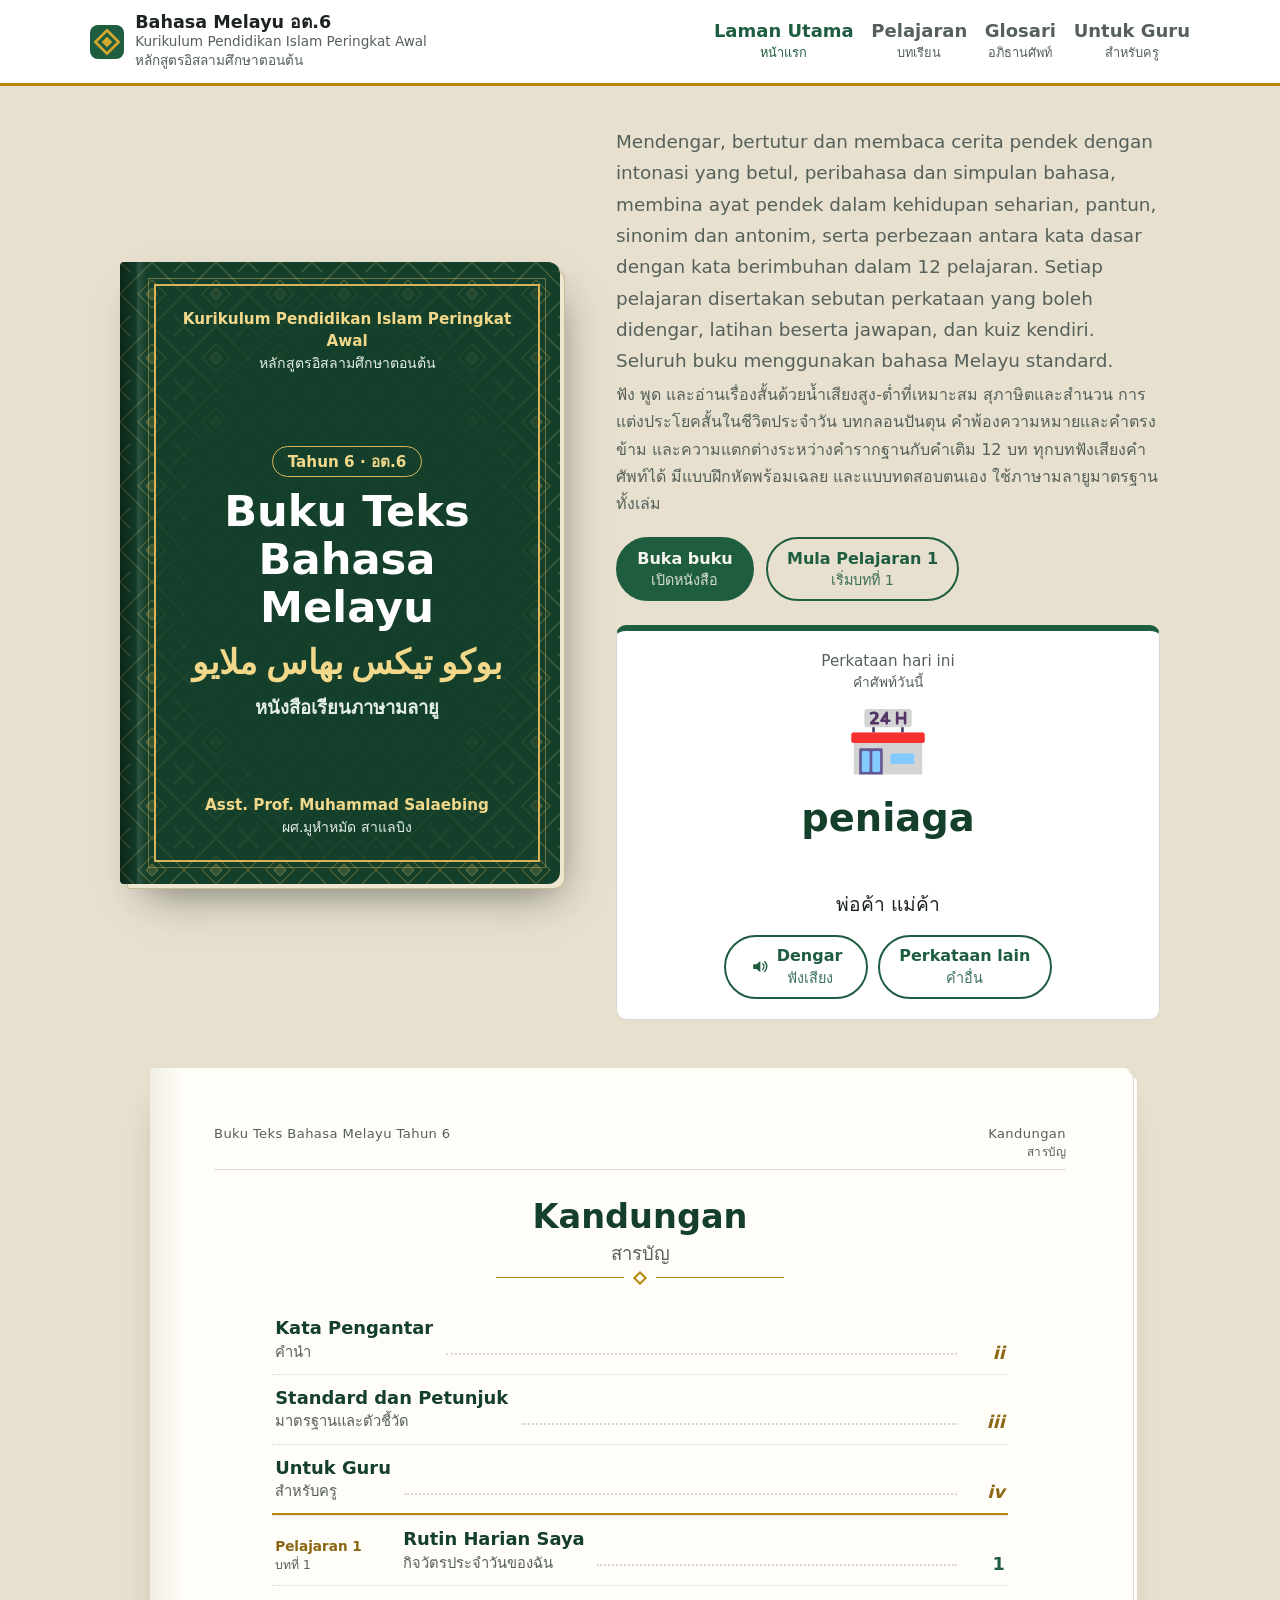
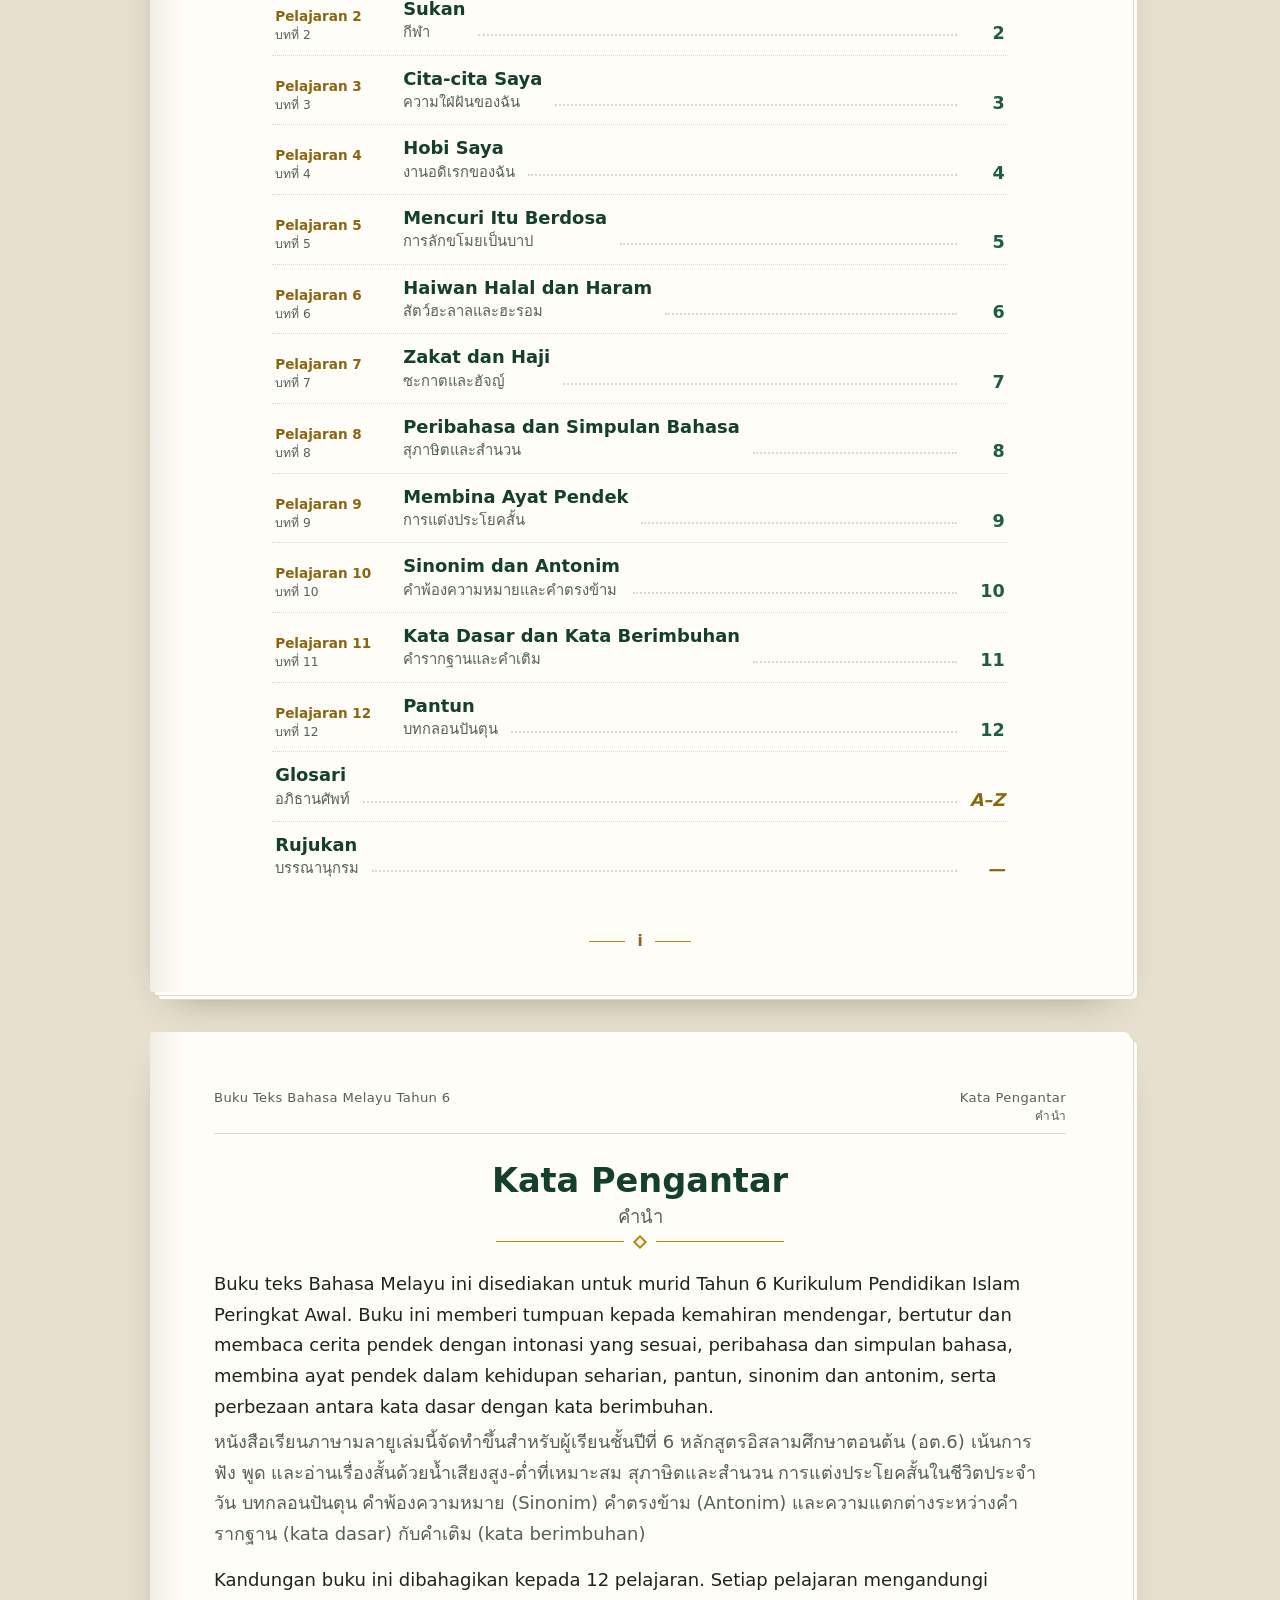
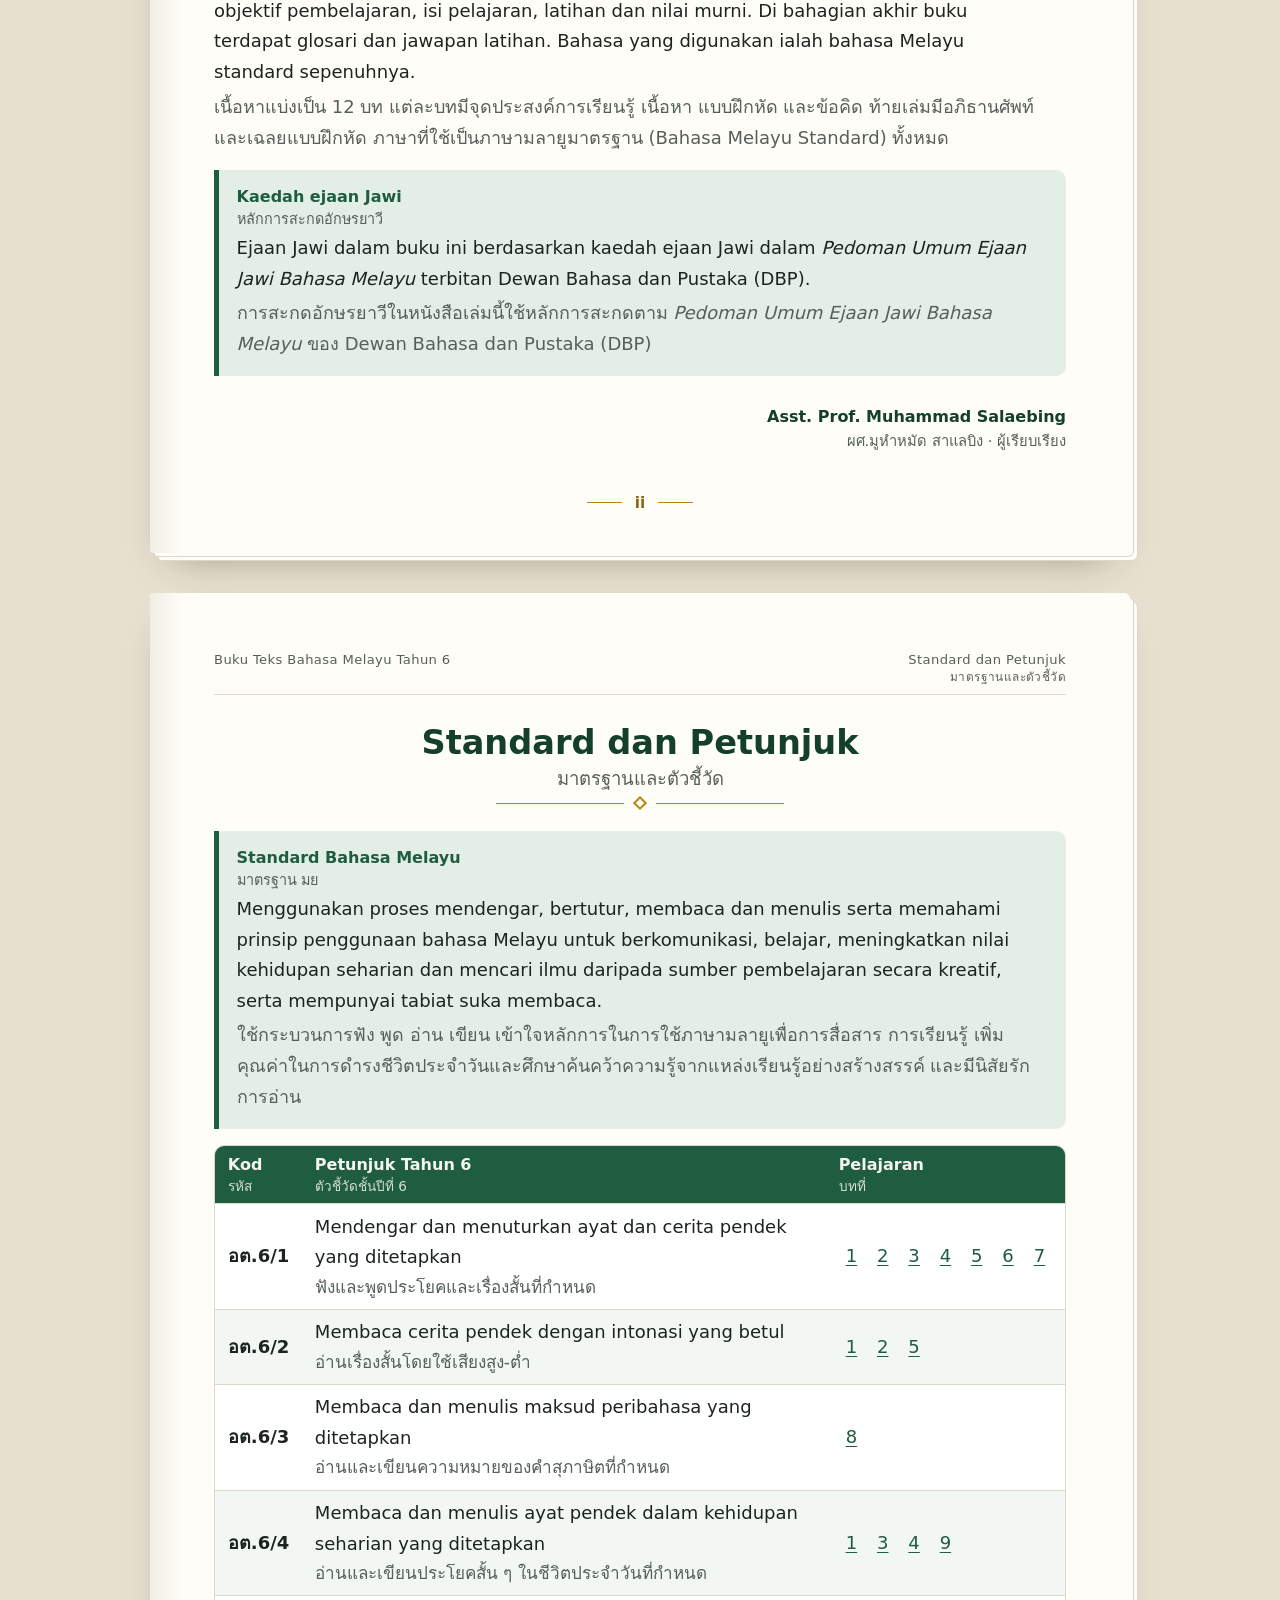
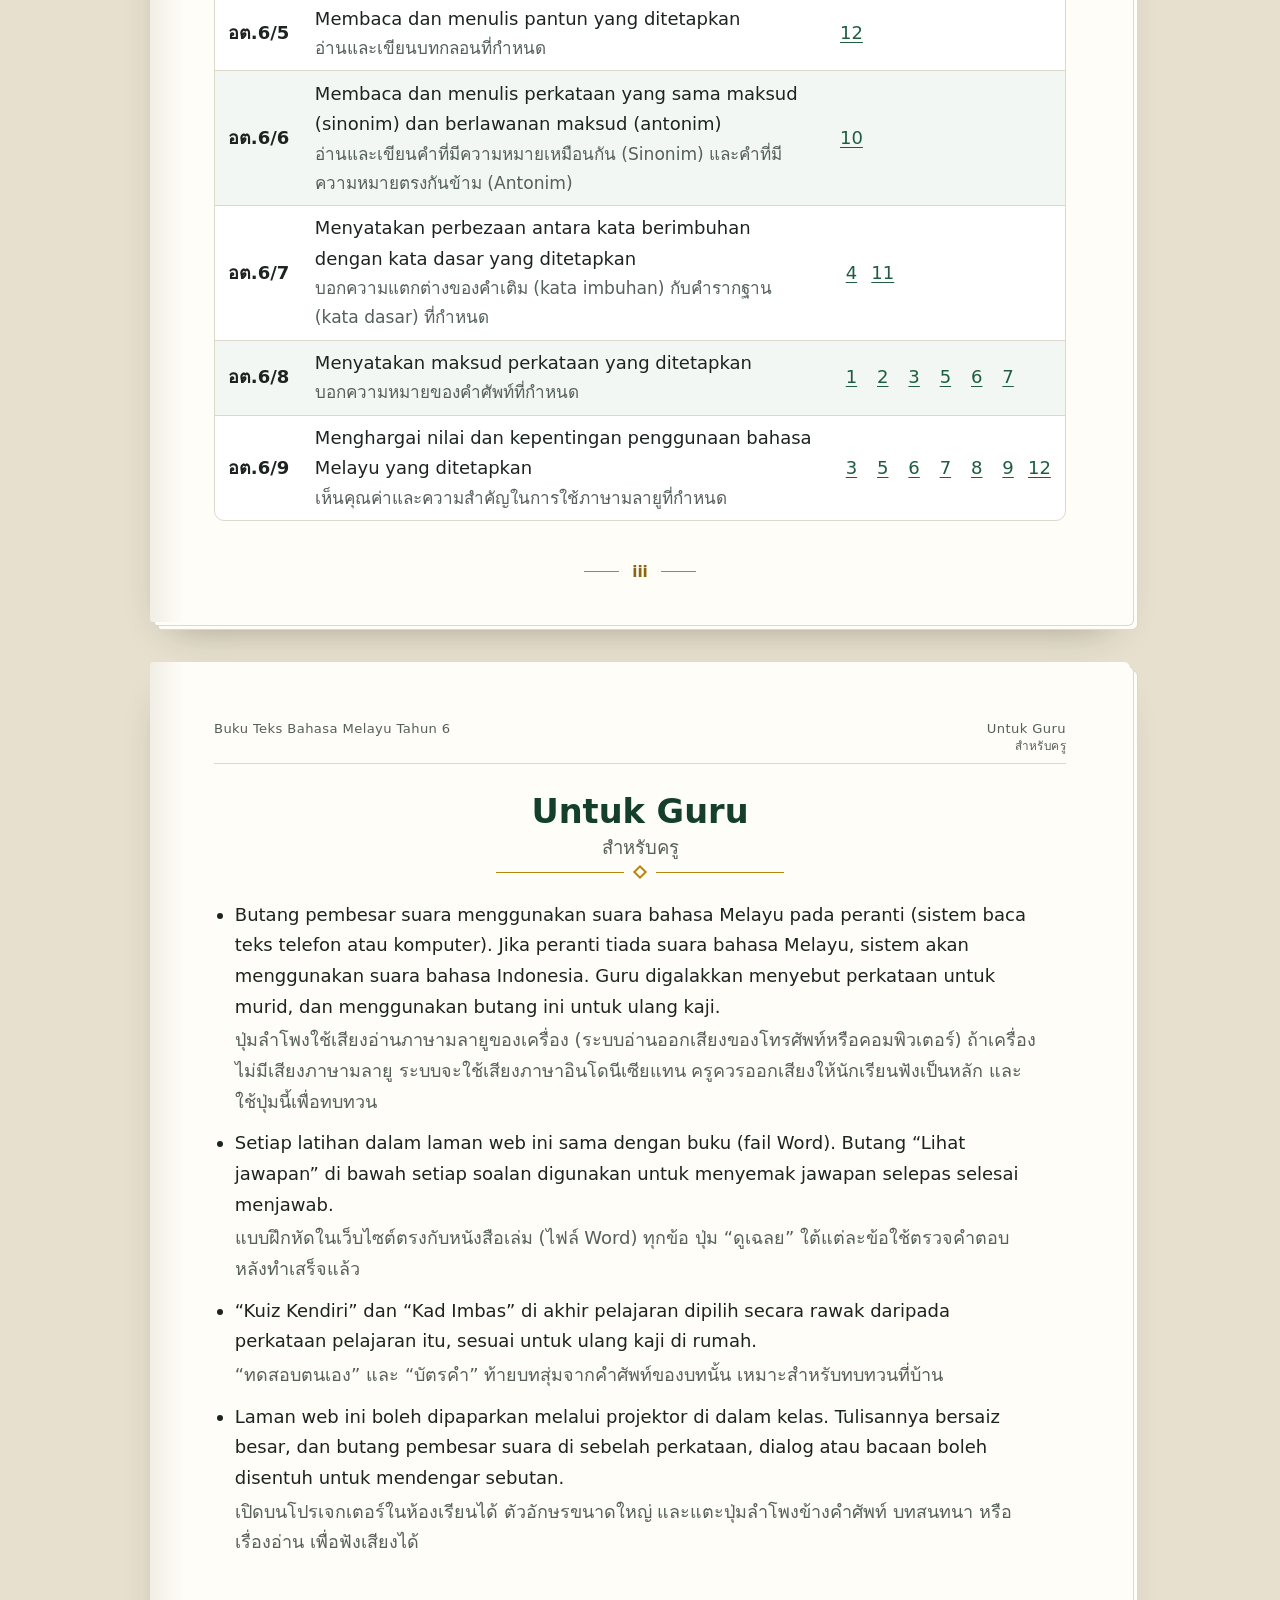
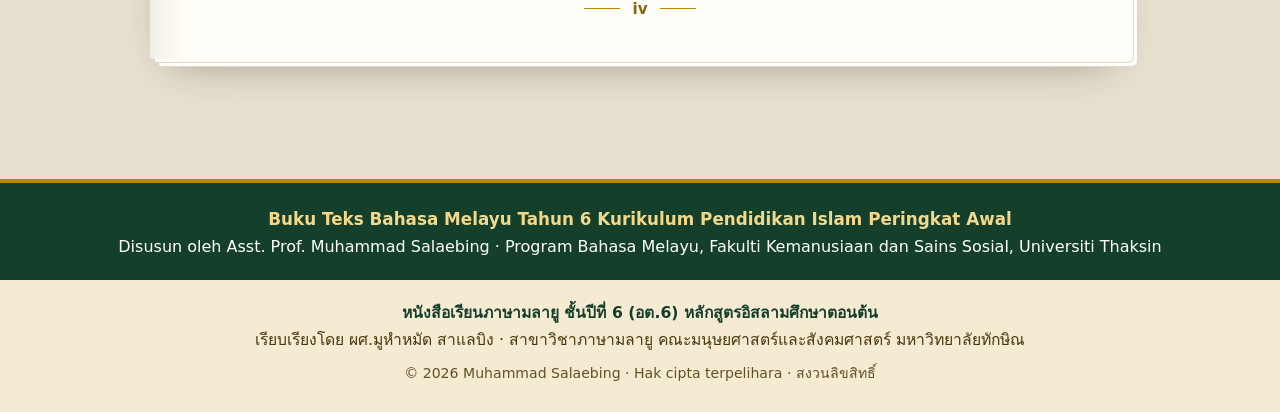
<file: index.html>
<!doctype html>
<html lang="th">
<head>
<meta charset="utf-8">
<meta name="viewport" content="width=device-width, initial-scale=1">
<meta http-equiv="Content-Security-Policy" content="default-src 'self'; script-src 'self' https://gc.zgo.at; style-src 'self' 'unsafe-inline' https://fonts.googleapis.com; font-src 'self' https://fonts.gstatic.com; img-src 'self' data: https://buku-bm-at6.goatcounter.com; connect-src 'self' https://buku-bm-at6.goatcounter.com; media-src 'self'; object-src 'none'; base-uri 'self'; form-action 'none'; upgrade-insecure-requests">
<meta name="referrer" content="strict-origin-when-cross-origin">
<title>Buku Teks Bahasa Melayu Tahun 6 · หนังสือเรียนภาษามลายู อต.6 — Kurikulum Pendidikan Islam Peringkat Awal · หลักสูตรอิสลามศึกษาตอนต้น</title>
<meta name="description" content="Buku teks Bahasa Melayu Tahun 6 dalam tulisan Rumi dan Jawi: 12 pelajaran, sebutan audio, latihan, kuiz dan PDF. หนังสือเรียนภาษามลายู ชั้นปีที่ 6 (อต.6) หลักสูตรอิสลามศึกษาตอนต้น 12 บท พร้อมเสียงอ่าน แบบฝึกหัด แบบทดสอบ และ PDF">
<link rel="canonical" href="https://salaebing-bahasa.github.io/buku-bm-at6/">
<meta name="author" content="Muhammad Salaebing (ผศ.มูหำหมัด สาแลบิง)">
<meta property="og:type" content="website">
<meta property="og:site_name" content="Buku Teks Bahasa Melayu Tahun 6 · หนังสือเรียนภาษามลายู อต.6">
<meta property="og:title" content="Buku Teks Bahasa Melayu Tahun 6 · หนังสือเรียนภาษามลายู อต.6 — Kurikulum Pendidikan Islam Peringkat Awal · หลักสูตรอิสลามศึกษาตอนต้น">
<meta property="og:description" content="Buku teks Bahasa Melayu Tahun 6 dalam tulisan Rumi dan Jawi: 12 pelajaran, sebutan audio, latihan, kuiz dan PDF. หนังสือเรียนภาษามลายู ชั้นปีที่ 6 (อต.6) หลักสูตรอิสลามศึกษาตอนต้น 12 บท พร้อมเสียงอ่าน แบบฝึกหัด แบบทดสอบ และ PDF">
<meta property="og:url" content="https://salaebing-bahasa.github.io/buku-bm-at6/">
<meta property="og:image" content="https://salaebing-bahasa.github.io/buku-bm-at6/assets/share.png">
<meta property="og:image:width" content="1200">
<meta property="og:image:height" content="630">
<meta property="og:locale" content="th_TH">
<meta property="og:locale:alternate" content="ms_MY">
<meta name="twitter:card" content="summary_large_image">
<script type="application/ld+json">{"@context":"https://schema.org","@type":"Book","name":"Buku Teks Bahasa Melayu Tahun 6","alternateName":"หนังสือเรียนภาษามลายู อต.6","url":"https://salaebing-bahasa.github.io/buku-bm-at6/","inLanguage":["ms","th"],"author":{"@type":"Person","name":"Muhammad Salaebing","alternateName":"ผศ.มูหำหมัด สาแลบิง","jobTitle":"Assistant Professor","affiliation":{"@type":"CollegeOrUniversity","name":"Thaksin University","alternateName":"มหาวิทยาลัยทักษิณ"}},"educationalLevel":"Tahun 6 (อต.6)","audience":{"@type":"EducationalAudience","educationalRole":"student"},"isAccessibleForFree":true,"description":"Buku teks Bahasa Melayu Tahun 6, Kurikulum Pendidikan Islam Peringkat Awal · หนังสือเรียนภาษามลายู ชั้นปีที่ 6 หลักสูตรอิสลามศึกษาตอนต้น","hasPart":[{"@type":"LearningResource","position":1,"name":"Rutin Harian Saya (กิจวัตรประจำวันของฉัน)","url":"https://salaebing-bahasa.github.io/buku-bm-at6/pelajaran/01.html"},{"@type":"LearningResource","position":2,"name":"Sukan (กีฬา)","url":"https://salaebing-bahasa.github.io/buku-bm-at6/pelajaran/02.html"},{"@type":"LearningResource","position":3,"name":"Cita-cita Saya (ความใฝ่ฝันของฉัน)","url":"https://salaebing-bahasa.github.io/buku-bm-at6/pelajaran/03.html"},{"@type":"LearningResource","position":4,"name":"Hobi Saya (งานอดิเรกของฉัน)","url":"https://salaebing-bahasa.github.io/buku-bm-at6/pelajaran/04.html"},{"@type":"LearningResource","position":5,"name":"Mencuri Itu Berdosa (การลักขโมยเป็นบาป)","url":"https://salaebing-bahasa.github.io/buku-bm-at6/pelajaran/05.html"},{"@type":"LearningResource","position":6,"name":"Haiwan Halal dan Haram (สัตว์ฮะลาลและฮะรอม)","url":"https://salaebing-bahasa.github.io/buku-bm-at6/pelajaran/06.html"},{"@type":"LearningResource","position":7,"name":"Zakat dan Haji (ซะกาตและฮัจญ์)","url":"https://salaebing-bahasa.github.io/buku-bm-at6/pelajaran/07.html"},{"@type":"LearningResource","position":8,"name":"Peribahasa dan Simpulan Bahasa (สุภาษิตและสำนวน)","url":"https://salaebing-bahasa.github.io/buku-bm-at6/pelajaran/08.html"},{"@type":"LearningResource","position":9,"name":"Membina Ayat Pendek (การแต่งประโยคสั้น)","url":"https://salaebing-bahasa.github.io/buku-bm-at6/pelajaran/09.html"},{"@type":"LearningResource","position":10,"name":"Sinonim dan Antonim (คำพ้องความหมายและคำตรงข้าม)","url":"https://salaebing-bahasa.github.io/buku-bm-at6/pelajaran/10.html"},{"@type":"LearningResource","position":11,"name":"Kata Dasar dan Kata Berimbuhan (คำรากฐานและคำเติม)","url":"https://salaebing-bahasa.github.io/buku-bm-at6/pelajaran/11.html"},{"@type":"LearningResource","position":12,"name":"Pantun (บทกลอนปันตุน)","url":"https://salaebing-bahasa.github.io/buku-bm-at6/pelajaran/12.html"}]}</script>
<link rel="preconnect" href="https://fonts.googleapis.com"><link rel="preconnect" href="https://fonts.gstatic.com" crossorigin><link href="https://fonts.googleapis.com/css2?family=Bai+Jamjuree:wght@500;600;700&family=Noto+Naskh+Arabic:wght@400;600&family=Sarabun:ital,wght@0,400;0,600;1,400&display=swap" rel="stylesheet">
<link rel="stylesheet" href="assets/style.css">
<link rel="icon" href="assets/favicon.svg" type="image/svg+xml">
</head>
<body>
<a class="skip" href="#isi"><span class="bi"><span lang="ms">Langkau ke kandungan</span><span class="tr">ข้ามไปยังเนื้อหา</span></span></a>
<header class="site-head">
  <a class="brand" href="index.html"><span class="mark" aria-hidden="true"></span><span>Bahasa Melayu อต.6<small lang="ms">Kurikulum Pendidikan Islam Peringkat Awal</small><small>หลักสูตรอิสลามศึกษาตอนต้น</small></span></a>
  <nav aria-label="Menu utama · เมนูหลัก"><a href="index.html" aria-current="page"><span lang="ms">Laman Utama</span><small>หน้าแรก</small></a><a href="index.html#pelajaran"><span lang="ms">Pelajaran</span><small>บทเรียน</small></a><a href="glosari.html"><span lang="ms">Glosari</span><small>อภิธานศัพท์</small></a><a href="index.html#guru"><span lang="ms">Untuk Guru</span><small>สำหรับครู</small></a></nav>
</header>
<main id="isi">

<section class="cover-wrap">
  <div class="cover">
    <div class="cv-frame">
      <p class="cv-top"><span lang="ms">Kurikulum Pendidikan Islam Peringkat Awal</span><span class="cv-th">หลักสูตรอิสลามศึกษาตอนต้น</span></p>
      <div class="cv-mid">
        <p class="cv-year"><span lang="ms">Tahun 6</span> · อต.6</p>
        <h1><span lang="ms">Buku Teks<br>Bahasa Melayu</span></h1>
        <p class="cv-jw" lang="ms-Arab" dir="rtl">بوکو تيکس بهاس ملايو</p>
        <p class="cv-th-title">หนังสือเรียนภาษามลายู</p>
      </div>
      <p class="cv-author"><span lang="ms">Asst. Prof. Muhammad Salaebing</span><span class="cv-th">ผศ.มูหำหมัด สาแลบิง</span></p>
    </div>
  </div>
  <div class="cover-side">
    <div class="dw lede"><p lang="ms">Mendengar, bertutur dan membaca cerita pendek dengan intonasi yang betul, peribahasa dan simpulan bahasa, membina ayat pendek dalam kehidupan seharian, pantun, sinonim dan antonim, serta perbezaan antara kata dasar dengan kata berimbuhan dalam 12 pelajaran. Setiap pelajaran disertakan sebutan perkataan yang boleh didengar, latihan beserta jawapan, dan kuiz kendiri. Seluruh buku menggunakan bahasa Melayu standard.</p><p class="tr">ฟัง พูด และอ่านเรื่องสั้นด้วยน้ำเสียงสูง-ต่ำที่เหมาะสม สุภาษิตและสำนวน การแต่งประโยคสั้นในชีวิตประจำวัน บทกลอนปันตุน คำพ้องความหมายและคำตรงข้าม และความแตกต่างระหว่างคำรากฐานกับคำเติม 12 บท ทุกบทฟังเสียงคำศัพท์ได้ มีแบบฝึกหัดพร้อมเฉลย และแบบทดสอบตนเอง ใช้ภาษามลายูมาตรฐานทั้งเล่ม</p></div>
    <div class="actions"><a class="btn" href="#pelajaran"><span class="bi"><span lang="ms">Buka buku</span><span class="tr">เปิดหนังสือ</span></span></a><a class="btn-ghost" href="pelajaran/01.html"><span class="bi"><span lang="ms">Mula Pelajaran 1</span><span class="tr">เริ่มบทที่ 1</span></span></a></div>
    <figure class="word" aria-live="polite">
      <p class="word-label"><span class="bi"><span lang="ms">Perkataan hari ini</span><span class="tr">คำศัพท์วันนี้</span></span></p>
      <img class="w-pic" id="w-pic" src="" alt="" width="84" height="84" hidden>
      <p class="w-ms" id="w-ms">—</p>
      <p class="w-jw jw" id="w-jw" lang="ms-Arab" dir="rtl"></p>
      <p class="w-th" id="w-th"></p>
      <div class="word-foot"><button type="button" class="btn-ghost" id="w-say"><svg viewBox="0 0 24 24" aria-hidden="true"><path d="M4 9h4l5-4v14l-5-4H4z" fill="currentColor"/><path d="M16 8.5a5 5 0 0 1 0 7M18.5 6a8.5 8.5 0 0 1 0 12" fill="none" stroke="currentColor" stroke-width="1.8" stroke-linecap="round"/></svg><span><span class="bi"><span lang="ms">Dengar</span><span class="tr">ฟังเสียง</span></span></span></button><button type="button" class="btn-ghost" id="w-next"><span class="bi"><span lang="ms">Perkataan lain</span><span class="tr">คำอื่น</span></span></button></div>
    </figure>
  </div>
  <script type="application/json" id="words">[{"ms":"badminton","th":"แบดมินตัน","img":"badminton","unit":2},{"ms":"bangun","th":"ตื่นนอน","img":"bangun","unit":1},{"ms":"berat","th":"หนัก","unit":8},{"ms":"berdosa","th":"เป็นบาป","unit":5},{"ms":"berenang","th":"ว่ายน้ำ","img":"berenang","unit":2},{"ms":"berjumpa","th":"พบกัน","img":"berjumpa","unit":12},{"ms":"berkebun","th":"ทำสวน","img":"berkebun","unit":4},{"ms":"berkhat","th":"เขียนอักษรวิจิตร (คัต)","unit":4},{"ms":"berkuku tajam","th":"มีกรงเล็บแหลมคม","unit":6},{"ms":"berlari","th":"วิ่ง","img":"berlari","unit":2},{"ms":"bersaie","th":"เดินสะแอ","unit":7},{"ms":"bersalah","th":"รู้สึกผิด","unit":5},{"ms":"bersarapan","th":"รับประทานอาหารเช้า","img":"bersarapan","unit":1},{"ms":"bertaring","th":"มีเขี้ยว","unit":6},{"ms":"bertawaf","th":"เดินเวียนรอบกะอ์บะฮ์ (เฏาะวาฟ)","unit":7},{"ms":"berwukuf","th":"พักที่อะเราะฟะฮ์ (วุกูฟ)","unit":7},{"ms":"binatang ternakan","th":"สัตว์เลี้ยงในฟาร์ม ปศุสัตว์","img":"binatang-ternakan","unit":7},{"ms":"bola sepak","th":"ฟุตบอล","img":"bola-sepak","unit":2},{"ms":"budi","th":"ความดี คุณธรรม","unit":12},{"ms":"cita-cita","th":"ความใฝ่ฝัน","unit":3},{"ms":"dijinjing","th":"ถูกหิ้ว (ด้วยมือ)","unit":8},{"ms":"dikenang","th":"ถูกจดจำ ระลึกถึง","unit":12},{"ms":"dipikul","th":"ถูกแบก (ด้วยไหล่)","unit":8},{"ms":"disembelih","th":"ถูกเชือด","unit":6},{"ms":"doktor","th":"แพทย์","img":"doktor","unit":3},{"ms":"emas","th":"ทองคำ","img":"emas","unit":7},{"ms":"fakir miskin","th":"คนยากจนขัดสน","unit":7},{"ms":"guru / ustaz","th":"ครู / ครูสอนศาสนา","img":"guru","unit":3},{"ms":"haiwan","th":"สัตว์","unit":6},{"ms":"hobi","th":"งานอดิเรก","unit":4},{"ms":"imam","th":"อิหม่าม","unit":3},{"ms":"jemaah haji","th":"ผู้แสวงบุญ (ฮุจญาจ)","unit":7},{"ms":"jururawat","th":"พยาบาล","img":"jururawat","unit":3},{"ms":"jurutera","th":"วิศวกร","img":"jurutera","unit":3},{"ms":"kalah","th":"แพ้","img":"kalah","unit":2},{"ms":"kerja rumah","th":"การบ้าน","img":"kerja-rumah","unit":1},{"ms":"mampu","th":"มีความสามารถ","unit":7},{"ms":"melukis","th":"วาดภาพ","img":"melukis","unit":4},{"ms":"memaafkan","th":"ให้อภัย","unit":5},{"ms":"memanah","th":"ยิงธนู","img":"memanah","unit":2},{"ms":"memancing","th":"ตกปลา","img":"memancing","unit":4},{"ms":"memasak","th":"ทำอาหาร","img":"memasak","unit":4},{"ms":"membaca","th":"อ่านหนังสือ","img":"membaca","unit":4},{"ms":"meminta maaf","th":"ขอโทษ","unit":5},{"ms":"memulangkan","th":"ส่งคืน","unit":5},{"ms":"menang","th":"ชนะ","img":"menang","unit":2},{"ms":"mencuri","th":"ขโมย","unit":5},{"ms":"mengaji","th":"อ่านอัลกุรอาน","unit":1},{"ms":"mengambil wuduk","th":"อาบน้ำละหมาด","unit":1},{"ms":"menulis","th":"เขียน","img":"menulis","unit":4},{"ms":"menumpang","th":"อาศัย ขอใช้","unit":12},{"ms":"menunaikan haji","th":"ประกอบพิธีฮัจญ์","unit":7},{"ms":"menunggang kuda","th":"ขี่ม้า","img":"menunggang-kuda","unit":2},{"ms":"nelayan","th":"ชาวประมง","img":"nelayan","unit":3},{"ms":"padi","th":"ข้าวเปลือก","img":"padi","unit":7},{"ms":"pakaian ihram","th":"ชุดเอียะห์รอม","unit":7},{"ms":"pasukan","th":"ทีม","unit":2},{"ms":"peliharaan","th":"สัตว์เลี้ยง","unit":6},{"ms":"pencuri","th":"ขโมย (ผู้ขโมย)","unit":5},{"ms":"peniaga","th":"พ่อค้า แม่ค้า","img":"peniaga","unit":3},{"ms":"perak","th":"เงิน (โลหะ)","unit":7},{"ms":"petani","th":"ชาวนา เกษตรกร","img":"petani","unit":3},{"ms":"polis","th":"ตำรวจ","img":"polis","unit":3},{"ms":"ringan","th":"เบา","img":"ringan","unit":8},{"ms":"rutin harian","th":"กิจวัตรประจำวัน","unit":1},{"ms":"sepak takraw","th":"ตะกร้อ","img":"sepak-takraw","unit":2},{"ms":"sumur","th":"บ่อน้ำ","unit":12},{"ms":"tanpa izin","th":"โดยไม่ได้รับอนุญาต","unit":5},{"ms":"tekun","th":"ขยัน ตั้งใจ","unit":1},{"ms":"zakat fitrah","th":"ซะกาตฟิฏเราะฮ์","unit":7},{"ms":"zakat harta","th":"ซะกาตทรัพย์สิน","unit":7}]</script>
</section>

<article class="sheet" id="pelajaran">
  <p class="running" aria-hidden="true"><span lang="ms">Buku Teks Bahasa Melayu Tahun 6</span><span><span class="bi"><span lang="ms">Kandungan</span><span class="tr">สารบัญ</span></span></span></p>
  <h2 class="sheet-title"><span lang="ms">Kandungan</span><span class="h-th">สารบัญ</span></h2>
  <p class="orn" aria-hidden="true"><span></span></p>
  <ol class="toc"><li class="toc-front"><a href="#pengenalan"><span class="toc-t"><span lang="ms">Kata Pengantar</span><small>คำนำ</small></span><span class="toc-dots"></span><span class="toc-pg">ii</span></a></li><li class="toc-front"><a href="#standard"><span class="toc-t"><span lang="ms">Standard dan Petunjuk</span><small>มาตรฐานและตัวชี้วัด</small></span><span class="toc-dots"></span><span class="toc-pg">iii</span></a></li><li class="toc-front"><a href="#guru"><span class="toc-t"><span lang="ms">Untuk Guru</span><small>สำหรับครู</small></span><span class="toc-dots"></span><span class="toc-pg">iv</span></a></li><li><a href="pelajaran/01.html"><span class="toc-k"><span class="bi"><span lang="ms">Pelajaran 1</span><span class="tr">บทที่ 1</span></span></span><span class="toc-t">Rutin Harian Saya<small>กิจวัตรประจำวันของฉัน</small></span><span class="toc-dots"></span><span class="toc-pg">1</span></a></li><li><a href="pelajaran/02.html"><span class="toc-k"><span class="bi"><span lang="ms">Pelajaran 2</span><span class="tr">บทที่ 2</span></span></span><span class="toc-t">Sukan<small>กีฬา</small></span><span class="toc-dots"></span><span class="toc-pg">2</span></a></li><li><a href="pelajaran/03.html"><span class="toc-k"><span class="bi"><span lang="ms">Pelajaran 3</span><span class="tr">บทที่ 3</span></span></span><span class="toc-t">Cita-cita Saya<small>ความใฝ่ฝันของฉัน</small></span><span class="toc-dots"></span><span class="toc-pg">3</span></a></li><li><a href="pelajaran/04.html"><span class="toc-k"><span class="bi"><span lang="ms">Pelajaran 4</span><span class="tr">บทที่ 4</span></span></span><span class="toc-t">Hobi Saya<small>งานอดิเรกของฉัน</small></span><span class="toc-dots"></span><span class="toc-pg">4</span></a></li><li><a href="pelajaran/05.html"><span class="toc-k"><span class="bi"><span lang="ms">Pelajaran 5</span><span class="tr">บทที่ 5</span></span></span><span class="toc-t">Mencuri Itu Berdosa<small>การลักขโมยเป็นบาป</small></span><span class="toc-dots"></span><span class="toc-pg">5</span></a></li><li><a href="pelajaran/06.html"><span class="toc-k"><span class="bi"><span lang="ms">Pelajaran 6</span><span class="tr">บทที่ 6</span></span></span><span class="toc-t">Haiwan Halal dan Haram<small>สัตว์ฮะลาลและฮะรอม</small></span><span class="toc-dots"></span><span class="toc-pg">6</span></a></li><li><a href="pelajaran/07.html"><span class="toc-k"><span class="bi"><span lang="ms">Pelajaran 7</span><span class="tr">บทที่ 7</span></span></span><span class="toc-t">Zakat dan Haji<small>ซะกาตและฮัจญ์</small></span><span class="toc-dots"></span><span class="toc-pg">7</span></a></li><li><a href="pelajaran/08.html"><span class="toc-k"><span class="bi"><span lang="ms">Pelajaran 8</span><span class="tr">บทที่ 8</span></span></span><span class="toc-t">Peribahasa dan Simpulan Bahasa<small>สุภาษิตและสำนวน</small></span><span class="toc-dots"></span><span class="toc-pg">8</span></a></li><li><a href="pelajaran/09.html"><span class="toc-k"><span class="bi"><span lang="ms">Pelajaran 9</span><span class="tr">บทที่ 9</span></span></span><span class="toc-t">Membina Ayat Pendek<small>การแต่งประโยคสั้น</small></span><span class="toc-dots"></span><span class="toc-pg">9</span></a></li><li><a href="pelajaran/10.html"><span class="toc-k"><span class="bi"><span lang="ms">Pelajaran 10</span><span class="tr">บทที่ 10</span></span></span><span class="toc-t">Sinonim dan Antonim<small>คำพ้องความหมายและคำตรงข้าม</small></span><span class="toc-dots"></span><span class="toc-pg">10</span></a></li><li><a href="pelajaran/11.html"><span class="toc-k"><span class="bi"><span lang="ms">Pelajaran 11</span><span class="tr">บทที่ 11</span></span></span><span class="toc-t">Kata Dasar dan Kata Berimbuhan<small>คำรากฐานและคำเติม</small></span><span class="toc-dots"></span><span class="toc-pg">11</span></a></li><li><a href="pelajaran/12.html"><span class="toc-k"><span class="bi"><span lang="ms">Pelajaran 12</span><span class="tr">บทที่ 12</span></span></span><span class="toc-t">Pantun<small>บทกลอนปันตุน</small></span><span class="toc-dots"></span><span class="toc-pg">12</span></a></li><li class="toc-front"><a href="glosari.html"><span class="toc-t"><span lang="ms">Glosari</span><small>อภิธานศัพท์</small></span><span class="toc-dots"></span><span class="toc-pg">A–Z</span></a></li><li class="toc-front"><a href="rujukan.html"><span class="toc-t"><span lang="ms">Rujukan</span><small>บรรณานุกรม</small></span><span class="toc-dots"></span><span class="toc-pg">—</span></a></li></ol>
  <p class="folio" aria-hidden="true"><span>i</span></p>
</article>

<article class="sheet" id="pengenalan">
  <p class="running" aria-hidden="true"><span lang="ms">Buku Teks Bahasa Melayu Tahun 6</span><span><span class="bi"><span lang="ms">Kata Pengantar</span><span class="tr">คำนำ</span></span></span></p>
  <h2 class="sheet-title"><span lang="ms">Kata Pengantar</span><span class="h-th">คำนำ</span></h2>
  <p class="orn" aria-hidden="true"><span></span></p>
  <div class="dw prose"><p lang="ms">Buku teks Bahasa Melayu ini disediakan untuk murid Tahun 6 Kurikulum Pendidikan Islam Peringkat Awal. Buku ini memberi tumpuan kepada kemahiran mendengar, bertutur dan membaca cerita pendek dengan intonasi yang sesuai, peribahasa dan simpulan bahasa, membina ayat pendek dalam kehidupan seharian, pantun, sinonim dan antonim, serta perbezaan antara kata dasar dengan kata berimbuhan.</p><p class="tr">หนังสือเรียนภาษามลายูเล่มนี้จัดทำขึ้นสำหรับผู้เรียนชั้นปีที่ 6 หลักสูตรอิสลามศึกษาตอนต้น (อต.6) เน้นการฟัง พูด และอ่านเรื่องสั้นด้วยน้ำเสียงสูง-ต่ำที่เหมาะสม สุภาษิตและสำนวน การแต่งประโยคสั้นในชีวิตประจำวัน บทกลอนปันตุน คำพ้องความหมาย (Sinonim) คำตรงข้าม (Antonim) และความแตกต่างระหว่างคำรากฐาน (kata dasar) กับคำเติม (kata berimbuhan)</p></div><div class="dw prose"><p lang="ms">Kandungan buku ini dibahagikan kepada 12 pelajaran. Setiap pelajaran mengandungi objektif pembelajaran, isi pelajaran, latihan dan nilai murni. Di bahagian akhir buku terdapat glosari dan jawapan latihan. Bahasa yang digunakan ialah bahasa Melayu standard sepenuhnya.</p><p class="tr">เนื้อหาแบ่งเป็น 12 บท แต่ละบทมีจุดประสงค์การเรียนรู้ เนื้อหา แบบฝึกหัด และข้อคิด ท้ายเล่มมีอภิธานศัพท์และเฉลยแบบฝึกหัด ภาษาที่ใช้เป็นภาษามลายูมาตรฐาน (Bahasa Melayu Standard) ทั้งหมด</p></div>
  <aside class="box ejaan"><p class="box-t"><span class="bi"><span lang="ms">Kaedah ejaan Jawi</span><span class="tr">หลักการสะกดอักษรยาวี</span></span></p><p lang="ms">Ejaan Jawi dalam buku ini berdasarkan kaedah ejaan Jawi dalam <em>Pedoman Umum Ejaan Jawi Bahasa Melayu</em> terbitan Dewan Bahasa dan Pustaka (DBP).</p><p class="tr">การสะกดอักษรยาวีในหนังสือเล่มนี้ใช้หลักการสะกดตาม <em>Pedoman Umum Ejaan Jawi Bahasa Melayu</em> ของ Dewan Bahasa dan Pustaka (DBP)</p></aside>
  <p class="sign"><span lang="ms">Asst. Prof. Muhammad Salaebing</span><span class="tr">ผศ.มูหำหมัด สาแลบิง · ผู้เรียบเรียง</span></p>
  <p class="folio" aria-hidden="true"><span>ii</span></p>
</article>

<article class="sheet" id="standard">
  <p class="running" aria-hidden="true"><span lang="ms">Buku Teks Bahasa Melayu Tahun 6</span><span><span class="bi"><span lang="ms">Standard dan Petunjuk</span><span class="tr">มาตรฐานและตัวชี้วัด</span></span></span></p>
  <h2 class="sheet-title"><span lang="ms">Standard dan Petunjuk</span><span class="h-th">มาตรฐานและตัวชี้วัด</span></h2>
  <p class="orn" aria-hidden="true"><span></span></p>
  <aside class="box"><p class="box-t"><span class="bi"><span lang="ms">Standard Bahasa Melayu</span><span class="tr">มาตรฐาน มย</span></span></p><p lang="ms">Menggunakan proses mendengar, bertutur, membaca dan menulis serta memahami prinsip penggunaan bahasa Melayu untuk berkomunikasi, belajar, meningkatkan nilai kehidupan seharian dan mencari ilmu daripada sumber pembelajaran secara kreatif, serta mempunyai tabiat suka membaca.</p><p class="tr">ใช้กระบวนการฟัง พูด อ่าน เขียน เข้าใจหลักการในการใช้ภาษามลายูเพื่อการสื่อสาร การเรียนรู้ เพิ่มคุณค่าในการดำรงชีวิตประจำวันและศึกษาค้นคว้าความรู้จากแหล่งเรียนรู้อย่างสร้างสรรค์ และมีนิสัยรักการอ่าน</p></aside>
  <div class="tbl"><table class="map"><thead><tr><th><span class="bi"><span lang="ms">Kod</span><span class="tr">รหัส</span></span></th><th><span class="bi"><span lang="ms">Petunjuk Tahun 6</span><span class="tr">ตัวชี้วัดชั้นปีที่ 6</span></span></th><th><span class="bi"><span lang="ms">Pelajaran</span><span class="tr">บทที่</span></span></th></tr></thead><tbody><tr><td class="code">อต.6/1</td><td><span lang="ms">Mendengar dan menuturkan ayat dan cerita pendek yang ditetapkan</span><span class="td-th">ฟังและพูดประโยคและเรื่องสั้นที่กำหนด</span></td><td><a href="pelajaran/01.html">1</a> <a href="pelajaran/02.html">2</a> <a href="pelajaran/03.html">3</a> <a href="pelajaran/04.html">4</a> <a href="pelajaran/05.html">5</a> <a href="pelajaran/06.html">6</a> <a href="pelajaran/07.html">7</a></td></tr><tr><td class="code">อต.6/2</td><td><span lang="ms">Membaca cerita pendek dengan intonasi yang betul</span><span class="td-th">อ่านเรื่องสั้นโดยใช้เสียงสูง-ต่ำ</span></td><td><a href="pelajaran/01.html">1</a> <a href="pelajaran/02.html">2</a> <a href="pelajaran/05.html">5</a></td></tr><tr><td class="code">อต.6/3</td><td><span lang="ms">Membaca dan menulis maksud peribahasa yang ditetapkan</span><span class="td-th">อ่านและเขียนความหมายของคำสุภาษิตที่กำหนด</span></td><td><a href="pelajaran/08.html">8</a></td></tr><tr><td class="code">อต.6/4</td><td><span lang="ms">Membaca dan menulis ayat pendek dalam kehidupan seharian yang ditetapkan</span><span class="td-th">อ่านและเขียนประโยคสั้น ๆ ในชีวิตประจำวันที่กำหนด</span></td><td><a href="pelajaran/01.html">1</a> <a href="pelajaran/03.html">3</a> <a href="pelajaran/04.html">4</a> <a href="pelajaran/09.html">9</a></td></tr><tr><td class="code">อต.6/5</td><td><span lang="ms">Membaca dan menulis pantun yang ditetapkan</span><span class="td-th">อ่านและเขียนบทกลอนที่กำหนด</span></td><td><a href="pelajaran/12.html">12</a></td></tr><tr><td class="code">อต.6/6</td><td><span lang="ms">Membaca dan menulis perkataan yang sama maksud (sinonim) dan berlawanan maksud (antonim)</span><span class="td-th">อ่านและเขียนคำที่มีความหมายเหมือนกัน (Sinonim) และคำที่มีความหมายตรงกันข้าม (Antonim)</span></td><td><a href="pelajaran/10.html">10</a></td></tr><tr><td class="code">อต.6/7</td><td><span lang="ms">Menyatakan perbezaan antara kata berimbuhan dengan kata dasar yang ditetapkan</span><span class="td-th">บอกความแตกต่างของคำเติม (kata imbuhan) กับคำรากฐาน (kata dasar) ที่กำหนด</span></td><td><a href="pelajaran/04.html">4</a> <a href="pelajaran/11.html">11</a></td></tr><tr><td class="code">อต.6/8</td><td><span lang="ms">Menyatakan maksud perkataan yang ditetapkan</span><span class="td-th">บอกความหมายของคำศัพท์ที่กำหนด</span></td><td><a href="pelajaran/01.html">1</a> <a href="pelajaran/02.html">2</a> <a href="pelajaran/03.html">3</a> <a href="pelajaran/05.html">5</a> <a href="pelajaran/06.html">6</a> <a href="pelajaran/07.html">7</a></td></tr><tr><td class="code">อต.6/9</td><td><span lang="ms">Menghargai nilai dan kepentingan penggunaan bahasa Melayu yang ditetapkan</span><span class="td-th">เห็นคุณค่าและความสำคัญในการใช้ภาษามลายูที่กำหนด</span></td><td><a href="pelajaran/03.html">3</a> <a href="pelajaran/05.html">5</a> <a href="pelajaran/06.html">6</a> <a href="pelajaran/07.html">7</a> <a href="pelajaran/08.html">8</a> <a href="pelajaran/09.html">9</a> <a href="pelajaran/12.html">12</a></td></tr></tbody></table></div>
  <p class="folio" aria-hidden="true"><span>iii</span></p>
</article>

<article class="sheet" id="guru">
  <p class="running" aria-hidden="true"><span lang="ms">Buku Teks Bahasa Melayu Tahun 6</span><span><span class="bi"><span lang="ms">Untuk Guru</span><span class="tr">สำหรับครู</span></span></span></p>
  <h2 class="sheet-title"><span lang="ms">Untuk Guru</span><span class="h-th">สำหรับครู</span></h2>
  <p class="orn" aria-hidden="true"><span></span></p>
  <ul class="bul prose guru">
    <li><p lang="ms">Butang pembesar suara menggunakan suara bahasa Melayu pada peranti (sistem baca teks telefon atau komputer). Jika peranti tiada suara bahasa Melayu, sistem akan menggunakan suara bahasa Indonesia. Guru digalakkan menyebut perkataan untuk murid, dan menggunakan butang ini untuk ulang kaji.</p><p class="tr">ปุ่มลำโพงใช้เสียงอ่านภาษามลายูของเครื่อง (ระบบอ่านออกเสียงของโทรศัพท์หรือคอมพิวเตอร์) ถ้าเครื่องไม่มีเสียงภาษามลายู ระบบจะใช้เสียงภาษาอินโดนีเซียแทน ครูควรออกเสียงให้นักเรียนฟังเป็นหลัก และใช้ปุ่มนี้เพื่อทบทวน</p></li>
    <li><p lang="ms">Setiap latihan dalam laman web ini sama dengan buku (fail Word). Butang “Lihat jawapan” di bawah setiap soalan digunakan untuk menyemak jawapan selepas selesai menjawab.</p><p class="tr">แบบฝึกหัดในเว็บไซต์ตรงกับหนังสือเล่ม (ไฟล์ Word) ทุกข้อ ปุ่ม “ดูเฉลย” ใต้แต่ละข้อใช้ตรวจคำตอบหลังทำเสร็จแล้ว</p></li>
    <li><p lang="ms">“Kuiz Kendiri” dan “Kad Imbas” di akhir pelajaran dipilih secara rawak daripada perkataan pelajaran itu, sesuai untuk ulang kaji di rumah.</p><p class="tr">“ทดสอบตนเอง” และ “บัตรคำ” ท้ายบทสุ่มจากคำศัพท์ของบทนั้น เหมาะสำหรับทบทวนที่บ้าน</p></li>
    <li><p lang="ms">Laman web ini boleh dipaparkan melalui projektor di dalam kelas. Tulisannya bersaiz besar, dan butang pembesar suara di sebelah perkataan, dialog atau bacaan boleh disentuh untuk mendengar sebutan.</p><p class="tr">เปิดบนโปรเจกเตอร์ในห้องเรียนได้ ตัวอักษรขนาดใหญ่ และแตะปุ่มลำโพงข้างคำศัพท์ บทสนทนา หรือเรื่องอ่าน เพื่อฟังเสียงได้</p></li>
  </ul>
  <p class="folio" aria-hidden="true"><span>iv</span></p>
</article>
</main>
<footer class="site-foot">
  <div class="foot-ms" lang="ms">
    <p>Buku Teks Bahasa Melayu Tahun 6 Kurikulum Pendidikan Islam Peringkat Awal</p>
    <p>Disusun oleh Asst. Prof. Muhammad Salaebing · Program Bahasa Melayu, Fakulti Kemanusiaan dan Sains Sosial, Universiti Thaksin</p>
  </div>
  <div class="foot-th">
    <p>หนังสือเรียนภาษามลายู ชั้นปีที่ 6 (อต.6) หลักสูตรอิสลามศึกษาตอนต้น</p>
    <p>เรียบเรียงโดย ผศ.มูหำหมัด สาแลบิง · สาขาวิชาภาษามลายู คณะมนุษยศาสตร์และสังคมศาสตร์ มหาวิทยาลัยทักษิณ</p>
    <p class="copy">© 2026 Muhammad Salaebing · <span lang="ms">Hak cipta terpelihara</span> · สงวนลิขสิทธิ์</p>
  </div>
</footer>
<script src="assets/app.js"></script>
<script data-goatcounter="https://buku-bm-at6.goatcounter.com/count" async src="https://gc.zgo.at/count.js"></script>
</body>
</html>
</file>
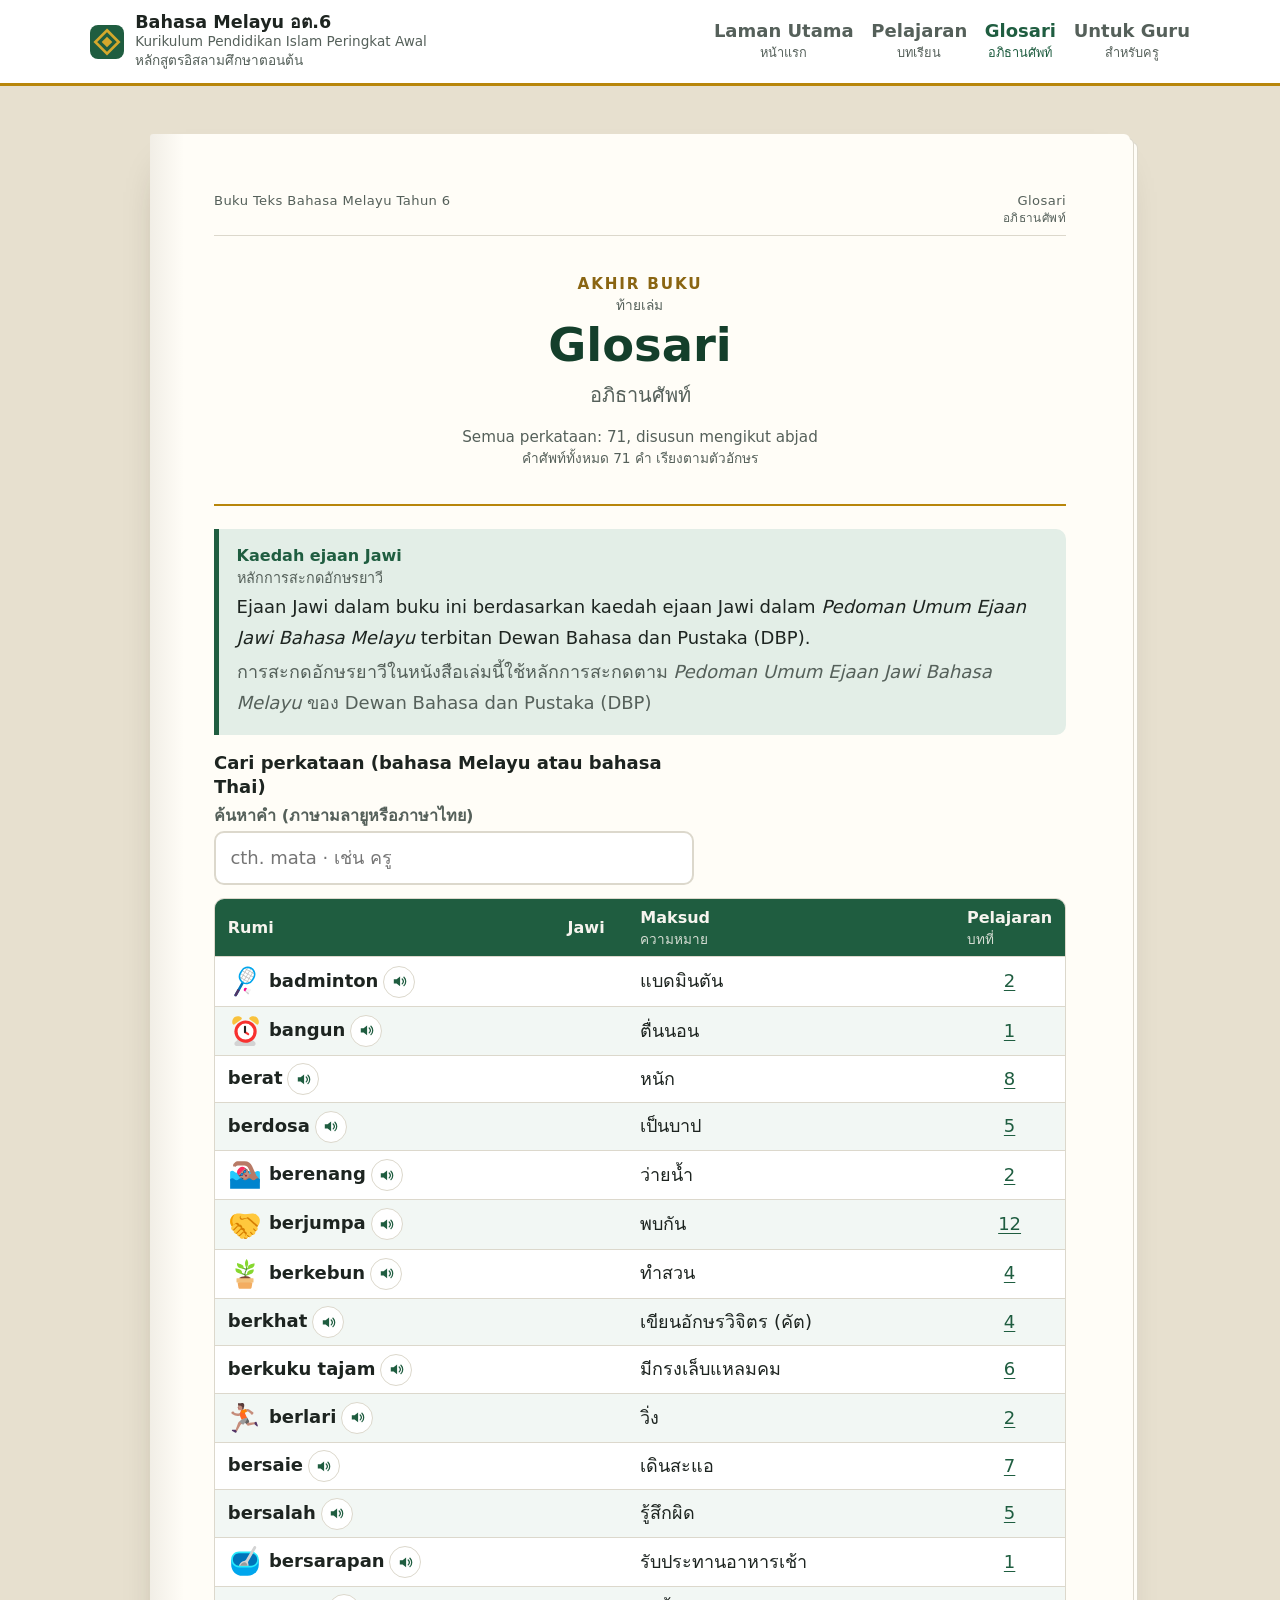
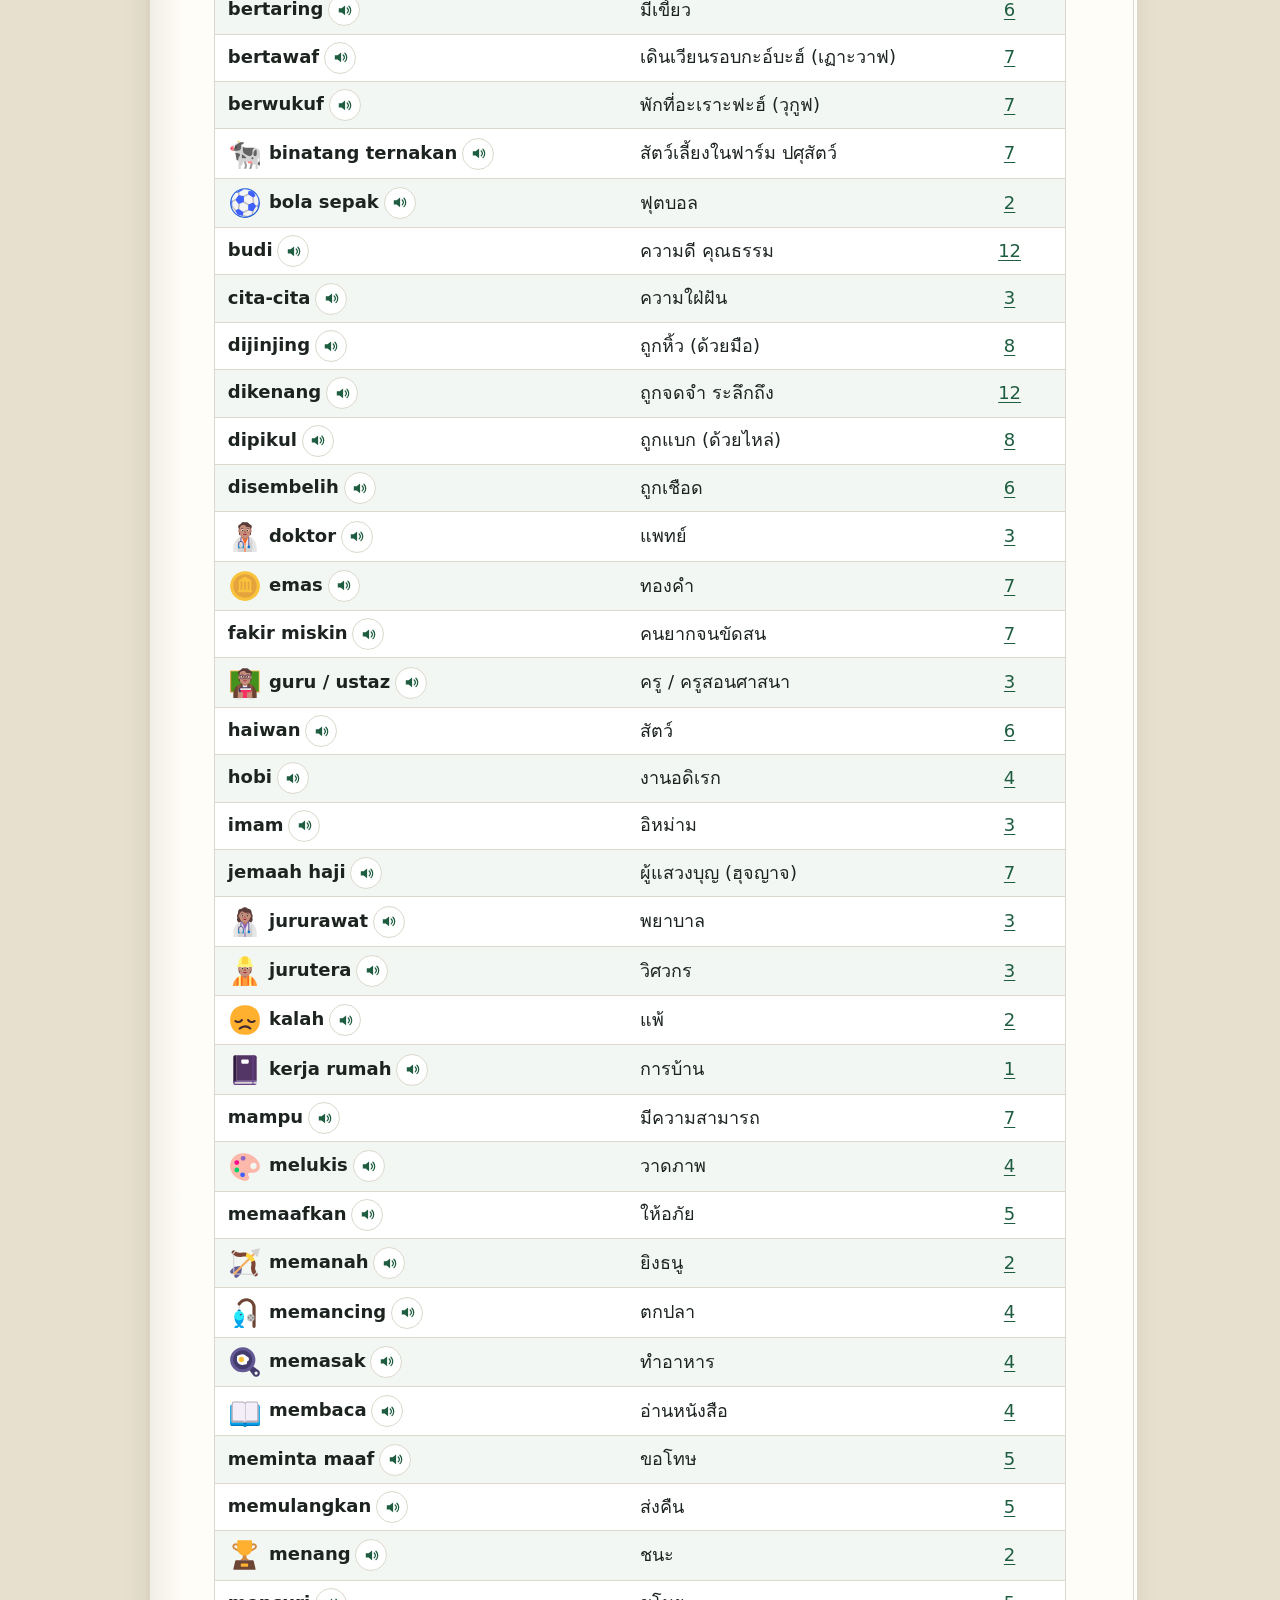
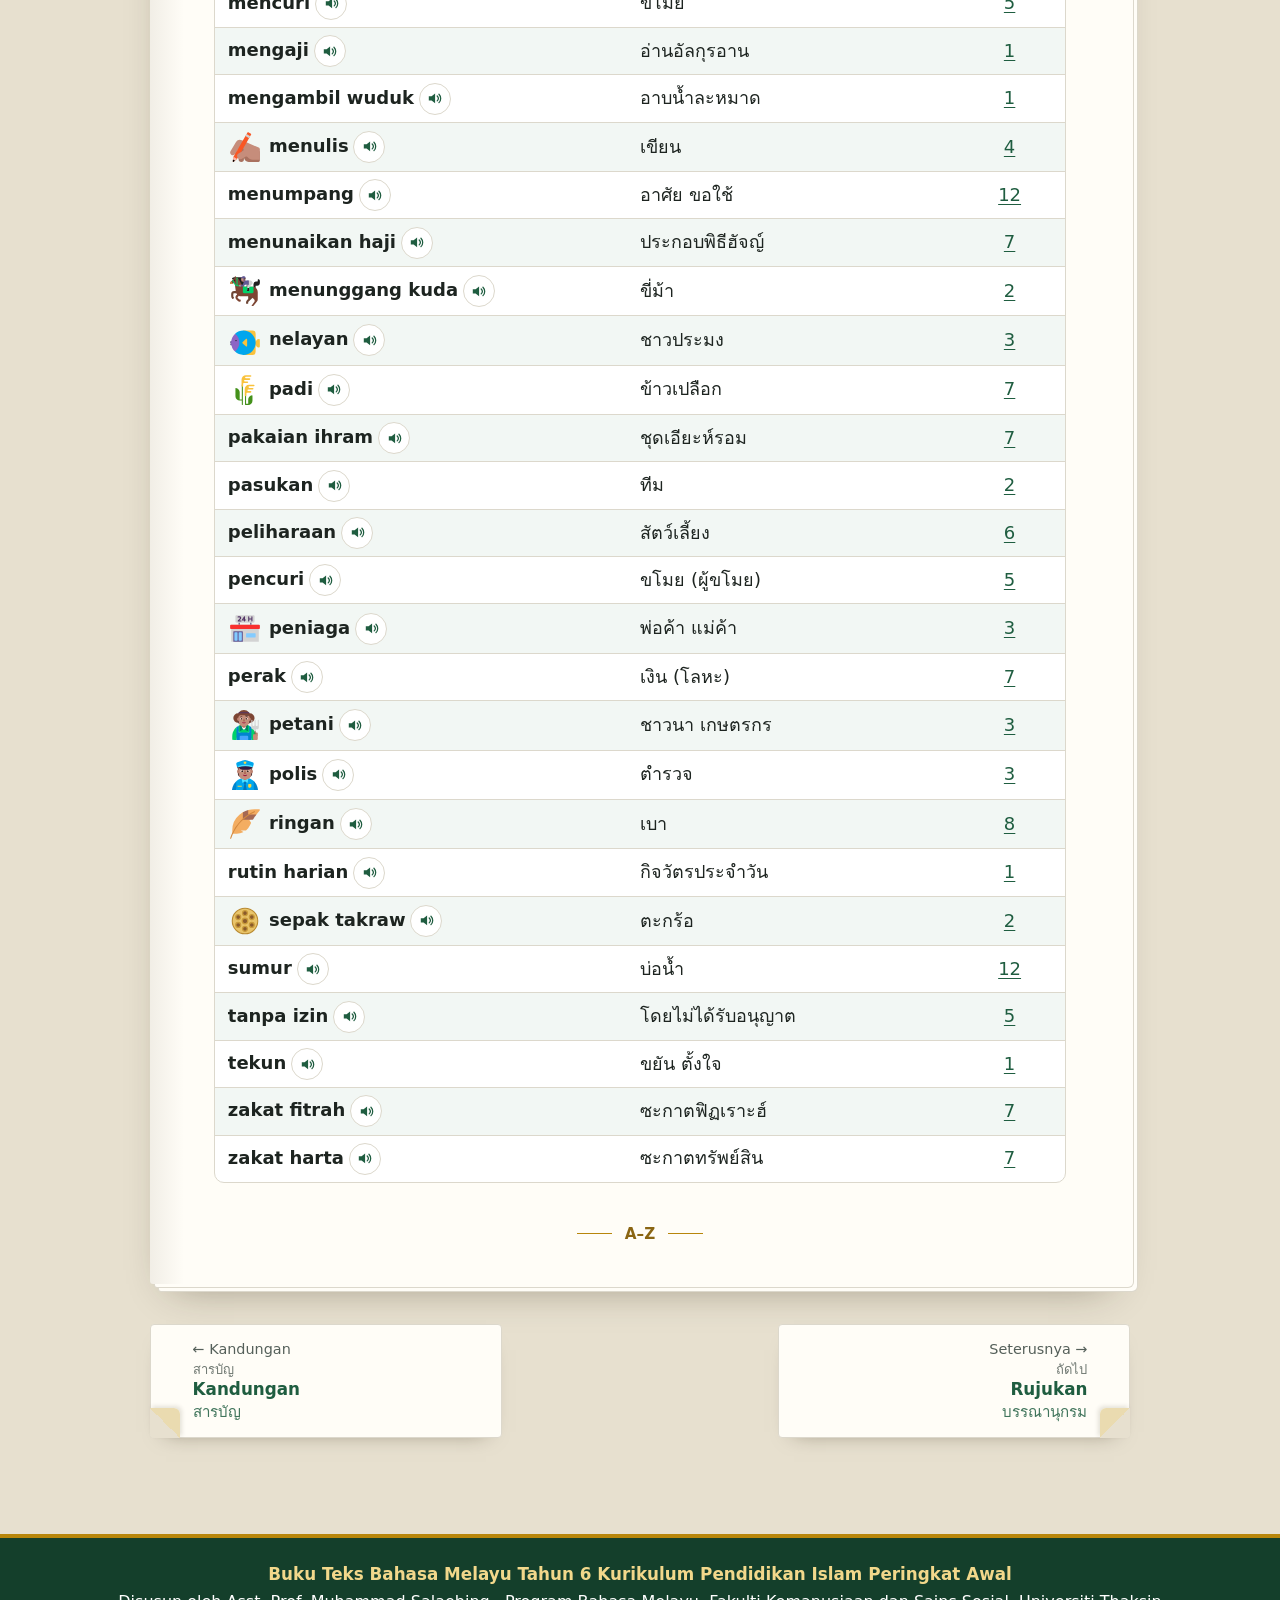
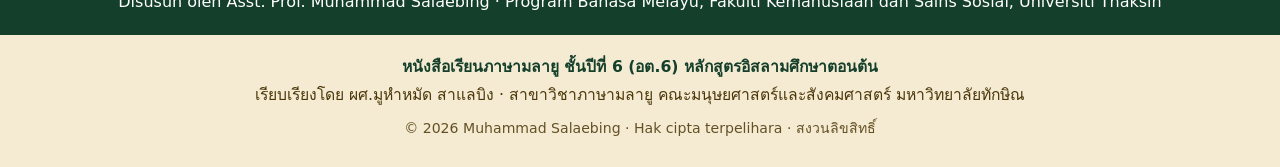
<file: glosari.html>
<!doctype html>
<html lang="th">
<head>
<meta charset="utf-8">
<meta name="viewport" content="width=device-width, initial-scale=1">
<meta http-equiv="Content-Security-Policy" content="default-src 'self'; script-src 'self' https://gc.zgo.at; style-src 'self' 'unsafe-inline' https://fonts.googleapis.com; font-src 'self' https://fonts.gstatic.com; img-src 'self' data: https://buku-bm-at6.goatcounter.com; connect-src 'self' https://buku-bm-at6.goatcounter.com; media-src 'self'; object-src 'none'; base-uri 'self'; form-action 'none'; upgrade-insecure-requests">
<meta name="referrer" content="strict-origin-when-cross-origin">
<title>Glosari · อภิธานศัพท์ภาษามลายู–ไทย — Buku Teks Bahasa Melayu Tahun 6 · หนังสือเรียนภาษามลายู อต.6</title>
<meta name="description" content="Glosari bahasa Melayu–Thai: 71 perkataan dalam tulisan Rumi dan Jawi beserta sebutan. อภิธานศัพท์ภาษามลายู–ไทย 71 คำ อักษรรูมีและยาวี พร้อมเสียงอ่าน">
<link rel="canonical" href="https://salaebing-bahasa.github.io/buku-bm-at6/glosari.html">
<meta name="author" content="Muhammad Salaebing (ผศ.มูหำหมัด สาแลบิง)">
<meta property="og:type" content="website">
<meta property="og:site_name" content="Buku Teks Bahasa Melayu Tahun 6 · หนังสือเรียนภาษามลายู อต.6">
<meta property="og:title" content="Glosari · อภิธานศัพท์ภาษามลายู–ไทย — Buku Teks Bahasa Melayu Tahun 6 · หนังสือเรียนภาษามลายู อต.6">
<meta property="og:description" content="Glosari bahasa Melayu–Thai: 71 perkataan dalam tulisan Rumi dan Jawi beserta sebutan. อภิธานศัพท์ภาษามลายู–ไทย 71 คำ อักษรรูมีและยาวี พร้อมเสียงอ่าน">
<meta property="og:url" content="https://salaebing-bahasa.github.io/buku-bm-at6/glosari.html">
<meta property="og:image" content="https://salaebing-bahasa.github.io/buku-bm-at6/assets/share.png">
<meta property="og:image:width" content="1200">
<meta property="og:image:height" content="630">
<meta property="og:locale" content="th_TH">
<meta property="og:locale:alternate" content="ms_MY">
<meta name="twitter:card" content="summary_large_image">
<script type="application/ld+json">{"@context":"https://schema.org","@type":"DefinedTermSet","name":"Glosari Bahasa Melayu Tahun 6 · อภิธานศัพท์ อต.6","inLanguage":["ms","th"],"url":"https://salaebing-bahasa.github.io/buku-bm-at6/glosari.html","hasDefinedTerm":[{"@type":"DefinedTerm","name":"badminton","description":"แบดมินตัน"},{"@type":"DefinedTerm","name":"bangun","description":"ตื่นนอน"},{"@type":"DefinedTerm","name":"berat","description":"หนัก"},{"@type":"DefinedTerm","name":"berdosa","description":"เป็นบาป"},{"@type":"DefinedTerm","name":"berenang","description":"ว่ายน้ำ"},{"@type":"DefinedTerm","name":"berjumpa","description":"พบกัน"},{"@type":"DefinedTerm","name":"berkebun","description":"ทำสวน"},{"@type":"DefinedTerm","name":"berkhat","description":"เขียนอักษรวิจิตร (คัต)"},{"@type":"DefinedTerm","name":"berkuku tajam","description":"มีกรงเล็บแหลมคม"},{"@type":"DefinedTerm","name":"berlari","description":"วิ่ง"},{"@type":"DefinedTerm","name":"bersaie","description":"เดินสะแอ"},{"@type":"DefinedTerm","name":"bersalah","description":"รู้สึกผิด"},{"@type":"DefinedTerm","name":"bersarapan","description":"รับประทานอาหารเช้า"},{"@type":"DefinedTerm","name":"bertaring","description":"มีเขี้ยว"},{"@type":"DefinedTerm","name":"bertawaf","description":"เดินเวียนรอบกะอ์บะฮ์ (เฏาะวาฟ)"},{"@type":"DefinedTerm","name":"berwukuf","description":"พักที่อะเราะฟะฮ์ (วุกูฟ)"},{"@type":"DefinedTerm","name":"binatang ternakan","description":"สัตว์เลี้ยงในฟาร์ม ปศุสัตว์"},{"@type":"DefinedTerm","name":"bola sepak","description":"ฟุตบอล"},{"@type":"DefinedTerm","name":"budi","description":"ความดี คุณธรรม"},{"@type":"DefinedTerm","name":"cita-cita","description":"ความใฝ่ฝัน"},{"@type":"DefinedTerm","name":"dijinjing","description":"ถูกหิ้ว (ด้วยมือ)"},{"@type":"DefinedTerm","name":"dikenang","description":"ถูกจดจำ ระลึกถึง"},{"@type":"DefinedTerm","name":"dipikul","description":"ถูกแบก (ด้วยไหล่)"},{"@type":"DefinedTerm","name":"disembelih","description":"ถูกเชือด"},{"@type":"DefinedTerm","name":"doktor","description":"แพทย์"},{"@type":"DefinedTerm","name":"emas","description":"ทองคำ"},{"@type":"DefinedTerm","name":"fakir miskin","description":"คนยากจนขัดสน"},{"@type":"DefinedTerm","name":"guru / ustaz","description":"ครู / ครูสอนศาสนา"},{"@type":"DefinedTerm","name":"haiwan","description":"สัตว์"},{"@type":"DefinedTerm","name":"hobi","description":"งานอดิเรก"},{"@type":"DefinedTerm","name":"imam","description":"อิหม่าม"},{"@type":"DefinedTerm","name":"jemaah haji","description":"ผู้แสวงบุญ (ฮุจญาจ)"},{"@type":"DefinedTerm","name":"jururawat","description":"พยาบาล"},{"@type":"DefinedTerm","name":"jurutera","description":"วิศวกร"},{"@type":"DefinedTerm","name":"kalah","description":"แพ้"},{"@type":"DefinedTerm","name":"kerja rumah","description":"การบ้าน"},{"@type":"DefinedTerm","name":"mampu","description":"มีความสามารถ"},{"@type":"DefinedTerm","name":"melukis","description":"วาดภาพ"},{"@type":"DefinedTerm","name":"memaafkan","description":"ให้อภัย"},{"@type":"DefinedTerm","name":"memanah","description":"ยิงธนู"},{"@type":"DefinedTerm","name":"memancing","description":"ตกปลา"},{"@type":"DefinedTerm","name":"memasak","description":"ทำอาหาร"},{"@type":"DefinedTerm","name":"membaca","description":"อ่านหนังสือ"},{"@type":"DefinedTerm","name":"meminta maaf","description":"ขอโทษ"},{"@type":"DefinedTerm","name":"memulangkan","description":"ส่งคืน"},{"@type":"DefinedTerm","name":"menang","description":"ชนะ"},{"@type":"DefinedTerm","name":"mencuri","description":"ขโมย"},{"@type":"DefinedTerm","name":"mengaji","description":"อ่านอัลกุรอาน"},{"@type":"DefinedTerm","name":"mengambil wuduk","description":"อาบน้ำละหมาด"},{"@type":"DefinedTerm","name":"menulis","description":"เขียน"},{"@type":"DefinedTerm","name":"menumpang","description":"อาศัย ขอใช้"},{"@type":"DefinedTerm","name":"menunaikan haji","description":"ประกอบพิธีฮัจญ์"},{"@type":"DefinedTerm","name":"menunggang kuda","description":"ขี่ม้า"},{"@type":"DefinedTerm","name":"nelayan","description":"ชาวประมง"},{"@type":"DefinedTerm","name":"padi","description":"ข้าวเปลือก"},{"@type":"DefinedTerm","name":"pakaian ihram","description":"ชุดเอียะห์รอม"},{"@type":"DefinedTerm","name":"pasukan","description":"ทีม"},{"@type":"DefinedTerm","name":"peliharaan","description":"สัตว์เลี้ยง"},{"@type":"DefinedTerm","name":"pencuri","description":"ขโมย (ผู้ขโมย)"},{"@type":"DefinedTerm","name":"peniaga","description":"พ่อค้า แม่ค้า"},{"@type":"DefinedTerm","name":"perak","description":"เงิน (โลหะ)"},{"@type":"DefinedTerm","name":"petani","description":"ชาวนา เกษตรกร"},{"@type":"DefinedTerm","name":"polis","description":"ตำรวจ"},{"@type":"DefinedTerm","name":"ringan","description":"เบา"},{"@type":"DefinedTerm","name":"rutin harian","description":"กิจวัตรประจำวัน"},{"@type":"DefinedTerm","name":"sepak takraw","description":"ตะกร้อ"},{"@type":"DefinedTerm","name":"sumur","description":"บ่อน้ำ"},{"@type":"DefinedTerm","name":"tanpa izin","description":"โดยไม่ได้รับอนุญาต"},{"@type":"DefinedTerm","name":"tekun","description":"ขยัน ตั้งใจ"},{"@type":"DefinedTerm","name":"zakat fitrah","description":"ซะกาตฟิฏเราะฮ์"},{"@type":"DefinedTerm","name":"zakat harta","description":"ซะกาตทรัพย์สิน"}]}</script>
<link rel="preconnect" href="https://fonts.googleapis.com"><link rel="preconnect" href="https://fonts.gstatic.com" crossorigin><link href="https://fonts.googleapis.com/css2?family=Bai+Jamjuree:wght@500;600;700&family=Noto+Naskh+Arabic:wght@400;600&family=Sarabun:ital,wght@0,400;0,600;1,400&display=swap" rel="stylesheet">
<link rel="stylesheet" href="assets/style.css">
<link rel="icon" href="assets/favicon.svg" type="image/svg+xml">
</head>
<body>
<a class="skip" href="#isi"><span class="bi"><span lang="ms">Langkau ke kandungan</span><span class="tr">ข้ามไปยังเนื้อหา</span></span></a>
<header class="site-head">
  <a class="brand" href="index.html"><span class="mark" aria-hidden="true"></span><span>Bahasa Melayu อต.6<small lang="ms">Kurikulum Pendidikan Islam Peringkat Awal</small><small>หลักสูตรอิสลามศึกษาตอนต้น</small></span></a>
  <nav aria-label="Menu utama · เมนูหลัก"><a href="index.html"><span lang="ms">Laman Utama</span><small>หน้าแรก</small></a><a href="index.html#pelajaran"><span lang="ms">Pelajaran</span><small>บทเรียน</small></a><a href="glosari.html" aria-current="page"><span lang="ms">Glosari</span><small>อภิธานศัพท์</small></a><a href="index.html#guru"><span lang="ms">Untuk Guru</span><small>สำหรับครู</small></a></nav>
</header>
<main id="isi">

<article class="sheet">
<p class="running" aria-hidden="true"><span lang="ms">Buku Teks Bahasa Melayu Tahun 6</span><span><span class="bi"><span lang="ms">Glosari</span><span class="tr">อภิธานศัพท์</span></span></span></p>
<header class="unit-head opener"><p class="op-k"><span class="bi"><span lang="ms">Akhir buku</span><span class="tr">ท้ายเล่ม</span></span></p><h1>Glosari</h1><p class="th-title">อภิธานศัพท์</p><p class="hint"><span class="bi"><span lang="ms">Semua perkataan: 71, disusun mengikut abjad</span><span class="tr">คำศัพท์ทั้งหมด 71 คำ เรียงตามตัวอักษร</span></span></p></header>
<aside class="box ejaan"><p class="box-t"><span class="bi"><span lang="ms">Kaedah ejaan Jawi</span><span class="tr">หลักการสะกดอักษรยาวี</span></span></p><p lang="ms">Ejaan Jawi dalam buku ini berdasarkan kaedah ejaan Jawi dalam <em>Pedoman Umum Ejaan Jawi Bahasa Melayu</em> terbitan Dewan Bahasa dan Pustaka (DBP).</p><p class="tr">การสะกดอักษรยาวีในหนังสือเล่มนี้ใช้หลักการสะกดตาม <em>Pedoman Umum Ejaan Jawi Bahasa Melayu</em> ของ Dewan Bahasa dan Pustaka (DBP)</p></aside>
<label class="search"><span><span class="bi"><span lang="ms">Cari perkataan (bahasa Melayu atau bahasa Thai)</span><span class="tr">ค้นหาคำ (ภาษามลายูหรือภาษาไทย)</span></span></span><input type="search" id="g-q" placeholder="cth. mata · เช่น ครู" autocomplete="off"></label>
<p class="hint" id="g-count" aria-live="polite"></p>
<div class="tbl"><table class="vocab" id="g-table"><thead><tr><th>Rumi</th><th>Jawi</th><th><span class="bi"><span lang="ms">Maksud</span><span class="tr">ความหมาย</span></span></th><th><span class="bi"><span lang="ms">Pelajaran</span><span class="tr">บทที่</span></span></th></tr></thead><tbody><tr data-q="badminton แบดมินตัน"><td class="ms"><img class="pic" src="assets/gambar/badminton.svg" alt="" width="34" height="34" loading="lazy" decoding="async"><span>badminton</span><button type="button" class="say" data-say="badminton" aria-label="ฟังเสียง badminton" title="ฟังเสียง"><svg viewBox="0 0 24 24" aria-hidden="true"><path d="M4 9h4l5-4v14l-5-4H4z" fill="currentColor"/><path d="M16 8.5a5 5 0 0 1 0 7M18.5 6a8.5 8.5 0 0 1 0 12" fill="none" stroke="currentColor" stroke-width="1.8" stroke-linecap="round"/></svg></button></td><td class="jw-cell"></td><td>แบดมินตัน</td><td class="n"><a href="pelajaran/02.html">2</a></td></tr><tr data-q="bangun ตื่นนอน"><td class="ms"><img class="pic" src="assets/gambar/bangun.svg" alt="" width="34" height="34" loading="lazy" decoding="async"><span>bangun</span><button type="button" class="say" data-say="bangun" aria-label="ฟังเสียง bangun" title="ฟังเสียง"><svg viewBox="0 0 24 24" aria-hidden="true"><path d="M4 9h4l5-4v14l-5-4H4z" fill="currentColor"/><path d="M16 8.5a5 5 0 0 1 0 7M18.5 6a8.5 8.5 0 0 1 0 12" fill="none" stroke="currentColor" stroke-width="1.8" stroke-linecap="round"/></svg></button></td><td class="jw-cell"></td><td>ตื่นนอน</td><td class="n"><a href="pelajaran/01.html">1</a></td></tr><tr data-q="berat หนัก"><td class="ms"><span>berat</span><button type="button" class="say" data-say="berat" aria-label="ฟังเสียง berat" title="ฟังเสียง"><svg viewBox="0 0 24 24" aria-hidden="true"><path d="M4 9h4l5-4v14l-5-4H4z" fill="currentColor"/><path d="M16 8.5a5 5 0 0 1 0 7M18.5 6a8.5 8.5 0 0 1 0 12" fill="none" stroke="currentColor" stroke-width="1.8" stroke-linecap="round"/></svg></button></td><td class="jw-cell"></td><td>หนัก</td><td class="n"><a href="pelajaran/08.html">8</a></td></tr><tr data-q="berdosa เป็นบาป"><td class="ms"><span>berdosa</span><button type="button" class="say" data-say="berdosa" aria-label="ฟังเสียง berdosa" title="ฟังเสียง"><svg viewBox="0 0 24 24" aria-hidden="true"><path d="M4 9h4l5-4v14l-5-4H4z" fill="currentColor"/><path d="M16 8.5a5 5 0 0 1 0 7M18.5 6a8.5 8.5 0 0 1 0 12" fill="none" stroke="currentColor" stroke-width="1.8" stroke-linecap="round"/></svg></button></td><td class="jw-cell"></td><td>เป็นบาป</td><td class="n"><a href="pelajaran/05.html">5</a></td></tr><tr data-q="berenang ว่ายน้ำ"><td class="ms"><img class="pic" src="assets/gambar/berenang.svg" alt="" width="34" height="34" loading="lazy" decoding="async"><span>berenang</span><button type="button" class="say" data-say="berenang" aria-label="ฟังเสียง berenang" title="ฟังเสียง"><svg viewBox="0 0 24 24" aria-hidden="true"><path d="M4 9h4l5-4v14l-5-4H4z" fill="currentColor"/><path d="M16 8.5a5 5 0 0 1 0 7M18.5 6a8.5 8.5 0 0 1 0 12" fill="none" stroke="currentColor" stroke-width="1.8" stroke-linecap="round"/></svg></button></td><td class="jw-cell"></td><td>ว่ายน้ำ</td><td class="n"><a href="pelajaran/02.html">2</a></td></tr><tr data-q="berjumpa พบกัน"><td class="ms"><img class="pic" src="assets/gambar/berjumpa.svg" alt="" width="34" height="34" loading="lazy" decoding="async"><span>berjumpa</span><button type="button" class="say" data-say="berjumpa" aria-label="ฟังเสียง berjumpa" title="ฟังเสียง"><svg viewBox="0 0 24 24" aria-hidden="true"><path d="M4 9h4l5-4v14l-5-4H4z" fill="currentColor"/><path d="M16 8.5a5 5 0 0 1 0 7M18.5 6a8.5 8.5 0 0 1 0 12" fill="none" stroke="currentColor" stroke-width="1.8" stroke-linecap="round"/></svg></button></td><td class="jw-cell"></td><td>พบกัน</td><td class="n"><a href="pelajaran/12.html">12</a></td></tr><tr data-q="berkebun ทำสวน"><td class="ms"><img class="pic" src="assets/gambar/berkebun.svg" alt="" width="34" height="34" loading="lazy" decoding="async"><span>berkebun</span><button type="button" class="say" data-say="berkebun" aria-label="ฟังเสียง berkebun" title="ฟังเสียง"><svg viewBox="0 0 24 24" aria-hidden="true"><path d="M4 9h4l5-4v14l-5-4H4z" fill="currentColor"/><path d="M16 8.5a5 5 0 0 1 0 7M18.5 6a8.5 8.5 0 0 1 0 12" fill="none" stroke="currentColor" stroke-width="1.8" stroke-linecap="round"/></svg></button></td><td class="jw-cell"></td><td>ทำสวน</td><td class="n"><a href="pelajaran/04.html">4</a></td></tr><tr data-q="berkhat เขียนอักษรวิจิตร (คัต)"><td class="ms"><span>berkhat</span><button type="button" class="say" data-say="berkhat" aria-label="ฟังเสียง berkhat" title="ฟังเสียง"><svg viewBox="0 0 24 24" aria-hidden="true"><path d="M4 9h4l5-4v14l-5-4H4z" fill="currentColor"/><path d="M16 8.5a5 5 0 0 1 0 7M18.5 6a8.5 8.5 0 0 1 0 12" fill="none" stroke="currentColor" stroke-width="1.8" stroke-linecap="round"/></svg></button></td><td class="jw-cell"></td><td>เขียนอักษรวิจิตร (คัต)</td><td class="n"><a href="pelajaran/04.html">4</a></td></tr><tr data-q="berkuku tajam มีกรงเล็บแหลมคม"><td class="ms"><span>berkuku tajam</span><button type="button" class="say" data-say="berkuku tajam" aria-label="ฟังเสียง berkuku tajam" title="ฟังเสียง"><svg viewBox="0 0 24 24" aria-hidden="true"><path d="M4 9h4l5-4v14l-5-4H4z" fill="currentColor"/><path d="M16 8.5a5 5 0 0 1 0 7M18.5 6a8.5 8.5 0 0 1 0 12" fill="none" stroke="currentColor" stroke-width="1.8" stroke-linecap="round"/></svg></button></td><td class="jw-cell"></td><td>มีกรงเล็บแหลมคม</td><td class="n"><a href="pelajaran/06.html">6</a></td></tr><tr data-q="berlari วิ่ง"><td class="ms"><img class="pic" src="assets/gambar/berlari.svg" alt="" width="34" height="34" loading="lazy" decoding="async"><span>berlari</span><button type="button" class="say" data-say="berlari" aria-label="ฟังเสียง berlari" title="ฟังเสียง"><svg viewBox="0 0 24 24" aria-hidden="true"><path d="M4 9h4l5-4v14l-5-4H4z" fill="currentColor"/><path d="M16 8.5a5 5 0 0 1 0 7M18.5 6a8.5 8.5 0 0 1 0 12" fill="none" stroke="currentColor" stroke-width="1.8" stroke-linecap="round"/></svg></button></td><td class="jw-cell"></td><td>วิ่ง</td><td class="n"><a href="pelajaran/02.html">2</a></td></tr><tr data-q="bersaie เดินสะแอ"><td class="ms"><span>bersaie</span><button type="button" class="say" data-say="bersaie" aria-label="ฟังเสียง bersaie" title="ฟังเสียง"><svg viewBox="0 0 24 24" aria-hidden="true"><path d="M4 9h4l5-4v14l-5-4H4z" fill="currentColor"/><path d="M16 8.5a5 5 0 0 1 0 7M18.5 6a8.5 8.5 0 0 1 0 12" fill="none" stroke="currentColor" stroke-width="1.8" stroke-linecap="round"/></svg></button></td><td class="jw-cell"></td><td>เดินสะแอ</td><td class="n"><a href="pelajaran/07.html">7</a></td></tr><tr data-q="bersalah รู้สึกผิด"><td class="ms"><span>bersalah</span><button type="button" class="say" data-say="bersalah" aria-label="ฟังเสียง bersalah" title="ฟังเสียง"><svg viewBox="0 0 24 24" aria-hidden="true"><path d="M4 9h4l5-4v14l-5-4H4z" fill="currentColor"/><path d="M16 8.5a5 5 0 0 1 0 7M18.5 6a8.5 8.5 0 0 1 0 12" fill="none" stroke="currentColor" stroke-width="1.8" stroke-linecap="round"/></svg></button></td><td class="jw-cell"></td><td>รู้สึกผิด</td><td class="n"><a href="pelajaran/05.html">5</a></td></tr><tr data-q="bersarapan รับประทานอาหารเช้า"><td class="ms"><img class="pic" src="assets/gambar/bersarapan.svg" alt="" width="34" height="34" loading="lazy" decoding="async"><span>bersarapan</span><button type="button" class="say" data-say="bersarapan" aria-label="ฟังเสียง bersarapan" title="ฟังเสียง"><svg viewBox="0 0 24 24" aria-hidden="true"><path d="M4 9h4l5-4v14l-5-4H4z" fill="currentColor"/><path d="M16 8.5a5 5 0 0 1 0 7M18.5 6a8.5 8.5 0 0 1 0 12" fill="none" stroke="currentColor" stroke-width="1.8" stroke-linecap="round"/></svg></button></td><td class="jw-cell"></td><td>รับประทานอาหารเช้า</td><td class="n"><a href="pelajaran/01.html">1</a></td></tr><tr data-q="bertaring มีเขี้ยว"><td class="ms"><span>bertaring</span><button type="button" class="say" data-say="bertaring" aria-label="ฟังเสียง bertaring" title="ฟังเสียง"><svg viewBox="0 0 24 24" aria-hidden="true"><path d="M4 9h4l5-4v14l-5-4H4z" fill="currentColor"/><path d="M16 8.5a5 5 0 0 1 0 7M18.5 6a8.5 8.5 0 0 1 0 12" fill="none" stroke="currentColor" stroke-width="1.8" stroke-linecap="round"/></svg></button></td><td class="jw-cell"></td><td>มีเขี้ยว</td><td class="n"><a href="pelajaran/06.html">6</a></td></tr><tr data-q="bertawaf เดินเวียนรอบกะอ์บะฮ์ (เฏาะวาฟ)"><td class="ms"><span>bertawaf</span><button type="button" class="say" data-say="bertawaf" aria-label="ฟังเสียง bertawaf" title="ฟังเสียง"><svg viewBox="0 0 24 24" aria-hidden="true"><path d="M4 9h4l5-4v14l-5-4H4z" fill="currentColor"/><path d="M16 8.5a5 5 0 0 1 0 7M18.5 6a8.5 8.5 0 0 1 0 12" fill="none" stroke="currentColor" stroke-width="1.8" stroke-linecap="round"/></svg></button></td><td class="jw-cell"></td><td>เดินเวียนรอบกะอ์บะฮ์ (เฏาะวาฟ)</td><td class="n"><a href="pelajaran/07.html">7</a></td></tr><tr data-q="berwukuf พักที่อะเราะฟะฮ์ (วุกูฟ)"><td class="ms"><span>berwukuf</span><button type="button" class="say" data-say="berwukuf" aria-label="ฟังเสียง berwukuf" title="ฟังเสียง"><svg viewBox="0 0 24 24" aria-hidden="true"><path d="M4 9h4l5-4v14l-5-4H4z" fill="currentColor"/><path d="M16 8.5a5 5 0 0 1 0 7M18.5 6a8.5 8.5 0 0 1 0 12" fill="none" stroke="currentColor" stroke-width="1.8" stroke-linecap="round"/></svg></button></td><td class="jw-cell"></td><td>พักที่อะเราะฟะฮ์ (วุกูฟ)</td><td class="n"><a href="pelajaran/07.html">7</a></td></tr><tr data-q="binatang ternakan สัตว์เลี้ยงในฟาร์ม ปศุสัตว์"><td class="ms"><img class="pic" src="assets/gambar/binatang-ternakan.svg" alt="" width="34" height="34" loading="lazy" decoding="async"><span>binatang ternakan</span><button type="button" class="say" data-say="binatang ternakan" aria-label="ฟังเสียง binatang ternakan" title="ฟังเสียง"><svg viewBox="0 0 24 24" aria-hidden="true"><path d="M4 9h4l5-4v14l-5-4H4z" fill="currentColor"/><path d="M16 8.5a5 5 0 0 1 0 7M18.5 6a8.5 8.5 0 0 1 0 12" fill="none" stroke="currentColor" stroke-width="1.8" stroke-linecap="round"/></svg></button></td><td class="jw-cell"></td><td>สัตว์เลี้ยงในฟาร์ม ปศุสัตว์</td><td class="n"><a href="pelajaran/07.html">7</a></td></tr><tr data-q="bola sepak ฟุตบอล"><td class="ms"><img class="pic" src="assets/gambar/bola-sepak.svg" alt="" width="34" height="34" loading="lazy" decoding="async"><span>bola sepak</span><button type="button" class="say" data-say="bola sepak" aria-label="ฟังเสียง bola sepak" title="ฟังเสียง"><svg viewBox="0 0 24 24" aria-hidden="true"><path d="M4 9h4l5-4v14l-5-4H4z" fill="currentColor"/><path d="M16 8.5a5 5 0 0 1 0 7M18.5 6a8.5 8.5 0 0 1 0 12" fill="none" stroke="currentColor" stroke-width="1.8" stroke-linecap="round"/></svg></button></td><td class="jw-cell"></td><td>ฟุตบอล</td><td class="n"><a href="pelajaran/02.html">2</a></td></tr><tr data-q="budi ความดี คุณธรรม"><td class="ms"><span>budi</span><button type="button" class="say" data-say="budi" aria-label="ฟังเสียง budi" title="ฟังเสียง"><svg viewBox="0 0 24 24" aria-hidden="true"><path d="M4 9h4l5-4v14l-5-4H4z" fill="currentColor"/><path d="M16 8.5a5 5 0 0 1 0 7M18.5 6a8.5 8.5 0 0 1 0 12" fill="none" stroke="currentColor" stroke-width="1.8" stroke-linecap="round"/></svg></button></td><td class="jw-cell"></td><td>ความดี คุณธรรม</td><td class="n"><a href="pelajaran/12.html">12</a></td></tr><tr data-q="cita-cita ความใฝ่ฝัน"><td class="ms"><span>cita-cita</span><button type="button" class="say" data-say="cita-cita" aria-label="ฟังเสียง cita-cita" title="ฟังเสียง"><svg viewBox="0 0 24 24" aria-hidden="true"><path d="M4 9h4l5-4v14l-5-4H4z" fill="currentColor"/><path d="M16 8.5a5 5 0 0 1 0 7M18.5 6a8.5 8.5 0 0 1 0 12" fill="none" stroke="currentColor" stroke-width="1.8" stroke-linecap="round"/></svg></button></td><td class="jw-cell"></td><td>ความใฝ่ฝัน</td><td class="n"><a href="pelajaran/03.html">3</a></td></tr><tr data-q="dijinjing ถูกหิ้ว (ด้วยมือ)"><td class="ms"><span>dijinjing</span><button type="button" class="say" data-say="dijinjing" aria-label="ฟังเสียง dijinjing" title="ฟังเสียง"><svg viewBox="0 0 24 24" aria-hidden="true"><path d="M4 9h4l5-4v14l-5-4H4z" fill="currentColor"/><path d="M16 8.5a5 5 0 0 1 0 7M18.5 6a8.5 8.5 0 0 1 0 12" fill="none" stroke="currentColor" stroke-width="1.8" stroke-linecap="round"/></svg></button></td><td class="jw-cell"></td><td>ถูกหิ้ว (ด้วยมือ)</td><td class="n"><a href="pelajaran/08.html">8</a></td></tr><tr data-q="dikenang ถูกจดจำ ระลึกถึง"><td class="ms"><span>dikenang</span><button type="button" class="say" data-say="dikenang" aria-label="ฟังเสียง dikenang" title="ฟังเสียง"><svg viewBox="0 0 24 24" aria-hidden="true"><path d="M4 9h4l5-4v14l-5-4H4z" fill="currentColor"/><path d="M16 8.5a5 5 0 0 1 0 7M18.5 6a8.5 8.5 0 0 1 0 12" fill="none" stroke="currentColor" stroke-width="1.8" stroke-linecap="round"/></svg></button></td><td class="jw-cell"></td><td>ถูกจดจำ ระลึกถึง</td><td class="n"><a href="pelajaran/12.html">12</a></td></tr><tr data-q="dipikul ถูกแบก (ด้วยไหล่)"><td class="ms"><span>dipikul</span><button type="button" class="say" data-say="dipikul" aria-label="ฟังเสียง dipikul" title="ฟังเสียง"><svg viewBox="0 0 24 24" aria-hidden="true"><path d="M4 9h4l5-4v14l-5-4H4z" fill="currentColor"/><path d="M16 8.5a5 5 0 0 1 0 7M18.5 6a8.5 8.5 0 0 1 0 12" fill="none" stroke="currentColor" stroke-width="1.8" stroke-linecap="round"/></svg></button></td><td class="jw-cell"></td><td>ถูกแบก (ด้วยไหล่)</td><td class="n"><a href="pelajaran/08.html">8</a></td></tr><tr data-q="disembelih ถูกเชือด"><td class="ms"><span>disembelih</span><button type="button" class="say" data-say="disembelih" aria-label="ฟังเสียง disembelih" title="ฟังเสียง"><svg viewBox="0 0 24 24" aria-hidden="true"><path d="M4 9h4l5-4v14l-5-4H4z" fill="currentColor"/><path d="M16 8.5a5 5 0 0 1 0 7M18.5 6a8.5 8.5 0 0 1 0 12" fill="none" stroke="currentColor" stroke-width="1.8" stroke-linecap="round"/></svg></button></td><td class="jw-cell"></td><td>ถูกเชือด</td><td class="n"><a href="pelajaran/06.html">6</a></td></tr><tr data-q="doktor แพทย์"><td class="ms"><img class="pic" src="assets/gambar/doktor.svg" alt="" width="34" height="34" loading="lazy" decoding="async"><span>doktor</span><button type="button" class="say" data-say="doktor" aria-label="ฟังเสียง doktor" title="ฟังเสียง"><svg viewBox="0 0 24 24" aria-hidden="true"><path d="M4 9h4l5-4v14l-5-4H4z" fill="currentColor"/><path d="M16 8.5a5 5 0 0 1 0 7M18.5 6a8.5 8.5 0 0 1 0 12" fill="none" stroke="currentColor" stroke-width="1.8" stroke-linecap="round"/></svg></button></td><td class="jw-cell"></td><td>แพทย์</td><td class="n"><a href="pelajaran/03.html">3</a></td></tr><tr data-q="emas ทองคำ"><td class="ms"><img class="pic" src="assets/gambar/emas.svg" alt="" width="34" height="34" loading="lazy" decoding="async"><span>emas</span><button type="button" class="say" data-say="emas" aria-label="ฟังเสียง emas" title="ฟังเสียง"><svg viewBox="0 0 24 24" aria-hidden="true"><path d="M4 9h4l5-4v14l-5-4H4z" fill="currentColor"/><path d="M16 8.5a5 5 0 0 1 0 7M18.5 6a8.5 8.5 0 0 1 0 12" fill="none" stroke="currentColor" stroke-width="1.8" stroke-linecap="round"/></svg></button></td><td class="jw-cell"></td><td>ทองคำ</td><td class="n"><a href="pelajaran/07.html">7</a></td></tr><tr data-q="fakir miskin คนยากจนขัดสน"><td class="ms"><span>fakir miskin</span><button type="button" class="say" data-say="fakir miskin" aria-label="ฟังเสียง fakir miskin" title="ฟังเสียง"><svg viewBox="0 0 24 24" aria-hidden="true"><path d="M4 9h4l5-4v14l-5-4H4z" fill="currentColor"/><path d="M16 8.5a5 5 0 0 1 0 7M18.5 6a8.5 8.5 0 0 1 0 12" fill="none" stroke="currentColor" stroke-width="1.8" stroke-linecap="round"/></svg></button></td><td class="jw-cell"></td><td>คนยากจนขัดสน</td><td class="n"><a href="pelajaran/07.html">7</a></td></tr><tr data-q="guru / ustaz ครู / ครูสอนศาสนา"><td class="ms"><img class="pic" src="assets/gambar/guru.svg" alt="" width="34" height="34" loading="lazy" decoding="async"><span>guru / ustaz</span><button type="button" class="say" data-say="guru / ustaz" aria-label="ฟังเสียง guru / ustaz" title="ฟังเสียง"><svg viewBox="0 0 24 24" aria-hidden="true"><path d="M4 9h4l5-4v14l-5-4H4z" fill="currentColor"/><path d="M16 8.5a5 5 0 0 1 0 7M18.5 6a8.5 8.5 0 0 1 0 12" fill="none" stroke="currentColor" stroke-width="1.8" stroke-linecap="round"/></svg></button></td><td class="jw-cell"></td><td>ครู / ครูสอนศาสนา</td><td class="n"><a href="pelajaran/03.html">3</a></td></tr><tr data-q="haiwan สัตว์"><td class="ms"><span>haiwan</span><button type="button" class="say" data-say="haiwan" aria-label="ฟังเสียง haiwan" title="ฟังเสียง"><svg viewBox="0 0 24 24" aria-hidden="true"><path d="M4 9h4l5-4v14l-5-4H4z" fill="currentColor"/><path d="M16 8.5a5 5 0 0 1 0 7M18.5 6a8.5 8.5 0 0 1 0 12" fill="none" stroke="currentColor" stroke-width="1.8" stroke-linecap="round"/></svg></button></td><td class="jw-cell"></td><td>สัตว์</td><td class="n"><a href="pelajaran/06.html">6</a></td></tr><tr data-q="hobi งานอดิเรก"><td class="ms"><span>hobi</span><button type="button" class="say" data-say="hobi" aria-label="ฟังเสียง hobi" title="ฟังเสียง"><svg viewBox="0 0 24 24" aria-hidden="true"><path d="M4 9h4l5-4v14l-5-4H4z" fill="currentColor"/><path d="M16 8.5a5 5 0 0 1 0 7M18.5 6a8.5 8.5 0 0 1 0 12" fill="none" stroke="currentColor" stroke-width="1.8" stroke-linecap="round"/></svg></button></td><td class="jw-cell"></td><td>งานอดิเรก</td><td class="n"><a href="pelajaran/04.html">4</a></td></tr><tr data-q="imam อิหม่าม"><td class="ms"><span>imam</span><button type="button" class="say" data-say="imam" aria-label="ฟังเสียง imam" title="ฟังเสียง"><svg viewBox="0 0 24 24" aria-hidden="true"><path d="M4 9h4l5-4v14l-5-4H4z" fill="currentColor"/><path d="M16 8.5a5 5 0 0 1 0 7M18.5 6a8.5 8.5 0 0 1 0 12" fill="none" stroke="currentColor" stroke-width="1.8" stroke-linecap="round"/></svg></button></td><td class="jw-cell"></td><td>อิหม่าม</td><td class="n"><a href="pelajaran/03.html">3</a></td></tr><tr data-q="jemaah haji ผู้แสวงบุญ (ฮุจญาจ)"><td class="ms"><span>jemaah haji</span><button type="button" class="say" data-say="jemaah haji" aria-label="ฟังเสียง jemaah haji" title="ฟังเสียง"><svg viewBox="0 0 24 24" aria-hidden="true"><path d="M4 9h4l5-4v14l-5-4H4z" fill="currentColor"/><path d="M16 8.5a5 5 0 0 1 0 7M18.5 6a8.5 8.5 0 0 1 0 12" fill="none" stroke="currentColor" stroke-width="1.8" stroke-linecap="round"/></svg></button></td><td class="jw-cell"></td><td>ผู้แสวงบุญ (ฮุจญาจ)</td><td class="n"><a href="pelajaran/07.html">7</a></td></tr><tr data-q="jururawat พยาบาล"><td class="ms"><img class="pic" src="assets/gambar/jururawat.svg" alt="" width="34" height="34" loading="lazy" decoding="async"><span>jururawat</span><button type="button" class="say" data-say="jururawat" aria-label="ฟังเสียง jururawat" title="ฟังเสียง"><svg viewBox="0 0 24 24" aria-hidden="true"><path d="M4 9h4l5-4v14l-5-4H4z" fill="currentColor"/><path d="M16 8.5a5 5 0 0 1 0 7M18.5 6a8.5 8.5 0 0 1 0 12" fill="none" stroke="currentColor" stroke-width="1.8" stroke-linecap="round"/></svg></button></td><td class="jw-cell"></td><td>พยาบาล</td><td class="n"><a href="pelajaran/03.html">3</a></td></tr><tr data-q="jurutera วิศวกร"><td class="ms"><img class="pic" src="assets/gambar/jurutera.svg" alt="" width="34" height="34" loading="lazy" decoding="async"><span>jurutera</span><button type="button" class="say" data-say="jurutera" aria-label="ฟังเสียง jurutera" title="ฟังเสียง"><svg viewBox="0 0 24 24" aria-hidden="true"><path d="M4 9h4l5-4v14l-5-4H4z" fill="currentColor"/><path d="M16 8.5a5 5 0 0 1 0 7M18.5 6a8.5 8.5 0 0 1 0 12" fill="none" stroke="currentColor" stroke-width="1.8" stroke-linecap="round"/></svg></button></td><td class="jw-cell"></td><td>วิศวกร</td><td class="n"><a href="pelajaran/03.html">3</a></td></tr><tr data-q="kalah แพ้"><td class="ms"><img class="pic" src="assets/gambar/kalah.svg" alt="" width="34" height="34" loading="lazy" decoding="async"><span>kalah</span><button type="button" class="say" data-say="kalah" aria-label="ฟังเสียง kalah" title="ฟังเสียง"><svg viewBox="0 0 24 24" aria-hidden="true"><path d="M4 9h4l5-4v14l-5-4H4z" fill="currentColor"/><path d="M16 8.5a5 5 0 0 1 0 7M18.5 6a8.5 8.5 0 0 1 0 12" fill="none" stroke="currentColor" stroke-width="1.8" stroke-linecap="round"/></svg></button></td><td class="jw-cell"></td><td>แพ้</td><td class="n"><a href="pelajaran/02.html">2</a></td></tr><tr data-q="kerja rumah การบ้าน"><td class="ms"><img class="pic" src="assets/gambar/kerja-rumah.svg" alt="" width="34" height="34" loading="lazy" decoding="async"><span>kerja rumah</span><button type="button" class="say" data-say="kerja rumah" aria-label="ฟังเสียง kerja rumah" title="ฟังเสียง"><svg viewBox="0 0 24 24" aria-hidden="true"><path d="M4 9h4l5-4v14l-5-4H4z" fill="currentColor"/><path d="M16 8.5a5 5 0 0 1 0 7M18.5 6a8.5 8.5 0 0 1 0 12" fill="none" stroke="currentColor" stroke-width="1.8" stroke-linecap="round"/></svg></button></td><td class="jw-cell"></td><td>การบ้าน</td><td class="n"><a href="pelajaran/01.html">1</a></td></tr><tr data-q="mampu มีความสามารถ"><td class="ms"><span>mampu</span><button type="button" class="say" data-say="mampu" aria-label="ฟังเสียง mampu" title="ฟังเสียง"><svg viewBox="0 0 24 24" aria-hidden="true"><path d="M4 9h4l5-4v14l-5-4H4z" fill="currentColor"/><path d="M16 8.5a5 5 0 0 1 0 7M18.5 6a8.5 8.5 0 0 1 0 12" fill="none" stroke="currentColor" stroke-width="1.8" stroke-linecap="round"/></svg></button></td><td class="jw-cell"></td><td>มีความสามารถ</td><td class="n"><a href="pelajaran/07.html">7</a></td></tr><tr data-q="melukis วาดภาพ"><td class="ms"><img class="pic" src="assets/gambar/melukis.svg" alt="" width="34" height="34" loading="lazy" decoding="async"><span>melukis</span><button type="button" class="say" data-say="melukis" aria-label="ฟังเสียง melukis" title="ฟังเสียง"><svg viewBox="0 0 24 24" aria-hidden="true"><path d="M4 9h4l5-4v14l-5-4H4z" fill="currentColor"/><path d="M16 8.5a5 5 0 0 1 0 7M18.5 6a8.5 8.5 0 0 1 0 12" fill="none" stroke="currentColor" stroke-width="1.8" stroke-linecap="round"/></svg></button></td><td class="jw-cell"></td><td>วาดภาพ</td><td class="n"><a href="pelajaran/04.html">4</a></td></tr><tr data-q="memaafkan ให้อภัย"><td class="ms"><span>memaafkan</span><button type="button" class="say" data-say="memaafkan" aria-label="ฟังเสียง memaafkan" title="ฟังเสียง"><svg viewBox="0 0 24 24" aria-hidden="true"><path d="M4 9h4l5-4v14l-5-4H4z" fill="currentColor"/><path d="M16 8.5a5 5 0 0 1 0 7M18.5 6a8.5 8.5 0 0 1 0 12" fill="none" stroke="currentColor" stroke-width="1.8" stroke-linecap="round"/></svg></button></td><td class="jw-cell"></td><td>ให้อภัย</td><td class="n"><a href="pelajaran/05.html">5</a></td></tr><tr data-q="memanah ยิงธนู"><td class="ms"><img class="pic" src="assets/gambar/memanah.svg" alt="" width="34" height="34" loading="lazy" decoding="async"><span>memanah</span><button type="button" class="say" data-say="memanah" aria-label="ฟังเสียง memanah" title="ฟังเสียง"><svg viewBox="0 0 24 24" aria-hidden="true"><path d="M4 9h4l5-4v14l-5-4H4z" fill="currentColor"/><path d="M16 8.5a5 5 0 0 1 0 7M18.5 6a8.5 8.5 0 0 1 0 12" fill="none" stroke="currentColor" stroke-width="1.8" stroke-linecap="round"/></svg></button></td><td class="jw-cell"></td><td>ยิงธนู</td><td class="n"><a href="pelajaran/02.html">2</a></td></tr><tr data-q="memancing ตกปลา"><td class="ms"><img class="pic" src="assets/gambar/memancing.svg" alt="" width="34" height="34" loading="lazy" decoding="async"><span>memancing</span><button type="button" class="say" data-say="memancing" aria-label="ฟังเสียง memancing" title="ฟังเสียง"><svg viewBox="0 0 24 24" aria-hidden="true"><path d="M4 9h4l5-4v14l-5-4H4z" fill="currentColor"/><path d="M16 8.5a5 5 0 0 1 0 7M18.5 6a8.5 8.5 0 0 1 0 12" fill="none" stroke="currentColor" stroke-width="1.8" stroke-linecap="round"/></svg></button></td><td class="jw-cell"></td><td>ตกปลา</td><td class="n"><a href="pelajaran/04.html">4</a></td></tr><tr data-q="memasak ทำอาหาร"><td class="ms"><img class="pic" src="assets/gambar/memasak.svg" alt="" width="34" height="34" loading="lazy" decoding="async"><span>memasak</span><button type="button" class="say" data-say="memasak" aria-label="ฟังเสียง memasak" title="ฟังเสียง"><svg viewBox="0 0 24 24" aria-hidden="true"><path d="M4 9h4l5-4v14l-5-4H4z" fill="currentColor"/><path d="M16 8.5a5 5 0 0 1 0 7M18.5 6a8.5 8.5 0 0 1 0 12" fill="none" stroke="currentColor" stroke-width="1.8" stroke-linecap="round"/></svg></button></td><td class="jw-cell"></td><td>ทำอาหาร</td><td class="n"><a href="pelajaran/04.html">4</a></td></tr><tr data-q="membaca อ่านหนังสือ"><td class="ms"><img class="pic" src="assets/gambar/membaca.svg" alt="" width="34" height="34" loading="lazy" decoding="async"><span>membaca</span><button type="button" class="say" data-say="membaca" aria-label="ฟังเสียง membaca" title="ฟังเสียง"><svg viewBox="0 0 24 24" aria-hidden="true"><path d="M4 9h4l5-4v14l-5-4H4z" fill="currentColor"/><path d="M16 8.5a5 5 0 0 1 0 7M18.5 6a8.5 8.5 0 0 1 0 12" fill="none" stroke="currentColor" stroke-width="1.8" stroke-linecap="round"/></svg></button></td><td class="jw-cell"></td><td>อ่านหนังสือ</td><td class="n"><a href="pelajaran/04.html">4</a></td></tr><tr data-q="meminta maaf ขอโทษ"><td class="ms"><span>meminta maaf</span><button type="button" class="say" data-say="meminta maaf" aria-label="ฟังเสียง meminta maaf" title="ฟังเสียง"><svg viewBox="0 0 24 24" aria-hidden="true"><path d="M4 9h4l5-4v14l-5-4H4z" fill="currentColor"/><path d="M16 8.5a5 5 0 0 1 0 7M18.5 6a8.5 8.5 0 0 1 0 12" fill="none" stroke="currentColor" stroke-width="1.8" stroke-linecap="round"/></svg></button></td><td class="jw-cell"></td><td>ขอโทษ</td><td class="n"><a href="pelajaran/05.html">5</a></td></tr><tr data-q="memulangkan ส่งคืน"><td class="ms"><span>memulangkan</span><button type="button" class="say" data-say="memulangkan" aria-label="ฟังเสียง memulangkan" title="ฟังเสียง"><svg viewBox="0 0 24 24" aria-hidden="true"><path d="M4 9h4l5-4v14l-5-4H4z" fill="currentColor"/><path d="M16 8.5a5 5 0 0 1 0 7M18.5 6a8.5 8.5 0 0 1 0 12" fill="none" stroke="currentColor" stroke-width="1.8" stroke-linecap="round"/></svg></button></td><td class="jw-cell"></td><td>ส่งคืน</td><td class="n"><a href="pelajaran/05.html">5</a></td></tr><tr data-q="menang ชนะ"><td class="ms"><img class="pic" src="assets/gambar/menang.svg" alt="" width="34" height="34" loading="lazy" decoding="async"><span>menang</span><button type="button" class="say" data-say="menang" aria-label="ฟังเสียง menang" title="ฟังเสียง"><svg viewBox="0 0 24 24" aria-hidden="true"><path d="M4 9h4l5-4v14l-5-4H4z" fill="currentColor"/><path d="M16 8.5a5 5 0 0 1 0 7M18.5 6a8.5 8.5 0 0 1 0 12" fill="none" stroke="currentColor" stroke-width="1.8" stroke-linecap="round"/></svg></button></td><td class="jw-cell"></td><td>ชนะ</td><td class="n"><a href="pelajaran/02.html">2</a></td></tr><tr data-q="mencuri ขโมย"><td class="ms"><span>mencuri</span><button type="button" class="say" data-say="mencuri" aria-label="ฟังเสียง mencuri" title="ฟังเสียง"><svg viewBox="0 0 24 24" aria-hidden="true"><path d="M4 9h4l5-4v14l-5-4H4z" fill="currentColor"/><path d="M16 8.5a5 5 0 0 1 0 7M18.5 6a8.5 8.5 0 0 1 0 12" fill="none" stroke="currentColor" stroke-width="1.8" stroke-linecap="round"/></svg></button></td><td class="jw-cell"></td><td>ขโมย</td><td class="n"><a href="pelajaran/05.html">5</a></td></tr><tr data-q="mengaji อ่านอัลกุรอาน"><td class="ms"><span>mengaji</span><button type="button" class="say" data-say="mengaji" aria-label="ฟังเสียง mengaji" title="ฟังเสียง"><svg viewBox="0 0 24 24" aria-hidden="true"><path d="M4 9h4l5-4v14l-5-4H4z" fill="currentColor"/><path d="M16 8.5a5 5 0 0 1 0 7M18.5 6a8.5 8.5 0 0 1 0 12" fill="none" stroke="currentColor" stroke-width="1.8" stroke-linecap="round"/></svg></button></td><td class="jw-cell"></td><td>อ่านอัลกุรอาน</td><td class="n"><a href="pelajaran/01.html">1</a></td></tr><tr data-q="mengambil wuduk อาบน้ำละหมาด"><td class="ms"><span>mengambil wuduk</span><button type="button" class="say" data-say="mengambil wuduk" aria-label="ฟังเสียง mengambil wuduk" title="ฟังเสียง"><svg viewBox="0 0 24 24" aria-hidden="true"><path d="M4 9h4l5-4v14l-5-4H4z" fill="currentColor"/><path d="M16 8.5a5 5 0 0 1 0 7M18.5 6a8.5 8.5 0 0 1 0 12" fill="none" stroke="currentColor" stroke-width="1.8" stroke-linecap="round"/></svg></button></td><td class="jw-cell"></td><td>อาบน้ำละหมาด</td><td class="n"><a href="pelajaran/01.html">1</a></td></tr><tr data-q="menulis เขียน"><td class="ms"><img class="pic" src="assets/gambar/menulis.svg" alt="" width="34" height="34" loading="lazy" decoding="async"><span>menulis</span><button type="button" class="say" data-say="menulis" aria-label="ฟังเสียง menulis" title="ฟังเสียง"><svg viewBox="0 0 24 24" aria-hidden="true"><path d="M4 9h4l5-4v14l-5-4H4z" fill="currentColor"/><path d="M16 8.5a5 5 0 0 1 0 7M18.5 6a8.5 8.5 0 0 1 0 12" fill="none" stroke="currentColor" stroke-width="1.8" stroke-linecap="round"/></svg></button></td><td class="jw-cell"></td><td>เขียน</td><td class="n"><a href="pelajaran/04.html">4</a></td></tr><tr data-q="menumpang อาศัย ขอใช้"><td class="ms"><span>menumpang</span><button type="button" class="say" data-say="menumpang" aria-label="ฟังเสียง menumpang" title="ฟังเสียง"><svg viewBox="0 0 24 24" aria-hidden="true"><path d="M4 9h4l5-4v14l-5-4H4z" fill="currentColor"/><path d="M16 8.5a5 5 0 0 1 0 7M18.5 6a8.5 8.5 0 0 1 0 12" fill="none" stroke="currentColor" stroke-width="1.8" stroke-linecap="round"/></svg></button></td><td class="jw-cell"></td><td>อาศัย ขอใช้</td><td class="n"><a href="pelajaran/12.html">12</a></td></tr><tr data-q="menunaikan haji ประกอบพิธีฮัจญ์"><td class="ms"><span>menunaikan haji</span><button type="button" class="say" data-say="menunaikan haji" aria-label="ฟังเสียง menunaikan haji" title="ฟังเสียง"><svg viewBox="0 0 24 24" aria-hidden="true"><path d="M4 9h4l5-4v14l-5-4H4z" fill="currentColor"/><path d="M16 8.5a5 5 0 0 1 0 7M18.5 6a8.5 8.5 0 0 1 0 12" fill="none" stroke="currentColor" stroke-width="1.8" stroke-linecap="round"/></svg></button></td><td class="jw-cell"></td><td>ประกอบพิธีฮัจญ์</td><td class="n"><a href="pelajaran/07.html">7</a></td></tr><tr data-q="menunggang kuda ขี่ม้า"><td class="ms"><img class="pic" src="assets/gambar/menunggang-kuda.svg" alt="" width="34" height="34" loading="lazy" decoding="async"><span>menunggang kuda</span><button type="button" class="say" data-say="menunggang kuda" aria-label="ฟังเสียง menunggang kuda" title="ฟังเสียง"><svg viewBox="0 0 24 24" aria-hidden="true"><path d="M4 9h4l5-4v14l-5-4H4z" fill="currentColor"/><path d="M16 8.5a5 5 0 0 1 0 7M18.5 6a8.5 8.5 0 0 1 0 12" fill="none" stroke="currentColor" stroke-width="1.8" stroke-linecap="round"/></svg></button></td><td class="jw-cell"></td><td>ขี่ม้า</td><td class="n"><a href="pelajaran/02.html">2</a></td></tr><tr data-q="nelayan ชาวประมง"><td class="ms"><img class="pic" src="assets/gambar/nelayan.svg" alt="" width="34" height="34" loading="lazy" decoding="async"><span>nelayan</span><button type="button" class="say" data-say="nelayan" aria-label="ฟังเสียง nelayan" title="ฟังเสียง"><svg viewBox="0 0 24 24" aria-hidden="true"><path d="M4 9h4l5-4v14l-5-4H4z" fill="currentColor"/><path d="M16 8.5a5 5 0 0 1 0 7M18.5 6a8.5 8.5 0 0 1 0 12" fill="none" stroke="currentColor" stroke-width="1.8" stroke-linecap="round"/></svg></button></td><td class="jw-cell"></td><td>ชาวประมง</td><td class="n"><a href="pelajaran/03.html">3</a></td></tr><tr data-q="padi ข้าวเปลือก"><td class="ms"><img class="pic" src="assets/gambar/padi.svg" alt="" width="34" height="34" loading="lazy" decoding="async"><span>padi</span><button type="button" class="say" data-say="padi" aria-label="ฟังเสียง padi" title="ฟังเสียง"><svg viewBox="0 0 24 24" aria-hidden="true"><path d="M4 9h4l5-4v14l-5-4H4z" fill="currentColor"/><path d="M16 8.5a5 5 0 0 1 0 7M18.5 6a8.5 8.5 0 0 1 0 12" fill="none" stroke="currentColor" stroke-width="1.8" stroke-linecap="round"/></svg></button></td><td class="jw-cell"></td><td>ข้าวเปลือก</td><td class="n"><a href="pelajaran/07.html">7</a></td></tr><tr data-q="pakaian ihram ชุดเอียะห์รอม"><td class="ms"><span>pakaian ihram</span><button type="button" class="say" data-say="pakaian ihram" aria-label="ฟังเสียง pakaian ihram" title="ฟังเสียง"><svg viewBox="0 0 24 24" aria-hidden="true"><path d="M4 9h4l5-4v14l-5-4H4z" fill="currentColor"/><path d="M16 8.5a5 5 0 0 1 0 7M18.5 6a8.5 8.5 0 0 1 0 12" fill="none" stroke="currentColor" stroke-width="1.8" stroke-linecap="round"/></svg></button></td><td class="jw-cell"></td><td>ชุดเอียะห์รอม</td><td class="n"><a href="pelajaran/07.html">7</a></td></tr><tr data-q="pasukan ทีม"><td class="ms"><span>pasukan</span><button type="button" class="say" data-say="pasukan" aria-label="ฟังเสียง pasukan" title="ฟังเสียง"><svg viewBox="0 0 24 24" aria-hidden="true"><path d="M4 9h4l5-4v14l-5-4H4z" fill="currentColor"/><path d="M16 8.5a5 5 0 0 1 0 7M18.5 6a8.5 8.5 0 0 1 0 12" fill="none" stroke="currentColor" stroke-width="1.8" stroke-linecap="round"/></svg></button></td><td class="jw-cell"></td><td>ทีม</td><td class="n"><a href="pelajaran/02.html">2</a></td></tr><tr data-q="peliharaan สัตว์เลี้ยง"><td class="ms"><span>peliharaan</span><button type="button" class="say" data-say="peliharaan" aria-label="ฟังเสียง peliharaan" title="ฟังเสียง"><svg viewBox="0 0 24 24" aria-hidden="true"><path d="M4 9h4l5-4v14l-5-4H4z" fill="currentColor"/><path d="M16 8.5a5 5 0 0 1 0 7M18.5 6a8.5 8.5 0 0 1 0 12" fill="none" stroke="currentColor" stroke-width="1.8" stroke-linecap="round"/></svg></button></td><td class="jw-cell"></td><td>สัตว์เลี้ยง</td><td class="n"><a href="pelajaran/06.html">6</a></td></tr><tr data-q="pencuri ขโมย (ผู้ขโมย)"><td class="ms"><span>pencuri</span><button type="button" class="say" data-say="pencuri" aria-label="ฟังเสียง pencuri" title="ฟังเสียง"><svg viewBox="0 0 24 24" aria-hidden="true"><path d="M4 9h4l5-4v14l-5-4H4z" fill="currentColor"/><path d="M16 8.5a5 5 0 0 1 0 7M18.5 6a8.5 8.5 0 0 1 0 12" fill="none" stroke="currentColor" stroke-width="1.8" stroke-linecap="round"/></svg></button></td><td class="jw-cell"></td><td>ขโมย (ผู้ขโมย)</td><td class="n"><a href="pelajaran/05.html">5</a></td></tr><tr data-q="peniaga พ่อค้า แม่ค้า"><td class="ms"><img class="pic" src="assets/gambar/peniaga.svg" alt="" width="34" height="34" loading="lazy" decoding="async"><span>peniaga</span><button type="button" class="say" data-say="peniaga" aria-label="ฟังเสียง peniaga" title="ฟังเสียง"><svg viewBox="0 0 24 24" aria-hidden="true"><path d="M4 9h4l5-4v14l-5-4H4z" fill="currentColor"/><path d="M16 8.5a5 5 0 0 1 0 7M18.5 6a8.5 8.5 0 0 1 0 12" fill="none" stroke="currentColor" stroke-width="1.8" stroke-linecap="round"/></svg></button></td><td class="jw-cell"></td><td>พ่อค้า แม่ค้า</td><td class="n"><a href="pelajaran/03.html">3</a></td></tr><tr data-q="perak เงิน (โลหะ)"><td class="ms"><span>perak</span><button type="button" class="say" data-say="perak" aria-label="ฟังเสียง perak" title="ฟังเสียง"><svg viewBox="0 0 24 24" aria-hidden="true"><path d="M4 9h4l5-4v14l-5-4H4z" fill="currentColor"/><path d="M16 8.5a5 5 0 0 1 0 7M18.5 6a8.5 8.5 0 0 1 0 12" fill="none" stroke="currentColor" stroke-width="1.8" stroke-linecap="round"/></svg></button></td><td class="jw-cell"></td><td>เงิน (โลหะ)</td><td class="n"><a href="pelajaran/07.html">7</a></td></tr><tr data-q="petani ชาวนา เกษตรกร"><td class="ms"><img class="pic" src="assets/gambar/petani.svg" alt="" width="34" height="34" loading="lazy" decoding="async"><span>petani</span><button type="button" class="say" data-say="petani" aria-label="ฟังเสียง petani" title="ฟังเสียง"><svg viewBox="0 0 24 24" aria-hidden="true"><path d="M4 9h4l5-4v14l-5-4H4z" fill="currentColor"/><path d="M16 8.5a5 5 0 0 1 0 7M18.5 6a8.5 8.5 0 0 1 0 12" fill="none" stroke="currentColor" stroke-width="1.8" stroke-linecap="round"/></svg></button></td><td class="jw-cell"></td><td>ชาวนา เกษตรกร</td><td class="n"><a href="pelajaran/03.html">3</a></td></tr><tr data-q="polis ตำรวจ"><td class="ms"><img class="pic" src="assets/gambar/polis.svg" alt="" width="34" height="34" loading="lazy" decoding="async"><span>polis</span><button type="button" class="say" data-say="polis" aria-label="ฟังเสียง polis" title="ฟังเสียง"><svg viewBox="0 0 24 24" aria-hidden="true"><path d="M4 9h4l5-4v14l-5-4H4z" fill="currentColor"/><path d="M16 8.5a5 5 0 0 1 0 7M18.5 6a8.5 8.5 0 0 1 0 12" fill="none" stroke="currentColor" stroke-width="1.8" stroke-linecap="round"/></svg></button></td><td class="jw-cell"></td><td>ตำรวจ</td><td class="n"><a href="pelajaran/03.html">3</a></td></tr><tr data-q="ringan เบา"><td class="ms"><img class="pic" src="assets/gambar/ringan.svg" alt="" width="34" height="34" loading="lazy" decoding="async"><span>ringan</span><button type="button" class="say" data-say="ringan" aria-label="ฟังเสียง ringan" title="ฟังเสียง"><svg viewBox="0 0 24 24" aria-hidden="true"><path d="M4 9h4l5-4v14l-5-4H4z" fill="currentColor"/><path d="M16 8.5a5 5 0 0 1 0 7M18.5 6a8.5 8.5 0 0 1 0 12" fill="none" stroke="currentColor" stroke-width="1.8" stroke-linecap="round"/></svg></button></td><td class="jw-cell"></td><td>เบา</td><td class="n"><a href="pelajaran/08.html">8</a></td></tr><tr data-q="rutin harian กิจวัตรประจำวัน"><td class="ms"><span>rutin harian</span><button type="button" class="say" data-say="rutin harian" aria-label="ฟังเสียง rutin harian" title="ฟังเสียง"><svg viewBox="0 0 24 24" aria-hidden="true"><path d="M4 9h4l5-4v14l-5-4H4z" fill="currentColor"/><path d="M16 8.5a5 5 0 0 1 0 7M18.5 6a8.5 8.5 0 0 1 0 12" fill="none" stroke="currentColor" stroke-width="1.8" stroke-linecap="round"/></svg></button></td><td class="jw-cell"></td><td>กิจวัตรประจำวัน</td><td class="n"><a href="pelajaran/01.html">1</a></td></tr><tr data-q="sepak takraw ตะกร้อ"><td class="ms"><img class="pic" src="assets/gambar/sepak-takraw.svg" alt="" width="34" height="34" loading="lazy" decoding="async"><span>sepak takraw</span><button type="button" class="say" data-say="sepak takraw" aria-label="ฟังเสียง sepak takraw" title="ฟังเสียง"><svg viewBox="0 0 24 24" aria-hidden="true"><path d="M4 9h4l5-4v14l-5-4H4z" fill="currentColor"/><path d="M16 8.5a5 5 0 0 1 0 7M18.5 6a8.5 8.5 0 0 1 0 12" fill="none" stroke="currentColor" stroke-width="1.8" stroke-linecap="round"/></svg></button></td><td class="jw-cell"></td><td>ตะกร้อ</td><td class="n"><a href="pelajaran/02.html">2</a></td></tr><tr data-q="sumur บ่อน้ำ"><td class="ms"><span>sumur</span><button type="button" class="say" data-say="sumur" aria-label="ฟังเสียง sumur" title="ฟังเสียง"><svg viewBox="0 0 24 24" aria-hidden="true"><path d="M4 9h4l5-4v14l-5-4H4z" fill="currentColor"/><path d="M16 8.5a5 5 0 0 1 0 7M18.5 6a8.5 8.5 0 0 1 0 12" fill="none" stroke="currentColor" stroke-width="1.8" stroke-linecap="round"/></svg></button></td><td class="jw-cell"></td><td>บ่อน้ำ</td><td class="n"><a href="pelajaran/12.html">12</a></td></tr><tr data-q="tanpa izin โดยไม่ได้รับอนุญาต"><td class="ms"><span>tanpa izin</span><button type="button" class="say" data-say="tanpa izin" aria-label="ฟังเสียง tanpa izin" title="ฟังเสียง"><svg viewBox="0 0 24 24" aria-hidden="true"><path d="M4 9h4l5-4v14l-5-4H4z" fill="currentColor"/><path d="M16 8.5a5 5 0 0 1 0 7M18.5 6a8.5 8.5 0 0 1 0 12" fill="none" stroke="currentColor" stroke-width="1.8" stroke-linecap="round"/></svg></button></td><td class="jw-cell"></td><td>โดยไม่ได้รับอนุญาต</td><td class="n"><a href="pelajaran/05.html">5</a></td></tr><tr data-q="tekun ขยัน ตั้งใจ"><td class="ms"><span>tekun</span><button type="button" class="say" data-say="tekun" aria-label="ฟังเสียง tekun" title="ฟังเสียง"><svg viewBox="0 0 24 24" aria-hidden="true"><path d="M4 9h4l5-4v14l-5-4H4z" fill="currentColor"/><path d="M16 8.5a5 5 0 0 1 0 7M18.5 6a8.5 8.5 0 0 1 0 12" fill="none" stroke="currentColor" stroke-width="1.8" stroke-linecap="round"/></svg></button></td><td class="jw-cell"></td><td>ขยัน ตั้งใจ</td><td class="n"><a href="pelajaran/01.html">1</a></td></tr><tr data-q="zakat fitrah ซะกาตฟิฏเราะฮ์"><td class="ms"><span>zakat fitrah</span><button type="button" class="say" data-say="zakat fitrah" aria-label="ฟังเสียง zakat fitrah" title="ฟังเสียง"><svg viewBox="0 0 24 24" aria-hidden="true"><path d="M4 9h4l5-4v14l-5-4H4z" fill="currentColor"/><path d="M16 8.5a5 5 0 0 1 0 7M18.5 6a8.5 8.5 0 0 1 0 12" fill="none" stroke="currentColor" stroke-width="1.8" stroke-linecap="round"/></svg></button></td><td class="jw-cell"></td><td>ซะกาตฟิฏเราะฮ์</td><td class="n"><a href="pelajaran/07.html">7</a></td></tr><tr data-q="zakat harta ซะกาตทรัพย์สิน"><td class="ms"><span>zakat harta</span><button type="button" class="say" data-say="zakat harta" aria-label="ฟังเสียง zakat harta" title="ฟังเสียง"><svg viewBox="0 0 24 24" aria-hidden="true"><path d="M4 9h4l5-4v14l-5-4H4z" fill="currentColor"/><path d="M16 8.5a5 5 0 0 1 0 7M18.5 6a8.5 8.5 0 0 1 0 12" fill="none" stroke="currentColor" stroke-width="1.8" stroke-linecap="round"/></svg></button></td><td class="jw-cell"></td><td>ซะกาตทรัพย์สิน</td><td class="n"><a href="pelajaran/07.html">7</a></td></tr></tbody></table></div>
<p class="folio" aria-hidden="true"><span>A–Z</span></p>
</article>
<nav class="pager" aria-label="Halaman sebelum dan seterusnya · หน้าก่อนหน้าและถัดไป"><a class="prev" href="index.html#pelajaran"><small><span class="bi"><span lang="ms">← Kandungan</span><span class="tr">สารบัญ</span></span></small><span class="bi"><span lang="ms">Kandungan</span><span class="tr">สารบัญ</span></span></a><a class="next" href="rujukan.html" rel="next"><small><span class="bi"><span lang="ms">Seterusnya →</span><span class="tr">ถัดไป</span></span></small><span class="bi"><span lang="ms">Rujukan</span><span class="tr">บรรณานุกรม</span></span></a></nav>
</main>
<footer class="site-foot">
  <div class="foot-ms" lang="ms">
    <p>Buku Teks Bahasa Melayu Tahun 6 Kurikulum Pendidikan Islam Peringkat Awal</p>
    <p>Disusun oleh Asst. Prof. Muhammad Salaebing · Program Bahasa Melayu, Fakulti Kemanusiaan dan Sains Sosial, Universiti Thaksin</p>
  </div>
  <div class="foot-th">
    <p>หนังสือเรียนภาษามลายู ชั้นปีที่ 6 (อต.6) หลักสูตรอิสลามศึกษาตอนต้น</p>
    <p>เรียบเรียงโดย ผศ.มูหำหมัด สาแลบิง · สาขาวิชาภาษามลายู คณะมนุษยศาสตร์และสังคมศาสตร์ มหาวิทยาลัยทักษิณ</p>
    <p class="copy">© 2026 Muhammad Salaebing · <span lang="ms">Hak cipta terpelihara</span> · สงวนลิขสิทธิ์</p>
  </div>
</footer>
<script src="assets/app.js"></script>
<script data-goatcounter="https://buku-bm-at6.goatcounter.com/count" async src="https://gc.zgo.at/count.js"></script>
</body>
</html>
</file>
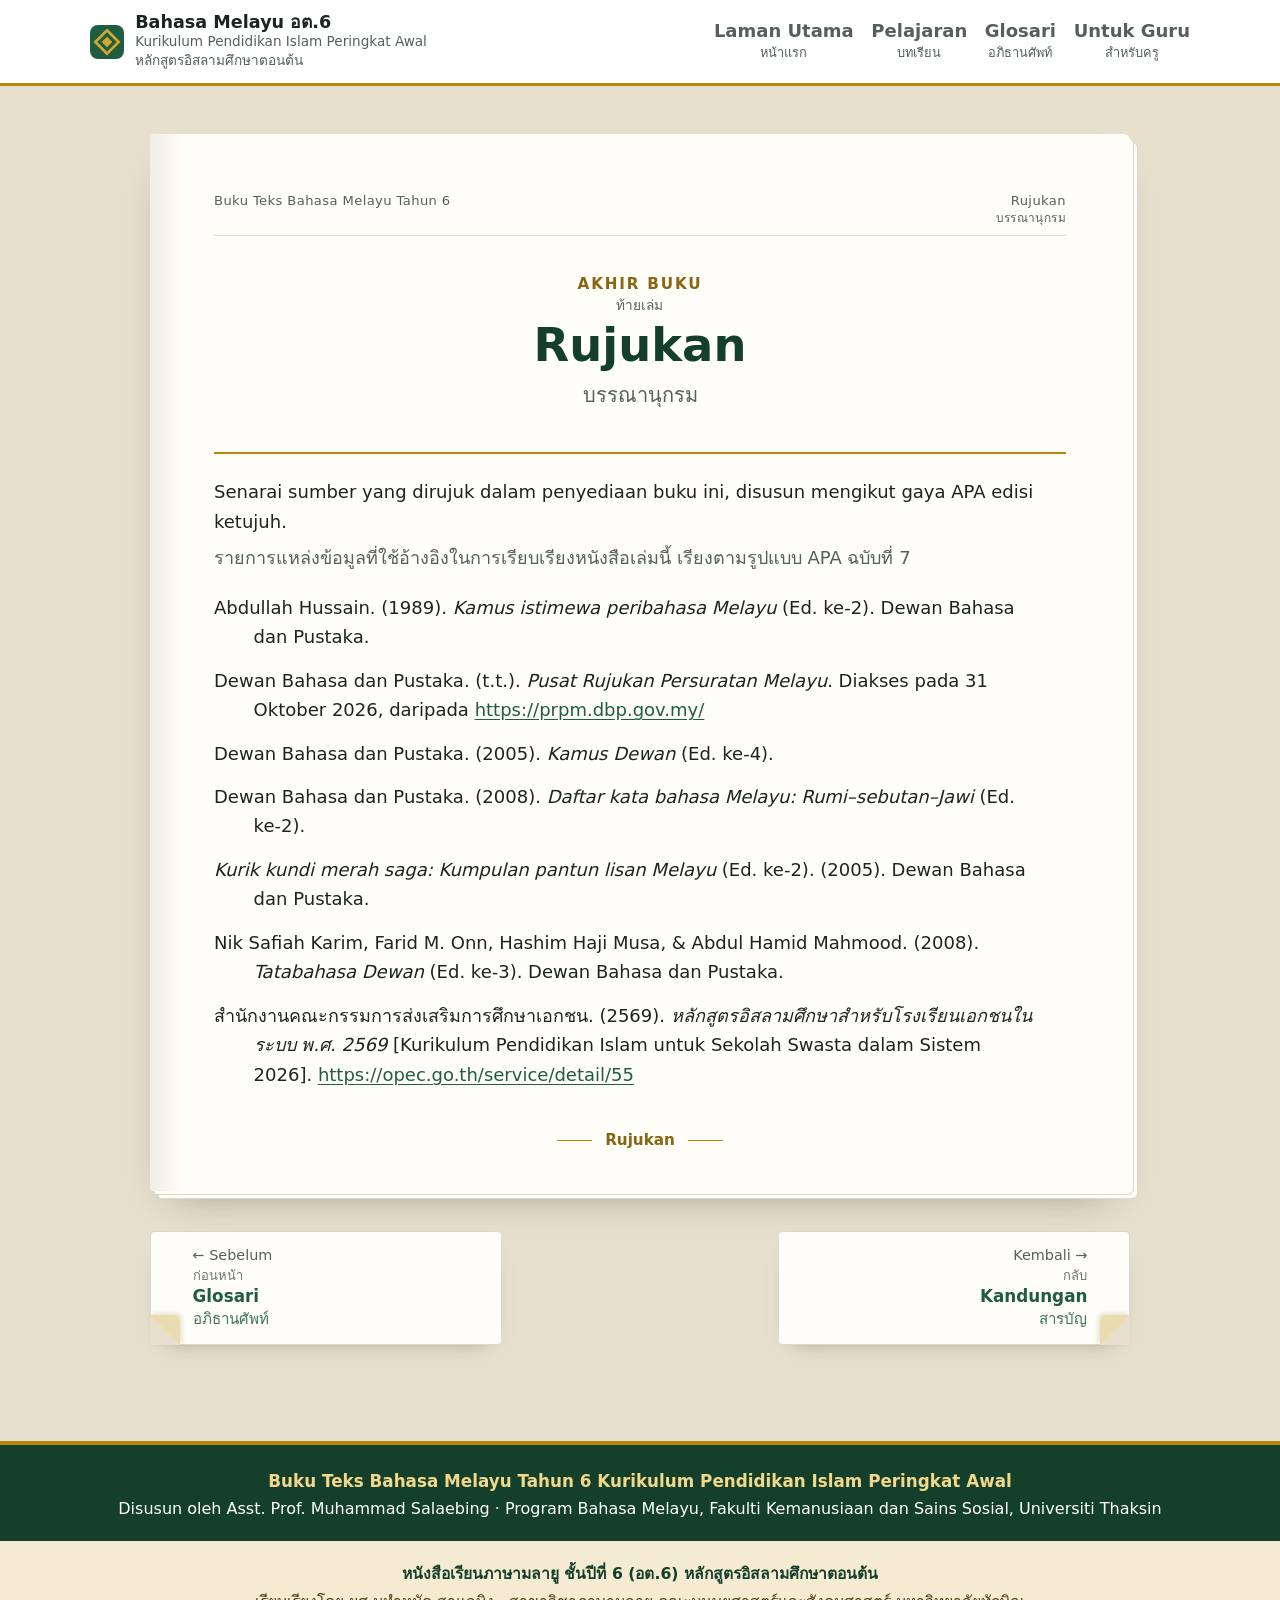
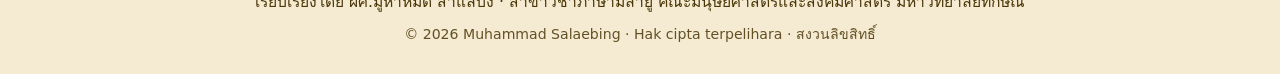
<file: rujukan.html>
<!doctype html>
<html lang="th">
<head>
<meta charset="utf-8">
<meta name="viewport" content="width=device-width, initial-scale=1">
<meta http-equiv="Content-Security-Policy" content="default-src 'self'; script-src 'self' https://gc.zgo.at; style-src 'self' 'unsafe-inline' https://fonts.googleapis.com; font-src 'self' https://fonts.gstatic.com; img-src 'self' data: https://buku-bm-at6.goatcounter.com; connect-src 'self' https://buku-bm-at6.goatcounter.com; media-src 'self'; object-src 'none'; base-uri 'self'; form-action 'none'; upgrade-insecure-requests">
<meta name="referrer" content="strict-origin-when-cross-origin">
<title>Rujukan · บรรณานุกรม — Buku Teks Bahasa Melayu Tahun 6 · หนังสือเรียนภาษามลายู อต.6</title>
<meta name="description" content="Senarai rujukan Buku Teks Bahasa Melayu Tahun 6: kamus, tatabahasa, ejaan Jawi dan kurikulum. รายการอ้างอิง (บรรณานุกรม) ของหนังสือเรียนภาษามลายู อต.6">
<link rel="canonical" href="https://salaebing-bahasa.github.io/buku-bm-at6/rujukan.html">
<meta name="author" content="Muhammad Salaebing (ผศ.มูหำหมัด สาแลบิง)">
<meta property="og:type" content="website">
<meta property="og:site_name" content="Buku Teks Bahasa Melayu Tahun 6 · หนังสือเรียนภาษามลายู อต.6">
<meta property="og:title" content="Rujukan · บรรณานุกรม — Buku Teks Bahasa Melayu Tahun 6 · หนังสือเรียนภาษามลายู อต.6">
<meta property="og:description" content="Senarai rujukan Buku Teks Bahasa Melayu Tahun 6: kamus, tatabahasa, ejaan Jawi dan kurikulum. รายการอ้างอิง (บรรณานุกรม) ของหนังสือเรียนภาษามลายู อต.6">
<meta property="og:url" content="https://salaebing-bahasa.github.io/buku-bm-at6/rujukan.html">
<meta property="og:image" content="https://salaebing-bahasa.github.io/buku-bm-at6/assets/share.png">
<meta property="og:image:width" content="1200">
<meta property="og:image:height" content="630">
<meta property="og:locale" content="th_TH">
<meta property="og:locale:alternate" content="ms_MY">
<meta name="twitter:card" content="summary_large_image">
<script type="application/ld+json">{"@context":"https://schema.org","@type":"WebPage","name":"Rujukan Buku Teks Bahasa Melayu Tahun 6 · บรรณานุกรม หนังสือเรียนภาษามลายู อต.6","inLanguage":["ms","th"],"url":"https://salaebing-bahasa.github.io/buku-bm-at6/rujukan.html","isPartOf":{"@type":"Book","name":"Buku Teks Bahasa Melayu Tahun 6","url":"https://salaebing-bahasa.github.io/buku-bm-at6/"}}</script>
<link rel="preconnect" href="https://fonts.googleapis.com"><link rel="preconnect" href="https://fonts.gstatic.com" crossorigin><link href="https://fonts.googleapis.com/css2?family=Bai+Jamjuree:wght@500;600;700&family=Noto+Naskh+Arabic:wght@400;600&family=Sarabun:ital,wght@0,400;0,600;1,400&display=swap" rel="stylesheet">
<link rel="stylesheet" href="assets/style.css">
<link rel="icon" href="assets/favicon.svg" type="image/svg+xml">
</head>
<body>
<a class="skip" href="#isi"><span class="bi"><span lang="ms">Langkau ke kandungan</span><span class="tr">ข้ามไปยังเนื้อหา</span></span></a>
<header class="site-head">
  <a class="brand" href="index.html"><span class="mark" aria-hidden="true"></span><span>Bahasa Melayu อต.6<small lang="ms">Kurikulum Pendidikan Islam Peringkat Awal</small><small>หลักสูตรอิสลามศึกษาตอนต้น</small></span></a>
  <nav aria-label="Menu utama · เมนูหลัก"><a href="index.html"><span lang="ms">Laman Utama</span><small>หน้าแรก</small></a><a href="index.html#pelajaran"><span lang="ms">Pelajaran</span><small>บทเรียน</small></a><a href="glosari.html"><span lang="ms">Glosari</span><small>อภิธานศัพท์</small></a><a href="index.html#guru"><span lang="ms">Untuk Guru</span><small>สำหรับครู</small></a></nav>
</header>
<main id="isi">

<article class="sheet">
<p class="running" aria-hidden="true"><span lang="ms">Buku Teks Bahasa Melayu Tahun 6</span><span><span class="bi"><span lang="ms">Rujukan</span><span class="tr">บรรณานุกรม</span></span></span></p>
<header class="unit-head opener"><p class="op-k"><span class="bi"><span lang="ms">Akhir buku</span><span class="tr">ท้ายเล่ม</span></span></p><h1>Rujukan</h1><p class="th-title">บรรณานุกรม</p></header>
<div class="dw prose"><p lang="ms">Senarai sumber yang dirujuk dalam penyediaan buku ini, disusun mengikut gaya APA edisi ketujuh.</p><p class="tr">รายการแหล่งข้อมูลที่ใช้อ้างอิงในการเรียบเรียงหนังสือเล่มนี้ เรียงตามรูปแบบ APA ฉบับที่ 7</p></div>
<ul class="refs">
<li lang="ms">Abdullah Hussain. (1989). <em>Kamus istimewa peribahasa Melayu</em> (Ed. ke-2). Dewan Bahasa dan Pustaka.</li>
<li lang="ms">Dewan Bahasa dan Pustaka. (t.t.). <em>Pusat Rujukan Persuratan Melayu</em>. Diakses pada 31 Oktober 2026, daripada <a href="https://prpm.dbp.gov.my/" rel="noopener">https://prpm.dbp.gov.my/</a></li>
<li lang="ms">Dewan Bahasa dan Pustaka. (2005). <em>Kamus Dewan</em> (Ed. ke-4).</li>
<li lang="ms">Dewan Bahasa dan Pustaka. (2008). <em>Daftar kata bahasa Melayu: Rumi–sebutan–Jawi</em> (Ed. ke-2).</li>
<li lang="ms"><em>Kurik kundi merah saga: Kumpulan pantun lisan Melayu</em> (Ed. ke-2). (2005). Dewan Bahasa dan Pustaka.</li>
<li lang="ms">Nik Safiah Karim, Farid M. Onn, Hashim Haji Musa, &amp; Abdul Hamid Mahmood. (2008). <em>Tatabahasa Dewan</em> (Ed. ke-3). Dewan Bahasa dan Pustaka.</li>
<li lang="th">สำนักงานคณะกรรมการส่งเสริมการศึกษาเอกชน. (2569). <em>หลักสูตรอิสลามศึกษาสำหรับโรงเรียนเอกชนในระบบ พ.ศ. 2569</em> [Kurikulum Pendidikan Islam untuk Sekolah Swasta dalam Sistem 2026]. <a href="https://opec.go.th/service/detail/55" rel="noopener">https://opec.go.th/service/detail/55</a></li>
</ul>
<p class="folio" aria-hidden="true"><span>Rujukan</span></p>
</article>
<nav class="pager" aria-label="Halaman sebelum dan seterusnya · หน้าก่อนหน้าและถัดไป"><a class="prev" href="glosari.html" rel="prev"><small><span class="bi"><span lang="ms">← Sebelum</span><span class="tr">ก่อนหน้า</span></span></small><span class="bi"><span lang="ms">Glosari</span><span class="tr">อภิธานศัพท์</span></span></a><a class="next" href="index.html#pelajaran"><small><span class="bi"><span lang="ms">Kembali →</span><span class="tr">กลับ</span></span></small><span class="bi"><span lang="ms">Kandungan</span><span class="tr">สารบัญ</span></span></a></nav>
</main>
<footer class="site-foot">
  <div class="foot-ms" lang="ms">
    <p>Buku Teks Bahasa Melayu Tahun 6 Kurikulum Pendidikan Islam Peringkat Awal</p>
    <p>Disusun oleh Asst. Prof. Muhammad Salaebing · Program Bahasa Melayu, Fakulti Kemanusiaan dan Sains Sosial, Universiti Thaksin</p>
  </div>
  <div class="foot-th">
    <p>หนังสือเรียนภาษามลายู ชั้นปีที่ 6 (อต.6) หลักสูตรอิสลามศึกษาตอนต้น</p>
    <p>เรียบเรียงโดย ผศ.มูหำหมัด สาแลบิง · สาขาวิชาภาษามลายู คณะมนุษยศาสตร์และสังคมศาสตร์ มหาวิทยาลัยทักษิณ</p>
    <p class="copy">© 2026 Muhammad Salaebing · <span lang="ms">Hak cipta terpelihara</span> · สงวนลิขสิทธิ์</p>
  </div>
</footer>
<script src="assets/app.js"></script>
<script data-goatcounter="https://buku-bm-at6.goatcounter.com/count" async src="https://gc.zgo.at/count.js"></script>
</body>
</html>
</file>
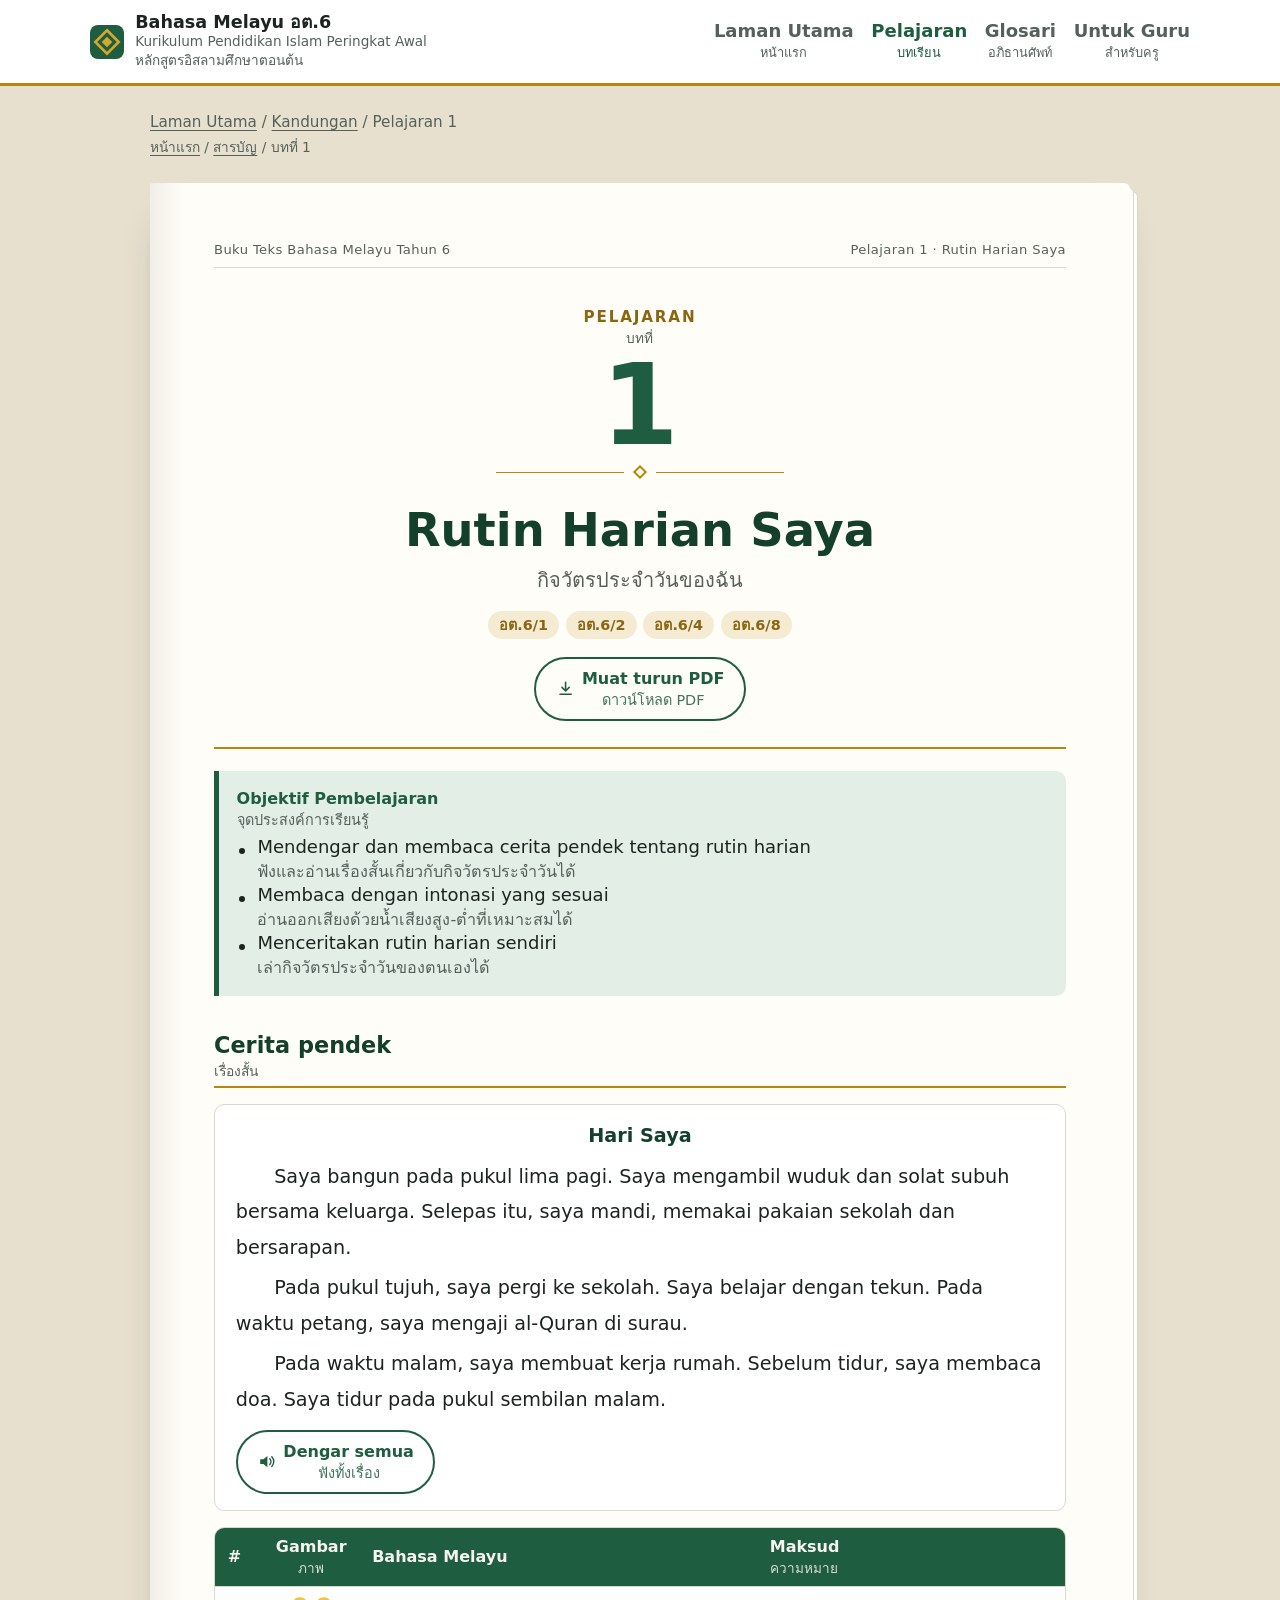
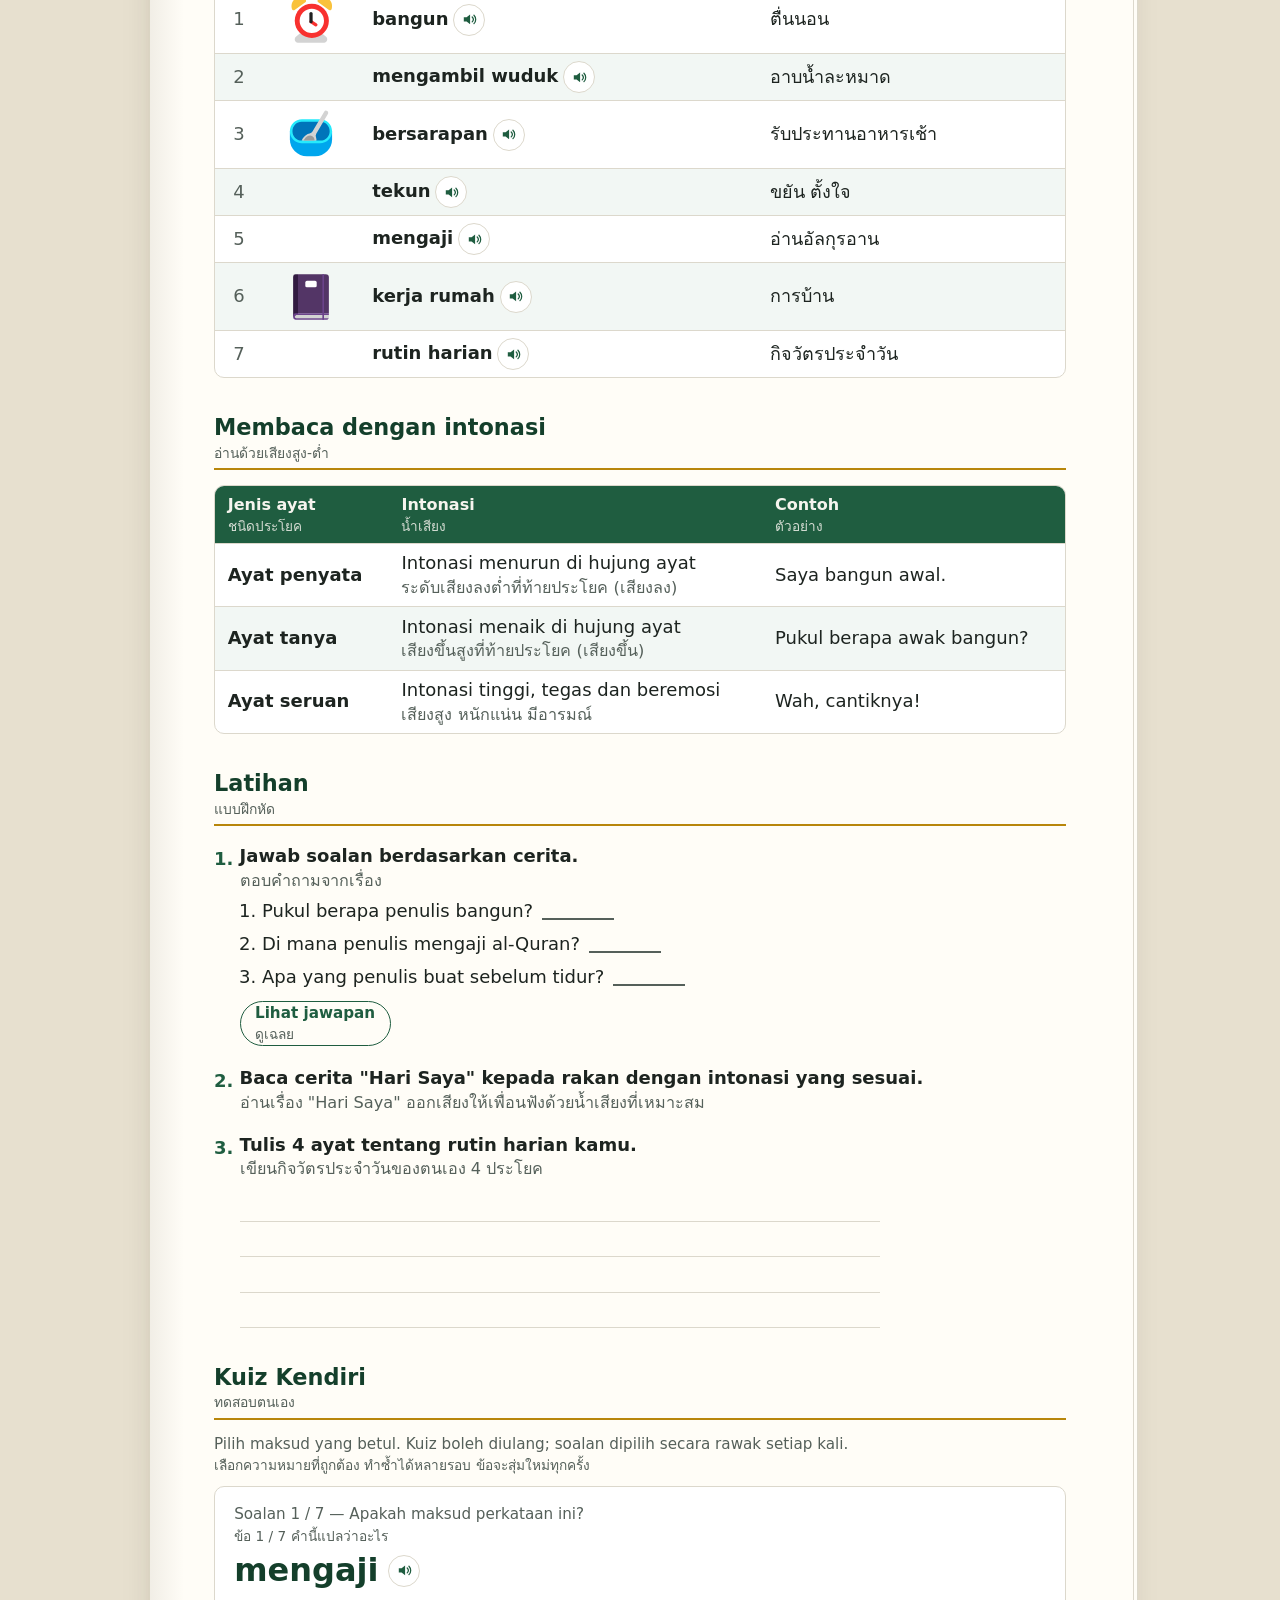
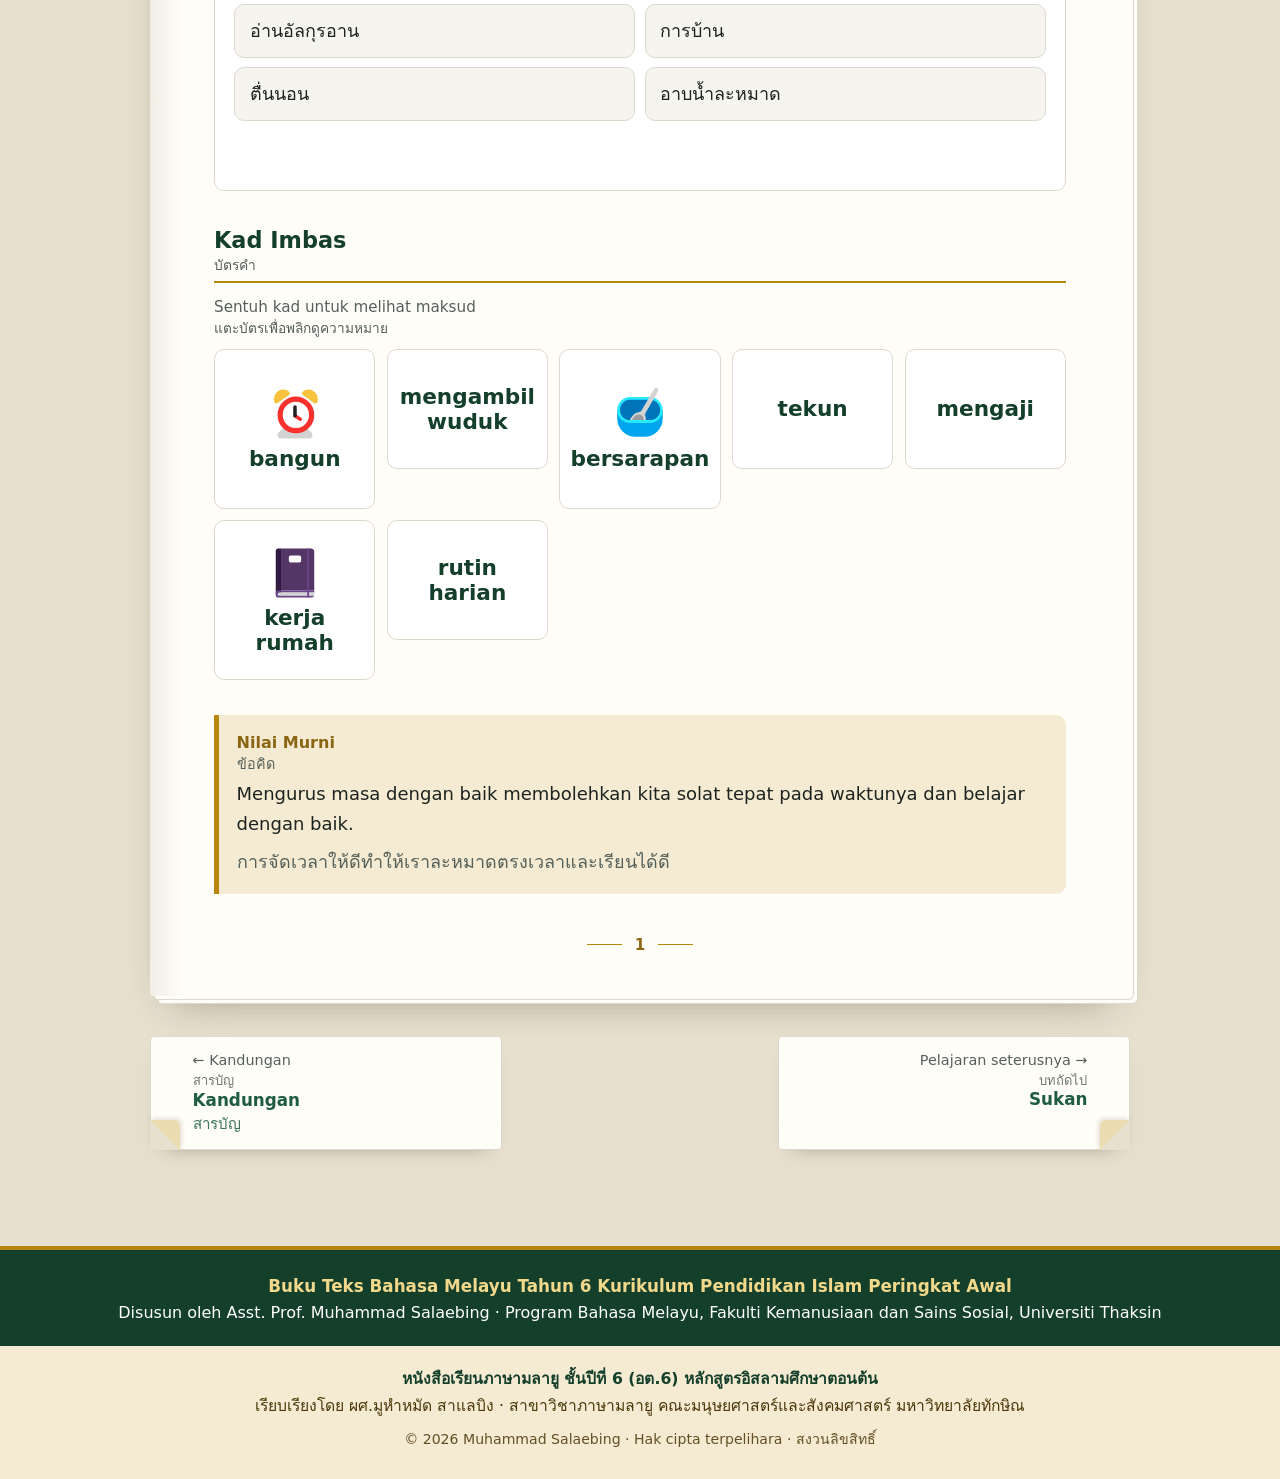
<file: pelajaran/01.html>
<!doctype html>
<html lang="th">
<head>
<meta charset="utf-8">
<meta name="viewport" content="width=device-width, initial-scale=1">
<meta http-equiv="Content-Security-Policy" content="default-src 'self'; script-src 'self' https://gc.zgo.at; style-src 'self' 'unsafe-inline' https://fonts.googleapis.com; font-src 'self' https://fonts.gstatic.com; img-src 'self' data: https://buku-bm-at6.goatcounter.com; connect-src 'self' https://buku-bm-at6.goatcounter.com; media-src 'self'; object-src 'none'; base-uri 'self'; form-action 'none'; upgrade-insecure-requests">
<meta name="referrer" content="strict-origin-when-cross-origin">
<title>Rutin Harian Saya (กิจวัตรประจำวันของฉัน) — Pelajaran 1 | Buku Teks Bahasa Melayu Tahun 6 · หนังสือเรียนภาษามลายู อต.6</title>
<meta name="description" content="Pelajaran 1 Rutin Harian Saya · บทที่ 1 กิจวัตรประจำวันของฉัน — Mendengar dan membaca cerita pendek tentang rutin harian; Membaca dengan intonasi yang sesuai; Menceritakan rutin harian sendiri. บทเรียนภาษามลายู ชั้น อต.6 พร้อมเสียงอ่าน แบบฝึกหัด และ PDF">
<link rel="canonical" href="https://salaebing-bahasa.github.io/buku-bm-at6/pelajaran/01.html">
<meta name="author" content="Muhammad Salaebing (ผศ.มูหำหมัด สาแลบิง)">
<meta property="og:type" content="website">
<meta property="og:site_name" content="Buku Teks Bahasa Melayu Tahun 6 · หนังสือเรียนภาษามลายู อต.6">
<meta property="og:title" content="Rutin Harian Saya (กิจวัตรประจำวันของฉัน) — Pelajaran 1 | Buku Teks Bahasa Melayu Tahun 6 · หนังสือเรียนภาษามลายู อต.6">
<meta property="og:description" content="Pelajaran 1 Rutin Harian Saya · บทที่ 1 กิจวัตรประจำวันของฉัน — Mendengar dan membaca cerita pendek tentang rutin harian; Membaca dengan intonasi yang sesuai; Menceritakan rutin harian sendiri. บทเรียนภาษามลายู ชั้น อต.6 พร้อมเสียงอ่าน แบบฝึกหัด และ PDF">
<meta property="og:url" content="https://salaebing-bahasa.github.io/buku-bm-at6/pelajaran/01.html">
<meta property="og:image" content="https://salaebing-bahasa.github.io/buku-bm-at6/assets/share.png">
<meta property="og:image:width" content="1200">
<meta property="og:image:height" content="630">
<meta property="og:locale" content="th_TH">
<meta property="og:locale:alternate" content="ms_MY">
<meta name="twitter:card" content="summary_large_image">
<script type="application/ld+json">{"@context":"https://schema.org","@type":"LearningResource","name":"Pelajaran 1: Rutin Harian Saya (กิจวัตรประจำวันของฉัน)","description":"Mendengar dan membaca cerita pendek tentang rutin harian; Membaca dengan intonasi yang sesuai; Menceritakan rutin harian sendiri","inLanguage":["ms","th"],"learningResourceType":"Lesson","educationalLevel":"Tahun 6 (อต.6)","teaches":"Rutin Harian Saya","author":{"@type":"Person","name":"Muhammad Salaebing","alternateName":"ผศ.มูหำหมัด สาแลบิง","jobTitle":"Assistant Professor","affiliation":{"@type":"CollegeOrUniversity","name":"Thaksin University","alternateName":"มหาวิทยาลัยทักษิณ"}},"isAccessibleForFree":true,"isPartOf":{"@type":"Book","name":"Buku Teks Bahasa Melayu Tahun 6 · หนังสือเรียนภาษามลายู อต.6","url":"https://salaebing-bahasa.github.io/buku-bm-at6/"},"encoding":{"@type":"MediaObject","encodingFormat":"application/pdf","contentUrl":"https://salaebing-bahasa.github.io/buku-bm-at6/pdf/pelajaran-01.pdf"}}</script>
<link rel="preconnect" href="https://fonts.googleapis.com"><link rel="preconnect" href="https://fonts.gstatic.com" crossorigin><link href="https://fonts.googleapis.com/css2?family=Bai+Jamjuree:wght@500;600;700&family=Noto+Naskh+Arabic:wght@400;600&family=Sarabun:ital,wght@0,400;0,600;1,400&display=swap" rel="stylesheet">
<link rel="stylesheet" href="../assets/style.css">
<link rel="icon" href="../assets/favicon.svg" type="image/svg+xml">
</head>
<body>
<a class="skip" href="#isi"><span class="bi"><span lang="ms">Langkau ke kandungan</span><span class="tr">ข้ามไปยังเนื้อหา</span></span></a>
<header class="site-head">
  <a class="brand" href="../index.html"><span class="mark" aria-hidden="true"></span><span>Bahasa Melayu อต.6<small lang="ms">Kurikulum Pendidikan Islam Peringkat Awal</small><small>หลักสูตรอิสลามศึกษาตอนต้น</small></span></a>
  <nav aria-label="Menu utama · เมนูหลัก"><a href="../index.html"><span lang="ms">Laman Utama</span><small>หน้าแรก</small></a><a href="../index.html#pelajaran" aria-current="page"><span lang="ms">Pelajaran</span><small>บทเรียน</small></a><a href="../glosari.html"><span lang="ms">Glosari</span><small>อภิธานศัพท์</small></a><a href="../index.html#guru"><span lang="ms">Untuk Guru</span><small>สำหรับครู</small></a></nav>
</header>
<main id="isi">

<nav class="crumb" aria-label="Lokasi · ตำแหน่ง"><p lang="ms"><a href="../index.html">Laman Utama</a> / <a href="../index.html#pelajaran">Kandungan</a> / <span>Pelajaran 1</span></p><p class="tr"><a href="../index.html">หน้าแรก</a> / <a href="../index.html#pelajaran">สารบัญ</a> / <span>บทที่ 1</span></p></nav>
<article class="sheet">
<p class="running" aria-hidden="true"><span lang="ms">Buku Teks Bahasa Melayu Tahun 6</span><span>Pelajaran 1 · Rutin Harian Saya</span></p>
<header class="opener">
  <p class="op-k"><span class="bi"><span lang="ms">Pelajaran</span><span class="tr">บทที่</span></span></p>
  <p class="op-n" aria-hidden="true">1</p>
  <p class="orn" aria-hidden="true"><span></span></p>
  <h1>Rutin Harian Saya</h1>
  <p class="th-title">กิจวัตรประจำวันของฉัน</p>
  <ul class="chips" aria-label="Petunjuk · ตัวชี้วัด"><li title="Mendengar dan menuturkan ayat dan cerita pendek yang ditetapkan · ฟังและพูดประโยคและเรื่องสั้นที่กำหนด">อต.6/1</li><li title="Membaca cerita pendek dengan intonasi yang betul · อ่านเรื่องสั้นโดยใช้เสียงสูง-ต่ำ">อต.6/2</li><li title="Membaca dan menulis ayat pendek dalam kehidupan seharian yang ditetapkan · อ่านและเขียนประโยคสั้น ๆ ในชีวิตประจำวันที่กำหนด">อต.6/4</li><li title="Menyatakan maksud perkataan yang ditetapkan · บอกความหมายของคำศัพท์ที่กำหนด">อต.6/8</li></ul>
  <a class="btn-ghost dl" href="../pdf/pelajaran-01.pdf" download="Bahasa-Melayu-AT6-Pelajaran-01.pdf"><svg viewBox="0 0 24 24" aria-hidden="true"><path d="M12 4v11m0 0-4.5-4.5M12 15l4.5-4.5M5 19h14" fill="none" stroke="currentColor" stroke-width="2" stroke-linecap="round" stroke-linejoin="round"/></svg><span class="bi"><span lang="ms">Muat turun PDF</span><span class="tr">ดาวน์โหลด PDF</span></span></a>
</header>
<aside class="box obj"><p class="box-t"><span class="bi"><span lang="ms">Objektif Pembelajaran</span><span class="tr">จุดประสงค์การเรียนรู้</span></span></p><ul><li><span class="bi"><span lang="ms">Mendengar dan membaca cerita pendek tentang rutin harian</span><span class="tr">ฟังและอ่านเรื่องสั้นเกี่ยวกับกิจวัตรประจำวันได้</span></span></li><li><span class="bi"><span lang="ms">Membaca dengan intonasi yang sesuai</span><span class="tr">อ่านออกเสียงด้วยน้ำเสียงสูง-ต่ำที่เหมาะสมได้</span></span></li><li><span class="bi"><span lang="ms">Menceritakan rutin harian sendiri</span><span class="tr">เล่ากิจวัตรประจำวันของตนเองได้</span></span></li></ul></aside>
<section class="sec"><h3><span lang="ms">Cerita pendek</span><span class="h-th">เรื่องสั้น</span></h3><article class="reading"><h4>Hari Saya</h4><p>Saya bangun pada pukul lima pagi. Saya mengambil wuduk dan solat subuh bersama keluarga. Selepas itu, saya mandi, memakai pakaian sekolah dan bersarapan.</p><p>Pada pukul tujuh, saya pergi ke sekolah. Saya belajar dengan tekun. Pada waktu petang, saya mengaji al-Quran di surau.</p><p>Pada waktu malam, saya membuat kerja rumah. Sebelum tidur, saya membaca doa. Saya tidur pada pukul sembilan malam.</p><button type="button" class="btn-ghost say-long" data-say="Saya bangun pada pukul lima pagi. Saya mengambil wuduk dan solat subuh bersama keluarga. Selepas itu, saya mandi, memakai pakaian sekolah dan bersarapan. Pada pukul tujuh, saya pergi ke sekolah. Saya belajar dengan tekun. Pada waktu petang, saya mengaji al-Quran di surau. Pada waktu malam, saya membuat kerja rumah. Sebelum tidur, saya membaca doa. Saya tidur pada pukul sembilan malam."><svg viewBox="0 0 24 24" aria-hidden="true"><path d="M4 9h4l5-4v14l-5-4H4z" fill="currentColor"/><path d="M16 8.5a5 5 0 0 1 0 7M18.5 6a8.5 8.5 0 0 1 0 12" fill="none" stroke="currentColor" stroke-width="1.8" stroke-linecap="round"/></svg><span><span class="bi"><span lang="ms">Dengar semua</span><span class="tr">ฟังทั้งเรื่อง</span></span></span></button></article>
<div class="tbl"><table class="vocab"><thead><tr><th>#</th><th class="pic-c"><span class="bi"><span lang="ms">Gambar</span><span class="tr">ภาพ</span></span></th><th>Bahasa Melayu</th><th><span class="bi"><span lang="ms">Maksud</span><span class="tr">ความหมาย</span></span></th></tr></thead><tbody><tr><td class="n">1</td><td class="pic-c"><img class="pic" src="../assets/gambar/bangun.svg" alt="" width="52" height="52" loading="lazy" decoding="async"></td><td class="ms"><span>bangun</span><button type="button" class="say" data-say="bangun" aria-label="ฟังเสียง bangun" title="ฟังเสียง"><svg viewBox="0 0 24 24" aria-hidden="true"><path d="M4 9h4l5-4v14l-5-4H4z" fill="currentColor"/><path d="M16 8.5a5 5 0 0 1 0 7M18.5 6a8.5 8.5 0 0 1 0 12" fill="none" stroke="currentColor" stroke-width="1.8" stroke-linecap="round"/></svg></button></td><td>ตื่นนอน</td></tr><tr><td class="n">2</td><td class="pic-c"></td><td class="ms"><span>mengambil wuduk</span><button type="button" class="say" data-say="mengambil wuduk" aria-label="ฟังเสียง mengambil wuduk" title="ฟังเสียง"><svg viewBox="0 0 24 24" aria-hidden="true"><path d="M4 9h4l5-4v14l-5-4H4z" fill="currentColor"/><path d="M16 8.5a5 5 0 0 1 0 7M18.5 6a8.5 8.5 0 0 1 0 12" fill="none" stroke="currentColor" stroke-width="1.8" stroke-linecap="round"/></svg></button></td><td>อาบน้ำละหมาด</td></tr><tr><td class="n">3</td><td class="pic-c"><img class="pic" src="../assets/gambar/bersarapan.svg" alt="" width="52" height="52" loading="lazy" decoding="async"></td><td class="ms"><span>bersarapan</span><button type="button" class="say" data-say="bersarapan" aria-label="ฟังเสียง bersarapan" title="ฟังเสียง"><svg viewBox="0 0 24 24" aria-hidden="true"><path d="M4 9h4l5-4v14l-5-4H4z" fill="currentColor"/><path d="M16 8.5a5 5 0 0 1 0 7M18.5 6a8.5 8.5 0 0 1 0 12" fill="none" stroke="currentColor" stroke-width="1.8" stroke-linecap="round"/></svg></button></td><td>รับประทานอาหารเช้า</td></tr><tr><td class="n">4</td><td class="pic-c"></td><td class="ms"><span>tekun</span><button type="button" class="say" data-say="tekun" aria-label="ฟังเสียง tekun" title="ฟังเสียง"><svg viewBox="0 0 24 24" aria-hidden="true"><path d="M4 9h4l5-4v14l-5-4H4z" fill="currentColor"/><path d="M16 8.5a5 5 0 0 1 0 7M18.5 6a8.5 8.5 0 0 1 0 12" fill="none" stroke="currentColor" stroke-width="1.8" stroke-linecap="round"/></svg></button></td><td>ขยัน ตั้งใจ</td></tr><tr><td class="n">5</td><td class="pic-c"></td><td class="ms"><span>mengaji</span><button type="button" class="say" data-say="mengaji" aria-label="ฟังเสียง mengaji" title="ฟังเสียง"><svg viewBox="0 0 24 24" aria-hidden="true"><path d="M4 9h4l5-4v14l-5-4H4z" fill="currentColor"/><path d="M16 8.5a5 5 0 0 1 0 7M18.5 6a8.5 8.5 0 0 1 0 12" fill="none" stroke="currentColor" stroke-width="1.8" stroke-linecap="round"/></svg></button></td><td>อ่านอัลกุรอาน</td></tr><tr><td class="n">6</td><td class="pic-c"><img class="pic" src="../assets/gambar/kerja-rumah.svg" alt="" width="52" height="52" loading="lazy" decoding="async"></td><td class="ms"><span>kerja rumah</span><button type="button" class="say" data-say="kerja rumah" aria-label="ฟังเสียง kerja rumah" title="ฟังเสียง"><svg viewBox="0 0 24 24" aria-hidden="true"><path d="M4 9h4l5-4v14l-5-4H4z" fill="currentColor"/><path d="M16 8.5a5 5 0 0 1 0 7M18.5 6a8.5 8.5 0 0 1 0 12" fill="none" stroke="currentColor" stroke-width="1.8" stroke-linecap="round"/></svg></button></td><td>การบ้าน</td></tr><tr><td class="n">7</td><td class="pic-c"></td><td class="ms"><span>rutin harian</span><button type="button" class="say" data-say="rutin harian" aria-label="ฟังเสียง rutin harian" title="ฟังเสียง"><svg viewBox="0 0 24 24" aria-hidden="true"><path d="M4 9h4l5-4v14l-5-4H4z" fill="currentColor"/><path d="M16 8.5a5 5 0 0 1 0 7M18.5 6a8.5 8.5 0 0 1 0 12" fill="none" stroke="currentColor" stroke-width="1.8" stroke-linecap="round"/></svg></button></td><td>กิจวัตรประจำวัน</td></tr></tbody></table></div></section>
<section class="sec"><h3><span lang="ms">Membaca dengan intonasi</span><span class="h-th">อ่านด้วยเสียงสูง-ต่ำ</span></h3><div class="tbl"><table><thead><tr><th><span class="bi"><span lang="ms">Jenis ayat</span><span class="tr">ชนิดประโยค</span></span></th><th><span class="bi"><span lang="ms">Intonasi</span><span class="tr">น้ำเสียง</span></span></th><th><span class="bi"><span lang="ms">Contoh</span><span class="tr">ตัวอย่าง</span></span></th></tr></thead><tbody><tr><td><strong>Ayat penyata</strong></td><td><span class="bi"><span lang="ms">Intonasi menurun di hujung ayat</span><span class="tr">ระดับเสียงลงต่ำที่ท้ายประโยค (เสียงลง)</span></span></td><td>Saya bangun awal.</td></tr><tr><td><strong>Ayat tanya</strong></td><td><span class="bi"><span lang="ms">Intonasi menaik di hujung ayat</span><span class="tr">เสียงขึ้นสูงที่ท้ายประโยค (เสียงขึ้น)</span></span></td><td>Pukul berapa awak bangun?</td></tr><tr><td><strong>Ayat seruan</strong></td><td><span class="bi"><span lang="ms">Intonasi tinggi, tegas dan beremosi</span><span class="tr">เสียงสูง หนักแน่น มีอารมณ์</span></span></td><td>Wah, cantiknya!</td></tr></tbody></table></div></section>
<section class="sec" id="latihan"><h3><span lang="ms">Latihan</span><span class="h-th">แบบฝึกหัด</span></h3><ol class="latihan"><li><p class="q"><span class="bi"><span lang="ms">Jawab soalan berdasarkan cerita.</span><span class="tr">ตอบคำถามจากเรื่อง</span></span></p><ol class="items"><li>Pukul berapa penulis bangun?  <span class="blank" aria-label="ช่องว่าง"></span></li><li>Di mana penulis mengaji al-Quran?  <span class="blank" aria-label="ช่องว่าง"></span></li><li>Apa yang penulis buat sebelum tidur?  <span class="blank" aria-label="ช่องว่าง"></span></li></ol><details class="ans"><summary><span class="bi"><span lang="ms">Lihat jawapan</span><span class="tr">ดูเฉลย</span></span></summary><p>pukul lima pagi; di surau; membaca doa</p></details></li><li><p class="q"><span class="bi"><span lang="ms">Baca cerita &quot;Hari Saya&quot; kepada rakan dengan intonasi yang sesuai.</span><span class="tr">อ่านเรื่อง &quot;Hari Saya&quot; ออกเสียงให้เพื่อนฟังด้วยน้ำเสียงที่เหมาะสม</span></span></p></li><li><p class="q"><span class="bi"><span lang="ms">Tulis 4 ayat tentang rutin harian kamu.</span><span class="tr">เขียนกิจวัตรประจำวันของตนเอง 4 ประโยค</span></span></p><div class="write" style="--n:4" aria-hidden="true"></div></li></ol></section>

<section class="sec kuiz" id="kuiz">
  <h3><span lang="ms">Kuiz Kendiri</span><span class="h-th">ทดสอบตนเอง</span></h3>
  <p class="hint"><span class="bi"><span lang="ms">Pilih maksud yang betul. Kuiz boleh diulang; soalan dipilih secara rawak setiap kali.</span><span class="tr">เลือกความหมายที่ถูกต้อง ทำซ้ำได้หลายรอบ ข้อจะสุ่มใหม่ทุกครั้ง</span></span></p>
  <div class="quiz" data-vocab="[{&quot;ms&quot;:&quot;bangun&quot;,&quot;th&quot;:&quot;ตื่นนอน&quot;,&quot;img&quot;:&quot;bangun&quot;},{&quot;ms&quot;:&quot;mengambil wuduk&quot;,&quot;th&quot;:&quot;อาบน้ำละหมาด&quot;},{&quot;ms&quot;:&quot;bersarapan&quot;,&quot;th&quot;:&quot;รับประทานอาหารเช้า&quot;,&quot;img&quot;:&quot;bersarapan&quot;},{&quot;ms&quot;:&quot;tekun&quot;,&quot;th&quot;:&quot;ขยัน ตั้งใจ&quot;},{&quot;ms&quot;:&quot;mengaji&quot;,&quot;th&quot;:&quot;อ่านอัลกุรอาน&quot;},{&quot;ms&quot;:&quot;kerja rumah&quot;,&quot;th&quot;:&quot;การบ้าน&quot;,&quot;img&quot;:&quot;kerja-rumah&quot;},{&quot;ms&quot;:&quot;rutin harian&quot;,&quot;th&quot;:&quot;กิจวัตรประจำวัน&quot;}]"></div>
</section>
<section class="sec" id="kad">
  <h3><span lang="ms">Kad Imbas</span><span class="h-th">บัตรคำ</span></h3>
  <p class="hint"><span class="bi"><span lang="ms">Sentuh kad untuk melihat maksud</span><span class="tr">แตะบัตรเพื่อพลิกดูความหมาย</span></span></p>
  <div class="cards" data-vocab="[{&quot;ms&quot;:&quot;bangun&quot;,&quot;th&quot;:&quot;ตื่นนอน&quot;,&quot;img&quot;:&quot;bangun&quot;},{&quot;ms&quot;:&quot;mengambil wuduk&quot;,&quot;th&quot;:&quot;อาบน้ำละหมาด&quot;},{&quot;ms&quot;:&quot;bersarapan&quot;,&quot;th&quot;:&quot;รับประทานอาหารเช้า&quot;,&quot;img&quot;:&quot;bersarapan&quot;},{&quot;ms&quot;:&quot;tekun&quot;,&quot;th&quot;:&quot;ขยัน ตั้งใจ&quot;},{&quot;ms&quot;:&quot;mengaji&quot;,&quot;th&quot;:&quot;อ่านอัลกุรอาน&quot;},{&quot;ms&quot;:&quot;kerja rumah&quot;,&quot;th&quot;:&quot;การบ้าน&quot;,&quot;img&quot;:&quot;kerja-rumah&quot;},{&quot;ms&quot;:&quot;rutin harian&quot;,&quot;th&quot;:&quot;กิจวัตรประจำวัน&quot;}]"></div>
</section>
<aside class="box nilai"><p class="box-t"><span class="bi"><span lang="ms">Nilai Murni</span><span class="tr">ข้อคิด</span></span></p><p lang="ms">Mengurus masa dengan baik membolehkan kita solat tepat pada waktunya dan belajar dengan baik.</p><p class="tr nilai-th">การจัดเวลาให้ดีทำให้เราละหมาดตรงเวลาและเรียนได้ดี</p></aside>
<p class="folio" aria-hidden="true"><span>1</span></p>
</article>
<nav class="pager" aria-label="Pelajaran sebelum dan seterusnya · บทก่อนหน้าและถัดไป">
  <a class="prev" href="../index.html#pelajaran"><small><span class="bi"><span lang="ms">← Kandungan</span><span class="tr">สารบัญ</span></span></small><span class="bi"><span lang="ms">Kandungan</span><span class="tr">สารบัญ</span></span></a>
  <a class="next" href="02.html" rel="next"><small><span class="bi"><span lang="ms">Pelajaran seterusnya →</span><span class="tr">บทถัดไป</span></span></small>Sukan</a>
</nav>
<p class="swipe-hint"><span class="bi"><span lang="ms">Leret ke kiri atau ke kanan untuk menukar pelajaran</span><span class="tr">ปัดซ้ายหรือขวาเพื่อเปลี่ยนบท</span></span></p>
</main>
<footer class="site-foot">
  <div class="foot-ms" lang="ms">
    <p>Buku Teks Bahasa Melayu Tahun 6 Kurikulum Pendidikan Islam Peringkat Awal</p>
    <p>Disusun oleh Asst. Prof. Muhammad Salaebing · Program Bahasa Melayu, Fakulti Kemanusiaan dan Sains Sosial, Universiti Thaksin</p>
  </div>
  <div class="foot-th">
    <p>หนังสือเรียนภาษามลายู ชั้นปีที่ 6 (อต.6) หลักสูตรอิสลามศึกษาตอนต้น</p>
    <p>เรียบเรียงโดย ผศ.มูหำหมัด สาแลบิง · สาขาวิชาภาษามลายู คณะมนุษยศาสตร์และสังคมศาสตร์ มหาวิทยาลัยทักษิณ</p>
    <p class="copy">© 2026 Muhammad Salaebing · <span lang="ms">Hak cipta terpelihara</span> · สงวนลิขสิทธิ์</p>
  </div>
</footer>
<script src="../assets/app.js"></script>
<script data-goatcounter="https://buku-bm-at6.goatcounter.com/count" async src="https://gc.zgo.at/count.js"></script>
</body>
</html>
</file>
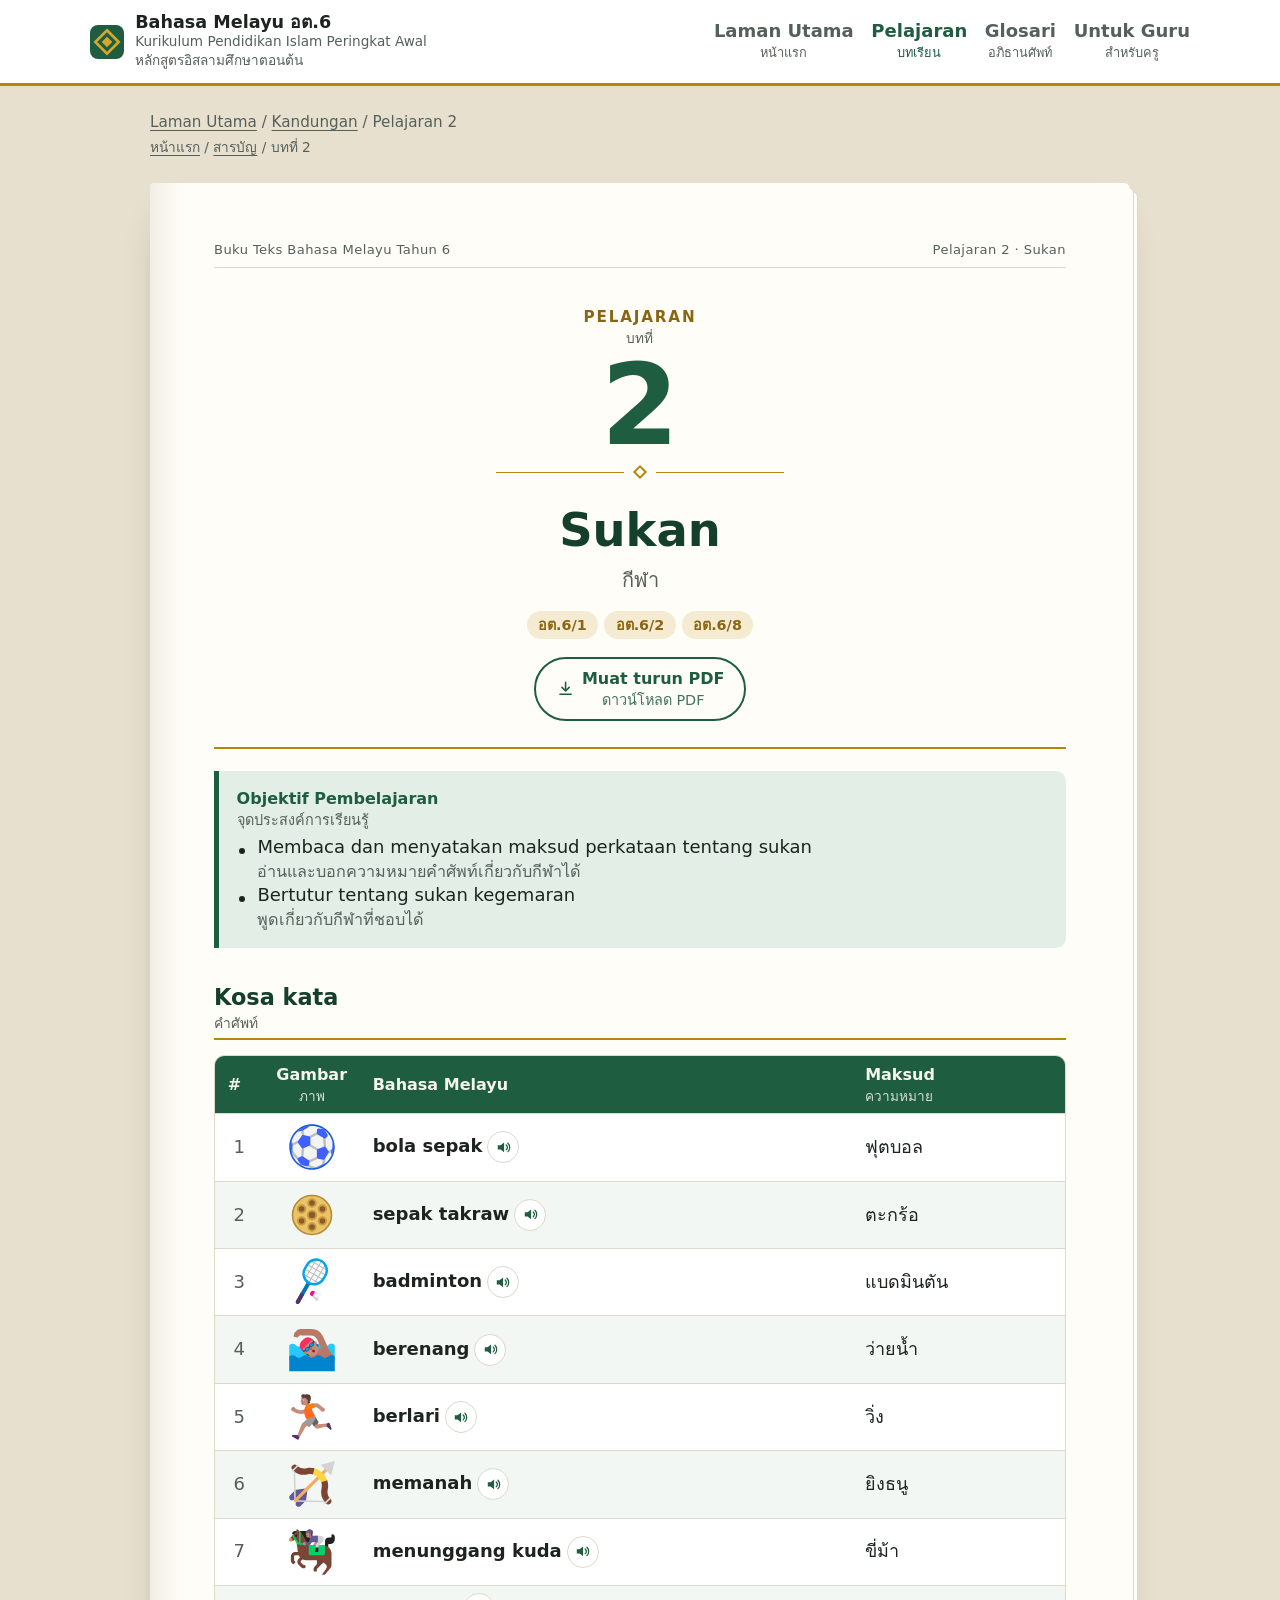
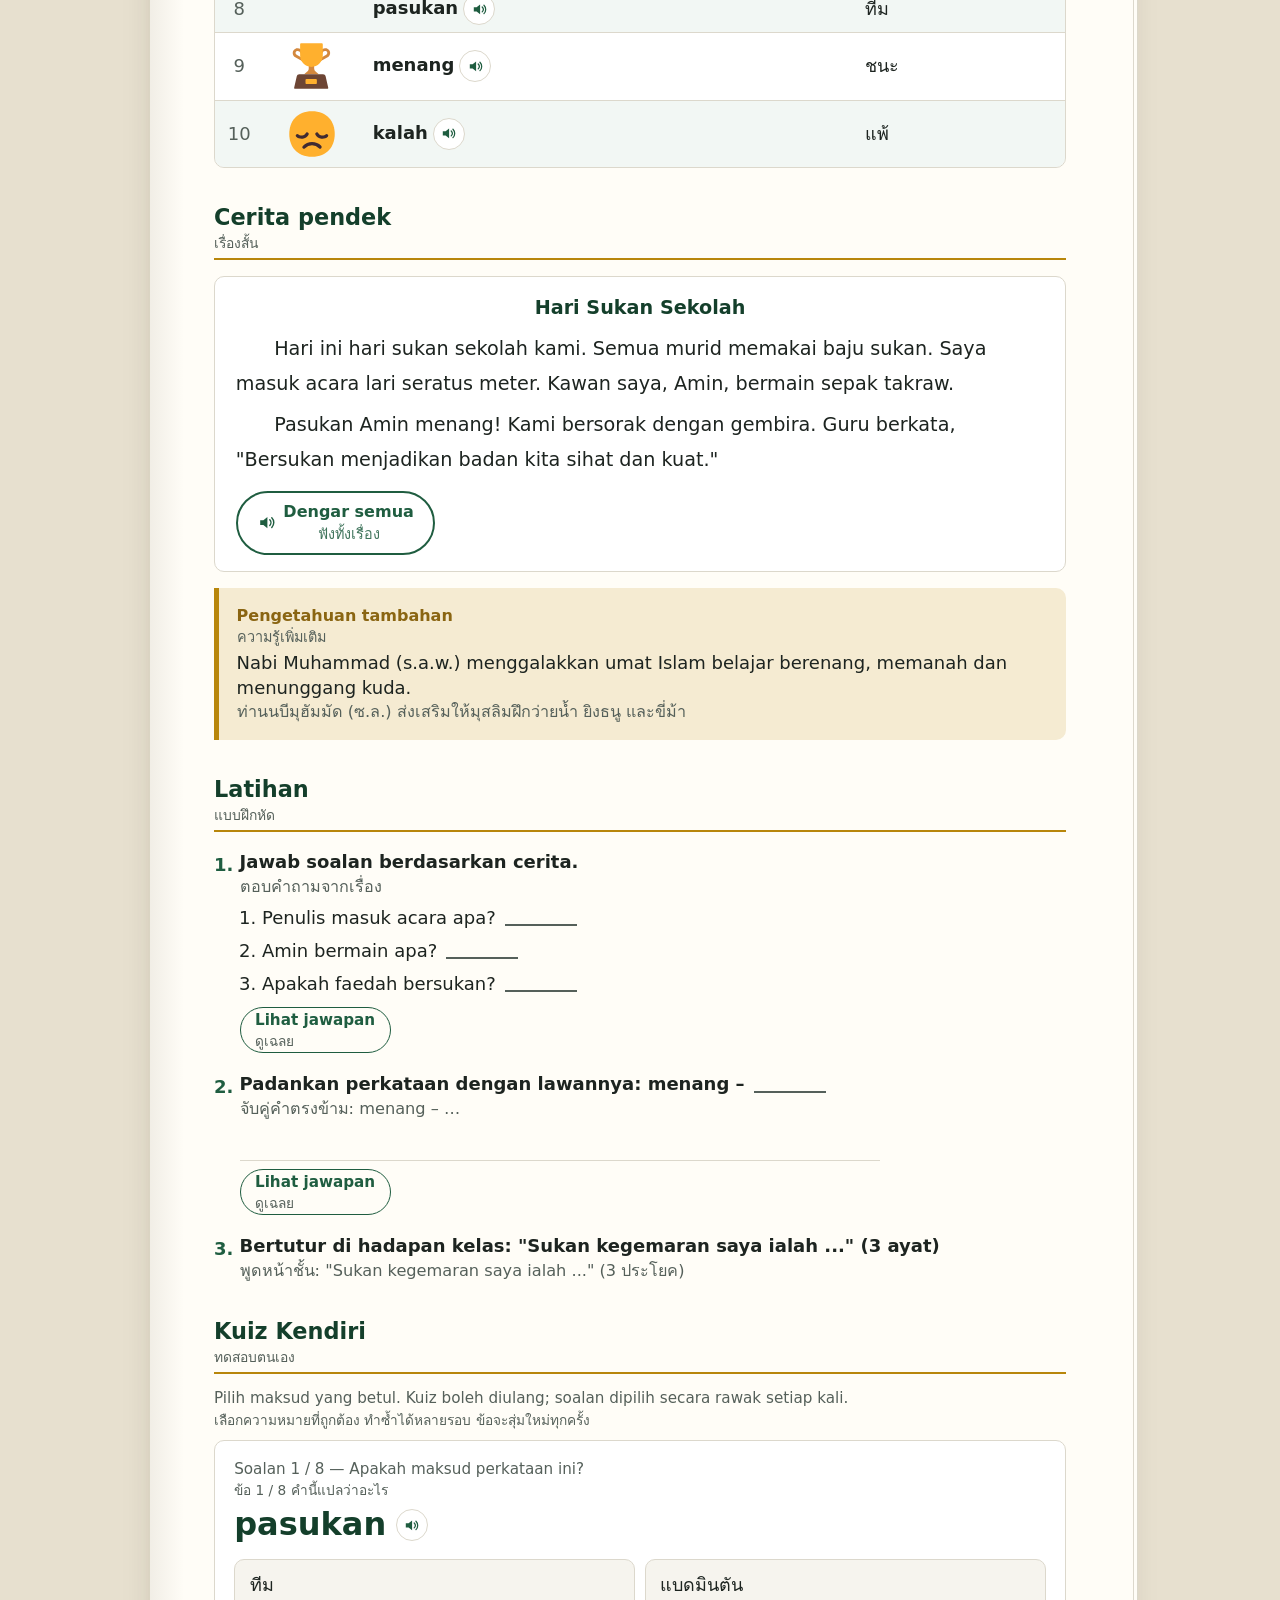
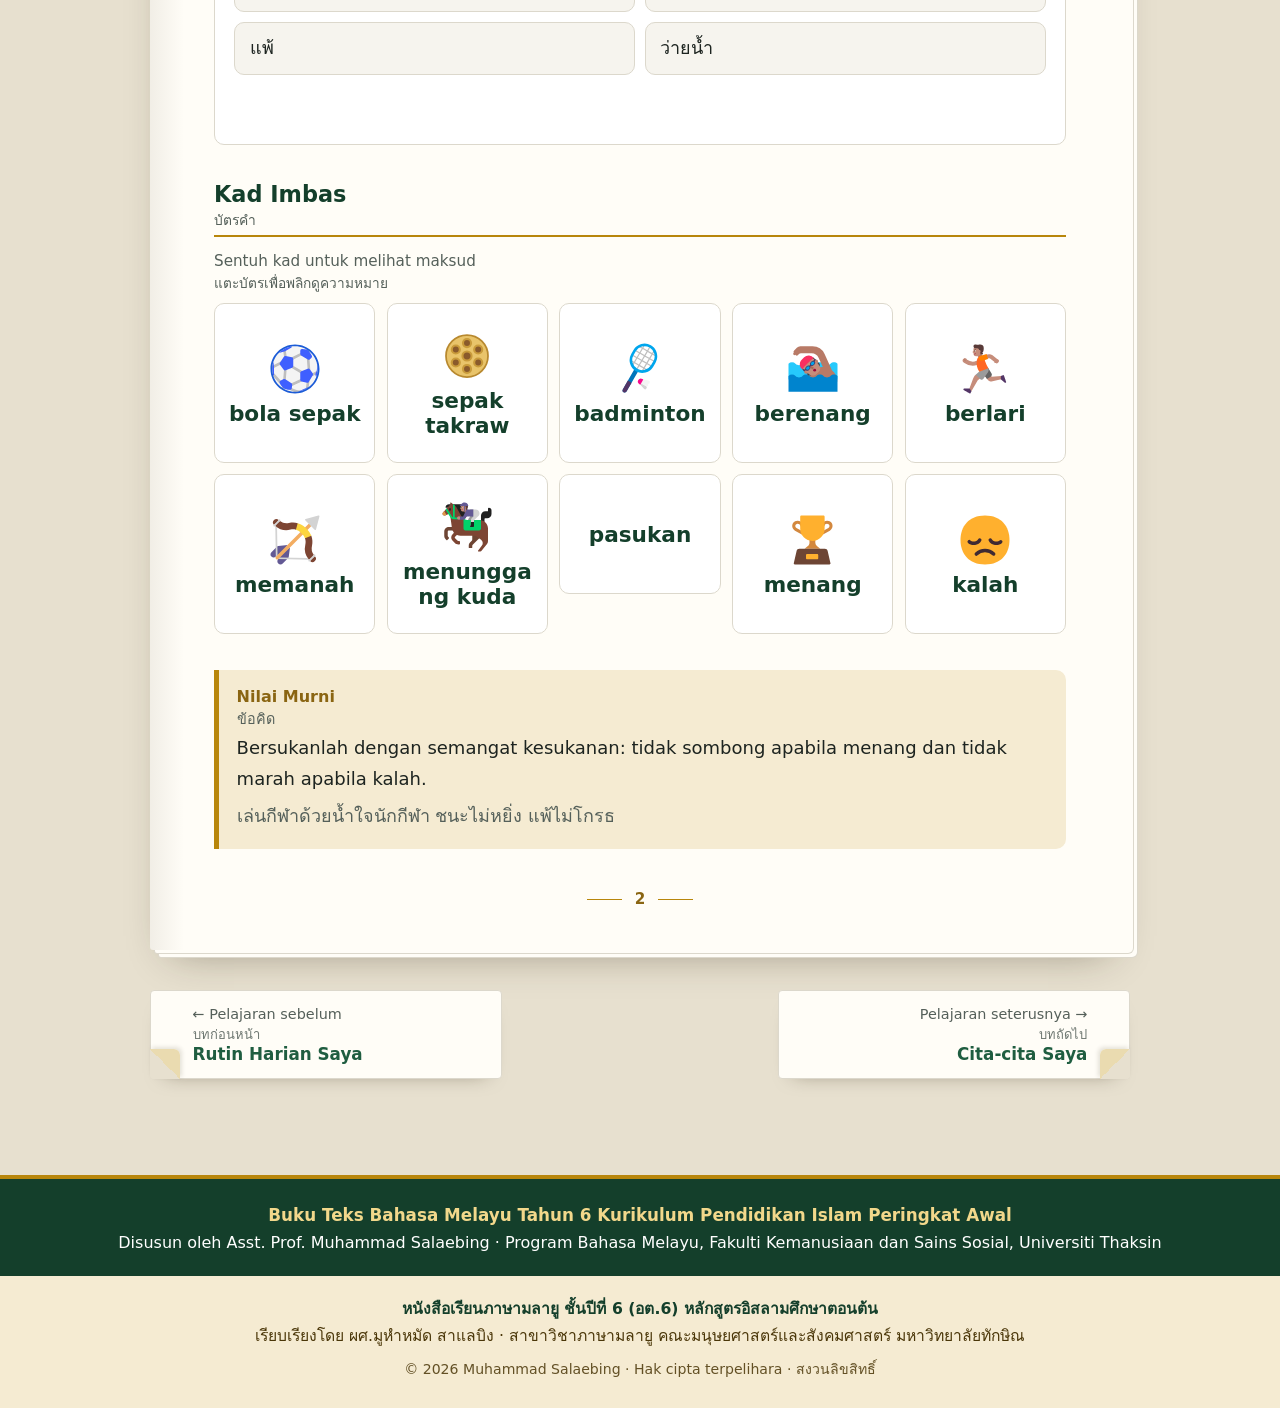
<file: pelajaran/02.html>
<!doctype html>
<html lang="th">
<head>
<meta charset="utf-8">
<meta name="viewport" content="width=device-width, initial-scale=1">
<meta http-equiv="Content-Security-Policy" content="default-src 'self'; script-src 'self' https://gc.zgo.at; style-src 'self' 'unsafe-inline' https://fonts.googleapis.com; font-src 'self' https://fonts.gstatic.com; img-src 'self' data: https://buku-bm-at6.goatcounter.com; connect-src 'self' https://buku-bm-at6.goatcounter.com; media-src 'self'; object-src 'none'; base-uri 'self'; form-action 'none'; upgrade-insecure-requests">
<meta name="referrer" content="strict-origin-when-cross-origin">
<title>Sukan (กีฬา) — Pelajaran 2 | Buku Teks Bahasa Melayu Tahun 6 · หนังสือเรียนภาษามลายู อต.6</title>
<meta name="description" content="Pelajaran 2 Sukan · บทที่ 2 กีฬา — Membaca dan menyatakan maksud perkataan tentang sukan; Bertutur tentang sukan kegemaran. บทเรียนภาษามลายู ชั้น อต.6 พร้อมเสียงอ่าน แบบฝึกหัด และ PDF">
<link rel="canonical" href="https://salaebing-bahasa.github.io/buku-bm-at6/pelajaran/02.html">
<meta name="author" content="Muhammad Salaebing (ผศ.มูหำหมัด สาแลบิง)">
<meta property="og:type" content="website">
<meta property="og:site_name" content="Buku Teks Bahasa Melayu Tahun 6 · หนังสือเรียนภาษามลายู อต.6">
<meta property="og:title" content="Sukan (กีฬา) — Pelajaran 2 | Buku Teks Bahasa Melayu Tahun 6 · หนังสือเรียนภาษามลายู อต.6">
<meta property="og:description" content="Pelajaran 2 Sukan · บทที่ 2 กีฬา — Membaca dan menyatakan maksud perkataan tentang sukan; Bertutur tentang sukan kegemaran. บทเรียนภาษามลายู ชั้น อต.6 พร้อมเสียงอ่าน แบบฝึกหัด และ PDF">
<meta property="og:url" content="https://salaebing-bahasa.github.io/buku-bm-at6/pelajaran/02.html">
<meta property="og:image" content="https://salaebing-bahasa.github.io/buku-bm-at6/assets/share.png">
<meta property="og:image:width" content="1200">
<meta property="og:image:height" content="630">
<meta property="og:locale" content="th_TH">
<meta property="og:locale:alternate" content="ms_MY">
<meta name="twitter:card" content="summary_large_image">
<script type="application/ld+json">{"@context":"https://schema.org","@type":"LearningResource","name":"Pelajaran 2: Sukan (กีฬา)","description":"Membaca dan menyatakan maksud perkataan tentang sukan; Bertutur tentang sukan kegemaran","inLanguage":["ms","th"],"learningResourceType":"Lesson","educationalLevel":"Tahun 6 (อต.6)","teaches":"Sukan","author":{"@type":"Person","name":"Muhammad Salaebing","alternateName":"ผศ.มูหำหมัด สาแลบิง","jobTitle":"Assistant Professor","affiliation":{"@type":"CollegeOrUniversity","name":"Thaksin University","alternateName":"มหาวิทยาลัยทักษิณ"}},"isAccessibleForFree":true,"isPartOf":{"@type":"Book","name":"Buku Teks Bahasa Melayu Tahun 6 · หนังสือเรียนภาษามลายู อต.6","url":"https://salaebing-bahasa.github.io/buku-bm-at6/"},"encoding":{"@type":"MediaObject","encodingFormat":"application/pdf","contentUrl":"https://salaebing-bahasa.github.io/buku-bm-at6/pdf/pelajaran-02.pdf"}}</script>
<link rel="preconnect" href="https://fonts.googleapis.com"><link rel="preconnect" href="https://fonts.gstatic.com" crossorigin><link href="https://fonts.googleapis.com/css2?family=Bai+Jamjuree:wght@500;600;700&family=Noto+Naskh+Arabic:wght@400;600&family=Sarabun:ital,wght@0,400;0,600;1,400&display=swap" rel="stylesheet">
<link rel="stylesheet" href="../assets/style.css">
<link rel="icon" href="../assets/favicon.svg" type="image/svg+xml">
</head>
<body>
<a class="skip" href="#isi"><span class="bi"><span lang="ms">Langkau ke kandungan</span><span class="tr">ข้ามไปยังเนื้อหา</span></span></a>
<header class="site-head">
  <a class="brand" href="../index.html"><span class="mark" aria-hidden="true"></span><span>Bahasa Melayu อต.6<small lang="ms">Kurikulum Pendidikan Islam Peringkat Awal</small><small>หลักสูตรอิสลามศึกษาตอนต้น</small></span></a>
  <nav aria-label="Menu utama · เมนูหลัก"><a href="../index.html"><span lang="ms">Laman Utama</span><small>หน้าแรก</small></a><a href="../index.html#pelajaran" aria-current="page"><span lang="ms">Pelajaran</span><small>บทเรียน</small></a><a href="../glosari.html"><span lang="ms">Glosari</span><small>อภิธานศัพท์</small></a><a href="../index.html#guru"><span lang="ms">Untuk Guru</span><small>สำหรับครู</small></a></nav>
</header>
<main id="isi">

<nav class="crumb" aria-label="Lokasi · ตำแหน่ง"><p lang="ms"><a href="../index.html">Laman Utama</a> / <a href="../index.html#pelajaran">Kandungan</a> / <span>Pelajaran 2</span></p><p class="tr"><a href="../index.html">หน้าแรก</a> / <a href="../index.html#pelajaran">สารบัญ</a> / <span>บทที่ 2</span></p></nav>
<article class="sheet">
<p class="running" aria-hidden="true"><span lang="ms">Buku Teks Bahasa Melayu Tahun 6</span><span>Pelajaran 2 · Sukan</span></p>
<header class="opener">
  <p class="op-k"><span class="bi"><span lang="ms">Pelajaran</span><span class="tr">บทที่</span></span></p>
  <p class="op-n" aria-hidden="true">2</p>
  <p class="orn" aria-hidden="true"><span></span></p>
  <h1>Sukan</h1>
  <p class="th-title">กีฬา</p>
  <ul class="chips" aria-label="Petunjuk · ตัวชี้วัด"><li title="Mendengar dan menuturkan ayat dan cerita pendek yang ditetapkan · ฟังและพูดประโยคและเรื่องสั้นที่กำหนด">อต.6/1</li><li title="Membaca cerita pendek dengan intonasi yang betul · อ่านเรื่องสั้นโดยใช้เสียงสูง-ต่ำ">อต.6/2</li><li title="Menyatakan maksud perkataan yang ditetapkan · บอกความหมายของคำศัพท์ที่กำหนด">อต.6/8</li></ul>
  <a class="btn-ghost dl" href="../pdf/pelajaran-02.pdf" download="Bahasa-Melayu-AT6-Pelajaran-02.pdf"><svg viewBox="0 0 24 24" aria-hidden="true"><path d="M12 4v11m0 0-4.5-4.5M12 15l4.5-4.5M5 19h14" fill="none" stroke="currentColor" stroke-width="2" stroke-linecap="round" stroke-linejoin="round"/></svg><span class="bi"><span lang="ms">Muat turun PDF</span><span class="tr">ดาวน์โหลด PDF</span></span></a>
</header>
<aside class="box obj"><p class="box-t"><span class="bi"><span lang="ms">Objektif Pembelajaran</span><span class="tr">จุดประสงค์การเรียนรู้</span></span></p><ul><li><span class="bi"><span lang="ms">Membaca dan menyatakan maksud perkataan tentang sukan</span><span class="tr">อ่านและบอกความหมายคำศัพท์เกี่ยวกับกีฬาได้</span></span></li><li><span class="bi"><span lang="ms">Bertutur tentang sukan kegemaran</span><span class="tr">พูดเกี่ยวกับกีฬาที่ชอบได้</span></span></li></ul></aside>
<section class="sec"><h3><span lang="ms">Kosa kata</span><span class="h-th">คำศัพท์</span></h3><div class="tbl"><table class="vocab"><thead><tr><th>#</th><th class="pic-c"><span class="bi"><span lang="ms">Gambar</span><span class="tr">ภาพ</span></span></th><th>Bahasa Melayu</th><th><span class="bi"><span lang="ms">Maksud</span><span class="tr">ความหมาย</span></span></th></tr></thead><tbody><tr><td class="n">1</td><td class="pic-c"><img class="pic" src="../assets/gambar/bola-sepak.svg" alt="" width="52" height="52" loading="lazy" decoding="async"></td><td class="ms"><span>bola sepak</span><button type="button" class="say" data-say="bola sepak" aria-label="ฟังเสียง bola sepak" title="ฟังเสียง"><svg viewBox="0 0 24 24" aria-hidden="true"><path d="M4 9h4l5-4v14l-5-4H4z" fill="currentColor"/><path d="M16 8.5a5 5 0 0 1 0 7M18.5 6a8.5 8.5 0 0 1 0 12" fill="none" stroke="currentColor" stroke-width="1.8" stroke-linecap="round"/></svg></button></td><td>ฟุตบอล</td></tr><tr><td class="n">2</td><td class="pic-c"><img class="pic" src="../assets/gambar/sepak-takraw.svg" alt="" width="52" height="52" loading="lazy" decoding="async"></td><td class="ms"><span>sepak takraw</span><button type="button" class="say" data-say="sepak takraw" aria-label="ฟังเสียง sepak takraw" title="ฟังเสียง"><svg viewBox="0 0 24 24" aria-hidden="true"><path d="M4 9h4l5-4v14l-5-4H4z" fill="currentColor"/><path d="M16 8.5a5 5 0 0 1 0 7M18.5 6a8.5 8.5 0 0 1 0 12" fill="none" stroke="currentColor" stroke-width="1.8" stroke-linecap="round"/></svg></button></td><td>ตะกร้อ</td></tr><tr><td class="n">3</td><td class="pic-c"><img class="pic" src="../assets/gambar/badminton.svg" alt="" width="52" height="52" loading="lazy" decoding="async"></td><td class="ms"><span>badminton</span><button type="button" class="say" data-say="badminton" aria-label="ฟังเสียง badminton" title="ฟังเสียง"><svg viewBox="0 0 24 24" aria-hidden="true"><path d="M4 9h4l5-4v14l-5-4H4z" fill="currentColor"/><path d="M16 8.5a5 5 0 0 1 0 7M18.5 6a8.5 8.5 0 0 1 0 12" fill="none" stroke="currentColor" stroke-width="1.8" stroke-linecap="round"/></svg></button></td><td>แบดมินตัน</td></tr><tr><td class="n">4</td><td class="pic-c"><img class="pic" src="../assets/gambar/berenang.svg" alt="" width="52" height="52" loading="lazy" decoding="async"></td><td class="ms"><span>berenang</span><button type="button" class="say" data-say="berenang" aria-label="ฟังเสียง berenang" title="ฟังเสียง"><svg viewBox="0 0 24 24" aria-hidden="true"><path d="M4 9h4l5-4v14l-5-4H4z" fill="currentColor"/><path d="M16 8.5a5 5 0 0 1 0 7M18.5 6a8.5 8.5 0 0 1 0 12" fill="none" stroke="currentColor" stroke-width="1.8" stroke-linecap="round"/></svg></button></td><td>ว่ายน้ำ</td></tr><tr><td class="n">5</td><td class="pic-c"><img class="pic" src="../assets/gambar/berlari.svg" alt="" width="52" height="52" loading="lazy" decoding="async"></td><td class="ms"><span>berlari</span><button type="button" class="say" data-say="berlari" aria-label="ฟังเสียง berlari" title="ฟังเสียง"><svg viewBox="0 0 24 24" aria-hidden="true"><path d="M4 9h4l5-4v14l-5-4H4z" fill="currentColor"/><path d="M16 8.5a5 5 0 0 1 0 7M18.5 6a8.5 8.5 0 0 1 0 12" fill="none" stroke="currentColor" stroke-width="1.8" stroke-linecap="round"/></svg></button></td><td>วิ่ง</td></tr><tr><td class="n">6</td><td class="pic-c"><img class="pic" src="../assets/gambar/memanah.svg" alt="" width="52" height="52" loading="lazy" decoding="async"></td><td class="ms"><span>memanah</span><button type="button" class="say" data-say="memanah" aria-label="ฟังเสียง memanah" title="ฟังเสียง"><svg viewBox="0 0 24 24" aria-hidden="true"><path d="M4 9h4l5-4v14l-5-4H4z" fill="currentColor"/><path d="M16 8.5a5 5 0 0 1 0 7M18.5 6a8.5 8.5 0 0 1 0 12" fill="none" stroke="currentColor" stroke-width="1.8" stroke-linecap="round"/></svg></button></td><td>ยิงธนู</td></tr><tr><td class="n">7</td><td class="pic-c"><img class="pic" src="../assets/gambar/menunggang-kuda.svg" alt="" width="52" height="52" loading="lazy" decoding="async"></td><td class="ms"><span>menunggang kuda</span><button type="button" class="say" data-say="menunggang kuda" aria-label="ฟังเสียง menunggang kuda" title="ฟังเสียง"><svg viewBox="0 0 24 24" aria-hidden="true"><path d="M4 9h4l5-4v14l-5-4H4z" fill="currentColor"/><path d="M16 8.5a5 5 0 0 1 0 7M18.5 6a8.5 8.5 0 0 1 0 12" fill="none" stroke="currentColor" stroke-width="1.8" stroke-linecap="round"/></svg></button></td><td>ขี่ม้า</td></tr><tr><td class="n">8</td><td class="pic-c"></td><td class="ms"><span>pasukan</span><button type="button" class="say" data-say="pasukan" aria-label="ฟังเสียง pasukan" title="ฟังเสียง"><svg viewBox="0 0 24 24" aria-hidden="true"><path d="M4 9h4l5-4v14l-5-4H4z" fill="currentColor"/><path d="M16 8.5a5 5 0 0 1 0 7M18.5 6a8.5 8.5 0 0 1 0 12" fill="none" stroke="currentColor" stroke-width="1.8" stroke-linecap="round"/></svg></button></td><td>ทีม</td></tr><tr><td class="n">9</td><td class="pic-c"><img class="pic" src="../assets/gambar/menang.svg" alt="" width="52" height="52" loading="lazy" decoding="async"></td><td class="ms"><span>menang</span><button type="button" class="say" data-say="menang" aria-label="ฟังเสียง menang" title="ฟังเสียง"><svg viewBox="0 0 24 24" aria-hidden="true"><path d="M4 9h4l5-4v14l-5-4H4z" fill="currentColor"/><path d="M16 8.5a5 5 0 0 1 0 7M18.5 6a8.5 8.5 0 0 1 0 12" fill="none" stroke="currentColor" stroke-width="1.8" stroke-linecap="round"/></svg></button></td><td>ชนะ</td></tr><tr><td class="n">10</td><td class="pic-c"><img class="pic" src="../assets/gambar/kalah.svg" alt="" width="52" height="52" loading="lazy" decoding="async"></td><td class="ms"><span>kalah</span><button type="button" class="say" data-say="kalah" aria-label="ฟังเสียง kalah" title="ฟังเสียง"><svg viewBox="0 0 24 24" aria-hidden="true"><path d="M4 9h4l5-4v14l-5-4H4z" fill="currentColor"/><path d="M16 8.5a5 5 0 0 1 0 7M18.5 6a8.5 8.5 0 0 1 0 12" fill="none" stroke="currentColor" stroke-width="1.8" stroke-linecap="round"/></svg></button></td><td>แพ้</td></tr></tbody></table></div></section>
<section class="sec"><h3><span lang="ms">Cerita pendek</span><span class="h-th">เรื่องสั้น</span></h3><article class="reading"><h4>Hari Sukan Sekolah</h4><p>Hari ini hari sukan sekolah kami. Semua murid memakai baju sukan. Saya masuk acara lari seratus meter. Kawan saya, Amin, bermain sepak takraw.</p><p>Pasukan Amin menang! Kami bersorak dengan gembira. Guru berkata, &quot;Bersukan menjadikan badan kita sihat dan kuat.&quot;</p><button type="button" class="btn-ghost say-long" data-say="Hari ini hari sukan sekolah kami. Semua murid memakai baju sukan. Saya masuk acara lari seratus meter. Kawan saya, Amin, bermain sepak takraw. Pasukan Amin menang! Kami bersorak dengan gembira. Guru berkata, &quot;Bersukan menjadikan badan kita sihat dan kuat.&quot;"><svg viewBox="0 0 24 24" aria-hidden="true"><path d="M4 9h4l5-4v14l-5-4H4z" fill="currentColor"/><path d="M16 8.5a5 5 0 0 1 0 7M18.5 6a8.5 8.5 0 0 1 0 12" fill="none" stroke="currentColor" stroke-width="1.8" stroke-linecap="round"/></svg><span><span class="bi"><span lang="ms">Dengar semua</span><span class="tr">ฟังทั้งเรื่อง</span></span></span></button></article>
<aside class="box note"><p class="box-t"><span class="bi"><span lang="ms">Pengetahuan tambahan</span><span class="tr">ความรู้เพิ่มเติม</span></span></p><p><span class="bi"><span lang="ms">Nabi Muhammad (s.a.w.) menggalakkan umat Islam belajar berenang, memanah dan menunggang kuda.</span><span class="tr">ท่านนบีมุฮัมมัด (ซ.ล.) ส่งเสริมให้มุสลิมฝึกว่ายน้ำ ยิงธนู และขี่ม้า</span></span></p></aside></section>
<section class="sec" id="latihan"><h3><span lang="ms">Latihan</span><span class="h-th">แบบฝึกหัด</span></h3><ol class="latihan"><li><p class="q"><span class="bi"><span lang="ms">Jawab soalan berdasarkan cerita.</span><span class="tr">ตอบคำถามจากเรื่อง</span></span></p><ol class="items"><li>Penulis masuk acara apa?  <span class="blank" aria-label="ช่องว่าง"></span></li><li>Amin bermain apa?  <span class="blank" aria-label="ช่องว่าง"></span></li><li>Apakah faedah bersukan?  <span class="blank" aria-label="ช่องว่าง"></span></li></ol><details class="ans"><summary><span class="bi"><span lang="ms">Lihat jawapan</span><span class="tr">ดูเฉลย</span></span></summary><p>lari seratus meter; sepak takraw; menjadikan badan sihat dan kuat</p></details></li><li><p class="q"><span class="bi"><span lang="ms">Padankan perkataan dengan lawannya: menang – <span class="blank" aria-label="ช่องว่าง"></span></span><span class="tr">จับคู่คำตรงข้าม: menang – …</span></span></p><div class="write" style="--n:1" aria-hidden="true"></div><details class="ans"><summary><span class="bi"><span lang="ms">Lihat jawapan</span><span class="tr">ดูเฉลย</span></span></summary><p>kalah</p></details></li><li><p class="q"><span class="bi"><span lang="ms">Bertutur di hadapan kelas: &quot;Sukan kegemaran saya ialah ...&quot; (3 ayat)</span><span class="tr">พูดหน้าชั้น: &quot;Sukan kegemaran saya ialah ...&quot; (3 ประโยค)</span></span></p></li></ol></section>

<section class="sec kuiz" id="kuiz">
  <h3><span lang="ms">Kuiz Kendiri</span><span class="h-th">ทดสอบตนเอง</span></h3>
  <p class="hint"><span class="bi"><span lang="ms">Pilih maksud yang betul. Kuiz boleh diulang; soalan dipilih secara rawak setiap kali.</span><span class="tr">เลือกความหมายที่ถูกต้อง ทำซ้ำได้หลายรอบ ข้อจะสุ่มใหม่ทุกครั้ง</span></span></p>
  <div class="quiz" data-vocab="[{&quot;ms&quot;:&quot;bola sepak&quot;,&quot;th&quot;:&quot;ฟุตบอล&quot;,&quot;img&quot;:&quot;bola-sepak&quot;},{&quot;ms&quot;:&quot;sepak takraw&quot;,&quot;th&quot;:&quot;ตะกร้อ&quot;,&quot;img&quot;:&quot;sepak-takraw&quot;},{&quot;ms&quot;:&quot;badminton&quot;,&quot;th&quot;:&quot;แบดมินตัน&quot;,&quot;img&quot;:&quot;badminton&quot;},{&quot;ms&quot;:&quot;berenang&quot;,&quot;th&quot;:&quot;ว่ายน้ำ&quot;,&quot;img&quot;:&quot;berenang&quot;},{&quot;ms&quot;:&quot;berlari&quot;,&quot;th&quot;:&quot;วิ่ง&quot;,&quot;img&quot;:&quot;berlari&quot;},{&quot;ms&quot;:&quot;memanah&quot;,&quot;th&quot;:&quot;ยิงธนู&quot;,&quot;img&quot;:&quot;memanah&quot;},{&quot;ms&quot;:&quot;menunggang kuda&quot;,&quot;th&quot;:&quot;ขี่ม้า&quot;,&quot;img&quot;:&quot;menunggang-kuda&quot;},{&quot;ms&quot;:&quot;pasukan&quot;,&quot;th&quot;:&quot;ทีม&quot;},{&quot;ms&quot;:&quot;menang&quot;,&quot;th&quot;:&quot;ชนะ&quot;,&quot;img&quot;:&quot;menang&quot;},{&quot;ms&quot;:&quot;kalah&quot;,&quot;th&quot;:&quot;แพ้&quot;,&quot;img&quot;:&quot;kalah&quot;}]"></div>
</section>
<section class="sec" id="kad">
  <h3><span lang="ms">Kad Imbas</span><span class="h-th">บัตรคำ</span></h3>
  <p class="hint"><span class="bi"><span lang="ms">Sentuh kad untuk melihat maksud</span><span class="tr">แตะบัตรเพื่อพลิกดูความหมาย</span></span></p>
  <div class="cards" data-vocab="[{&quot;ms&quot;:&quot;bola sepak&quot;,&quot;th&quot;:&quot;ฟุตบอล&quot;,&quot;img&quot;:&quot;bola-sepak&quot;},{&quot;ms&quot;:&quot;sepak takraw&quot;,&quot;th&quot;:&quot;ตะกร้อ&quot;,&quot;img&quot;:&quot;sepak-takraw&quot;},{&quot;ms&quot;:&quot;badminton&quot;,&quot;th&quot;:&quot;แบดมินตัน&quot;,&quot;img&quot;:&quot;badminton&quot;},{&quot;ms&quot;:&quot;berenang&quot;,&quot;th&quot;:&quot;ว่ายน้ำ&quot;,&quot;img&quot;:&quot;berenang&quot;},{&quot;ms&quot;:&quot;berlari&quot;,&quot;th&quot;:&quot;วิ่ง&quot;,&quot;img&quot;:&quot;berlari&quot;},{&quot;ms&quot;:&quot;memanah&quot;,&quot;th&quot;:&quot;ยิงธนู&quot;,&quot;img&quot;:&quot;memanah&quot;},{&quot;ms&quot;:&quot;menunggang kuda&quot;,&quot;th&quot;:&quot;ขี่ม้า&quot;,&quot;img&quot;:&quot;menunggang-kuda&quot;},{&quot;ms&quot;:&quot;pasukan&quot;,&quot;th&quot;:&quot;ทีม&quot;},{&quot;ms&quot;:&quot;menang&quot;,&quot;th&quot;:&quot;ชนะ&quot;,&quot;img&quot;:&quot;menang&quot;},{&quot;ms&quot;:&quot;kalah&quot;,&quot;th&quot;:&quot;แพ้&quot;,&quot;img&quot;:&quot;kalah&quot;}]"></div>
</section>
<aside class="box nilai"><p class="box-t"><span class="bi"><span lang="ms">Nilai Murni</span><span class="tr">ข้อคิด</span></span></p><p lang="ms">Bersukanlah dengan semangat kesukanan: tidak sombong apabila menang dan tidak marah apabila kalah.</p><p class="tr nilai-th">เล่นกีฬาด้วยน้ำใจนักกีฬา ชนะไม่หยิ่ง แพ้ไม่โกรธ</p></aside>
<p class="folio" aria-hidden="true"><span>2</span></p>
</article>
<nav class="pager" aria-label="Pelajaran sebelum dan seterusnya · บทก่อนหน้าและถัดไป">
  <a class="prev" href="01.html" rel="prev"><small><span class="bi"><span lang="ms">← Pelajaran sebelum</span><span class="tr">บทก่อนหน้า</span></span></small>Rutin Harian Saya</a>
  <a class="next" href="03.html" rel="next"><small><span class="bi"><span lang="ms">Pelajaran seterusnya →</span><span class="tr">บทถัดไป</span></span></small>Cita-cita Saya</a>
</nav>
<p class="swipe-hint"><span class="bi"><span lang="ms">Leret ke kiri atau ke kanan untuk menukar pelajaran</span><span class="tr">ปัดซ้ายหรือขวาเพื่อเปลี่ยนบท</span></span></p>
</main>
<footer class="site-foot">
  <div class="foot-ms" lang="ms">
    <p>Buku Teks Bahasa Melayu Tahun 6 Kurikulum Pendidikan Islam Peringkat Awal</p>
    <p>Disusun oleh Asst. Prof. Muhammad Salaebing · Program Bahasa Melayu, Fakulti Kemanusiaan dan Sains Sosial, Universiti Thaksin</p>
  </div>
  <div class="foot-th">
    <p>หนังสือเรียนภาษามลายู ชั้นปีที่ 6 (อต.6) หลักสูตรอิสลามศึกษาตอนต้น</p>
    <p>เรียบเรียงโดย ผศ.มูหำหมัด สาแลบิง · สาขาวิชาภาษามลายู คณะมนุษยศาสตร์และสังคมศาสตร์ มหาวิทยาลัยทักษิณ</p>
    <p class="copy">© 2026 Muhammad Salaebing · <span lang="ms">Hak cipta terpelihara</span> · สงวนลิขสิทธิ์</p>
  </div>
</footer>
<script src="../assets/app.js"></script>
<script data-goatcounter="https://buku-bm-at6.goatcounter.com/count" async src="https://gc.zgo.at/count.js"></script>
</body>
</html>
</file>
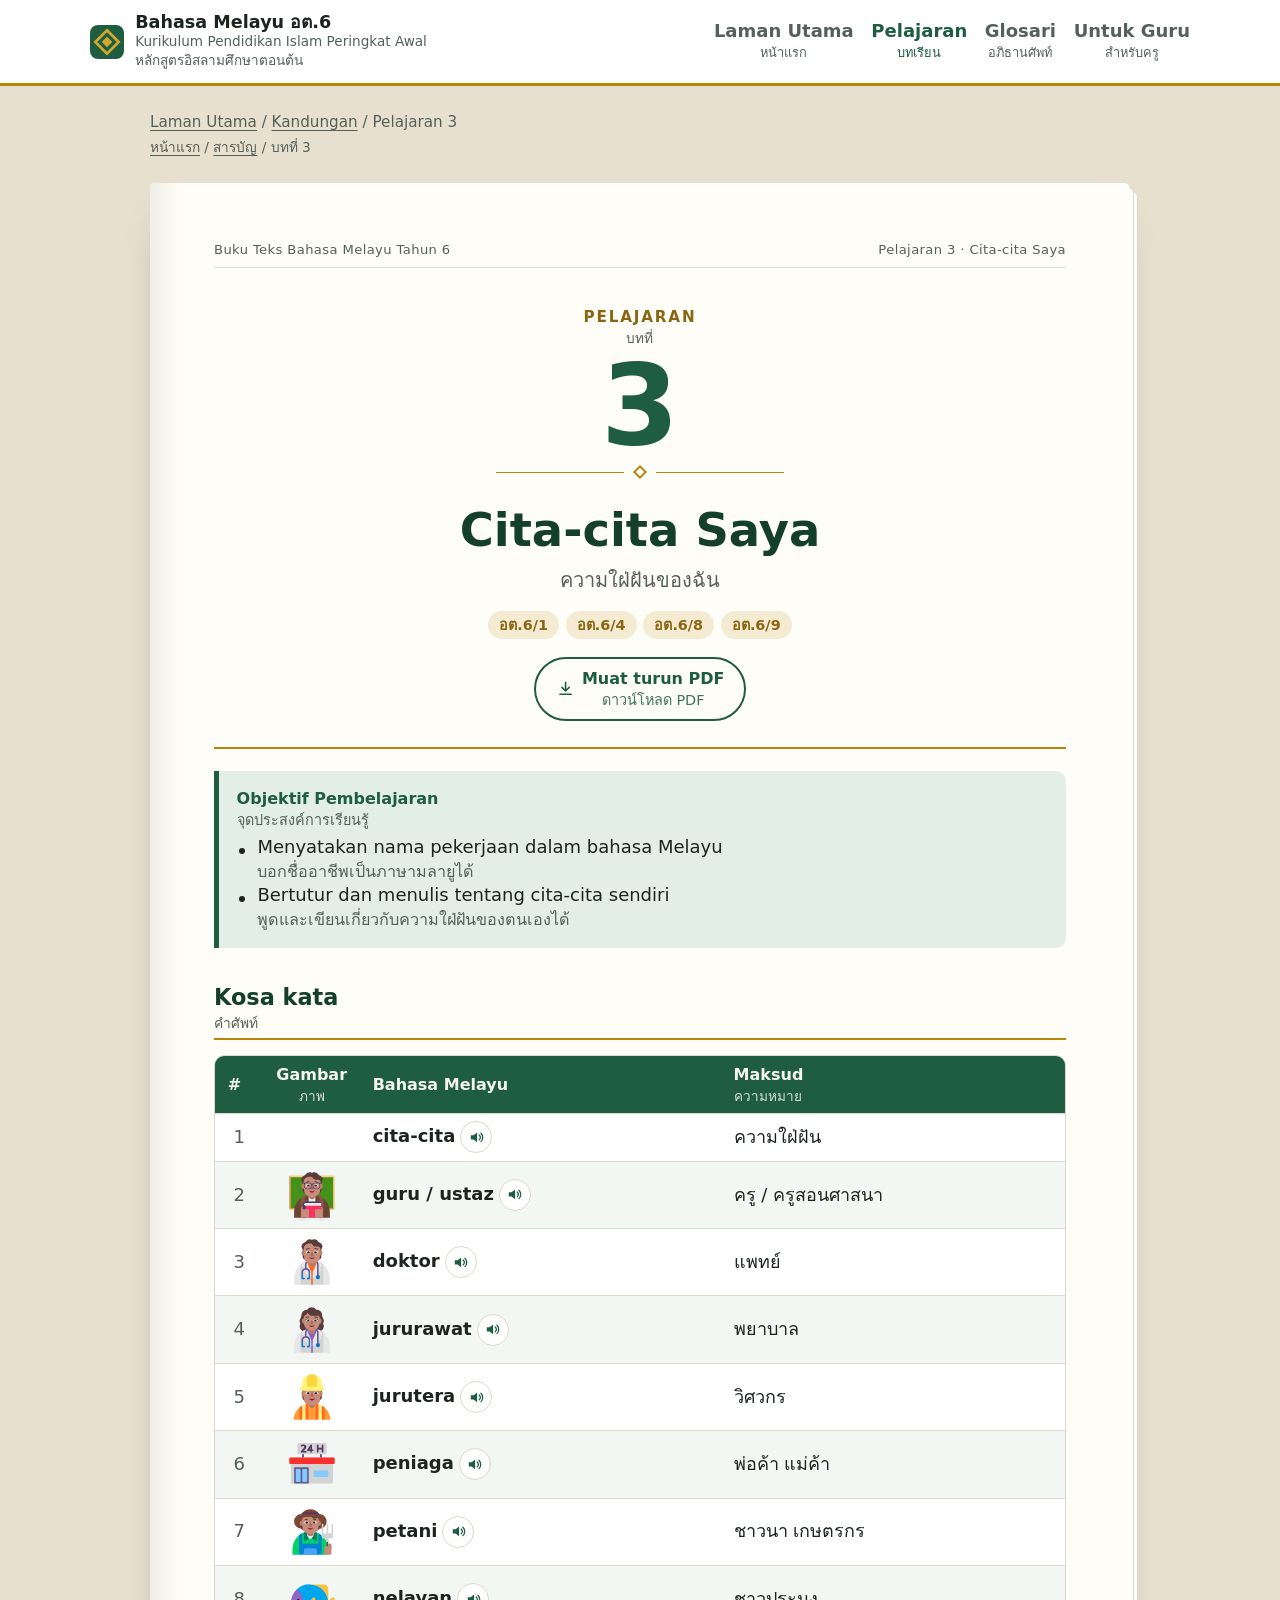
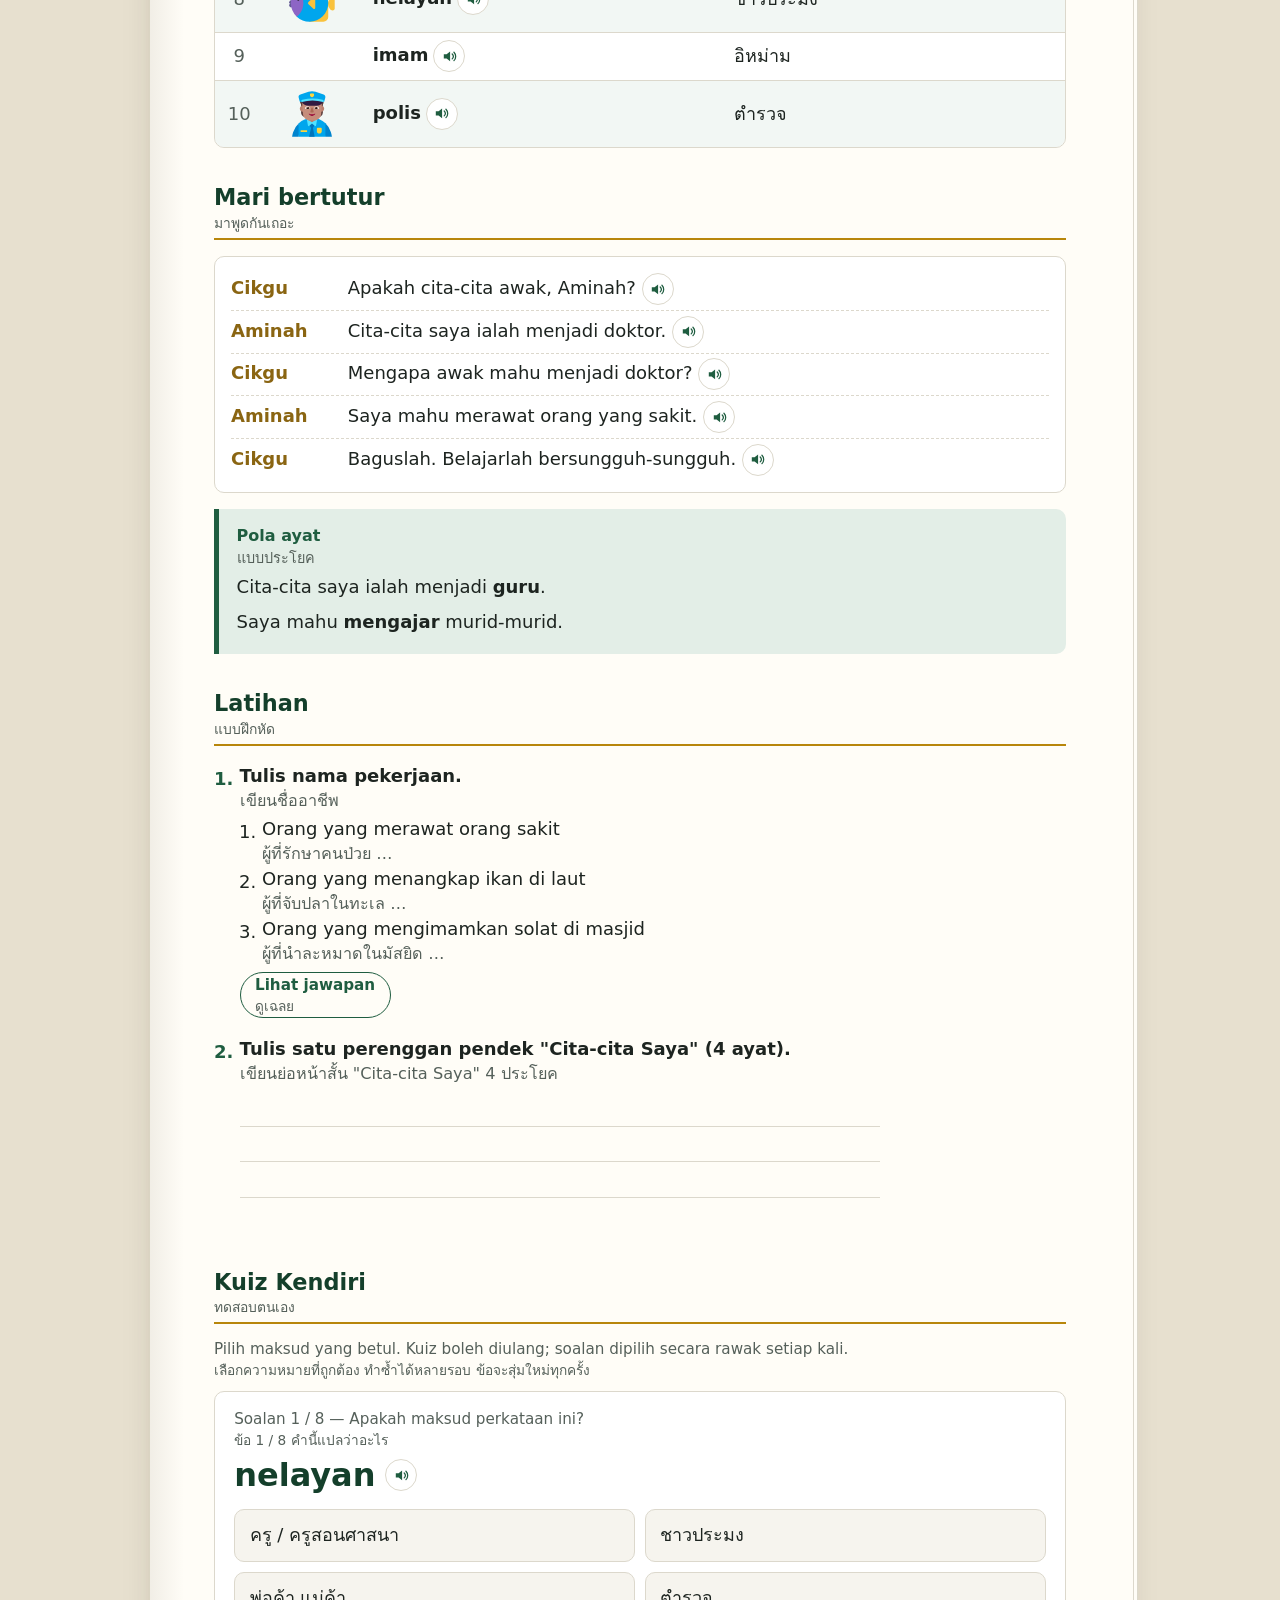
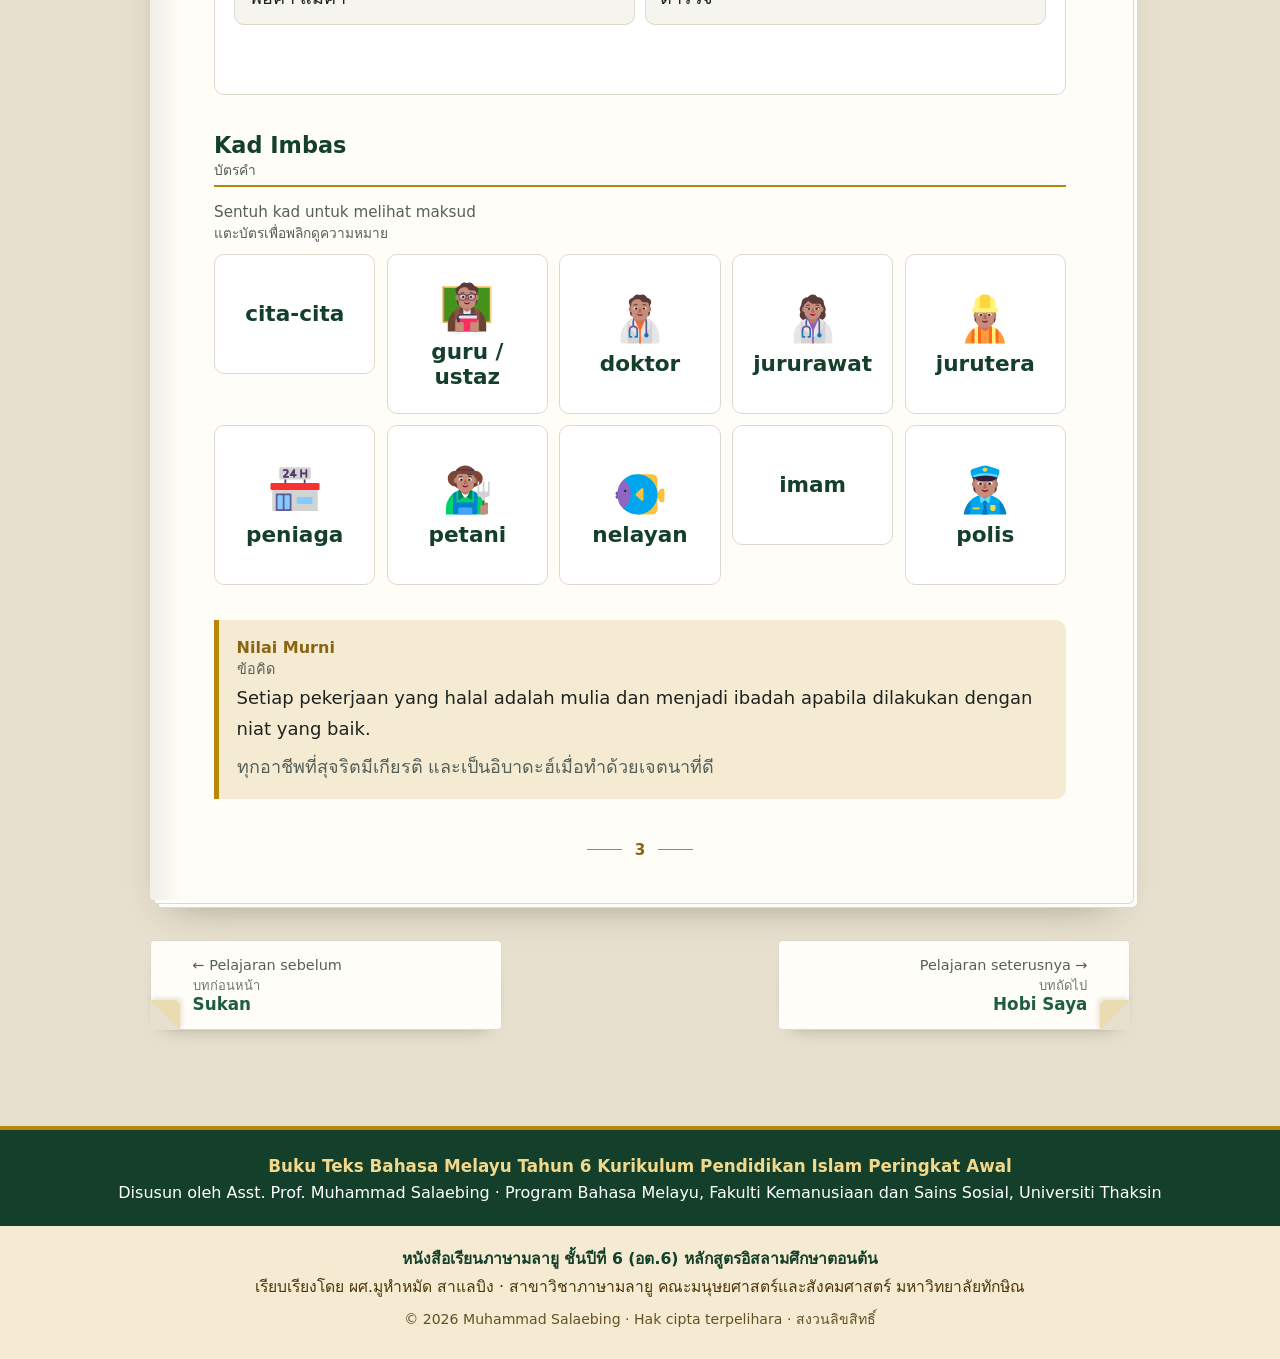
<file: pelajaran/03.html>
<!doctype html>
<html lang="th">
<head>
<meta charset="utf-8">
<meta name="viewport" content="width=device-width, initial-scale=1">
<meta http-equiv="Content-Security-Policy" content="default-src 'self'; script-src 'self' https://gc.zgo.at; style-src 'self' 'unsafe-inline' https://fonts.googleapis.com; font-src 'self' https://fonts.gstatic.com; img-src 'self' data: https://buku-bm-at6.goatcounter.com; connect-src 'self' https://buku-bm-at6.goatcounter.com; media-src 'self'; object-src 'none'; base-uri 'self'; form-action 'none'; upgrade-insecure-requests">
<meta name="referrer" content="strict-origin-when-cross-origin">
<title>Cita-cita Saya (ความใฝ่ฝันของฉัน) — Pelajaran 3 | Buku Teks Bahasa Melayu Tahun 6 · หนังสือเรียนภาษามลายู อต.6</title>
<meta name="description" content="Pelajaran 3 Cita-cita Saya · บทที่ 3 ความใฝ่ฝันของฉัน — Menyatakan nama pekerjaan dalam bahasa Melayu; Bertutur dan menulis tentang cita-cita sendiri. บทเรียนภาษามลายู ชั้น อต.6 พร้อมเสียงอ่าน แบบฝึกหัด และ PDF">
<link rel="canonical" href="https://salaebing-bahasa.github.io/buku-bm-at6/pelajaran/03.html">
<meta name="author" content="Muhammad Salaebing (ผศ.มูหำหมัด สาแลบิง)">
<meta property="og:type" content="website">
<meta property="og:site_name" content="Buku Teks Bahasa Melayu Tahun 6 · หนังสือเรียนภาษามลายู อต.6">
<meta property="og:title" content="Cita-cita Saya (ความใฝ่ฝันของฉัน) — Pelajaran 3 | Buku Teks Bahasa Melayu Tahun 6 · หนังสือเรียนภาษามลายู อต.6">
<meta property="og:description" content="Pelajaran 3 Cita-cita Saya · บทที่ 3 ความใฝ่ฝันของฉัน — Menyatakan nama pekerjaan dalam bahasa Melayu; Bertutur dan menulis tentang cita-cita sendiri. บทเรียนภาษามลายู ชั้น อต.6 พร้อมเสียงอ่าน แบบฝึกหัด และ PDF">
<meta property="og:url" content="https://salaebing-bahasa.github.io/buku-bm-at6/pelajaran/03.html">
<meta property="og:image" content="https://salaebing-bahasa.github.io/buku-bm-at6/assets/share.png">
<meta property="og:image:width" content="1200">
<meta property="og:image:height" content="630">
<meta property="og:locale" content="th_TH">
<meta property="og:locale:alternate" content="ms_MY">
<meta name="twitter:card" content="summary_large_image">
<script type="application/ld+json">{"@context":"https://schema.org","@type":"LearningResource","name":"Pelajaran 3: Cita-cita Saya (ความใฝ่ฝันของฉัน)","description":"Menyatakan nama pekerjaan dalam bahasa Melayu; Bertutur dan menulis tentang cita-cita sendiri","inLanguage":["ms","th"],"learningResourceType":"Lesson","educationalLevel":"Tahun 6 (อต.6)","teaches":"Cita-cita Saya","author":{"@type":"Person","name":"Muhammad Salaebing","alternateName":"ผศ.มูหำหมัด สาแลบิง","jobTitle":"Assistant Professor","affiliation":{"@type":"CollegeOrUniversity","name":"Thaksin University","alternateName":"มหาวิทยาลัยทักษิณ"}},"isAccessibleForFree":true,"isPartOf":{"@type":"Book","name":"Buku Teks Bahasa Melayu Tahun 6 · หนังสือเรียนภาษามลายู อต.6","url":"https://salaebing-bahasa.github.io/buku-bm-at6/"},"encoding":{"@type":"MediaObject","encodingFormat":"application/pdf","contentUrl":"https://salaebing-bahasa.github.io/buku-bm-at6/pdf/pelajaran-03.pdf"}}</script>
<link rel="preconnect" href="https://fonts.googleapis.com"><link rel="preconnect" href="https://fonts.gstatic.com" crossorigin><link href="https://fonts.googleapis.com/css2?family=Bai+Jamjuree:wght@500;600;700&family=Noto+Naskh+Arabic:wght@400;600&family=Sarabun:ital,wght@0,400;0,600;1,400&display=swap" rel="stylesheet">
<link rel="stylesheet" href="../assets/style.css">
<link rel="icon" href="../assets/favicon.svg" type="image/svg+xml">
</head>
<body>
<a class="skip" href="#isi"><span class="bi"><span lang="ms">Langkau ke kandungan</span><span class="tr">ข้ามไปยังเนื้อหา</span></span></a>
<header class="site-head">
  <a class="brand" href="../index.html"><span class="mark" aria-hidden="true"></span><span>Bahasa Melayu อต.6<small lang="ms">Kurikulum Pendidikan Islam Peringkat Awal</small><small>หลักสูตรอิสลามศึกษาตอนต้น</small></span></a>
  <nav aria-label="Menu utama · เมนูหลัก"><a href="../index.html"><span lang="ms">Laman Utama</span><small>หน้าแรก</small></a><a href="../index.html#pelajaran" aria-current="page"><span lang="ms">Pelajaran</span><small>บทเรียน</small></a><a href="../glosari.html"><span lang="ms">Glosari</span><small>อภิธานศัพท์</small></a><a href="../index.html#guru"><span lang="ms">Untuk Guru</span><small>สำหรับครู</small></a></nav>
</header>
<main id="isi">

<nav class="crumb" aria-label="Lokasi · ตำแหน่ง"><p lang="ms"><a href="../index.html">Laman Utama</a> / <a href="../index.html#pelajaran">Kandungan</a> / <span>Pelajaran 3</span></p><p class="tr"><a href="../index.html">หน้าแรก</a> / <a href="../index.html#pelajaran">สารบัญ</a> / <span>บทที่ 3</span></p></nav>
<article class="sheet">
<p class="running" aria-hidden="true"><span lang="ms">Buku Teks Bahasa Melayu Tahun 6</span><span>Pelajaran 3 · Cita-cita Saya</span></p>
<header class="opener">
  <p class="op-k"><span class="bi"><span lang="ms">Pelajaran</span><span class="tr">บทที่</span></span></p>
  <p class="op-n" aria-hidden="true">3</p>
  <p class="orn" aria-hidden="true"><span></span></p>
  <h1>Cita-cita Saya</h1>
  <p class="th-title">ความใฝ่ฝันของฉัน</p>
  <ul class="chips" aria-label="Petunjuk · ตัวชี้วัด"><li title="Mendengar dan menuturkan ayat dan cerita pendek yang ditetapkan · ฟังและพูดประโยคและเรื่องสั้นที่กำหนด">อต.6/1</li><li title="Membaca dan menulis ayat pendek dalam kehidupan seharian yang ditetapkan · อ่านและเขียนประโยคสั้น ๆ ในชีวิตประจำวันที่กำหนด">อต.6/4</li><li title="Menyatakan maksud perkataan yang ditetapkan · บอกความหมายของคำศัพท์ที่กำหนด">อต.6/8</li><li title="Menghargai nilai dan kepentingan penggunaan bahasa Melayu yang ditetapkan · เห็นคุณค่าและความสำคัญในการใช้ภาษามลายูที่กำหนด">อต.6/9</li></ul>
  <a class="btn-ghost dl" href="../pdf/pelajaran-03.pdf" download="Bahasa-Melayu-AT6-Pelajaran-03.pdf"><svg viewBox="0 0 24 24" aria-hidden="true"><path d="M12 4v11m0 0-4.5-4.5M12 15l4.5-4.5M5 19h14" fill="none" stroke="currentColor" stroke-width="2" stroke-linecap="round" stroke-linejoin="round"/></svg><span class="bi"><span lang="ms">Muat turun PDF</span><span class="tr">ดาวน์โหลด PDF</span></span></a>
</header>
<aside class="box obj"><p class="box-t"><span class="bi"><span lang="ms">Objektif Pembelajaran</span><span class="tr">จุดประสงค์การเรียนรู้</span></span></p><ul><li><span class="bi"><span lang="ms">Menyatakan nama pekerjaan dalam bahasa Melayu</span><span class="tr">บอกชื่ออาชีพเป็นภาษามลายูได้</span></span></li><li><span class="bi"><span lang="ms">Bertutur dan menulis tentang cita-cita sendiri</span><span class="tr">พูดและเขียนเกี่ยวกับความใฝ่ฝันของตนเองได้</span></span></li></ul></aside>
<section class="sec"><h3><span lang="ms">Kosa kata</span><span class="h-th">คำศัพท์</span></h3><div class="tbl"><table class="vocab"><thead><tr><th>#</th><th class="pic-c"><span class="bi"><span lang="ms">Gambar</span><span class="tr">ภาพ</span></span></th><th>Bahasa Melayu</th><th><span class="bi"><span lang="ms">Maksud</span><span class="tr">ความหมาย</span></span></th></tr></thead><tbody><tr><td class="n">1</td><td class="pic-c"></td><td class="ms"><span>cita-cita</span><button type="button" class="say" data-say="cita-cita" aria-label="ฟังเสียง cita-cita" title="ฟังเสียง"><svg viewBox="0 0 24 24" aria-hidden="true"><path d="M4 9h4l5-4v14l-5-4H4z" fill="currentColor"/><path d="M16 8.5a5 5 0 0 1 0 7M18.5 6a8.5 8.5 0 0 1 0 12" fill="none" stroke="currentColor" stroke-width="1.8" stroke-linecap="round"/></svg></button></td><td>ความใฝ่ฝัน</td></tr><tr><td class="n">2</td><td class="pic-c"><img class="pic" src="../assets/gambar/guru.svg" alt="" width="52" height="52" loading="lazy" decoding="async"></td><td class="ms"><span>guru / ustaz</span><button type="button" class="say" data-say="guru / ustaz" aria-label="ฟังเสียง guru / ustaz" title="ฟังเสียง"><svg viewBox="0 0 24 24" aria-hidden="true"><path d="M4 9h4l5-4v14l-5-4H4z" fill="currentColor"/><path d="M16 8.5a5 5 0 0 1 0 7M18.5 6a8.5 8.5 0 0 1 0 12" fill="none" stroke="currentColor" stroke-width="1.8" stroke-linecap="round"/></svg></button></td><td>ครู / ครูสอนศาสนา</td></tr><tr><td class="n">3</td><td class="pic-c"><img class="pic" src="../assets/gambar/doktor.svg" alt="" width="52" height="52" loading="lazy" decoding="async"></td><td class="ms"><span>doktor</span><button type="button" class="say" data-say="doktor" aria-label="ฟังเสียง doktor" title="ฟังเสียง"><svg viewBox="0 0 24 24" aria-hidden="true"><path d="M4 9h4l5-4v14l-5-4H4z" fill="currentColor"/><path d="M16 8.5a5 5 0 0 1 0 7M18.5 6a8.5 8.5 0 0 1 0 12" fill="none" stroke="currentColor" stroke-width="1.8" stroke-linecap="round"/></svg></button></td><td>แพทย์</td></tr><tr><td class="n">4</td><td class="pic-c"><img class="pic" src="../assets/gambar/jururawat.svg" alt="" width="52" height="52" loading="lazy" decoding="async"></td><td class="ms"><span>jururawat</span><button type="button" class="say" data-say="jururawat" aria-label="ฟังเสียง jururawat" title="ฟังเสียง"><svg viewBox="0 0 24 24" aria-hidden="true"><path d="M4 9h4l5-4v14l-5-4H4z" fill="currentColor"/><path d="M16 8.5a5 5 0 0 1 0 7M18.5 6a8.5 8.5 0 0 1 0 12" fill="none" stroke="currentColor" stroke-width="1.8" stroke-linecap="round"/></svg></button></td><td>พยาบาล</td></tr><tr><td class="n">5</td><td class="pic-c"><img class="pic" src="../assets/gambar/jurutera.svg" alt="" width="52" height="52" loading="lazy" decoding="async"></td><td class="ms"><span>jurutera</span><button type="button" class="say" data-say="jurutera" aria-label="ฟังเสียง jurutera" title="ฟังเสียง"><svg viewBox="0 0 24 24" aria-hidden="true"><path d="M4 9h4l5-4v14l-5-4H4z" fill="currentColor"/><path d="M16 8.5a5 5 0 0 1 0 7M18.5 6a8.5 8.5 0 0 1 0 12" fill="none" stroke="currentColor" stroke-width="1.8" stroke-linecap="round"/></svg></button></td><td>วิศวกร</td></tr><tr><td class="n">6</td><td class="pic-c"><img class="pic" src="../assets/gambar/peniaga.svg" alt="" width="52" height="52" loading="lazy" decoding="async"></td><td class="ms"><span>peniaga</span><button type="button" class="say" data-say="peniaga" aria-label="ฟังเสียง peniaga" title="ฟังเสียง"><svg viewBox="0 0 24 24" aria-hidden="true"><path d="M4 9h4l5-4v14l-5-4H4z" fill="currentColor"/><path d="M16 8.5a5 5 0 0 1 0 7M18.5 6a8.5 8.5 0 0 1 0 12" fill="none" stroke="currentColor" stroke-width="1.8" stroke-linecap="round"/></svg></button></td><td>พ่อค้า แม่ค้า</td></tr><tr><td class="n">7</td><td class="pic-c"><img class="pic" src="../assets/gambar/petani.svg" alt="" width="52" height="52" loading="lazy" decoding="async"></td><td class="ms"><span>petani</span><button type="button" class="say" data-say="petani" aria-label="ฟังเสียง petani" title="ฟังเสียง"><svg viewBox="0 0 24 24" aria-hidden="true"><path d="M4 9h4l5-4v14l-5-4H4z" fill="currentColor"/><path d="M16 8.5a5 5 0 0 1 0 7M18.5 6a8.5 8.5 0 0 1 0 12" fill="none" stroke="currentColor" stroke-width="1.8" stroke-linecap="round"/></svg></button></td><td>ชาวนา เกษตรกร</td></tr><tr><td class="n">8</td><td class="pic-c"><img class="pic" src="../assets/gambar/nelayan.svg" alt="" width="52" height="52" loading="lazy" decoding="async"></td><td class="ms"><span>nelayan</span><button type="button" class="say" data-say="nelayan" aria-label="ฟังเสียง nelayan" title="ฟังเสียง"><svg viewBox="0 0 24 24" aria-hidden="true"><path d="M4 9h4l5-4v14l-5-4H4z" fill="currentColor"/><path d="M16 8.5a5 5 0 0 1 0 7M18.5 6a8.5 8.5 0 0 1 0 12" fill="none" stroke="currentColor" stroke-width="1.8" stroke-linecap="round"/></svg></button></td><td>ชาวประมง</td></tr><tr><td class="n">9</td><td class="pic-c"></td><td class="ms"><span>imam</span><button type="button" class="say" data-say="imam" aria-label="ฟังเสียง imam" title="ฟังเสียง"><svg viewBox="0 0 24 24" aria-hidden="true"><path d="M4 9h4l5-4v14l-5-4H4z" fill="currentColor"/><path d="M16 8.5a5 5 0 0 1 0 7M18.5 6a8.5 8.5 0 0 1 0 12" fill="none" stroke="currentColor" stroke-width="1.8" stroke-linecap="round"/></svg></button></td><td>อิหม่าม</td></tr><tr><td class="n">10</td><td class="pic-c"><img class="pic" src="../assets/gambar/polis.svg" alt="" width="52" height="52" loading="lazy" decoding="async"></td><td class="ms"><span>polis</span><button type="button" class="say" data-say="polis" aria-label="ฟังเสียง polis" title="ฟังเสียง"><svg viewBox="0 0 24 24" aria-hidden="true"><path d="M4 9h4l5-4v14l-5-4H4z" fill="currentColor"/><path d="M16 8.5a5 5 0 0 1 0 7M18.5 6a8.5 8.5 0 0 1 0 12" fill="none" stroke="currentColor" stroke-width="1.8" stroke-linecap="round"/></svg></button></td><td>ตำรวจ</td></tr></tbody></table></div></section>
<section class="sec"><h3><span lang="ms">Mari bertutur</span><span class="h-th">มาพูดกันเถอะ</span></h3><figure class="dialog"><div class="turn"><span class="who">Cikgu</span><span class="said">Apakah cita-cita awak, Aminah? <button type="button" class="say" data-say="Apakah cita-cita awak, Aminah?" aria-label="ฟังเสียง Cikgu" title="ฟังเสียง"><svg viewBox="0 0 24 24" aria-hidden="true"><path d="M4 9h4l5-4v14l-5-4H4z" fill="currentColor"/><path d="M16 8.5a5 5 0 0 1 0 7M18.5 6a8.5 8.5 0 0 1 0 12" fill="none" stroke="currentColor" stroke-width="1.8" stroke-linecap="round"/></svg></button></span></div><div class="turn"><span class="who">Aminah</span><span class="said">Cita-cita saya ialah menjadi doktor. <button type="button" class="say" data-say="Cita-cita saya ialah menjadi doktor." aria-label="ฟังเสียง Aminah" title="ฟังเสียง"><svg viewBox="0 0 24 24" aria-hidden="true"><path d="M4 9h4l5-4v14l-5-4H4z" fill="currentColor"/><path d="M16 8.5a5 5 0 0 1 0 7M18.5 6a8.5 8.5 0 0 1 0 12" fill="none" stroke="currentColor" stroke-width="1.8" stroke-linecap="round"/></svg></button></span></div><div class="turn"><span class="who">Cikgu</span><span class="said">Mengapa awak mahu menjadi doktor? <button type="button" class="say" data-say="Mengapa awak mahu menjadi doktor?" aria-label="ฟังเสียง Cikgu" title="ฟังเสียง"><svg viewBox="0 0 24 24" aria-hidden="true"><path d="M4 9h4l5-4v14l-5-4H4z" fill="currentColor"/><path d="M16 8.5a5 5 0 0 1 0 7M18.5 6a8.5 8.5 0 0 1 0 12" fill="none" stroke="currentColor" stroke-width="1.8" stroke-linecap="round"/></svg></button></span></div><div class="turn"><span class="who">Aminah</span><span class="said">Saya mahu merawat orang yang sakit. <button type="button" class="say" data-say="Saya mahu merawat orang yang sakit." aria-label="ฟังเสียง Aminah" title="ฟังเสียง"><svg viewBox="0 0 24 24" aria-hidden="true"><path d="M4 9h4l5-4v14l-5-4H4z" fill="currentColor"/><path d="M16 8.5a5 5 0 0 1 0 7M18.5 6a8.5 8.5 0 0 1 0 12" fill="none" stroke="currentColor" stroke-width="1.8" stroke-linecap="round"/></svg></button></span></div><div class="turn"><span class="who">Cikgu</span><span class="said">Baguslah. Belajarlah bersungguh-sungguh. <button type="button" class="say" data-say="Baguslah. Belajarlah bersungguh-sungguh." aria-label="ฟังเสียง Cikgu" title="ฟังเสียง"><svg viewBox="0 0 24 24" aria-hidden="true"><path d="M4 9h4l5-4v14l-5-4H4z" fill="currentColor"/><path d="M16 8.5a5 5 0 0 1 0 7M18.5 6a8.5 8.5 0 0 1 0 12" fill="none" stroke="currentColor" stroke-width="1.8" stroke-linecap="round"/></svg></button></span></div></figure>
<aside class="box pattern"><p class="box-t"><span class="bi"><span lang="ms">Pola ayat</span><span class="tr">แบบประโยค</span></span></p><p>Cita-cita saya ialah menjadi <strong>guru</strong>.</p><p>Saya mahu <strong>mengajar</strong> murid-murid.</p></aside></section>
<section class="sec" id="latihan"><h3><span lang="ms">Latihan</span><span class="h-th">แบบฝึกหัด</span></h3><ol class="latihan"><li><p class="q"><span class="bi"><span lang="ms">Tulis nama pekerjaan.</span><span class="tr">เขียนชื่ออาชีพ</span></span></p><ol class="items"><li><span class="bi"><span lang="ms">Orang yang merawat orang sakit</span><span class="tr">ผู้ที่รักษาคนป่วย  …</span></span></li><li><span class="bi"><span lang="ms">Orang yang menangkap ikan di laut</span><span class="tr">ผู้ที่จับปลาในทะเล  …</span></span></li><li><span class="bi"><span lang="ms">Orang yang mengimamkan solat di masjid</span><span class="tr">ผู้ที่นำละหมาดในมัสยิด  …</span></span></li></ol><details class="ans"><summary><span class="bi"><span lang="ms">Lihat jawapan</span><span class="tr">ดูเฉลย</span></span></summary><p>doktor, nelayan, imam</p></details></li><li><p class="q"><span class="bi"><span lang="ms">Tulis satu perenggan pendek &quot;Cita-cita Saya&quot; (4 ayat).</span><span class="tr">เขียนย่อหน้าสั้น &quot;Cita-cita Saya&quot; 4 ประโยค</span></span></p><div class="write" style="--n:4" aria-hidden="true"></div></li></ol></section>

<section class="sec kuiz" id="kuiz">
  <h3><span lang="ms">Kuiz Kendiri</span><span class="h-th">ทดสอบตนเอง</span></h3>
  <p class="hint"><span class="bi"><span lang="ms">Pilih maksud yang betul. Kuiz boleh diulang; soalan dipilih secara rawak setiap kali.</span><span class="tr">เลือกความหมายที่ถูกต้อง ทำซ้ำได้หลายรอบ ข้อจะสุ่มใหม่ทุกครั้ง</span></span></p>
  <div class="quiz" data-vocab="[{&quot;ms&quot;:&quot;cita-cita&quot;,&quot;th&quot;:&quot;ความใฝ่ฝัน&quot;},{&quot;ms&quot;:&quot;guru / ustaz&quot;,&quot;th&quot;:&quot;ครู / ครูสอนศาสนา&quot;,&quot;img&quot;:&quot;guru&quot;},{&quot;ms&quot;:&quot;doktor&quot;,&quot;th&quot;:&quot;แพทย์&quot;,&quot;img&quot;:&quot;doktor&quot;},{&quot;ms&quot;:&quot;jururawat&quot;,&quot;th&quot;:&quot;พยาบาล&quot;,&quot;img&quot;:&quot;jururawat&quot;},{&quot;ms&quot;:&quot;jurutera&quot;,&quot;th&quot;:&quot;วิศวกร&quot;,&quot;img&quot;:&quot;jurutera&quot;},{&quot;ms&quot;:&quot;peniaga&quot;,&quot;th&quot;:&quot;พ่อค้า แม่ค้า&quot;,&quot;img&quot;:&quot;peniaga&quot;},{&quot;ms&quot;:&quot;petani&quot;,&quot;th&quot;:&quot;ชาวนา เกษตรกร&quot;,&quot;img&quot;:&quot;petani&quot;},{&quot;ms&quot;:&quot;nelayan&quot;,&quot;th&quot;:&quot;ชาวประมง&quot;,&quot;img&quot;:&quot;nelayan&quot;},{&quot;ms&quot;:&quot;imam&quot;,&quot;th&quot;:&quot;อิหม่าม&quot;},{&quot;ms&quot;:&quot;polis&quot;,&quot;th&quot;:&quot;ตำรวจ&quot;,&quot;img&quot;:&quot;polis&quot;}]"></div>
</section>
<section class="sec" id="kad">
  <h3><span lang="ms">Kad Imbas</span><span class="h-th">บัตรคำ</span></h3>
  <p class="hint"><span class="bi"><span lang="ms">Sentuh kad untuk melihat maksud</span><span class="tr">แตะบัตรเพื่อพลิกดูความหมาย</span></span></p>
  <div class="cards" data-vocab="[{&quot;ms&quot;:&quot;cita-cita&quot;,&quot;th&quot;:&quot;ความใฝ่ฝัน&quot;},{&quot;ms&quot;:&quot;guru / ustaz&quot;,&quot;th&quot;:&quot;ครู / ครูสอนศาสนา&quot;,&quot;img&quot;:&quot;guru&quot;},{&quot;ms&quot;:&quot;doktor&quot;,&quot;th&quot;:&quot;แพทย์&quot;,&quot;img&quot;:&quot;doktor&quot;},{&quot;ms&quot;:&quot;jururawat&quot;,&quot;th&quot;:&quot;พยาบาล&quot;,&quot;img&quot;:&quot;jururawat&quot;},{&quot;ms&quot;:&quot;jurutera&quot;,&quot;th&quot;:&quot;วิศวกร&quot;,&quot;img&quot;:&quot;jurutera&quot;},{&quot;ms&quot;:&quot;peniaga&quot;,&quot;th&quot;:&quot;พ่อค้า แม่ค้า&quot;,&quot;img&quot;:&quot;peniaga&quot;},{&quot;ms&quot;:&quot;petani&quot;,&quot;th&quot;:&quot;ชาวนา เกษตรกร&quot;,&quot;img&quot;:&quot;petani&quot;},{&quot;ms&quot;:&quot;nelayan&quot;,&quot;th&quot;:&quot;ชาวประมง&quot;,&quot;img&quot;:&quot;nelayan&quot;},{&quot;ms&quot;:&quot;imam&quot;,&quot;th&quot;:&quot;อิหม่าม&quot;},{&quot;ms&quot;:&quot;polis&quot;,&quot;th&quot;:&quot;ตำรวจ&quot;,&quot;img&quot;:&quot;polis&quot;}]"></div>
</section>
<aside class="box nilai"><p class="box-t"><span class="bi"><span lang="ms">Nilai Murni</span><span class="tr">ข้อคิด</span></span></p><p lang="ms">Setiap pekerjaan yang halal adalah mulia dan menjadi ibadah apabila dilakukan dengan niat yang baik.</p><p class="tr nilai-th">ทุกอาชีพที่สุจริตมีเกียรติ และเป็นอิบาดะฮ์เมื่อทำด้วยเจตนาที่ดี</p></aside>
<p class="folio" aria-hidden="true"><span>3</span></p>
</article>
<nav class="pager" aria-label="Pelajaran sebelum dan seterusnya · บทก่อนหน้าและถัดไป">
  <a class="prev" href="02.html" rel="prev"><small><span class="bi"><span lang="ms">← Pelajaran sebelum</span><span class="tr">บทก่อนหน้า</span></span></small>Sukan</a>
  <a class="next" href="04.html" rel="next"><small><span class="bi"><span lang="ms">Pelajaran seterusnya →</span><span class="tr">บทถัดไป</span></span></small>Hobi Saya</a>
</nav>
<p class="swipe-hint"><span class="bi"><span lang="ms">Leret ke kiri atau ke kanan untuk menukar pelajaran</span><span class="tr">ปัดซ้ายหรือขวาเพื่อเปลี่ยนบท</span></span></p>
</main>
<footer class="site-foot">
  <div class="foot-ms" lang="ms">
    <p>Buku Teks Bahasa Melayu Tahun 6 Kurikulum Pendidikan Islam Peringkat Awal</p>
    <p>Disusun oleh Asst. Prof. Muhammad Salaebing · Program Bahasa Melayu, Fakulti Kemanusiaan dan Sains Sosial, Universiti Thaksin</p>
  </div>
  <div class="foot-th">
    <p>หนังสือเรียนภาษามลายู ชั้นปีที่ 6 (อต.6) หลักสูตรอิสลามศึกษาตอนต้น</p>
    <p>เรียบเรียงโดย ผศ.มูหำหมัด สาแลบิง · สาขาวิชาภาษามลายู คณะมนุษยศาสตร์และสังคมศาสตร์ มหาวิทยาลัยทักษิณ</p>
    <p class="copy">© 2026 Muhammad Salaebing · <span lang="ms">Hak cipta terpelihara</span> · สงวนลิขสิทธิ์</p>
  </div>
</footer>
<script src="../assets/app.js"></script>
<script data-goatcounter="https://buku-bm-at6.goatcounter.com/count" async src="https://gc.zgo.at/count.js"></script>
</body>
</html>
</file>
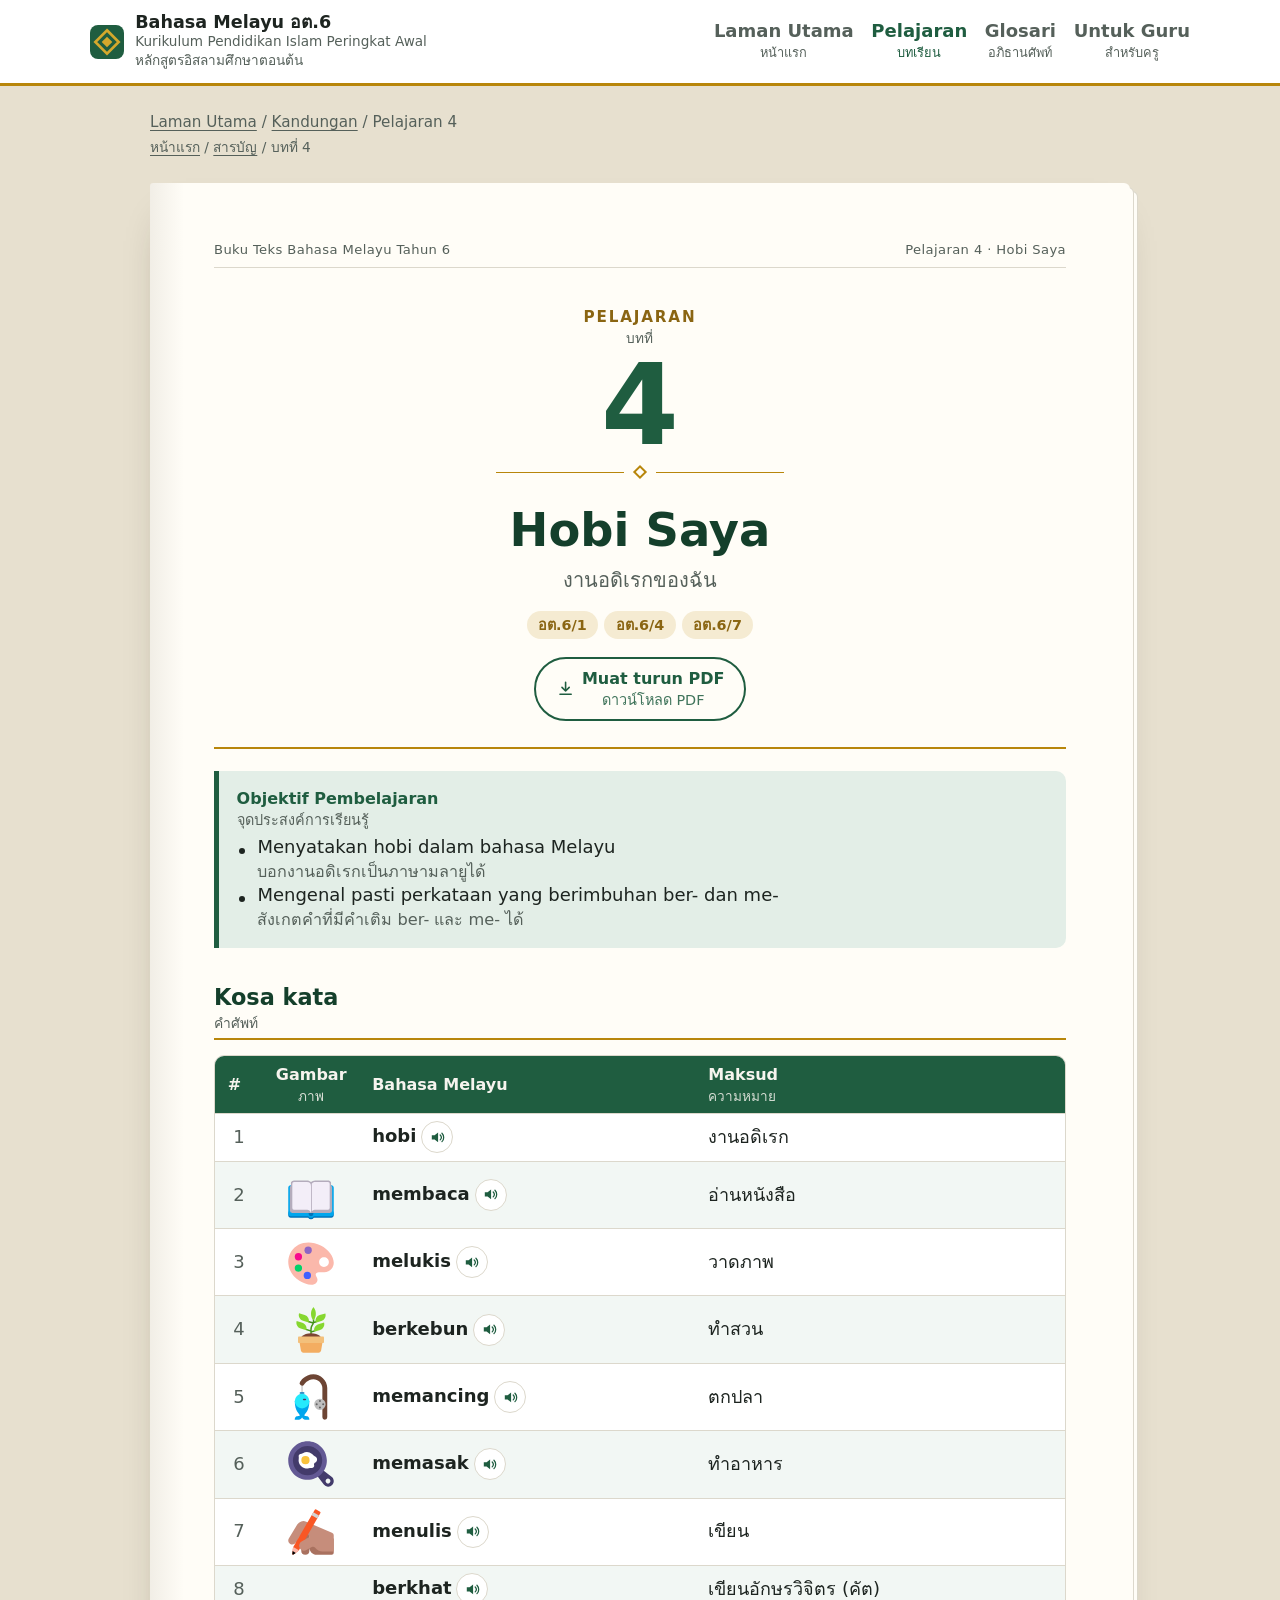
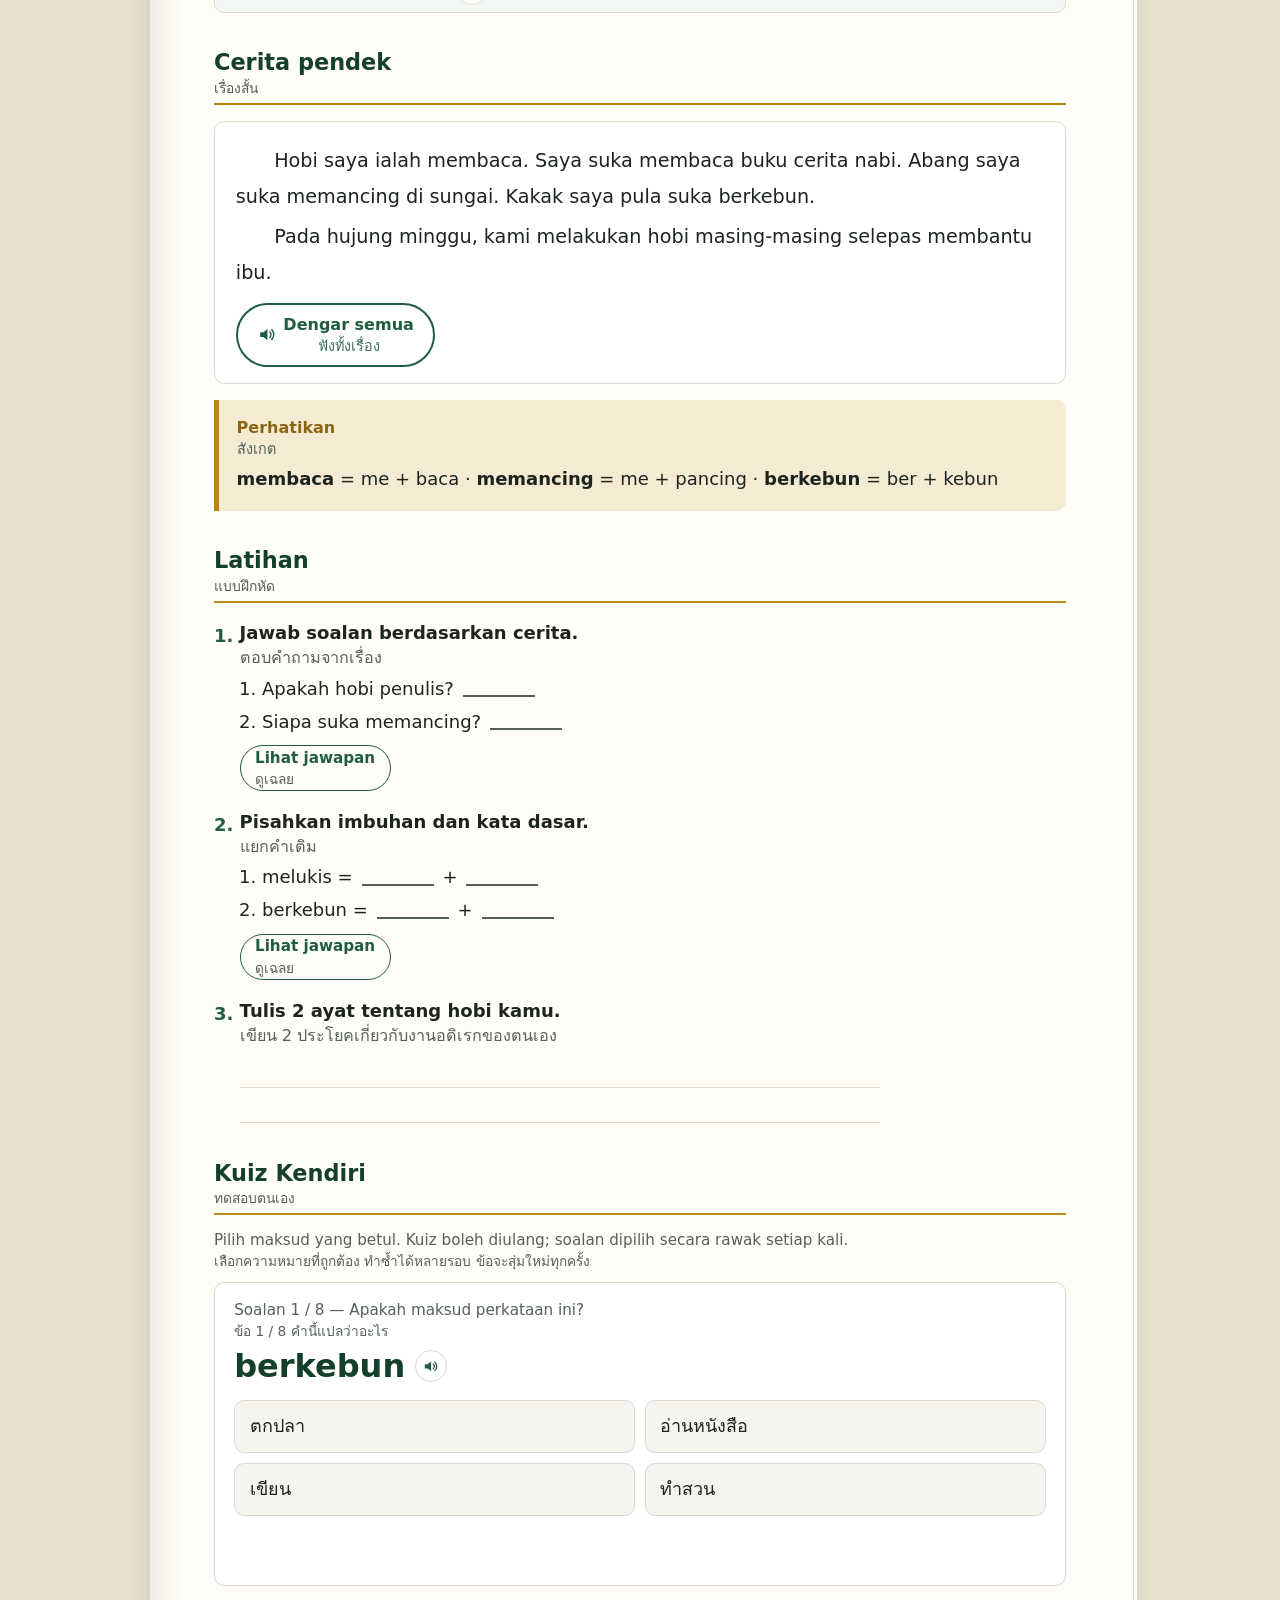
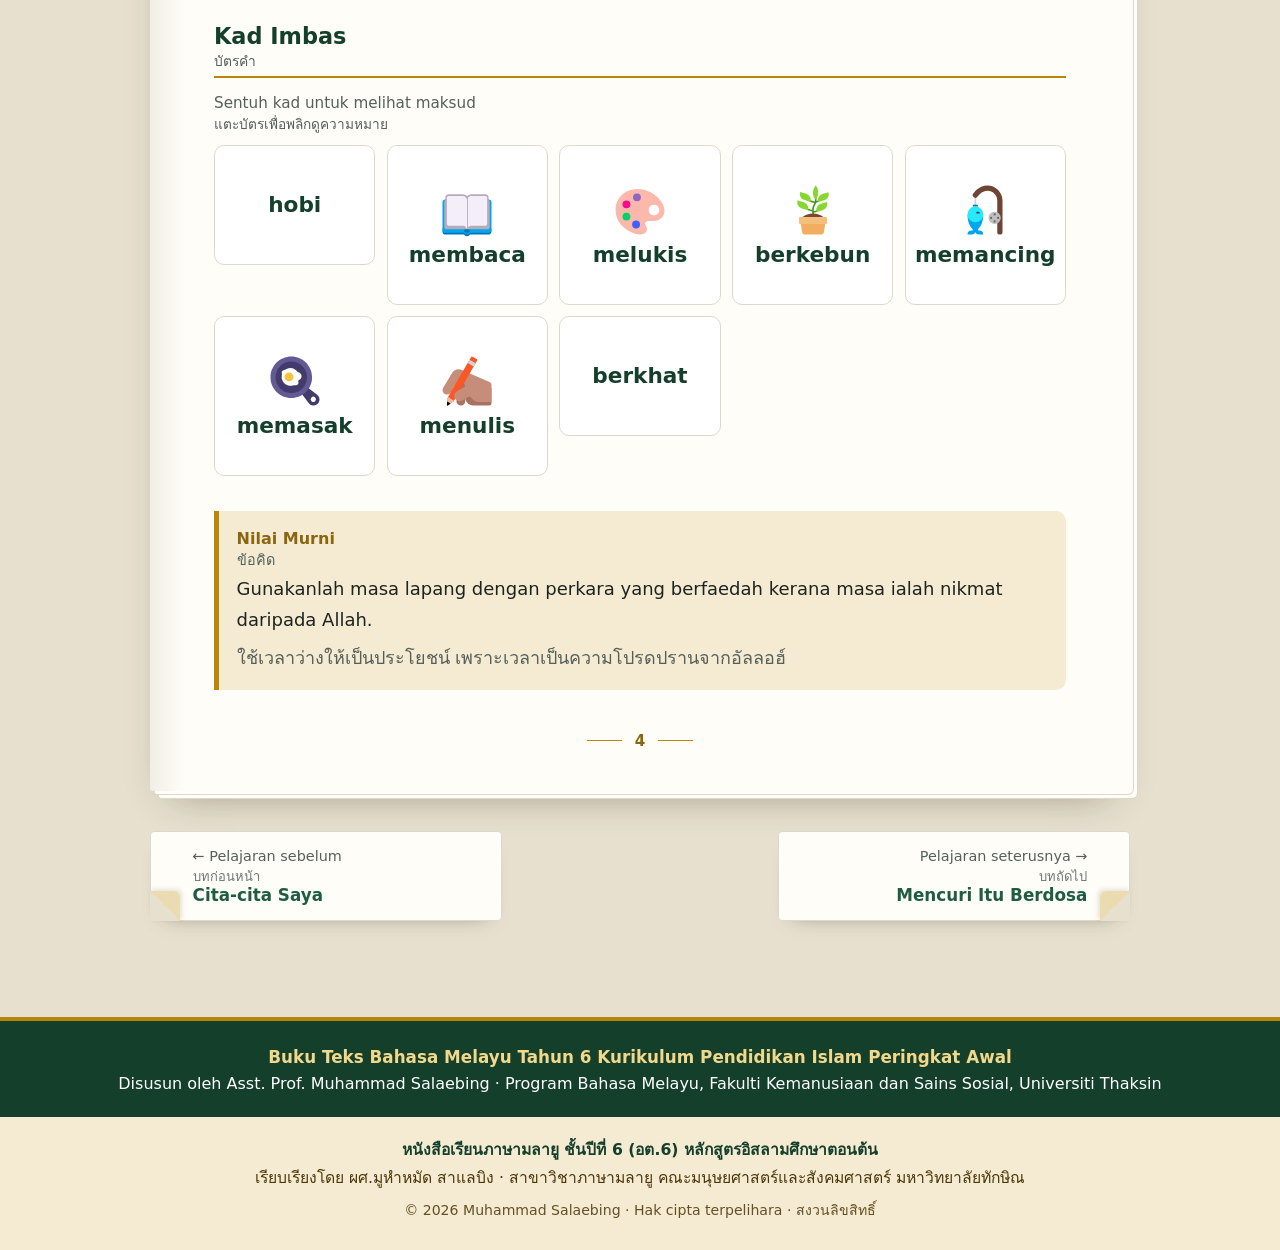
<file: pelajaran/04.html>
<!doctype html>
<html lang="th">
<head>
<meta charset="utf-8">
<meta name="viewport" content="width=device-width, initial-scale=1">
<meta http-equiv="Content-Security-Policy" content="default-src 'self'; script-src 'self' https://gc.zgo.at; style-src 'self' 'unsafe-inline' https://fonts.googleapis.com; font-src 'self' https://fonts.gstatic.com; img-src 'self' data: https://buku-bm-at6.goatcounter.com; connect-src 'self' https://buku-bm-at6.goatcounter.com; media-src 'self'; object-src 'none'; base-uri 'self'; form-action 'none'; upgrade-insecure-requests">
<meta name="referrer" content="strict-origin-when-cross-origin">
<title>Hobi Saya (งานอดิเรกของฉัน) — Pelajaran 4 | Buku Teks Bahasa Melayu Tahun 6 · หนังสือเรียนภาษามลายู อต.6</title>
<meta name="description" content="Pelajaran 4 Hobi Saya · บทที่ 4 งานอดิเรกของฉัน — Menyatakan hobi dalam bahasa Melayu; Mengenal pasti perkataan yang berimbuhan ber- dan me-. บทเรียนภาษามลายู ชั้น อต.6 พร้อมเสียงอ่าน แบบฝึกหัด และ PDF">
<link rel="canonical" href="https://salaebing-bahasa.github.io/buku-bm-at6/pelajaran/04.html">
<meta name="author" content="Muhammad Salaebing (ผศ.มูหำหมัด สาแลบิง)">
<meta property="og:type" content="website">
<meta property="og:site_name" content="Buku Teks Bahasa Melayu Tahun 6 · หนังสือเรียนภาษามลายู อต.6">
<meta property="og:title" content="Hobi Saya (งานอดิเรกของฉัน) — Pelajaran 4 | Buku Teks Bahasa Melayu Tahun 6 · หนังสือเรียนภาษามลายู อต.6">
<meta property="og:description" content="Pelajaran 4 Hobi Saya · บทที่ 4 งานอดิเรกของฉัน — Menyatakan hobi dalam bahasa Melayu; Mengenal pasti perkataan yang berimbuhan ber- dan me-. บทเรียนภาษามลายู ชั้น อต.6 พร้อมเสียงอ่าน แบบฝึกหัด และ PDF">
<meta property="og:url" content="https://salaebing-bahasa.github.io/buku-bm-at6/pelajaran/04.html">
<meta property="og:image" content="https://salaebing-bahasa.github.io/buku-bm-at6/assets/share.png">
<meta property="og:image:width" content="1200">
<meta property="og:image:height" content="630">
<meta property="og:locale" content="th_TH">
<meta property="og:locale:alternate" content="ms_MY">
<meta name="twitter:card" content="summary_large_image">
<script type="application/ld+json">{"@context":"https://schema.org","@type":"LearningResource","name":"Pelajaran 4: Hobi Saya (งานอดิเรกของฉัน)","description":"Menyatakan hobi dalam bahasa Melayu; Mengenal pasti perkataan yang berimbuhan ber- dan me-","inLanguage":["ms","th"],"learningResourceType":"Lesson","educationalLevel":"Tahun 6 (อต.6)","teaches":"Hobi Saya","author":{"@type":"Person","name":"Muhammad Salaebing","alternateName":"ผศ.มูหำหมัด สาแลบิง","jobTitle":"Assistant Professor","affiliation":{"@type":"CollegeOrUniversity","name":"Thaksin University","alternateName":"มหาวิทยาลัยทักษิณ"}},"isAccessibleForFree":true,"isPartOf":{"@type":"Book","name":"Buku Teks Bahasa Melayu Tahun 6 · หนังสือเรียนภาษามลายู อต.6","url":"https://salaebing-bahasa.github.io/buku-bm-at6/"},"encoding":{"@type":"MediaObject","encodingFormat":"application/pdf","contentUrl":"https://salaebing-bahasa.github.io/buku-bm-at6/pdf/pelajaran-04.pdf"}}</script>
<link rel="preconnect" href="https://fonts.googleapis.com"><link rel="preconnect" href="https://fonts.gstatic.com" crossorigin><link href="https://fonts.googleapis.com/css2?family=Bai+Jamjuree:wght@500;600;700&family=Noto+Naskh+Arabic:wght@400;600&family=Sarabun:ital,wght@0,400;0,600;1,400&display=swap" rel="stylesheet">
<link rel="stylesheet" href="../assets/style.css">
<link rel="icon" href="../assets/favicon.svg" type="image/svg+xml">
</head>
<body>
<a class="skip" href="#isi"><span class="bi"><span lang="ms">Langkau ke kandungan</span><span class="tr">ข้ามไปยังเนื้อหา</span></span></a>
<header class="site-head">
  <a class="brand" href="../index.html"><span class="mark" aria-hidden="true"></span><span>Bahasa Melayu อต.6<small lang="ms">Kurikulum Pendidikan Islam Peringkat Awal</small><small>หลักสูตรอิสลามศึกษาตอนต้น</small></span></a>
  <nav aria-label="Menu utama · เมนูหลัก"><a href="../index.html"><span lang="ms">Laman Utama</span><small>หน้าแรก</small></a><a href="../index.html#pelajaran" aria-current="page"><span lang="ms">Pelajaran</span><small>บทเรียน</small></a><a href="../glosari.html"><span lang="ms">Glosari</span><small>อภิธานศัพท์</small></a><a href="../index.html#guru"><span lang="ms">Untuk Guru</span><small>สำหรับครู</small></a></nav>
</header>
<main id="isi">

<nav class="crumb" aria-label="Lokasi · ตำแหน่ง"><p lang="ms"><a href="../index.html">Laman Utama</a> / <a href="../index.html#pelajaran">Kandungan</a> / <span>Pelajaran 4</span></p><p class="tr"><a href="../index.html">หน้าแรก</a> / <a href="../index.html#pelajaran">สารบัญ</a> / <span>บทที่ 4</span></p></nav>
<article class="sheet">
<p class="running" aria-hidden="true"><span lang="ms">Buku Teks Bahasa Melayu Tahun 6</span><span>Pelajaran 4 · Hobi Saya</span></p>
<header class="opener">
  <p class="op-k"><span class="bi"><span lang="ms">Pelajaran</span><span class="tr">บทที่</span></span></p>
  <p class="op-n" aria-hidden="true">4</p>
  <p class="orn" aria-hidden="true"><span></span></p>
  <h1>Hobi Saya</h1>
  <p class="th-title">งานอดิเรกของฉัน</p>
  <ul class="chips" aria-label="Petunjuk · ตัวชี้วัด"><li title="Mendengar dan menuturkan ayat dan cerita pendek yang ditetapkan · ฟังและพูดประโยคและเรื่องสั้นที่กำหนด">อต.6/1</li><li title="Membaca dan menulis ayat pendek dalam kehidupan seharian yang ditetapkan · อ่านและเขียนประโยคสั้น ๆ ในชีวิตประจำวันที่กำหนด">อต.6/4</li><li title="Menyatakan perbezaan antara kata berimbuhan dengan kata dasar yang ditetapkan · บอกความแตกต่างของคำเติม (kata imbuhan) กับคำรากฐาน (kata dasar) ที่กำหนด">อต.6/7</li></ul>
  <a class="btn-ghost dl" href="../pdf/pelajaran-04.pdf" download="Bahasa-Melayu-AT6-Pelajaran-04.pdf"><svg viewBox="0 0 24 24" aria-hidden="true"><path d="M12 4v11m0 0-4.5-4.5M12 15l4.5-4.5M5 19h14" fill="none" stroke="currentColor" stroke-width="2" stroke-linecap="round" stroke-linejoin="round"/></svg><span class="bi"><span lang="ms">Muat turun PDF</span><span class="tr">ดาวน์โหลด PDF</span></span></a>
</header>
<aside class="box obj"><p class="box-t"><span class="bi"><span lang="ms">Objektif Pembelajaran</span><span class="tr">จุดประสงค์การเรียนรู้</span></span></p><ul><li><span class="bi"><span lang="ms">Menyatakan hobi dalam bahasa Melayu</span><span class="tr">บอกงานอดิเรกเป็นภาษามลายูได้</span></span></li><li><span class="bi"><span lang="ms">Mengenal pasti perkataan yang berimbuhan ber- dan me-</span><span class="tr">สังเกตคำที่มีคำเติม ber- และ me- ได้</span></span></li></ul></aside>
<section class="sec"><h3><span lang="ms">Kosa kata</span><span class="h-th">คำศัพท์</span></h3><div class="tbl"><table class="vocab"><thead><tr><th>#</th><th class="pic-c"><span class="bi"><span lang="ms">Gambar</span><span class="tr">ภาพ</span></span></th><th>Bahasa Melayu</th><th><span class="bi"><span lang="ms">Maksud</span><span class="tr">ความหมาย</span></span></th></tr></thead><tbody><tr><td class="n">1</td><td class="pic-c"></td><td class="ms"><span>hobi</span><button type="button" class="say" data-say="hobi" aria-label="ฟังเสียง hobi" title="ฟังเสียง"><svg viewBox="0 0 24 24" aria-hidden="true"><path d="M4 9h4l5-4v14l-5-4H4z" fill="currentColor"/><path d="M16 8.5a5 5 0 0 1 0 7M18.5 6a8.5 8.5 0 0 1 0 12" fill="none" stroke="currentColor" stroke-width="1.8" stroke-linecap="round"/></svg></button></td><td>งานอดิเรก</td></tr><tr><td class="n">2</td><td class="pic-c"><img class="pic" src="../assets/gambar/membaca.svg" alt="" width="52" height="52" loading="lazy" decoding="async"></td><td class="ms"><span>membaca</span><button type="button" class="say" data-say="membaca" aria-label="ฟังเสียง membaca" title="ฟังเสียง"><svg viewBox="0 0 24 24" aria-hidden="true"><path d="M4 9h4l5-4v14l-5-4H4z" fill="currentColor"/><path d="M16 8.5a5 5 0 0 1 0 7M18.5 6a8.5 8.5 0 0 1 0 12" fill="none" stroke="currentColor" stroke-width="1.8" stroke-linecap="round"/></svg></button></td><td>อ่านหนังสือ</td></tr><tr><td class="n">3</td><td class="pic-c"><img class="pic" src="../assets/gambar/melukis.svg" alt="" width="52" height="52" loading="lazy" decoding="async"></td><td class="ms"><span>melukis</span><button type="button" class="say" data-say="melukis" aria-label="ฟังเสียง melukis" title="ฟังเสียง"><svg viewBox="0 0 24 24" aria-hidden="true"><path d="M4 9h4l5-4v14l-5-4H4z" fill="currentColor"/><path d="M16 8.5a5 5 0 0 1 0 7M18.5 6a8.5 8.5 0 0 1 0 12" fill="none" stroke="currentColor" stroke-width="1.8" stroke-linecap="round"/></svg></button></td><td>วาดภาพ</td></tr><tr><td class="n">4</td><td class="pic-c"><img class="pic" src="../assets/gambar/berkebun.svg" alt="" width="52" height="52" loading="lazy" decoding="async"></td><td class="ms"><span>berkebun</span><button type="button" class="say" data-say="berkebun" aria-label="ฟังเสียง berkebun" title="ฟังเสียง"><svg viewBox="0 0 24 24" aria-hidden="true"><path d="M4 9h4l5-4v14l-5-4H4z" fill="currentColor"/><path d="M16 8.5a5 5 0 0 1 0 7M18.5 6a8.5 8.5 0 0 1 0 12" fill="none" stroke="currentColor" stroke-width="1.8" stroke-linecap="round"/></svg></button></td><td>ทำสวน</td></tr><tr><td class="n">5</td><td class="pic-c"><img class="pic" src="../assets/gambar/memancing.svg" alt="" width="52" height="52" loading="lazy" decoding="async"></td><td class="ms"><span>memancing</span><button type="button" class="say" data-say="memancing" aria-label="ฟังเสียง memancing" title="ฟังเสียง"><svg viewBox="0 0 24 24" aria-hidden="true"><path d="M4 9h4l5-4v14l-5-4H4z" fill="currentColor"/><path d="M16 8.5a5 5 0 0 1 0 7M18.5 6a8.5 8.5 0 0 1 0 12" fill="none" stroke="currentColor" stroke-width="1.8" stroke-linecap="round"/></svg></button></td><td>ตกปลา</td></tr><tr><td class="n">6</td><td class="pic-c"><img class="pic" src="../assets/gambar/memasak.svg" alt="" width="52" height="52" loading="lazy" decoding="async"></td><td class="ms"><span>memasak</span><button type="button" class="say" data-say="memasak" aria-label="ฟังเสียง memasak" title="ฟังเสียง"><svg viewBox="0 0 24 24" aria-hidden="true"><path d="M4 9h4l5-4v14l-5-4H4z" fill="currentColor"/><path d="M16 8.5a5 5 0 0 1 0 7M18.5 6a8.5 8.5 0 0 1 0 12" fill="none" stroke="currentColor" stroke-width="1.8" stroke-linecap="round"/></svg></button></td><td>ทำอาหาร</td></tr><tr><td class="n">7</td><td class="pic-c"><img class="pic" src="../assets/gambar/menulis.svg" alt="" width="52" height="52" loading="lazy" decoding="async"></td><td class="ms"><span>menulis</span><button type="button" class="say" data-say="menulis" aria-label="ฟังเสียง menulis" title="ฟังเสียง"><svg viewBox="0 0 24 24" aria-hidden="true"><path d="M4 9h4l5-4v14l-5-4H4z" fill="currentColor"/><path d="M16 8.5a5 5 0 0 1 0 7M18.5 6a8.5 8.5 0 0 1 0 12" fill="none" stroke="currentColor" stroke-width="1.8" stroke-linecap="round"/></svg></button></td><td>เขียน</td></tr><tr><td class="n">8</td><td class="pic-c"></td><td class="ms"><span>berkhat</span><button type="button" class="say" data-say="berkhat" aria-label="ฟังเสียง berkhat" title="ฟังเสียง"><svg viewBox="0 0 24 24" aria-hidden="true"><path d="M4 9h4l5-4v14l-5-4H4z" fill="currentColor"/><path d="M16 8.5a5 5 0 0 1 0 7M18.5 6a8.5 8.5 0 0 1 0 12" fill="none" stroke="currentColor" stroke-width="1.8" stroke-linecap="round"/></svg></button></td><td>เขียนอักษรวิจิตร (คัต)</td></tr></tbody></table></div></section>
<section class="sec"><h3><span lang="ms">Cerita pendek</span><span class="h-th">เรื่องสั้น</span></h3><article class="reading"><p>Hobi saya ialah membaca. Saya suka membaca buku cerita nabi. Abang saya suka memancing di sungai. Kakak saya pula suka berkebun.</p><p>Pada hujung minggu, kami melakukan hobi masing-masing selepas membantu ibu.</p><button type="button" class="btn-ghost say-long" data-say="Hobi saya ialah membaca. Saya suka membaca buku cerita nabi. Abang saya suka memancing di sungai. Kakak saya pula suka berkebun. Pada hujung minggu, kami melakukan hobi masing-masing selepas membantu ibu."><svg viewBox="0 0 24 24" aria-hidden="true"><path d="M4 9h4l5-4v14l-5-4H4z" fill="currentColor"/><path d="M16 8.5a5 5 0 0 1 0 7M18.5 6a8.5 8.5 0 0 1 0 12" fill="none" stroke="currentColor" stroke-width="1.8" stroke-linecap="round"/></svg><span><span class="bi"><span lang="ms">Dengar semua</span><span class="tr">ฟังทั้งเรื่อง</span></span></span></button></article>
<aside class="box note"><p class="box-t"><span class="bi"><span lang="ms">Perhatikan</span><span class="tr">สังเกต</span></span></p><p><strong>membaca</strong> = me + baca  ·  <strong>memancing</strong> = me + pancing  ·  <strong>berkebun</strong> = ber + kebun</p></aside></section>
<section class="sec" id="latihan"><h3><span lang="ms">Latihan</span><span class="h-th">แบบฝึกหัด</span></h3><ol class="latihan"><li><p class="q"><span class="bi"><span lang="ms">Jawab soalan berdasarkan cerita.</span><span class="tr">ตอบคำถามจากเรื่อง</span></span></p><ol class="items"><li>Apakah hobi penulis?  <span class="blank" aria-label="ช่องว่าง"></span></li><li>Siapa suka memancing?  <span class="blank" aria-label="ช่องว่าง"></span></li></ol><details class="ans"><summary><span class="bi"><span lang="ms">Lihat jawapan</span><span class="tr">ดูเฉลย</span></span></summary><p>membaca; abang penulis</p></details></li><li><p class="q"><span class="bi"><span lang="ms">Pisahkan imbuhan dan kata dasar.</span><span class="tr">แยกคำเติม</span></span></p><ol class="items"><li>melukis = <span class="blank" aria-label="ช่องว่าง"></span> + <span class="blank" aria-label="ช่องว่าง"></span></li><li>berkebun = <span class="blank" aria-label="ช่องว่าง"></span> + <span class="blank" aria-label="ช่องว่าง"></span></li></ol><details class="ans"><summary><span class="bi"><span lang="ms">Lihat jawapan</span><span class="tr">ดูเฉลย</span></span></summary><p>me + lukis; ber + kebun</p></details></li><li><p class="q"><span class="bi"><span lang="ms">Tulis 2 ayat tentang hobi kamu.</span><span class="tr">เขียน 2 ประโยคเกี่ยวกับงานอดิเรกของตนเอง</span></span></p><div class="write" style="--n:2" aria-hidden="true"></div></li></ol></section>

<section class="sec kuiz" id="kuiz">
  <h3><span lang="ms">Kuiz Kendiri</span><span class="h-th">ทดสอบตนเอง</span></h3>
  <p class="hint"><span class="bi"><span lang="ms">Pilih maksud yang betul. Kuiz boleh diulang; soalan dipilih secara rawak setiap kali.</span><span class="tr">เลือกความหมายที่ถูกต้อง ทำซ้ำได้หลายรอบ ข้อจะสุ่มใหม่ทุกครั้ง</span></span></p>
  <div class="quiz" data-vocab="[{&quot;ms&quot;:&quot;hobi&quot;,&quot;th&quot;:&quot;งานอดิเรก&quot;},{&quot;ms&quot;:&quot;membaca&quot;,&quot;th&quot;:&quot;อ่านหนังสือ&quot;,&quot;img&quot;:&quot;membaca&quot;},{&quot;ms&quot;:&quot;melukis&quot;,&quot;th&quot;:&quot;วาดภาพ&quot;,&quot;img&quot;:&quot;melukis&quot;},{&quot;ms&quot;:&quot;berkebun&quot;,&quot;th&quot;:&quot;ทำสวน&quot;,&quot;img&quot;:&quot;berkebun&quot;},{&quot;ms&quot;:&quot;memancing&quot;,&quot;th&quot;:&quot;ตกปลา&quot;,&quot;img&quot;:&quot;memancing&quot;},{&quot;ms&quot;:&quot;memasak&quot;,&quot;th&quot;:&quot;ทำอาหาร&quot;,&quot;img&quot;:&quot;memasak&quot;},{&quot;ms&quot;:&quot;menulis&quot;,&quot;th&quot;:&quot;เขียน&quot;,&quot;img&quot;:&quot;menulis&quot;},{&quot;ms&quot;:&quot;berkhat&quot;,&quot;th&quot;:&quot;เขียนอักษรวิจิตร (คัต)&quot;}]"></div>
</section>
<section class="sec" id="kad">
  <h3><span lang="ms">Kad Imbas</span><span class="h-th">บัตรคำ</span></h3>
  <p class="hint"><span class="bi"><span lang="ms">Sentuh kad untuk melihat maksud</span><span class="tr">แตะบัตรเพื่อพลิกดูความหมาย</span></span></p>
  <div class="cards" data-vocab="[{&quot;ms&quot;:&quot;hobi&quot;,&quot;th&quot;:&quot;งานอดิเรก&quot;},{&quot;ms&quot;:&quot;membaca&quot;,&quot;th&quot;:&quot;อ่านหนังสือ&quot;,&quot;img&quot;:&quot;membaca&quot;},{&quot;ms&quot;:&quot;melukis&quot;,&quot;th&quot;:&quot;วาดภาพ&quot;,&quot;img&quot;:&quot;melukis&quot;},{&quot;ms&quot;:&quot;berkebun&quot;,&quot;th&quot;:&quot;ทำสวน&quot;,&quot;img&quot;:&quot;berkebun&quot;},{&quot;ms&quot;:&quot;memancing&quot;,&quot;th&quot;:&quot;ตกปลา&quot;,&quot;img&quot;:&quot;memancing&quot;},{&quot;ms&quot;:&quot;memasak&quot;,&quot;th&quot;:&quot;ทำอาหาร&quot;,&quot;img&quot;:&quot;memasak&quot;},{&quot;ms&quot;:&quot;menulis&quot;,&quot;th&quot;:&quot;เขียน&quot;,&quot;img&quot;:&quot;menulis&quot;},{&quot;ms&quot;:&quot;berkhat&quot;,&quot;th&quot;:&quot;เขียนอักษรวิจิตร (คัต)&quot;}]"></div>
</section>
<aside class="box nilai"><p class="box-t"><span class="bi"><span lang="ms">Nilai Murni</span><span class="tr">ข้อคิด</span></span></p><p lang="ms">Gunakanlah masa lapang dengan perkara yang berfaedah kerana masa ialah nikmat daripada Allah.</p><p class="tr nilai-th">ใช้เวลาว่างให้เป็นประโยชน์ เพราะเวลาเป็นความโปรดปรานจากอัลลอฮ์</p></aside>
<p class="folio" aria-hidden="true"><span>4</span></p>
</article>
<nav class="pager" aria-label="Pelajaran sebelum dan seterusnya · บทก่อนหน้าและถัดไป">
  <a class="prev" href="03.html" rel="prev"><small><span class="bi"><span lang="ms">← Pelajaran sebelum</span><span class="tr">บทก่อนหน้า</span></span></small>Cita-cita Saya</a>
  <a class="next" href="05.html" rel="next"><small><span class="bi"><span lang="ms">Pelajaran seterusnya →</span><span class="tr">บทถัดไป</span></span></small>Mencuri Itu Berdosa</a>
</nav>
<p class="swipe-hint"><span class="bi"><span lang="ms">Leret ke kiri atau ke kanan untuk menukar pelajaran</span><span class="tr">ปัดซ้ายหรือขวาเพื่อเปลี่ยนบท</span></span></p>
</main>
<footer class="site-foot">
  <div class="foot-ms" lang="ms">
    <p>Buku Teks Bahasa Melayu Tahun 6 Kurikulum Pendidikan Islam Peringkat Awal</p>
    <p>Disusun oleh Asst. Prof. Muhammad Salaebing · Program Bahasa Melayu, Fakulti Kemanusiaan dan Sains Sosial, Universiti Thaksin</p>
  </div>
  <div class="foot-th">
    <p>หนังสือเรียนภาษามลายู ชั้นปีที่ 6 (อต.6) หลักสูตรอิสลามศึกษาตอนต้น</p>
    <p>เรียบเรียงโดย ผศ.มูหำหมัด สาแลบิง · สาขาวิชาภาษามลายู คณะมนุษยศาสตร์และสังคมศาสตร์ มหาวิทยาลัยทักษิณ</p>
    <p class="copy">© 2026 Muhammad Salaebing · <span lang="ms">Hak cipta terpelihara</span> · สงวนลิขสิทธิ์</p>
  </div>
</footer>
<script src="../assets/app.js"></script>
<script data-goatcounter="https://buku-bm-at6.goatcounter.com/count" async src="https://gc.zgo.at/count.js"></script>
</body>
</html>
</file>
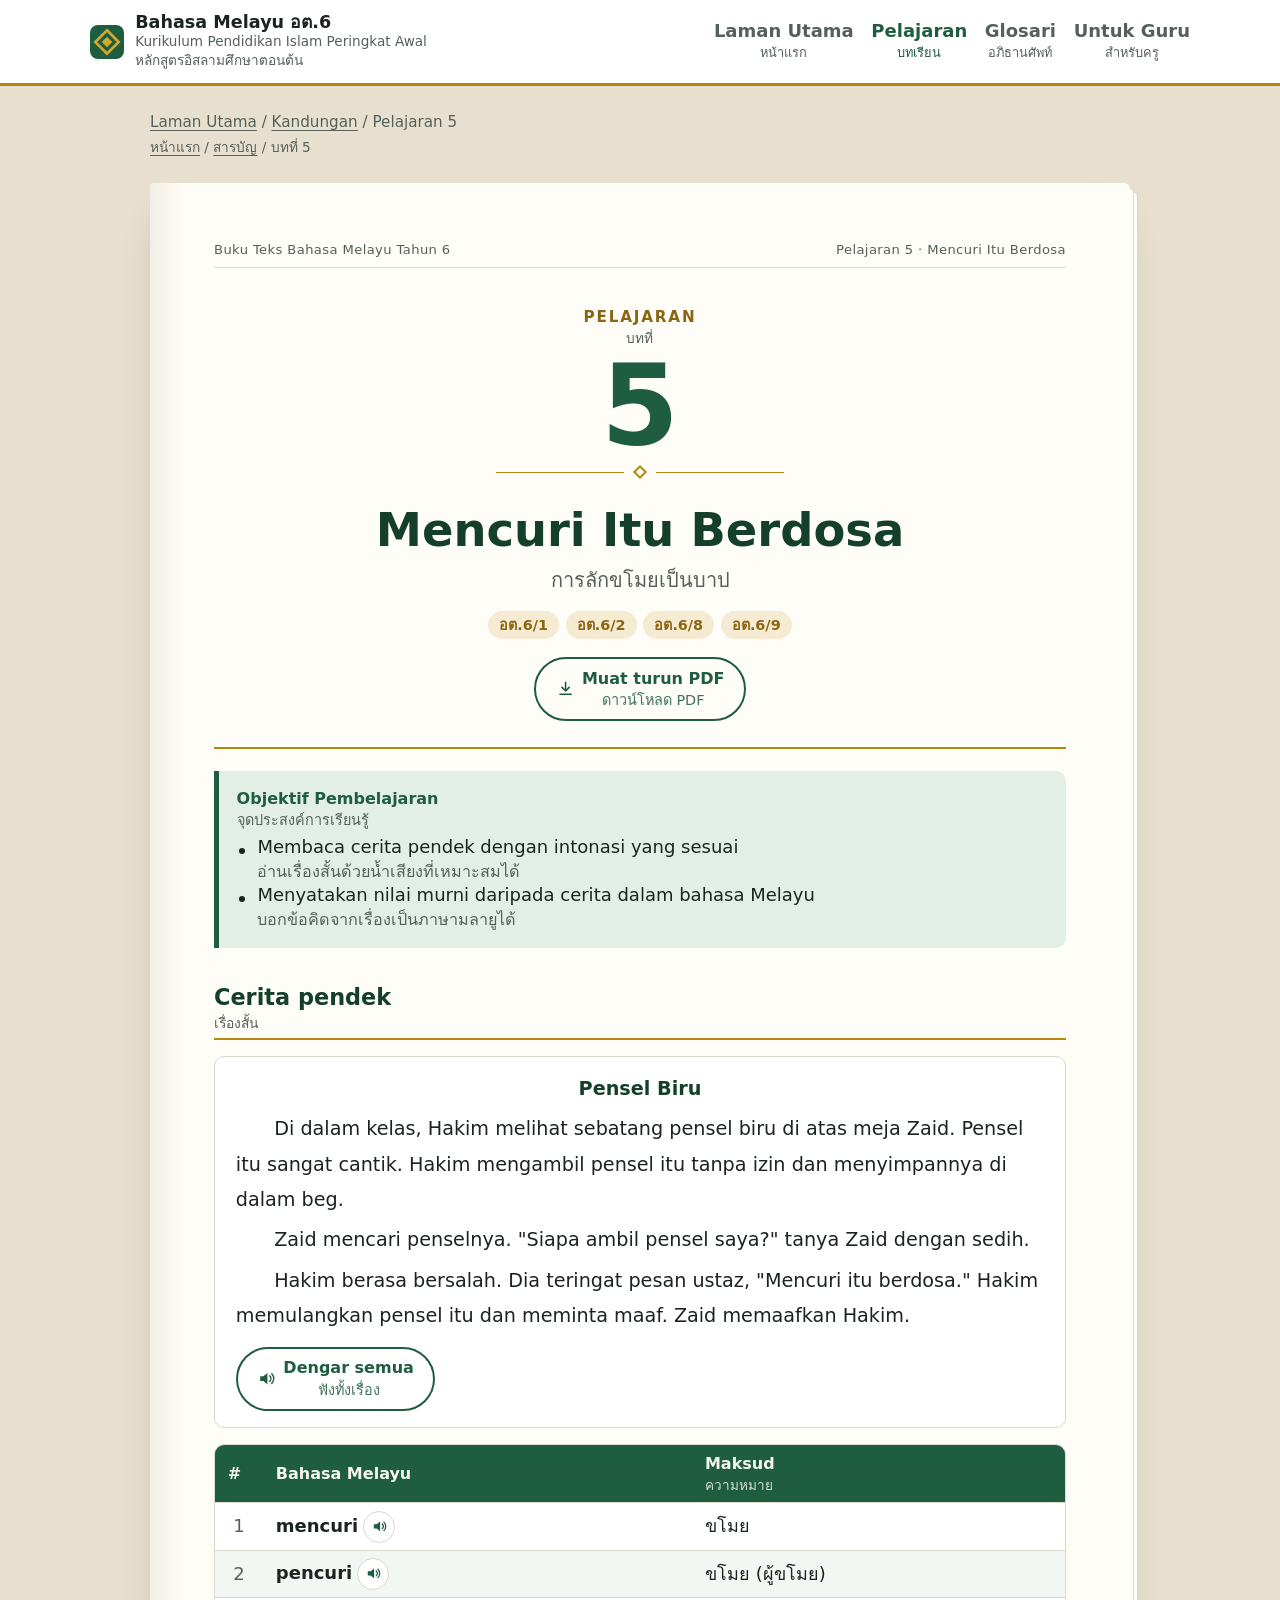
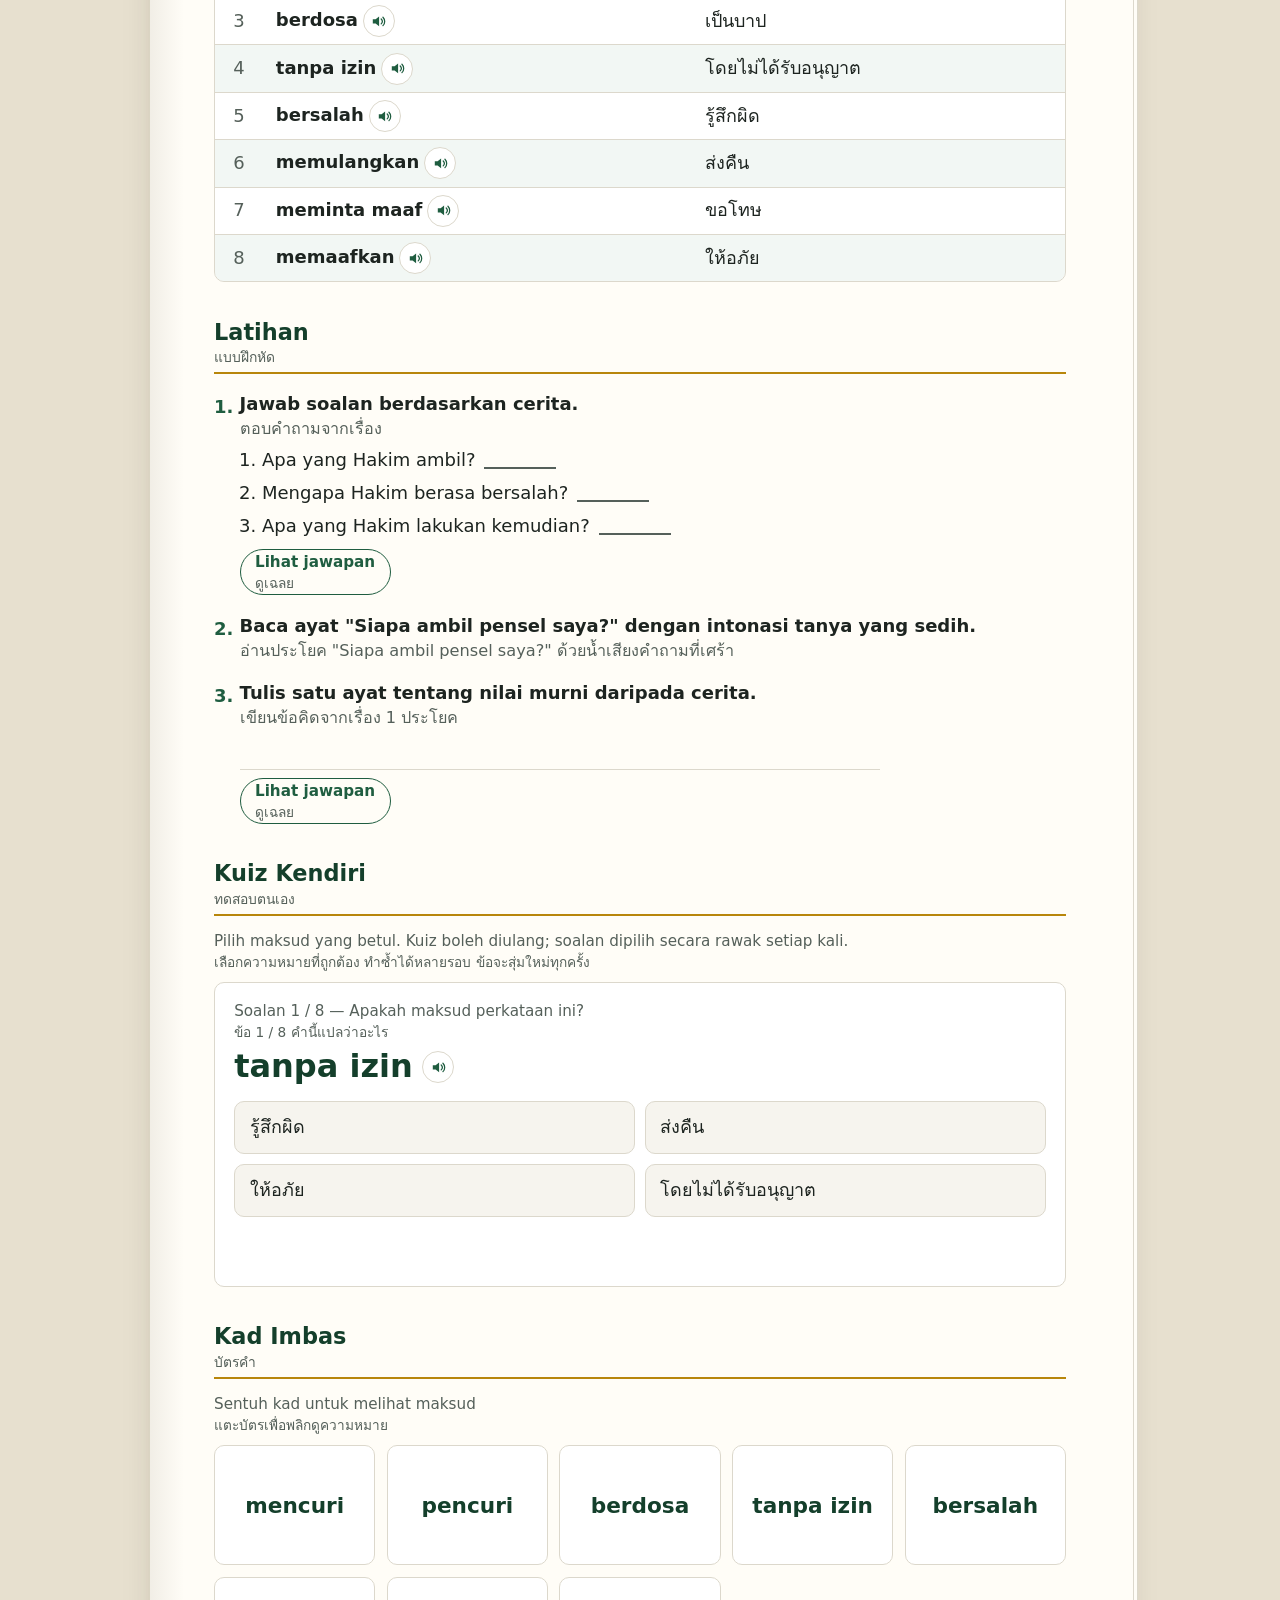
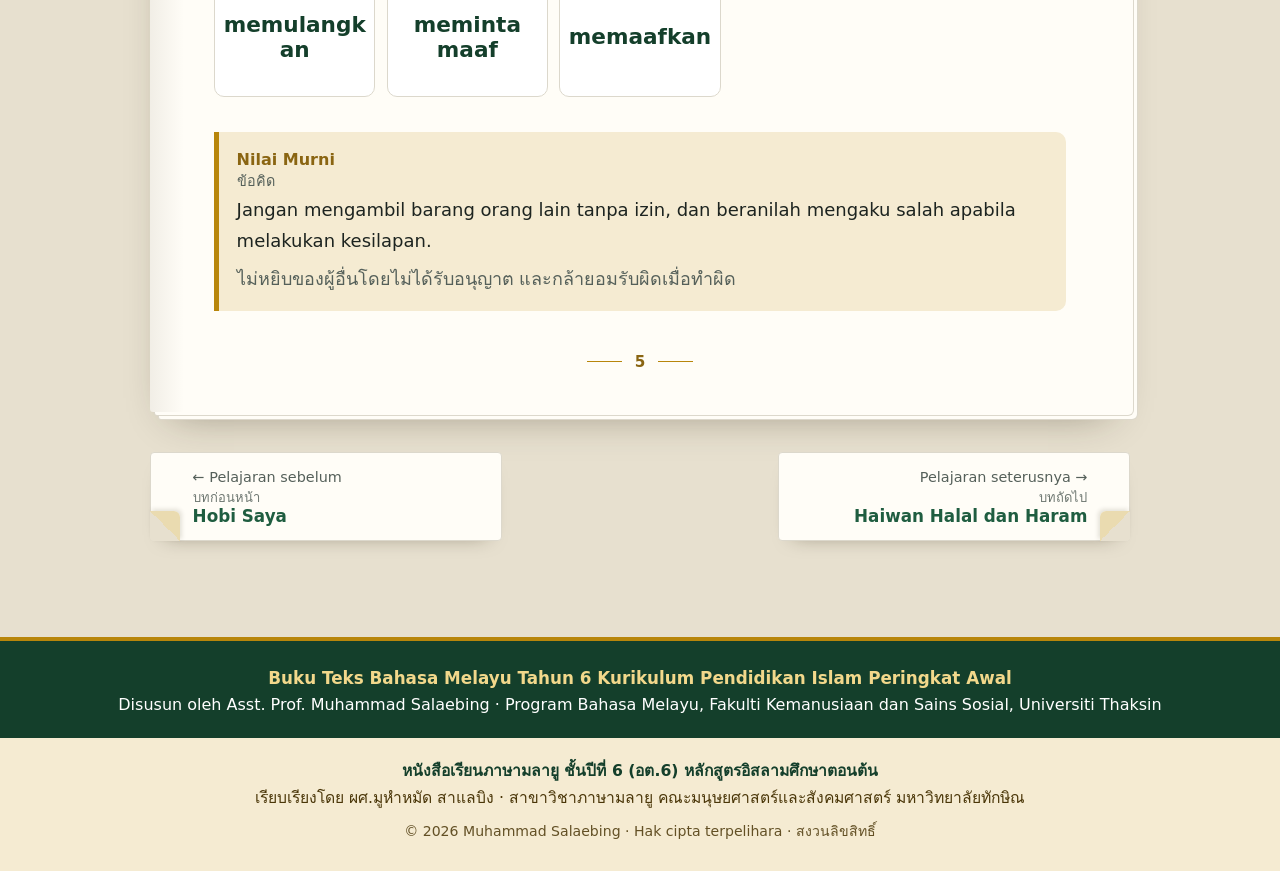
<file: pelajaran/05.html>
<!doctype html>
<html lang="th">
<head>
<meta charset="utf-8">
<meta name="viewport" content="width=device-width, initial-scale=1">
<meta http-equiv="Content-Security-Policy" content="default-src 'self'; script-src 'self' https://gc.zgo.at; style-src 'self' 'unsafe-inline' https://fonts.googleapis.com; font-src 'self' https://fonts.gstatic.com; img-src 'self' data: https://buku-bm-at6.goatcounter.com; connect-src 'self' https://buku-bm-at6.goatcounter.com; media-src 'self'; object-src 'none'; base-uri 'self'; form-action 'none'; upgrade-insecure-requests">
<meta name="referrer" content="strict-origin-when-cross-origin">
<title>Mencuri Itu Berdosa (การลักขโมยเป็นบาป) — Pelajaran 5 | Buku Teks Bahasa Melayu Tahun 6 · หนังสือเรียนภาษามลายู อต.6</title>
<meta name="description" content="Pelajaran 5 Mencuri Itu Berdosa · บทที่ 5 การลักขโมยเป็นบาป — Membaca cerita pendek dengan intonasi yang sesuai; Menyatakan nilai murni daripada cerita dalam bahasa Melayu. บทเรียนภาษามลายู ชั้น อต.6 พร้อมเสียงอ่าน แบบฝึกหัด และ PDF">
<link rel="canonical" href="https://salaebing-bahasa.github.io/buku-bm-at6/pelajaran/05.html">
<meta name="author" content="Muhammad Salaebing (ผศ.มูหำหมัด สาแลบิง)">
<meta property="og:type" content="website">
<meta property="og:site_name" content="Buku Teks Bahasa Melayu Tahun 6 · หนังสือเรียนภาษามลายู อต.6">
<meta property="og:title" content="Mencuri Itu Berdosa (การลักขโมยเป็นบาป) — Pelajaran 5 | Buku Teks Bahasa Melayu Tahun 6 · หนังสือเรียนภาษามลายู อต.6">
<meta property="og:description" content="Pelajaran 5 Mencuri Itu Berdosa · บทที่ 5 การลักขโมยเป็นบาป — Membaca cerita pendek dengan intonasi yang sesuai; Menyatakan nilai murni daripada cerita dalam bahasa Melayu. บทเรียนภาษามลายู ชั้น อต.6 พร้อมเสียงอ่าน แบบฝึกหัด และ PDF">
<meta property="og:url" content="https://salaebing-bahasa.github.io/buku-bm-at6/pelajaran/05.html">
<meta property="og:image" content="https://salaebing-bahasa.github.io/buku-bm-at6/assets/share.png">
<meta property="og:image:width" content="1200">
<meta property="og:image:height" content="630">
<meta property="og:locale" content="th_TH">
<meta property="og:locale:alternate" content="ms_MY">
<meta name="twitter:card" content="summary_large_image">
<script type="application/ld+json">{"@context":"https://schema.org","@type":"LearningResource","name":"Pelajaran 5: Mencuri Itu Berdosa (การลักขโมยเป็นบาป)","description":"Membaca cerita pendek dengan intonasi yang sesuai; Menyatakan nilai murni daripada cerita dalam bahasa Melayu","inLanguage":["ms","th"],"learningResourceType":"Lesson","educationalLevel":"Tahun 6 (อต.6)","teaches":"Mencuri Itu Berdosa","author":{"@type":"Person","name":"Muhammad Salaebing","alternateName":"ผศ.มูหำหมัด สาแลบิง","jobTitle":"Assistant Professor","affiliation":{"@type":"CollegeOrUniversity","name":"Thaksin University","alternateName":"มหาวิทยาลัยทักษิณ"}},"isAccessibleForFree":true,"isPartOf":{"@type":"Book","name":"Buku Teks Bahasa Melayu Tahun 6 · หนังสือเรียนภาษามลายู อต.6","url":"https://salaebing-bahasa.github.io/buku-bm-at6/"},"encoding":{"@type":"MediaObject","encodingFormat":"application/pdf","contentUrl":"https://salaebing-bahasa.github.io/buku-bm-at6/pdf/pelajaran-05.pdf"}}</script>
<link rel="preconnect" href="https://fonts.googleapis.com"><link rel="preconnect" href="https://fonts.gstatic.com" crossorigin><link href="https://fonts.googleapis.com/css2?family=Bai+Jamjuree:wght@500;600;700&family=Noto+Naskh+Arabic:wght@400;600&family=Sarabun:ital,wght@0,400;0,600;1,400&display=swap" rel="stylesheet">
<link rel="stylesheet" href="../assets/style.css">
<link rel="icon" href="../assets/favicon.svg" type="image/svg+xml">
</head>
<body>
<a class="skip" href="#isi"><span class="bi"><span lang="ms">Langkau ke kandungan</span><span class="tr">ข้ามไปยังเนื้อหา</span></span></a>
<header class="site-head">
  <a class="brand" href="../index.html"><span class="mark" aria-hidden="true"></span><span>Bahasa Melayu อต.6<small lang="ms">Kurikulum Pendidikan Islam Peringkat Awal</small><small>หลักสูตรอิสลามศึกษาตอนต้น</small></span></a>
  <nav aria-label="Menu utama · เมนูหลัก"><a href="../index.html"><span lang="ms">Laman Utama</span><small>หน้าแรก</small></a><a href="../index.html#pelajaran" aria-current="page"><span lang="ms">Pelajaran</span><small>บทเรียน</small></a><a href="../glosari.html"><span lang="ms">Glosari</span><small>อภิธานศัพท์</small></a><a href="../index.html#guru"><span lang="ms">Untuk Guru</span><small>สำหรับครู</small></a></nav>
</header>
<main id="isi">

<nav class="crumb" aria-label="Lokasi · ตำแหน่ง"><p lang="ms"><a href="../index.html">Laman Utama</a> / <a href="../index.html#pelajaran">Kandungan</a> / <span>Pelajaran 5</span></p><p class="tr"><a href="../index.html">หน้าแรก</a> / <a href="../index.html#pelajaran">สารบัญ</a> / <span>บทที่ 5</span></p></nav>
<article class="sheet">
<p class="running" aria-hidden="true"><span lang="ms">Buku Teks Bahasa Melayu Tahun 6</span><span>Pelajaran 5 · Mencuri Itu Berdosa</span></p>
<header class="opener">
  <p class="op-k"><span class="bi"><span lang="ms">Pelajaran</span><span class="tr">บทที่</span></span></p>
  <p class="op-n" aria-hidden="true">5</p>
  <p class="orn" aria-hidden="true"><span></span></p>
  <h1>Mencuri Itu Berdosa</h1>
  <p class="th-title">การลักขโมยเป็นบาป</p>
  <ul class="chips" aria-label="Petunjuk · ตัวชี้วัด"><li title="Mendengar dan menuturkan ayat dan cerita pendek yang ditetapkan · ฟังและพูดประโยคและเรื่องสั้นที่กำหนด">อต.6/1</li><li title="Membaca cerita pendek dengan intonasi yang betul · อ่านเรื่องสั้นโดยใช้เสียงสูง-ต่ำ">อต.6/2</li><li title="Menyatakan maksud perkataan yang ditetapkan · บอกความหมายของคำศัพท์ที่กำหนด">อต.6/8</li><li title="Menghargai nilai dan kepentingan penggunaan bahasa Melayu yang ditetapkan · เห็นคุณค่าและความสำคัญในการใช้ภาษามลายูที่กำหนด">อต.6/9</li></ul>
  <a class="btn-ghost dl" href="../pdf/pelajaran-05.pdf" download="Bahasa-Melayu-AT6-Pelajaran-05.pdf"><svg viewBox="0 0 24 24" aria-hidden="true"><path d="M12 4v11m0 0-4.5-4.5M12 15l4.5-4.5M5 19h14" fill="none" stroke="currentColor" stroke-width="2" stroke-linecap="round" stroke-linejoin="round"/></svg><span class="bi"><span lang="ms">Muat turun PDF</span><span class="tr">ดาวน์โหลด PDF</span></span></a>
</header>
<aside class="box obj"><p class="box-t"><span class="bi"><span lang="ms">Objektif Pembelajaran</span><span class="tr">จุดประสงค์การเรียนรู้</span></span></p><ul><li><span class="bi"><span lang="ms">Membaca cerita pendek dengan intonasi yang sesuai</span><span class="tr">อ่านเรื่องสั้นด้วยน้ำเสียงที่เหมาะสมได้</span></span></li><li><span class="bi"><span lang="ms">Menyatakan nilai murni daripada cerita dalam bahasa Melayu</span><span class="tr">บอกข้อคิดจากเรื่องเป็นภาษามลายูได้</span></span></li></ul></aside>
<section class="sec"><h3><span lang="ms">Cerita pendek</span><span class="h-th">เรื่องสั้น</span></h3><article class="reading"><h4>Pensel Biru</h4><p>Di dalam kelas, Hakim melihat sebatang pensel biru di atas meja Zaid. Pensel itu sangat cantik. Hakim mengambil pensel itu tanpa izin dan menyimpannya di dalam beg.</p><p>Zaid mencari penselnya. &quot;Siapa ambil pensel saya?&quot; tanya Zaid dengan sedih.</p><p>Hakim berasa bersalah. Dia teringat pesan ustaz, &quot;Mencuri itu berdosa.&quot; Hakim memulangkan pensel itu dan meminta maaf. Zaid memaafkan Hakim.</p><button type="button" class="btn-ghost say-long" data-say="Di dalam kelas, Hakim melihat sebatang pensel biru di atas meja Zaid. Pensel itu sangat cantik. Hakim mengambil pensel itu tanpa izin dan menyimpannya di dalam beg. Zaid mencari penselnya. &quot;Siapa ambil pensel saya?&quot; tanya Zaid dengan sedih. Hakim berasa bersalah. Dia teringat pesan ustaz, &quot;Mencuri itu berdosa.&quot; Hakim memulangkan pensel itu dan meminta maaf. Zaid memaafkan Hakim."><svg viewBox="0 0 24 24" aria-hidden="true"><path d="M4 9h4l5-4v14l-5-4H4z" fill="currentColor"/><path d="M16 8.5a5 5 0 0 1 0 7M18.5 6a8.5 8.5 0 0 1 0 12" fill="none" stroke="currentColor" stroke-width="1.8" stroke-linecap="round"/></svg><span><span class="bi"><span lang="ms">Dengar semua</span><span class="tr">ฟังทั้งเรื่อง</span></span></span></button></article>
<div class="tbl"><table class="vocab"><thead><tr><th>#</th><th>Bahasa Melayu</th><th><span class="bi"><span lang="ms">Maksud</span><span class="tr">ความหมาย</span></span></th></tr></thead><tbody><tr><td class="n">1</td><td class="ms"><span>mencuri</span><button type="button" class="say" data-say="mencuri" aria-label="ฟังเสียง mencuri" title="ฟังเสียง"><svg viewBox="0 0 24 24" aria-hidden="true"><path d="M4 9h4l5-4v14l-5-4H4z" fill="currentColor"/><path d="M16 8.5a5 5 0 0 1 0 7M18.5 6a8.5 8.5 0 0 1 0 12" fill="none" stroke="currentColor" stroke-width="1.8" stroke-linecap="round"/></svg></button></td><td>ขโมย</td></tr><tr><td class="n">2</td><td class="ms"><span>pencuri</span><button type="button" class="say" data-say="pencuri" aria-label="ฟังเสียง pencuri" title="ฟังเสียง"><svg viewBox="0 0 24 24" aria-hidden="true"><path d="M4 9h4l5-4v14l-5-4H4z" fill="currentColor"/><path d="M16 8.5a5 5 0 0 1 0 7M18.5 6a8.5 8.5 0 0 1 0 12" fill="none" stroke="currentColor" stroke-width="1.8" stroke-linecap="round"/></svg></button></td><td>ขโมย (ผู้ขโมย)</td></tr><tr><td class="n">3</td><td class="ms"><span>berdosa</span><button type="button" class="say" data-say="berdosa" aria-label="ฟังเสียง berdosa" title="ฟังเสียง"><svg viewBox="0 0 24 24" aria-hidden="true"><path d="M4 9h4l5-4v14l-5-4H4z" fill="currentColor"/><path d="M16 8.5a5 5 0 0 1 0 7M18.5 6a8.5 8.5 0 0 1 0 12" fill="none" stroke="currentColor" stroke-width="1.8" stroke-linecap="round"/></svg></button></td><td>เป็นบาป</td></tr><tr><td class="n">4</td><td class="ms"><span>tanpa izin</span><button type="button" class="say" data-say="tanpa izin" aria-label="ฟังเสียง tanpa izin" title="ฟังเสียง"><svg viewBox="0 0 24 24" aria-hidden="true"><path d="M4 9h4l5-4v14l-5-4H4z" fill="currentColor"/><path d="M16 8.5a5 5 0 0 1 0 7M18.5 6a8.5 8.5 0 0 1 0 12" fill="none" stroke="currentColor" stroke-width="1.8" stroke-linecap="round"/></svg></button></td><td>โดยไม่ได้รับอนุญาต</td></tr><tr><td class="n">5</td><td class="ms"><span>bersalah</span><button type="button" class="say" data-say="bersalah" aria-label="ฟังเสียง bersalah" title="ฟังเสียง"><svg viewBox="0 0 24 24" aria-hidden="true"><path d="M4 9h4l5-4v14l-5-4H4z" fill="currentColor"/><path d="M16 8.5a5 5 0 0 1 0 7M18.5 6a8.5 8.5 0 0 1 0 12" fill="none" stroke="currentColor" stroke-width="1.8" stroke-linecap="round"/></svg></button></td><td>รู้สึกผิด</td></tr><tr><td class="n">6</td><td class="ms"><span>memulangkan</span><button type="button" class="say" data-say="memulangkan" aria-label="ฟังเสียง memulangkan" title="ฟังเสียง"><svg viewBox="0 0 24 24" aria-hidden="true"><path d="M4 9h4l5-4v14l-5-4H4z" fill="currentColor"/><path d="M16 8.5a5 5 0 0 1 0 7M18.5 6a8.5 8.5 0 0 1 0 12" fill="none" stroke="currentColor" stroke-width="1.8" stroke-linecap="round"/></svg></button></td><td>ส่งคืน</td></tr><tr><td class="n">7</td><td class="ms"><span>meminta maaf</span><button type="button" class="say" data-say="meminta maaf" aria-label="ฟังเสียง meminta maaf" title="ฟังเสียง"><svg viewBox="0 0 24 24" aria-hidden="true"><path d="M4 9h4l5-4v14l-5-4H4z" fill="currentColor"/><path d="M16 8.5a5 5 0 0 1 0 7M18.5 6a8.5 8.5 0 0 1 0 12" fill="none" stroke="currentColor" stroke-width="1.8" stroke-linecap="round"/></svg></button></td><td>ขอโทษ</td></tr><tr><td class="n">8</td><td class="ms"><span>memaafkan</span><button type="button" class="say" data-say="memaafkan" aria-label="ฟังเสียง memaafkan" title="ฟังเสียง"><svg viewBox="0 0 24 24" aria-hidden="true"><path d="M4 9h4l5-4v14l-5-4H4z" fill="currentColor"/><path d="M16 8.5a5 5 0 0 1 0 7M18.5 6a8.5 8.5 0 0 1 0 12" fill="none" stroke="currentColor" stroke-width="1.8" stroke-linecap="round"/></svg></button></td><td>ให้อภัย</td></tr></tbody></table></div></section>
<section class="sec" id="latihan"><h3><span lang="ms">Latihan</span><span class="h-th">แบบฝึกหัด</span></h3><ol class="latihan"><li><p class="q"><span class="bi"><span lang="ms">Jawab soalan berdasarkan cerita.</span><span class="tr">ตอบคำถามจากเรื่อง</span></span></p><ol class="items"><li>Apa yang Hakim ambil?  <span class="blank" aria-label="ช่องว่าง"></span></li><li>Mengapa Hakim berasa bersalah?  <span class="blank" aria-label="ช่องว่าง"></span></li><li>Apa yang Hakim lakukan kemudian?  <span class="blank" aria-label="ช่องว่าง"></span></li></ol><details class="ans"><summary><span class="bi"><span lang="ms">Lihat jawapan</span><span class="tr">ดูเฉลย</span></span></summary><p>pensel biru Zaid; kerana mencuri itu berdosa; memulangkan pensel dan meminta maaf</p></details></li><li><p class="q"><span class="bi"><span lang="ms">Baca ayat &quot;Siapa ambil pensel saya?&quot; dengan intonasi tanya yang sedih.</span><span class="tr">อ่านประโยค &quot;Siapa ambil pensel saya?&quot; ด้วยน้ำเสียงคำถามที่เศร้า</span></span></p></li><li><p class="q"><span class="bi"><span lang="ms">Tulis satu ayat tentang nilai murni daripada cerita.</span><span class="tr">เขียนข้อคิดจากเรื่อง 1 ประโยค</span></span></p><div class="write" style="--n:1" aria-hidden="true"></div><details class="ans"><summary><span class="bi"><span lang="ms">Lihat jawapan</span><span class="tr">ดูเฉลย</span></span></summary><p>Kita tidak boleh mencuri barang orang lain.</p></details></li></ol></section>

<section class="sec kuiz" id="kuiz">
  <h3><span lang="ms">Kuiz Kendiri</span><span class="h-th">ทดสอบตนเอง</span></h3>
  <p class="hint"><span class="bi"><span lang="ms">Pilih maksud yang betul. Kuiz boleh diulang; soalan dipilih secara rawak setiap kali.</span><span class="tr">เลือกความหมายที่ถูกต้อง ทำซ้ำได้หลายรอบ ข้อจะสุ่มใหม่ทุกครั้ง</span></span></p>
  <div class="quiz" data-vocab="[{&quot;ms&quot;:&quot;mencuri&quot;,&quot;th&quot;:&quot;ขโมย&quot;},{&quot;ms&quot;:&quot;pencuri&quot;,&quot;th&quot;:&quot;ขโมย (ผู้ขโมย)&quot;},{&quot;ms&quot;:&quot;berdosa&quot;,&quot;th&quot;:&quot;เป็นบาป&quot;},{&quot;ms&quot;:&quot;tanpa izin&quot;,&quot;th&quot;:&quot;โดยไม่ได้รับอนุญาต&quot;},{&quot;ms&quot;:&quot;bersalah&quot;,&quot;th&quot;:&quot;รู้สึกผิด&quot;},{&quot;ms&quot;:&quot;memulangkan&quot;,&quot;th&quot;:&quot;ส่งคืน&quot;},{&quot;ms&quot;:&quot;meminta maaf&quot;,&quot;th&quot;:&quot;ขอโทษ&quot;},{&quot;ms&quot;:&quot;memaafkan&quot;,&quot;th&quot;:&quot;ให้อภัย&quot;}]"></div>
</section>
<section class="sec" id="kad">
  <h3><span lang="ms">Kad Imbas</span><span class="h-th">บัตรคำ</span></h3>
  <p class="hint"><span class="bi"><span lang="ms">Sentuh kad untuk melihat maksud</span><span class="tr">แตะบัตรเพื่อพลิกดูความหมาย</span></span></p>
  <div class="cards" data-vocab="[{&quot;ms&quot;:&quot;mencuri&quot;,&quot;th&quot;:&quot;ขโมย&quot;},{&quot;ms&quot;:&quot;pencuri&quot;,&quot;th&quot;:&quot;ขโมย (ผู้ขโมย)&quot;},{&quot;ms&quot;:&quot;berdosa&quot;,&quot;th&quot;:&quot;เป็นบาป&quot;},{&quot;ms&quot;:&quot;tanpa izin&quot;,&quot;th&quot;:&quot;โดยไม่ได้รับอนุญาต&quot;},{&quot;ms&quot;:&quot;bersalah&quot;,&quot;th&quot;:&quot;รู้สึกผิด&quot;},{&quot;ms&quot;:&quot;memulangkan&quot;,&quot;th&quot;:&quot;ส่งคืน&quot;},{&quot;ms&quot;:&quot;meminta maaf&quot;,&quot;th&quot;:&quot;ขอโทษ&quot;},{&quot;ms&quot;:&quot;memaafkan&quot;,&quot;th&quot;:&quot;ให้อภัย&quot;}]"></div>
</section>
<aside class="box nilai"><p class="box-t"><span class="bi"><span lang="ms">Nilai Murni</span><span class="tr">ข้อคิด</span></span></p><p lang="ms">Jangan mengambil barang orang lain tanpa izin, dan beranilah mengaku salah apabila melakukan kesilapan.</p><p class="tr nilai-th">ไม่หยิบของผู้อื่นโดยไม่ได้รับอนุญาต และกล้ายอมรับผิดเมื่อทำผิด</p></aside>
<p class="folio" aria-hidden="true"><span>5</span></p>
</article>
<nav class="pager" aria-label="Pelajaran sebelum dan seterusnya · บทก่อนหน้าและถัดไป">
  <a class="prev" href="04.html" rel="prev"><small><span class="bi"><span lang="ms">← Pelajaran sebelum</span><span class="tr">บทก่อนหน้า</span></span></small>Hobi Saya</a>
  <a class="next" href="06.html" rel="next"><small><span class="bi"><span lang="ms">Pelajaran seterusnya →</span><span class="tr">บทถัดไป</span></span></small>Haiwan Halal dan Haram</a>
</nav>
<p class="swipe-hint"><span class="bi"><span lang="ms">Leret ke kiri atau ke kanan untuk menukar pelajaran</span><span class="tr">ปัดซ้ายหรือขวาเพื่อเปลี่ยนบท</span></span></p>
</main>
<footer class="site-foot">
  <div class="foot-ms" lang="ms">
    <p>Buku Teks Bahasa Melayu Tahun 6 Kurikulum Pendidikan Islam Peringkat Awal</p>
    <p>Disusun oleh Asst. Prof. Muhammad Salaebing · Program Bahasa Melayu, Fakulti Kemanusiaan dan Sains Sosial, Universiti Thaksin</p>
  </div>
  <div class="foot-th">
    <p>หนังสือเรียนภาษามลายู ชั้นปีที่ 6 (อต.6) หลักสูตรอิสลามศึกษาตอนต้น</p>
    <p>เรียบเรียงโดย ผศ.มูหำหมัด สาแลบิง · สาขาวิชาภาษามลายู คณะมนุษยศาสตร์และสังคมศาสตร์ มหาวิทยาลัยทักษิณ</p>
    <p class="copy">© 2026 Muhammad Salaebing · <span lang="ms">Hak cipta terpelihara</span> · สงวนลิขสิทธิ์</p>
  </div>
</footer>
<script src="../assets/app.js"></script>
<script data-goatcounter="https://buku-bm-at6.goatcounter.com/count" async src="https://gc.zgo.at/count.js"></script>
</body>
</html>
</file>
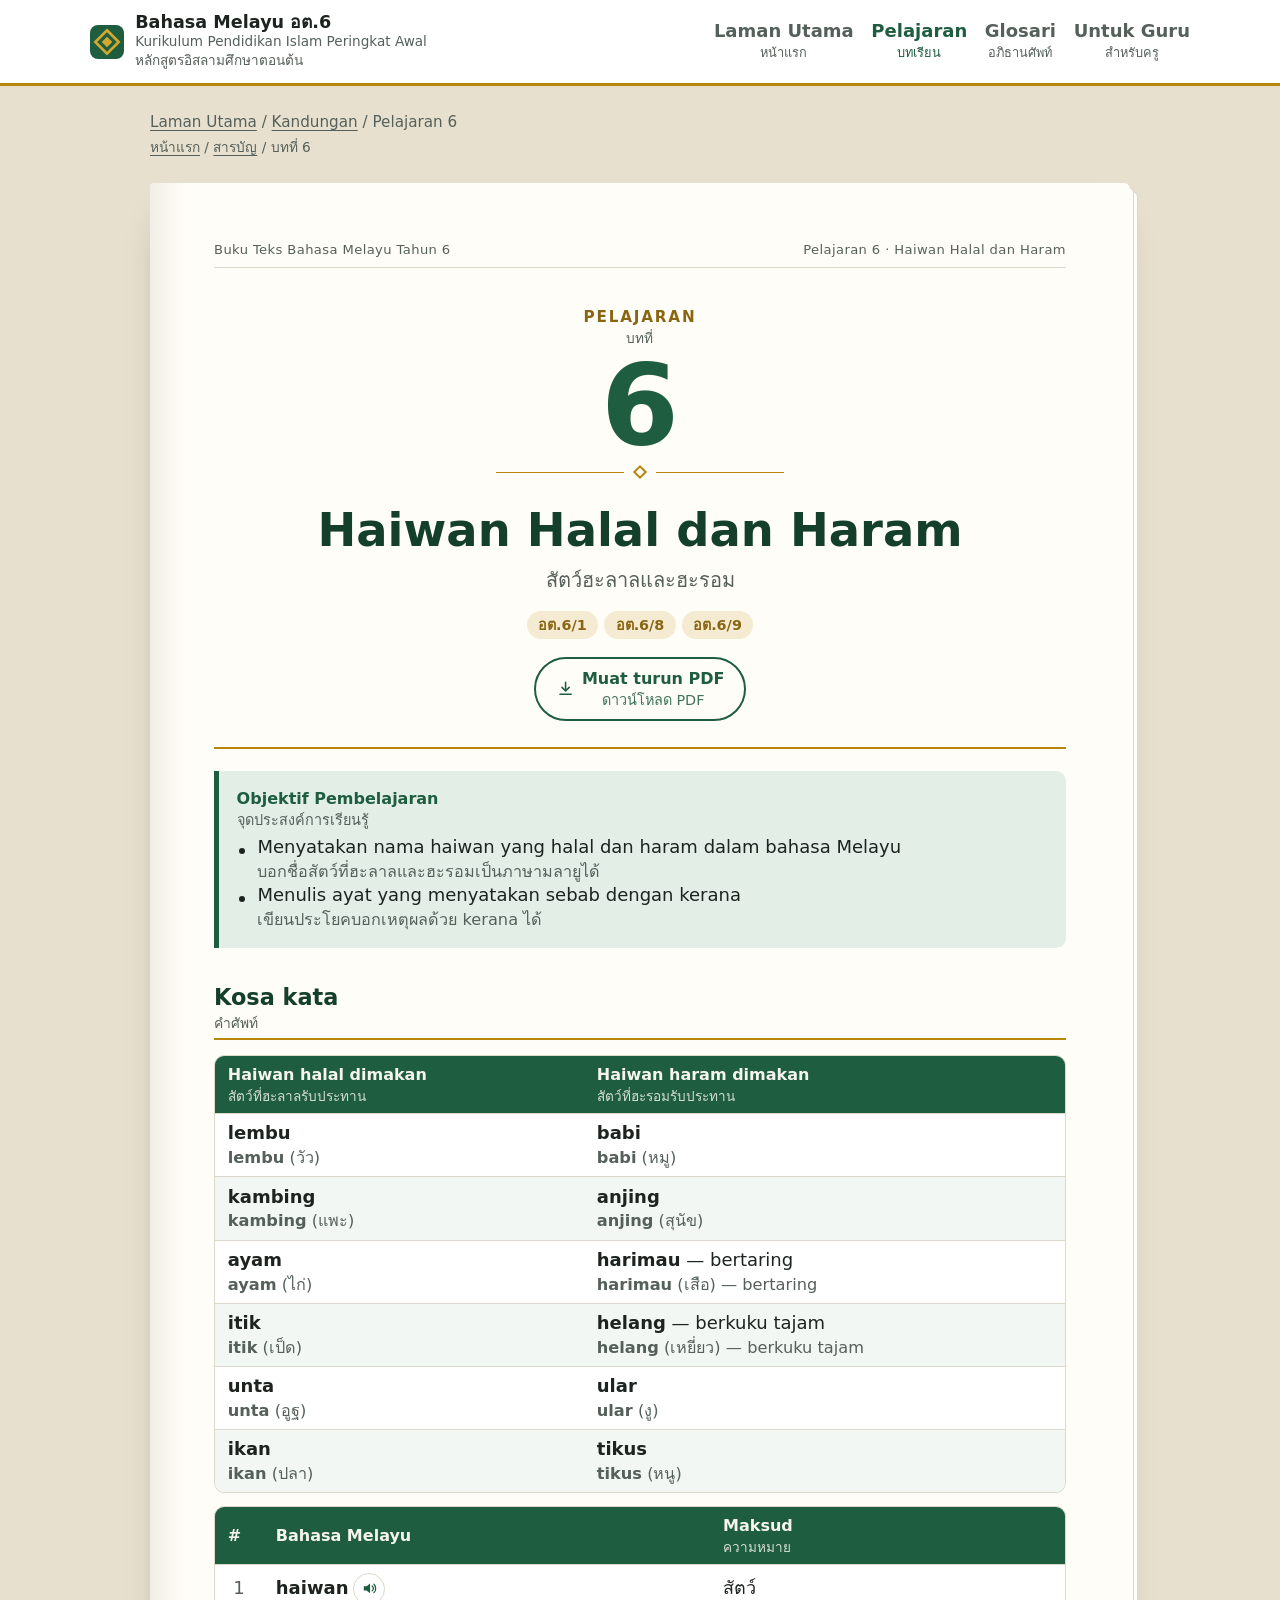
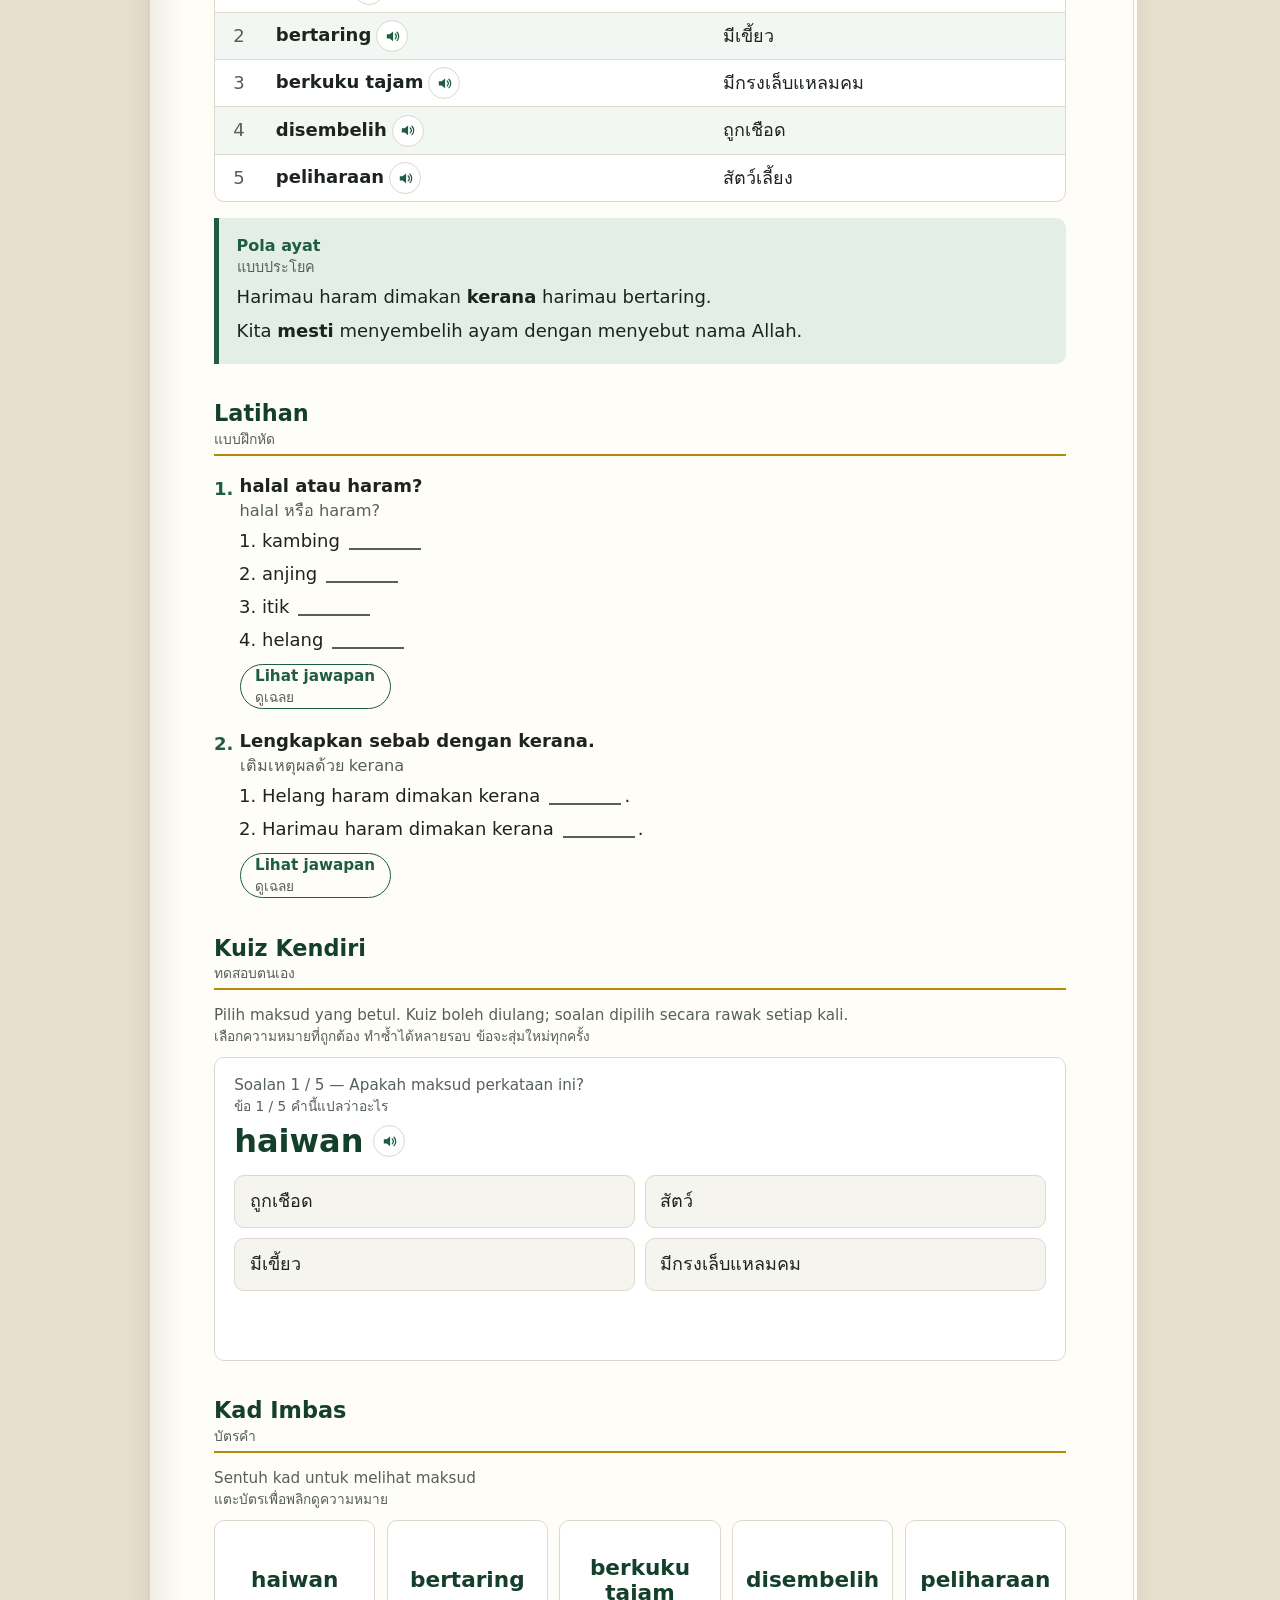
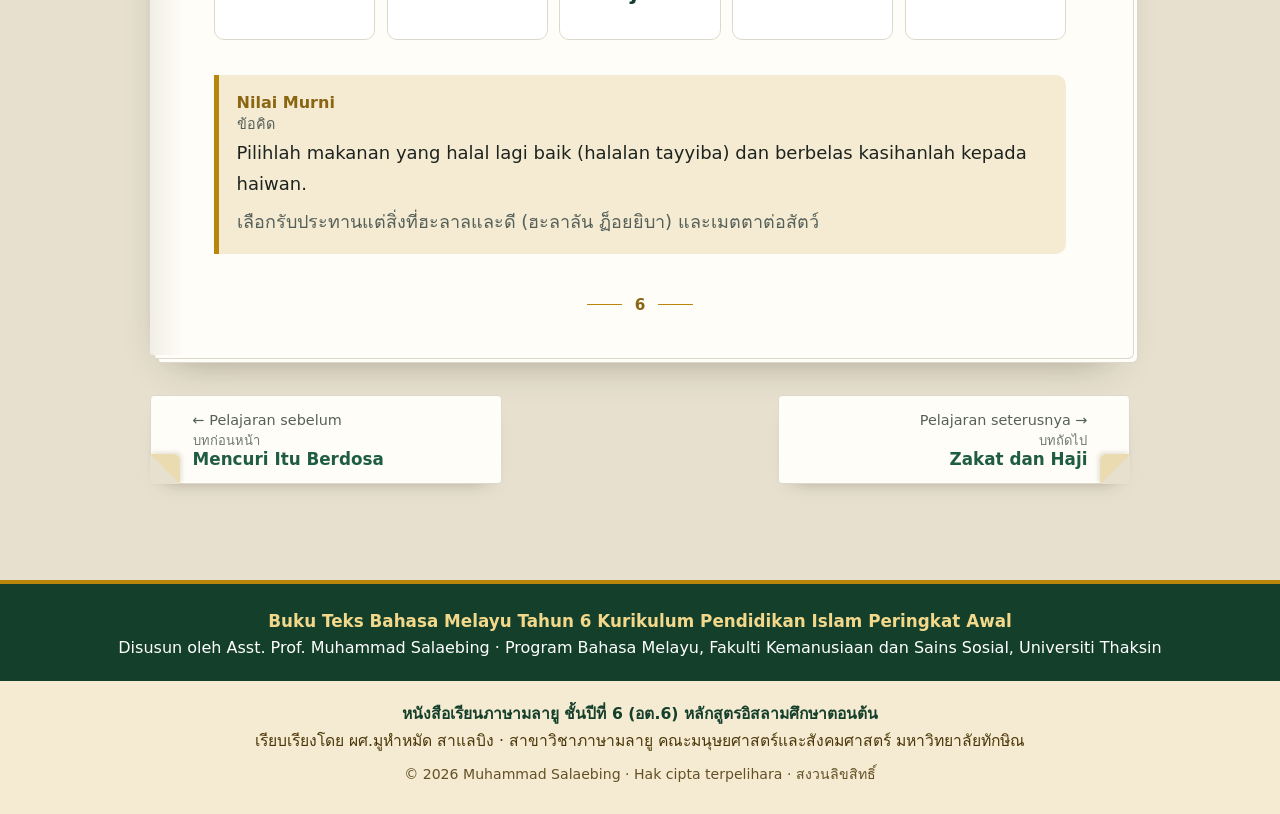
<file: pelajaran/06.html>
<!doctype html>
<html lang="th">
<head>
<meta charset="utf-8">
<meta name="viewport" content="width=device-width, initial-scale=1">
<meta http-equiv="Content-Security-Policy" content="default-src 'self'; script-src 'self' https://gc.zgo.at; style-src 'self' 'unsafe-inline' https://fonts.googleapis.com; font-src 'self' https://fonts.gstatic.com; img-src 'self' data: https://buku-bm-at6.goatcounter.com; connect-src 'self' https://buku-bm-at6.goatcounter.com; media-src 'self'; object-src 'none'; base-uri 'self'; form-action 'none'; upgrade-insecure-requests">
<meta name="referrer" content="strict-origin-when-cross-origin">
<title>Haiwan Halal dan Haram (สัตว์ฮะลาลและฮะรอม) — Pelajaran 6 | Buku Teks Bahasa Melayu Tahun 6 · หนังสือเรียนภาษามลายู อต.6</title>
<meta name="description" content="Pelajaran 6 Haiwan Halal dan Haram · บทที่ 6 สัตว์ฮะลาลและฮะรอม — Menyatakan nama haiwan yang halal dan haram dalam bahasa Melayu; Menulis ayat yang menyatakan sebab dengan kerana. บทเรียนภาษามลายู ชั้น อต.6 พร้อมเสียงอ่าน แบบฝึกหัด และ PDF">
<link rel="canonical" href="https://salaebing-bahasa.github.io/buku-bm-at6/pelajaran/06.html">
<meta name="author" content="Muhammad Salaebing (ผศ.มูหำหมัด สาแลบิง)">
<meta property="og:type" content="website">
<meta property="og:site_name" content="Buku Teks Bahasa Melayu Tahun 6 · หนังสือเรียนภาษามลายู อต.6">
<meta property="og:title" content="Haiwan Halal dan Haram (สัตว์ฮะลาลและฮะรอม) — Pelajaran 6 | Buku Teks Bahasa Melayu Tahun 6 · หนังสือเรียนภาษามลายู อต.6">
<meta property="og:description" content="Pelajaran 6 Haiwan Halal dan Haram · บทที่ 6 สัตว์ฮะลาลและฮะรอม — Menyatakan nama haiwan yang halal dan haram dalam bahasa Melayu; Menulis ayat yang menyatakan sebab dengan kerana. บทเรียนภาษามลายู ชั้น อต.6 พร้อมเสียงอ่าน แบบฝึกหัด และ PDF">
<meta property="og:url" content="https://salaebing-bahasa.github.io/buku-bm-at6/pelajaran/06.html">
<meta property="og:image" content="https://salaebing-bahasa.github.io/buku-bm-at6/assets/share.png">
<meta property="og:image:width" content="1200">
<meta property="og:image:height" content="630">
<meta property="og:locale" content="th_TH">
<meta property="og:locale:alternate" content="ms_MY">
<meta name="twitter:card" content="summary_large_image">
<script type="application/ld+json">{"@context":"https://schema.org","@type":"LearningResource","name":"Pelajaran 6: Haiwan Halal dan Haram (สัตว์ฮะลาลและฮะรอม)","description":"Menyatakan nama haiwan yang halal dan haram dalam bahasa Melayu; Menulis ayat yang menyatakan sebab dengan kerana","inLanguage":["ms","th"],"learningResourceType":"Lesson","educationalLevel":"Tahun 6 (อต.6)","teaches":"Haiwan Halal dan Haram","author":{"@type":"Person","name":"Muhammad Salaebing","alternateName":"ผศ.มูหำหมัด สาแลบิง","jobTitle":"Assistant Professor","affiliation":{"@type":"CollegeOrUniversity","name":"Thaksin University","alternateName":"มหาวิทยาลัยทักษิณ"}},"isAccessibleForFree":true,"isPartOf":{"@type":"Book","name":"Buku Teks Bahasa Melayu Tahun 6 · หนังสือเรียนภาษามลายู อต.6","url":"https://salaebing-bahasa.github.io/buku-bm-at6/"},"encoding":{"@type":"MediaObject","encodingFormat":"application/pdf","contentUrl":"https://salaebing-bahasa.github.io/buku-bm-at6/pdf/pelajaran-06.pdf"}}</script>
<link rel="preconnect" href="https://fonts.googleapis.com"><link rel="preconnect" href="https://fonts.gstatic.com" crossorigin><link href="https://fonts.googleapis.com/css2?family=Bai+Jamjuree:wght@500;600;700&family=Noto+Naskh+Arabic:wght@400;600&family=Sarabun:ital,wght@0,400;0,600;1,400&display=swap" rel="stylesheet">
<link rel="stylesheet" href="../assets/style.css">
<link rel="icon" href="../assets/favicon.svg" type="image/svg+xml">
</head>
<body>
<a class="skip" href="#isi"><span class="bi"><span lang="ms">Langkau ke kandungan</span><span class="tr">ข้ามไปยังเนื้อหา</span></span></a>
<header class="site-head">
  <a class="brand" href="../index.html"><span class="mark" aria-hidden="true"></span><span>Bahasa Melayu อต.6<small lang="ms">Kurikulum Pendidikan Islam Peringkat Awal</small><small>หลักสูตรอิสลามศึกษาตอนต้น</small></span></a>
  <nav aria-label="Menu utama · เมนูหลัก"><a href="../index.html"><span lang="ms">Laman Utama</span><small>หน้าแรก</small></a><a href="../index.html#pelajaran" aria-current="page"><span lang="ms">Pelajaran</span><small>บทเรียน</small></a><a href="../glosari.html"><span lang="ms">Glosari</span><small>อภิธานศัพท์</small></a><a href="../index.html#guru"><span lang="ms">Untuk Guru</span><small>สำหรับครู</small></a></nav>
</header>
<main id="isi">

<nav class="crumb" aria-label="Lokasi · ตำแหน่ง"><p lang="ms"><a href="../index.html">Laman Utama</a> / <a href="../index.html#pelajaran">Kandungan</a> / <span>Pelajaran 6</span></p><p class="tr"><a href="../index.html">หน้าแรก</a> / <a href="../index.html#pelajaran">สารบัญ</a> / <span>บทที่ 6</span></p></nav>
<article class="sheet">
<p class="running" aria-hidden="true"><span lang="ms">Buku Teks Bahasa Melayu Tahun 6</span><span>Pelajaran 6 · Haiwan Halal dan Haram</span></p>
<header class="opener">
  <p class="op-k"><span class="bi"><span lang="ms">Pelajaran</span><span class="tr">บทที่</span></span></p>
  <p class="op-n" aria-hidden="true">6</p>
  <p class="orn" aria-hidden="true"><span></span></p>
  <h1>Haiwan Halal dan Haram</h1>
  <p class="th-title">สัตว์ฮะลาลและฮะรอม</p>
  <ul class="chips" aria-label="Petunjuk · ตัวชี้วัด"><li title="Mendengar dan menuturkan ayat dan cerita pendek yang ditetapkan · ฟังและพูดประโยคและเรื่องสั้นที่กำหนด">อต.6/1</li><li title="Menyatakan maksud perkataan yang ditetapkan · บอกความหมายของคำศัพท์ที่กำหนด">อต.6/8</li><li title="Menghargai nilai dan kepentingan penggunaan bahasa Melayu yang ditetapkan · เห็นคุณค่าและความสำคัญในการใช้ภาษามลายูที่กำหนด">อต.6/9</li></ul>
  <a class="btn-ghost dl" href="../pdf/pelajaran-06.pdf" download="Bahasa-Melayu-AT6-Pelajaran-06.pdf"><svg viewBox="0 0 24 24" aria-hidden="true"><path d="M12 4v11m0 0-4.5-4.5M12 15l4.5-4.5M5 19h14" fill="none" stroke="currentColor" stroke-width="2" stroke-linecap="round" stroke-linejoin="round"/></svg><span class="bi"><span lang="ms">Muat turun PDF</span><span class="tr">ดาวน์โหลด PDF</span></span></a>
</header>
<aside class="box obj"><p class="box-t"><span class="bi"><span lang="ms">Objektif Pembelajaran</span><span class="tr">จุดประสงค์การเรียนรู้</span></span></p><ul><li><span class="bi"><span lang="ms">Menyatakan nama haiwan yang halal dan haram dalam bahasa Melayu</span><span class="tr">บอกชื่อสัตว์ที่ฮะลาลและฮะรอมเป็นภาษามลายูได้</span></span></li><li><span class="bi"><span lang="ms">Menulis ayat yang menyatakan sebab dengan kerana</span><span class="tr">เขียนประโยคบอกเหตุผลด้วย kerana ได้</span></span></li></ul></aside>
<section class="sec"><h3><span lang="ms">Kosa kata</span><span class="h-th">คำศัพท์</span></h3><div class="tbl"><table><thead><tr><th><span class="bi"><span lang="ms">Haiwan halal dimakan</span><span class="tr">สัตว์ที่ฮะลาลรับประทาน</span></span></th><th><span class="bi"><span lang="ms">Haiwan haram dimakan</span><span class="tr">สัตว์ที่ฮะรอมรับประทาน</span></span></th></tr></thead><tbody><tr><td><span class="bi"><span lang="ms"><strong>lembu</strong></span><span class="tr"><strong>lembu</strong> (วัว)</span></span></td><td><span class="bi"><span lang="ms"><strong>babi</strong></span><span class="tr"><strong>babi</strong> (หมู)</span></span></td></tr><tr><td><span class="bi"><span lang="ms"><strong>kambing</strong></span><span class="tr"><strong>kambing</strong> (แพะ)</span></span></td><td><span class="bi"><span lang="ms"><strong>anjing</strong></span><span class="tr"><strong>anjing</strong> (สุนัข)</span></span></td></tr><tr><td><span class="bi"><span lang="ms"><strong>ayam</strong></span><span class="tr"><strong>ayam</strong> (ไก่)</span></span></td><td><span class="bi"><span lang="ms"><strong>harimau</strong> — bertaring</span><span class="tr"><strong>harimau</strong> (เสือ) — bertaring</span></span></td></tr><tr><td><span class="bi"><span lang="ms"><strong>itik</strong></span><span class="tr"><strong>itik</strong> (เป็ด)</span></span></td><td><span class="bi"><span lang="ms"><strong>helang</strong> — berkuku tajam</span><span class="tr"><strong>helang</strong> (เหยี่ยว) — berkuku tajam</span></span></td></tr><tr><td><span class="bi"><span lang="ms"><strong>unta</strong></span><span class="tr"><strong>unta</strong> (อูฐ)</span></span></td><td><span class="bi"><span lang="ms"><strong>ular</strong></span><span class="tr"><strong>ular</strong> (งู)</span></span></td></tr><tr><td><span class="bi"><span lang="ms"><strong>ikan</strong></span><span class="tr"><strong>ikan</strong> (ปลา)</span></span></td><td><span class="bi"><span lang="ms"><strong>tikus</strong></span><span class="tr"><strong>tikus</strong> (หนู)</span></span></td></tr></tbody></table></div>
<div class="tbl"><table class="vocab"><thead><tr><th>#</th><th>Bahasa Melayu</th><th><span class="bi"><span lang="ms">Maksud</span><span class="tr">ความหมาย</span></span></th></tr></thead><tbody><tr><td class="n">1</td><td class="ms"><span>haiwan</span><button type="button" class="say" data-say="haiwan" aria-label="ฟังเสียง haiwan" title="ฟังเสียง"><svg viewBox="0 0 24 24" aria-hidden="true"><path d="M4 9h4l5-4v14l-5-4H4z" fill="currentColor"/><path d="M16 8.5a5 5 0 0 1 0 7M18.5 6a8.5 8.5 0 0 1 0 12" fill="none" stroke="currentColor" stroke-width="1.8" stroke-linecap="round"/></svg></button></td><td>สัตว์</td></tr><tr><td class="n">2</td><td class="ms"><span>bertaring</span><button type="button" class="say" data-say="bertaring" aria-label="ฟังเสียง bertaring" title="ฟังเสียง"><svg viewBox="0 0 24 24" aria-hidden="true"><path d="M4 9h4l5-4v14l-5-4H4z" fill="currentColor"/><path d="M16 8.5a5 5 0 0 1 0 7M18.5 6a8.5 8.5 0 0 1 0 12" fill="none" stroke="currentColor" stroke-width="1.8" stroke-linecap="round"/></svg></button></td><td>มีเขี้ยว</td></tr><tr><td class="n">3</td><td class="ms"><span>berkuku tajam</span><button type="button" class="say" data-say="berkuku tajam" aria-label="ฟังเสียง berkuku tajam" title="ฟังเสียง"><svg viewBox="0 0 24 24" aria-hidden="true"><path d="M4 9h4l5-4v14l-5-4H4z" fill="currentColor"/><path d="M16 8.5a5 5 0 0 1 0 7M18.5 6a8.5 8.5 0 0 1 0 12" fill="none" stroke="currentColor" stroke-width="1.8" stroke-linecap="round"/></svg></button></td><td>มีกรงเล็บแหลมคม</td></tr><tr><td class="n">4</td><td class="ms"><span>disembelih</span><button type="button" class="say" data-say="disembelih" aria-label="ฟังเสียง disembelih" title="ฟังเสียง"><svg viewBox="0 0 24 24" aria-hidden="true"><path d="M4 9h4l5-4v14l-5-4H4z" fill="currentColor"/><path d="M16 8.5a5 5 0 0 1 0 7M18.5 6a8.5 8.5 0 0 1 0 12" fill="none" stroke="currentColor" stroke-width="1.8" stroke-linecap="round"/></svg></button></td><td>ถูกเชือด</td></tr><tr><td class="n">5</td><td class="ms"><span>peliharaan</span><button type="button" class="say" data-say="peliharaan" aria-label="ฟังเสียง peliharaan" title="ฟังเสียง"><svg viewBox="0 0 24 24" aria-hidden="true"><path d="M4 9h4l5-4v14l-5-4H4z" fill="currentColor"/><path d="M16 8.5a5 5 0 0 1 0 7M18.5 6a8.5 8.5 0 0 1 0 12" fill="none" stroke="currentColor" stroke-width="1.8" stroke-linecap="round"/></svg></button></td><td>สัตว์เลี้ยง</td></tr></tbody></table></div>
<aside class="box pattern"><p class="box-t"><span class="bi"><span lang="ms">Pola ayat</span><span class="tr">แบบประโยค</span></span></p><p>Harimau haram dimakan <strong>kerana</strong> harimau bertaring.</p><p>Kita <strong>mesti</strong> menyembelih ayam dengan menyebut nama Allah.</p></aside></section>
<section class="sec" id="latihan"><h3><span lang="ms">Latihan</span><span class="h-th">แบบฝึกหัด</span></h3><ol class="latihan"><li><p class="q"><span class="bi"><span lang="ms">halal atau haram?</span><span class="tr">halal หรือ haram?</span></span></p><ol class="items"><li>kambing  <span class="blank" aria-label="ช่องว่าง"></span></li><li>anjing  <span class="blank" aria-label="ช่องว่าง"></span></li><li>itik  <span class="blank" aria-label="ช่องว่าง"></span></li><li>helang  <span class="blank" aria-label="ช่องว่าง"></span></li></ol><details class="ans"><summary><span class="bi"><span lang="ms">Lihat jawapan</span><span class="tr">ดูเฉลย</span></span></summary><p>halal, haram, halal, haram</p></details></li><li><p class="q"><span class="bi"><span lang="ms">Lengkapkan sebab dengan kerana.</span><span class="tr">เติมเหตุผลด้วย kerana</span></span></p><ol class="items"><li>Helang haram dimakan kerana <span class="blank" aria-label="ช่องว่าง"></span>.</li><li>Harimau haram dimakan kerana <span class="blank" aria-label="ช่องว่าง"></span>.</li></ol><details class="ans"><summary><span class="bi"><span lang="ms">Lihat jawapan</span><span class="tr">ดูเฉลย</span></span></summary><p>helang berkuku tajam; harimau bertaring</p></details></li></ol></section>

<section class="sec kuiz" id="kuiz">
  <h3><span lang="ms">Kuiz Kendiri</span><span class="h-th">ทดสอบตนเอง</span></h3>
  <p class="hint"><span class="bi"><span lang="ms">Pilih maksud yang betul. Kuiz boleh diulang; soalan dipilih secara rawak setiap kali.</span><span class="tr">เลือกความหมายที่ถูกต้อง ทำซ้ำได้หลายรอบ ข้อจะสุ่มใหม่ทุกครั้ง</span></span></p>
  <div class="quiz" data-vocab="[{&quot;ms&quot;:&quot;haiwan&quot;,&quot;th&quot;:&quot;สัตว์&quot;},{&quot;ms&quot;:&quot;bertaring&quot;,&quot;th&quot;:&quot;มีเขี้ยว&quot;},{&quot;ms&quot;:&quot;berkuku tajam&quot;,&quot;th&quot;:&quot;มีกรงเล็บแหลมคม&quot;},{&quot;ms&quot;:&quot;disembelih&quot;,&quot;th&quot;:&quot;ถูกเชือด&quot;},{&quot;ms&quot;:&quot;peliharaan&quot;,&quot;th&quot;:&quot;สัตว์เลี้ยง&quot;}]"></div>
</section>
<section class="sec" id="kad">
  <h3><span lang="ms">Kad Imbas</span><span class="h-th">บัตรคำ</span></h3>
  <p class="hint"><span class="bi"><span lang="ms">Sentuh kad untuk melihat maksud</span><span class="tr">แตะบัตรเพื่อพลิกดูความหมาย</span></span></p>
  <div class="cards" data-vocab="[{&quot;ms&quot;:&quot;haiwan&quot;,&quot;th&quot;:&quot;สัตว์&quot;},{&quot;ms&quot;:&quot;bertaring&quot;,&quot;th&quot;:&quot;มีเขี้ยว&quot;},{&quot;ms&quot;:&quot;berkuku tajam&quot;,&quot;th&quot;:&quot;มีกรงเล็บแหลมคม&quot;},{&quot;ms&quot;:&quot;disembelih&quot;,&quot;th&quot;:&quot;ถูกเชือด&quot;},{&quot;ms&quot;:&quot;peliharaan&quot;,&quot;th&quot;:&quot;สัตว์เลี้ยง&quot;}]"></div>
</section>
<aside class="box nilai"><p class="box-t"><span class="bi"><span lang="ms">Nilai Murni</span><span class="tr">ข้อคิด</span></span></p><p lang="ms">Pilihlah makanan yang halal lagi baik (halalan tayyiba) dan berbelas kasihanlah kepada haiwan.</p><p class="tr nilai-th">เลือกรับประทานแต่สิ่งที่ฮะลาลและดี (ฮะลาลัน ฏ็อยยิบา) และเมตตาต่อสัตว์</p></aside>
<p class="folio" aria-hidden="true"><span>6</span></p>
</article>
<nav class="pager" aria-label="Pelajaran sebelum dan seterusnya · บทก่อนหน้าและถัดไป">
  <a class="prev" href="05.html" rel="prev"><small><span class="bi"><span lang="ms">← Pelajaran sebelum</span><span class="tr">บทก่อนหน้า</span></span></small>Mencuri Itu Berdosa</a>
  <a class="next" href="07.html" rel="next"><small><span class="bi"><span lang="ms">Pelajaran seterusnya →</span><span class="tr">บทถัดไป</span></span></small>Zakat dan Haji</a>
</nav>
<p class="swipe-hint"><span class="bi"><span lang="ms">Leret ke kiri atau ke kanan untuk menukar pelajaran</span><span class="tr">ปัดซ้ายหรือขวาเพื่อเปลี่ยนบท</span></span></p>
</main>
<footer class="site-foot">
  <div class="foot-ms" lang="ms">
    <p>Buku Teks Bahasa Melayu Tahun 6 Kurikulum Pendidikan Islam Peringkat Awal</p>
    <p>Disusun oleh Asst. Prof. Muhammad Salaebing · Program Bahasa Melayu, Fakulti Kemanusiaan dan Sains Sosial, Universiti Thaksin</p>
  </div>
  <div class="foot-th">
    <p>หนังสือเรียนภาษามลายู ชั้นปีที่ 6 (อต.6) หลักสูตรอิสลามศึกษาตอนต้น</p>
    <p>เรียบเรียงโดย ผศ.มูหำหมัด สาแลบิง · สาขาวิชาภาษามลายู คณะมนุษยศาสตร์และสังคมศาสตร์ มหาวิทยาลัยทักษิณ</p>
    <p class="copy">© 2026 Muhammad Salaebing · <span lang="ms">Hak cipta terpelihara</span> · สงวนลิขสิทธิ์</p>
  </div>
</footer>
<script src="../assets/app.js"></script>
<script data-goatcounter="https://buku-bm-at6.goatcounter.com/count" async src="https://gc.zgo.at/count.js"></script>
</body>
</html>
</file>
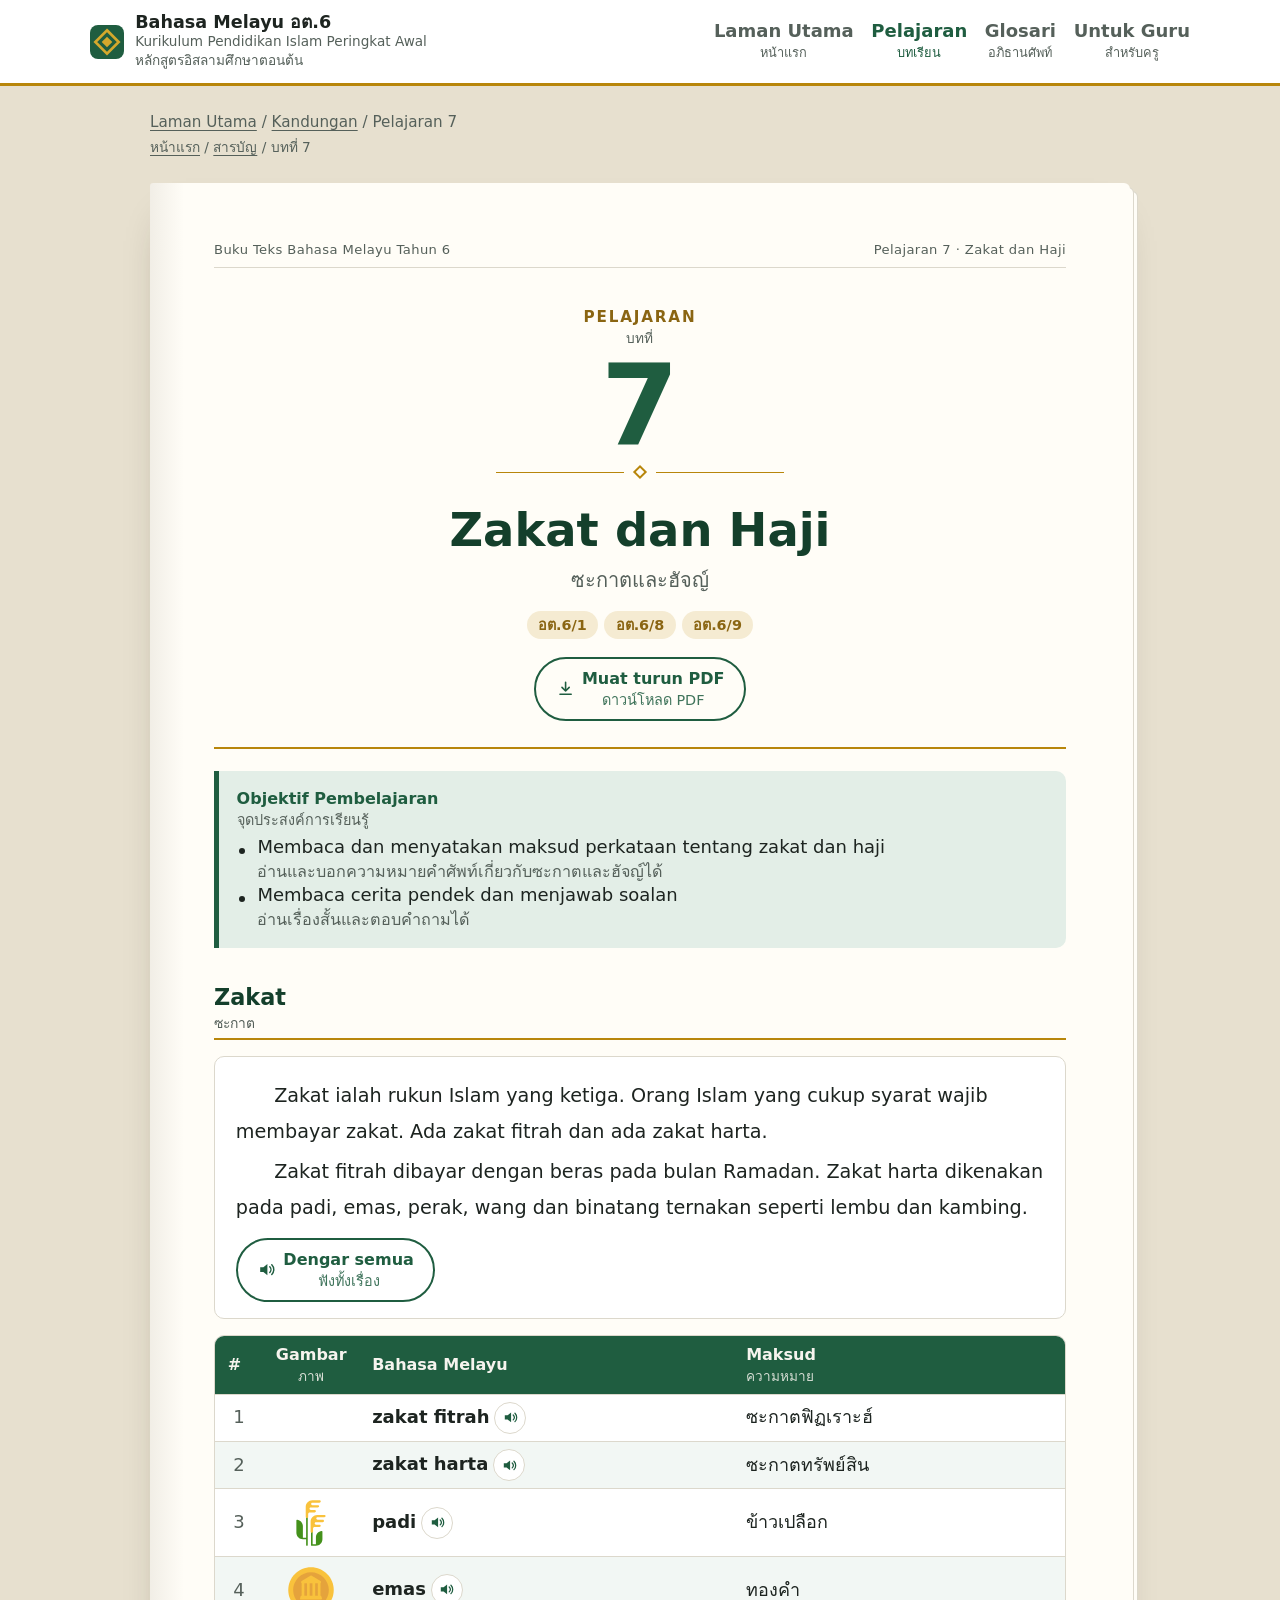
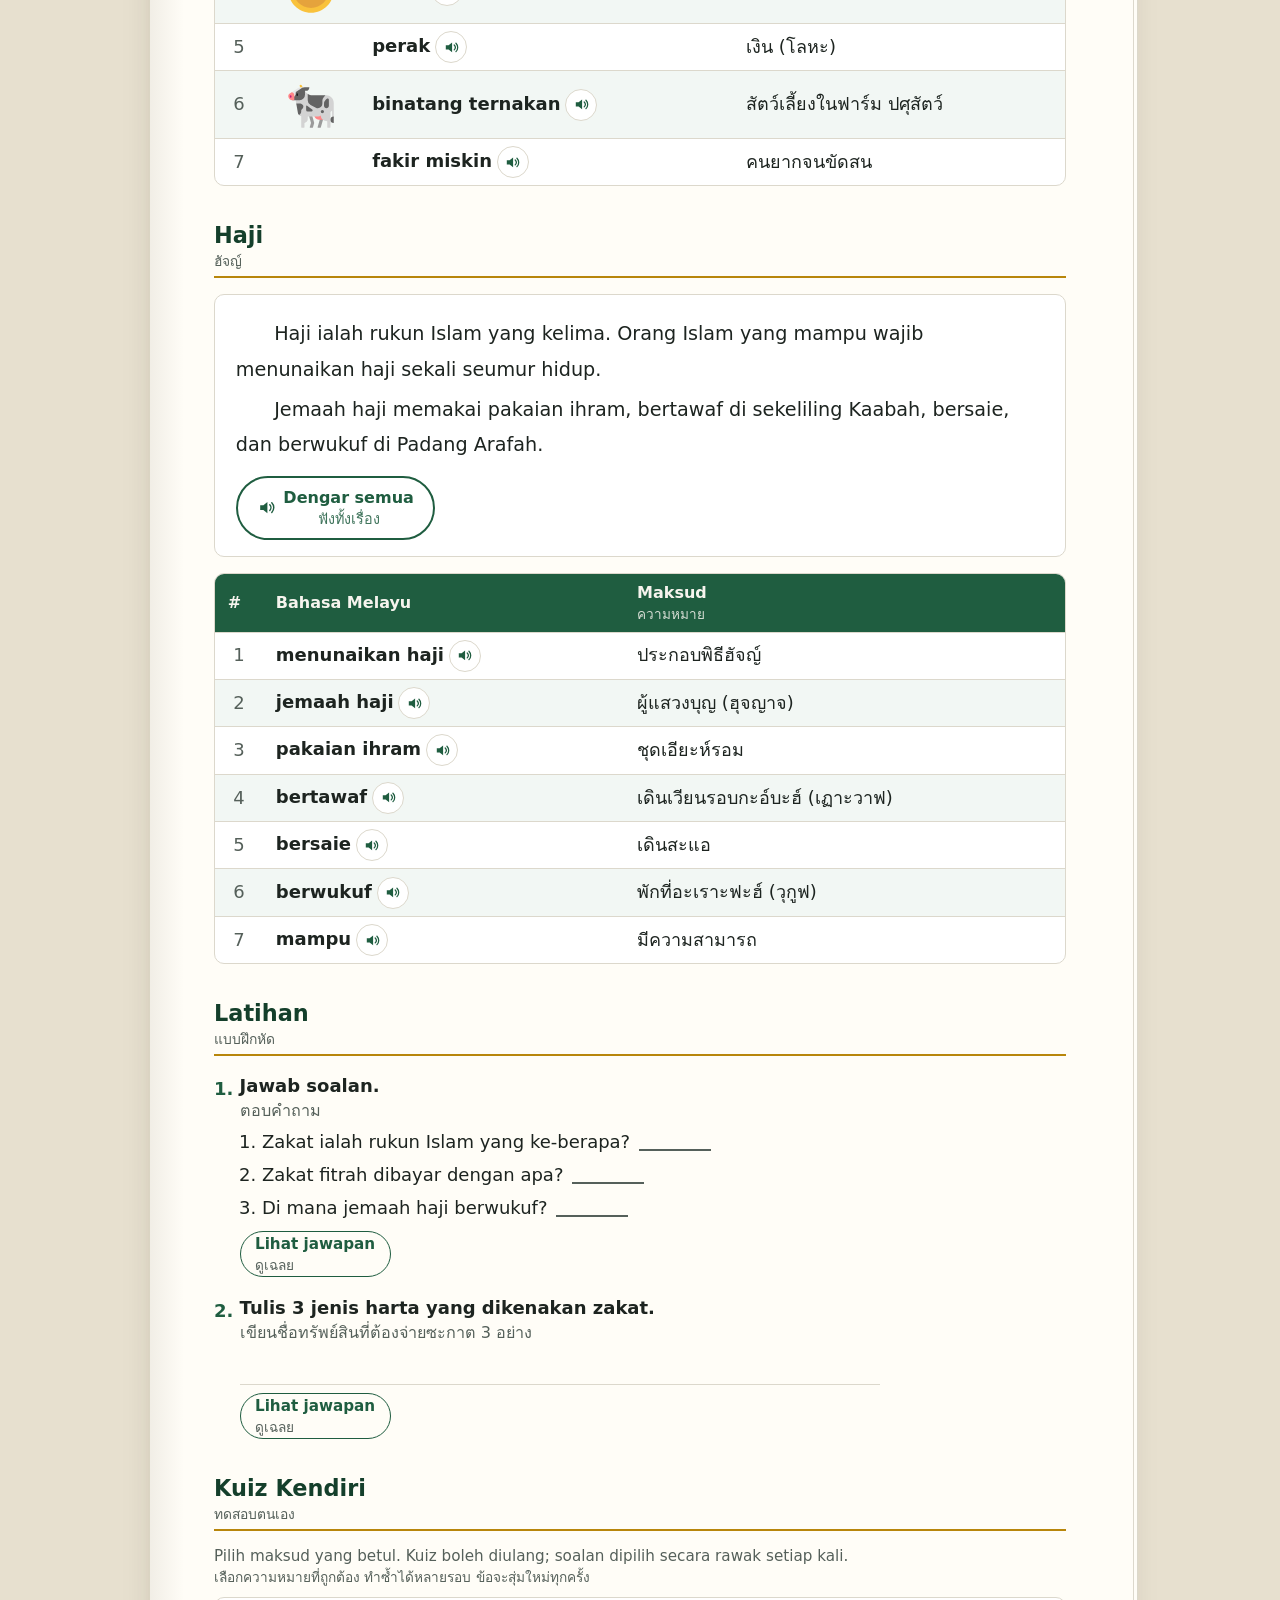
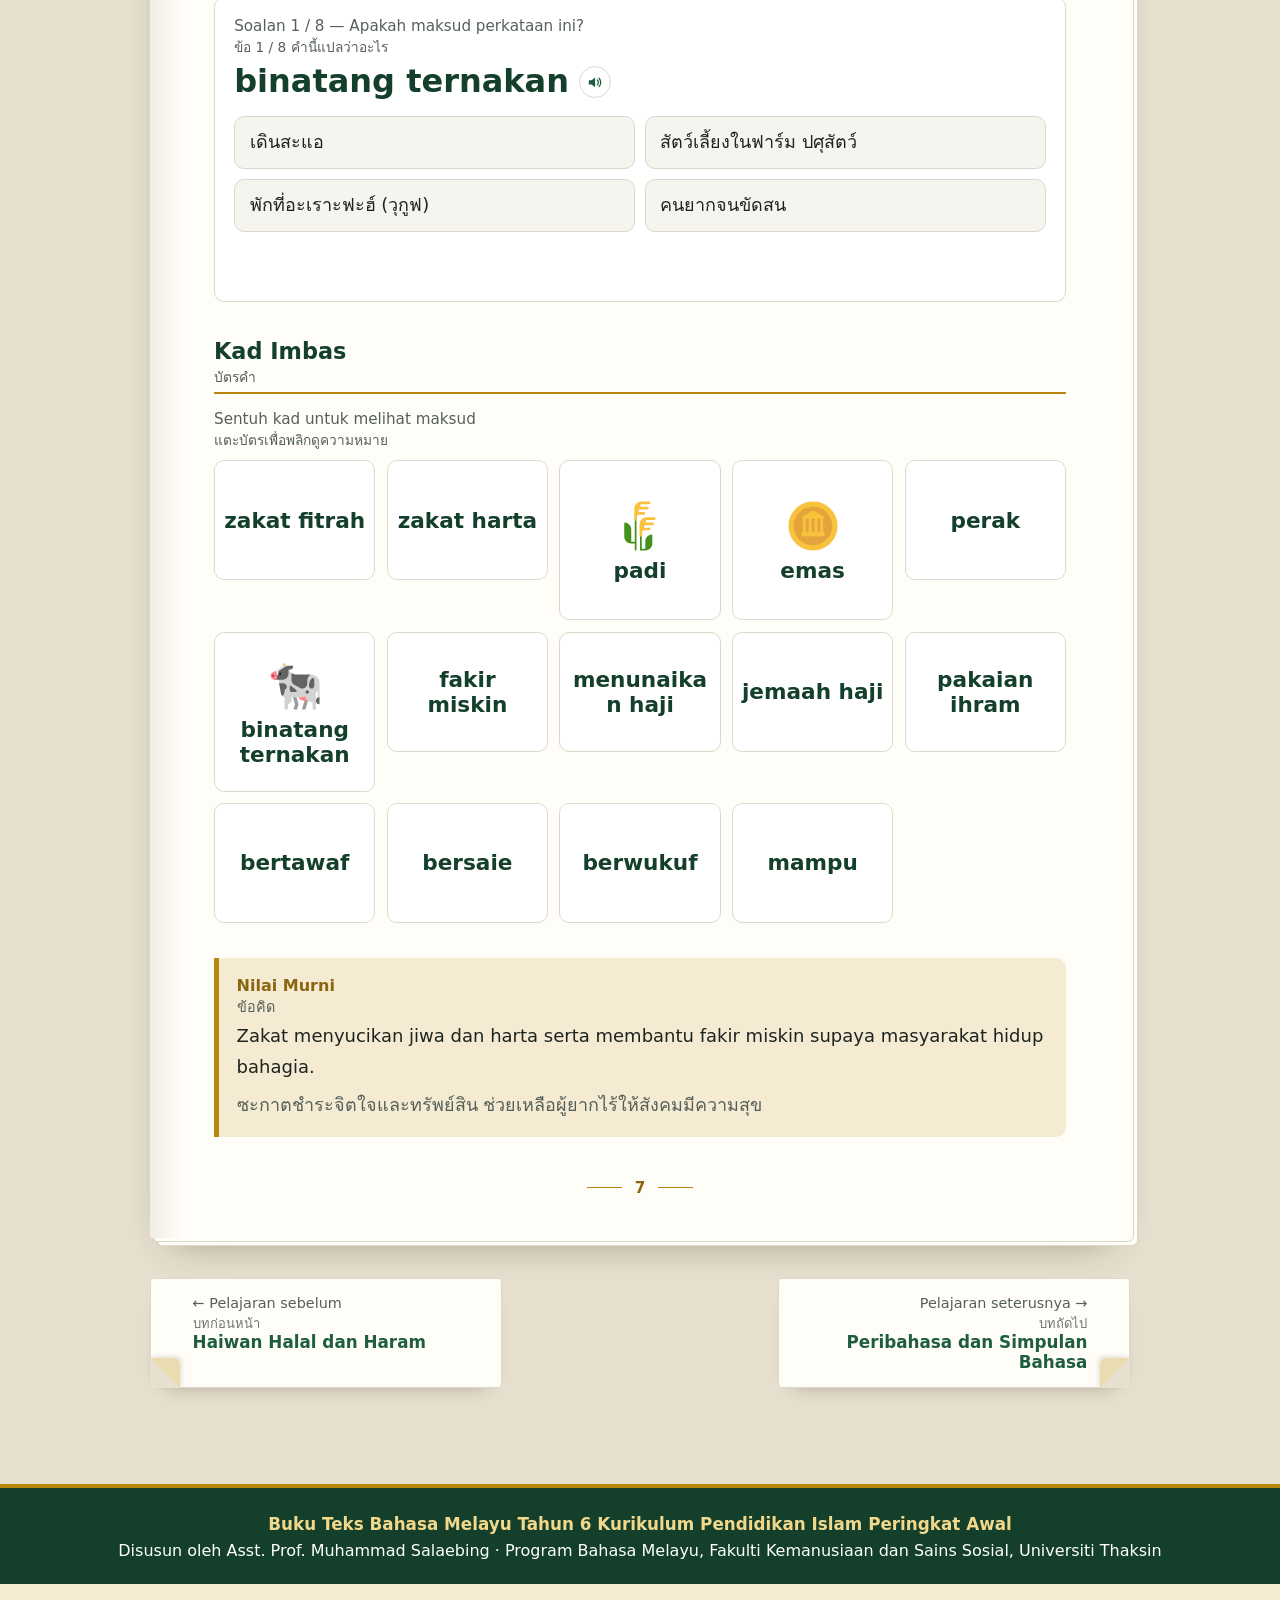
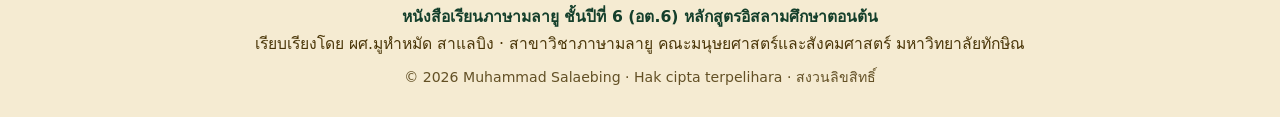
<file: pelajaran/07.html>
<!doctype html>
<html lang="th">
<head>
<meta charset="utf-8">
<meta name="viewport" content="width=device-width, initial-scale=1">
<meta http-equiv="Content-Security-Policy" content="default-src 'self'; script-src 'self' https://gc.zgo.at; style-src 'self' 'unsafe-inline' https://fonts.googleapis.com; font-src 'self' https://fonts.gstatic.com; img-src 'self' data: https://buku-bm-at6.goatcounter.com; connect-src 'self' https://buku-bm-at6.goatcounter.com; media-src 'self'; object-src 'none'; base-uri 'self'; form-action 'none'; upgrade-insecure-requests">
<meta name="referrer" content="strict-origin-when-cross-origin">
<title>Zakat dan Haji (ซะกาตและฮัจญ์) — Pelajaran 7 | Buku Teks Bahasa Melayu Tahun 6 · หนังสือเรียนภาษามลายู อต.6</title>
<meta name="description" content="Pelajaran 7 Zakat dan Haji · บทที่ 7 ซะกาตและฮัจญ์ — Membaca dan menyatakan maksud perkataan tentang zakat dan haji; Membaca cerita pendek dan menjawab soalan. บทเรียนภาษามลายู ชั้น อต.6 พร้อมเสียงอ่าน แบบฝึกหัด และ PDF">
<link rel="canonical" href="https://salaebing-bahasa.github.io/buku-bm-at6/pelajaran/07.html">
<meta name="author" content="Muhammad Salaebing (ผศ.มูหำหมัด สาแลบิง)">
<meta property="og:type" content="website">
<meta property="og:site_name" content="Buku Teks Bahasa Melayu Tahun 6 · หนังสือเรียนภาษามลายู อต.6">
<meta property="og:title" content="Zakat dan Haji (ซะกาตและฮัจญ์) — Pelajaran 7 | Buku Teks Bahasa Melayu Tahun 6 · หนังสือเรียนภาษามลายู อต.6">
<meta property="og:description" content="Pelajaran 7 Zakat dan Haji · บทที่ 7 ซะกาตและฮัจญ์ — Membaca dan menyatakan maksud perkataan tentang zakat dan haji; Membaca cerita pendek dan menjawab soalan. บทเรียนภาษามลายู ชั้น อต.6 พร้อมเสียงอ่าน แบบฝึกหัด และ PDF">
<meta property="og:url" content="https://salaebing-bahasa.github.io/buku-bm-at6/pelajaran/07.html">
<meta property="og:image" content="https://salaebing-bahasa.github.io/buku-bm-at6/assets/share.png">
<meta property="og:image:width" content="1200">
<meta property="og:image:height" content="630">
<meta property="og:locale" content="th_TH">
<meta property="og:locale:alternate" content="ms_MY">
<meta name="twitter:card" content="summary_large_image">
<script type="application/ld+json">{"@context":"https://schema.org","@type":"LearningResource","name":"Pelajaran 7: Zakat dan Haji (ซะกาตและฮัจญ์)","description":"Membaca dan menyatakan maksud perkataan tentang zakat dan haji; Membaca cerita pendek dan menjawab soalan","inLanguage":["ms","th"],"learningResourceType":"Lesson","educationalLevel":"Tahun 6 (อต.6)","teaches":"Zakat dan Haji","author":{"@type":"Person","name":"Muhammad Salaebing","alternateName":"ผศ.มูหำหมัด สาแลบิง","jobTitle":"Assistant Professor","affiliation":{"@type":"CollegeOrUniversity","name":"Thaksin University","alternateName":"มหาวิทยาลัยทักษิณ"}},"isAccessibleForFree":true,"isPartOf":{"@type":"Book","name":"Buku Teks Bahasa Melayu Tahun 6 · หนังสือเรียนภาษามลายู อต.6","url":"https://salaebing-bahasa.github.io/buku-bm-at6/"},"encoding":{"@type":"MediaObject","encodingFormat":"application/pdf","contentUrl":"https://salaebing-bahasa.github.io/buku-bm-at6/pdf/pelajaran-07.pdf"}}</script>
<link rel="preconnect" href="https://fonts.googleapis.com"><link rel="preconnect" href="https://fonts.gstatic.com" crossorigin><link href="https://fonts.googleapis.com/css2?family=Bai+Jamjuree:wght@500;600;700&family=Noto+Naskh+Arabic:wght@400;600&family=Sarabun:ital,wght@0,400;0,600;1,400&display=swap" rel="stylesheet">
<link rel="stylesheet" href="../assets/style.css">
<link rel="icon" href="../assets/favicon.svg" type="image/svg+xml">
</head>
<body>
<a class="skip" href="#isi"><span class="bi"><span lang="ms">Langkau ke kandungan</span><span class="tr">ข้ามไปยังเนื้อหา</span></span></a>
<header class="site-head">
  <a class="brand" href="../index.html"><span class="mark" aria-hidden="true"></span><span>Bahasa Melayu อต.6<small lang="ms">Kurikulum Pendidikan Islam Peringkat Awal</small><small>หลักสูตรอิสลามศึกษาตอนต้น</small></span></a>
  <nav aria-label="Menu utama · เมนูหลัก"><a href="../index.html"><span lang="ms">Laman Utama</span><small>หน้าแรก</small></a><a href="../index.html#pelajaran" aria-current="page"><span lang="ms">Pelajaran</span><small>บทเรียน</small></a><a href="../glosari.html"><span lang="ms">Glosari</span><small>อภิธานศัพท์</small></a><a href="../index.html#guru"><span lang="ms">Untuk Guru</span><small>สำหรับครู</small></a></nav>
</header>
<main id="isi">

<nav class="crumb" aria-label="Lokasi · ตำแหน่ง"><p lang="ms"><a href="../index.html">Laman Utama</a> / <a href="../index.html#pelajaran">Kandungan</a> / <span>Pelajaran 7</span></p><p class="tr"><a href="../index.html">หน้าแรก</a> / <a href="../index.html#pelajaran">สารบัญ</a> / <span>บทที่ 7</span></p></nav>
<article class="sheet">
<p class="running" aria-hidden="true"><span lang="ms">Buku Teks Bahasa Melayu Tahun 6</span><span>Pelajaran 7 · Zakat dan Haji</span></p>
<header class="opener">
  <p class="op-k"><span class="bi"><span lang="ms">Pelajaran</span><span class="tr">บทที่</span></span></p>
  <p class="op-n" aria-hidden="true">7</p>
  <p class="orn" aria-hidden="true"><span></span></p>
  <h1>Zakat dan Haji</h1>
  <p class="th-title">ซะกาตและฮัจญ์</p>
  <ul class="chips" aria-label="Petunjuk · ตัวชี้วัด"><li title="Mendengar dan menuturkan ayat dan cerita pendek yang ditetapkan · ฟังและพูดประโยคและเรื่องสั้นที่กำหนด">อต.6/1</li><li title="Menyatakan maksud perkataan yang ditetapkan · บอกความหมายของคำศัพท์ที่กำหนด">อต.6/8</li><li title="Menghargai nilai dan kepentingan penggunaan bahasa Melayu yang ditetapkan · เห็นคุณค่าและความสำคัญในการใช้ภาษามลายูที่กำหนด">อต.6/9</li></ul>
  <a class="btn-ghost dl" href="../pdf/pelajaran-07.pdf" download="Bahasa-Melayu-AT6-Pelajaran-07.pdf"><svg viewBox="0 0 24 24" aria-hidden="true"><path d="M12 4v11m0 0-4.5-4.5M12 15l4.5-4.5M5 19h14" fill="none" stroke="currentColor" stroke-width="2" stroke-linecap="round" stroke-linejoin="round"/></svg><span class="bi"><span lang="ms">Muat turun PDF</span><span class="tr">ดาวน์โหลด PDF</span></span></a>
</header>
<aside class="box obj"><p class="box-t"><span class="bi"><span lang="ms">Objektif Pembelajaran</span><span class="tr">จุดประสงค์การเรียนรู้</span></span></p><ul><li><span class="bi"><span lang="ms">Membaca dan menyatakan maksud perkataan tentang zakat dan haji</span><span class="tr">อ่านและบอกความหมายคำศัพท์เกี่ยวกับซะกาตและฮัจญ์ได้</span></span></li><li><span class="bi"><span lang="ms">Membaca cerita pendek dan menjawab soalan</span><span class="tr">อ่านเรื่องสั้นและตอบคำถามได้</span></span></li></ul></aside>
<section class="sec"><h3><span lang="ms">Zakat</span><span class="h-th">ซะกาต</span></h3><article class="reading"><p>Zakat ialah rukun Islam yang ketiga. Orang Islam yang cukup syarat wajib membayar zakat. Ada zakat fitrah dan ada zakat harta.</p><p>Zakat fitrah dibayar dengan beras pada bulan Ramadan. Zakat harta dikenakan pada padi, emas, perak, wang dan binatang ternakan seperti lembu dan kambing.</p><button type="button" class="btn-ghost say-long" data-say="Zakat ialah rukun Islam yang ketiga. Orang Islam yang cukup syarat wajib membayar zakat. Ada zakat fitrah dan ada zakat harta. Zakat fitrah dibayar dengan beras pada bulan Ramadan. Zakat harta dikenakan pada padi, emas, perak, wang dan binatang ternakan seperti lembu dan kambing."><svg viewBox="0 0 24 24" aria-hidden="true"><path d="M4 9h4l5-4v14l-5-4H4z" fill="currentColor"/><path d="M16 8.5a5 5 0 0 1 0 7M18.5 6a8.5 8.5 0 0 1 0 12" fill="none" stroke="currentColor" stroke-width="1.8" stroke-linecap="round"/></svg><span><span class="bi"><span lang="ms">Dengar semua</span><span class="tr">ฟังทั้งเรื่อง</span></span></span></button></article>
<div class="tbl"><table class="vocab"><thead><tr><th>#</th><th class="pic-c"><span class="bi"><span lang="ms">Gambar</span><span class="tr">ภาพ</span></span></th><th>Bahasa Melayu</th><th><span class="bi"><span lang="ms">Maksud</span><span class="tr">ความหมาย</span></span></th></tr></thead><tbody><tr><td class="n">1</td><td class="pic-c"></td><td class="ms"><span>zakat fitrah</span><button type="button" class="say" data-say="zakat fitrah" aria-label="ฟังเสียง zakat fitrah" title="ฟังเสียง"><svg viewBox="0 0 24 24" aria-hidden="true"><path d="M4 9h4l5-4v14l-5-4H4z" fill="currentColor"/><path d="M16 8.5a5 5 0 0 1 0 7M18.5 6a8.5 8.5 0 0 1 0 12" fill="none" stroke="currentColor" stroke-width="1.8" stroke-linecap="round"/></svg></button></td><td>ซะกาตฟิฏเราะฮ์</td></tr><tr><td class="n">2</td><td class="pic-c"></td><td class="ms"><span>zakat harta</span><button type="button" class="say" data-say="zakat harta" aria-label="ฟังเสียง zakat harta" title="ฟังเสียง"><svg viewBox="0 0 24 24" aria-hidden="true"><path d="M4 9h4l5-4v14l-5-4H4z" fill="currentColor"/><path d="M16 8.5a5 5 0 0 1 0 7M18.5 6a8.5 8.5 0 0 1 0 12" fill="none" stroke="currentColor" stroke-width="1.8" stroke-linecap="round"/></svg></button></td><td>ซะกาตทรัพย์สิน</td></tr><tr><td class="n">3</td><td class="pic-c"><img class="pic" src="../assets/gambar/padi.svg" alt="" width="52" height="52" loading="lazy" decoding="async"></td><td class="ms"><span>padi</span><button type="button" class="say" data-say="padi" aria-label="ฟังเสียง padi" title="ฟังเสียง"><svg viewBox="0 0 24 24" aria-hidden="true"><path d="M4 9h4l5-4v14l-5-4H4z" fill="currentColor"/><path d="M16 8.5a5 5 0 0 1 0 7M18.5 6a8.5 8.5 0 0 1 0 12" fill="none" stroke="currentColor" stroke-width="1.8" stroke-linecap="round"/></svg></button></td><td>ข้าวเปลือก</td></tr><tr><td class="n">4</td><td class="pic-c"><img class="pic" src="../assets/gambar/emas.svg" alt="" width="52" height="52" loading="lazy" decoding="async"></td><td class="ms"><span>emas</span><button type="button" class="say" data-say="emas" aria-label="ฟังเสียง emas" title="ฟังเสียง"><svg viewBox="0 0 24 24" aria-hidden="true"><path d="M4 9h4l5-4v14l-5-4H4z" fill="currentColor"/><path d="M16 8.5a5 5 0 0 1 0 7M18.5 6a8.5 8.5 0 0 1 0 12" fill="none" stroke="currentColor" stroke-width="1.8" stroke-linecap="round"/></svg></button></td><td>ทองคำ</td></tr><tr><td class="n">5</td><td class="pic-c"></td><td class="ms"><span>perak</span><button type="button" class="say" data-say="perak" aria-label="ฟังเสียง perak" title="ฟังเสียง"><svg viewBox="0 0 24 24" aria-hidden="true"><path d="M4 9h4l5-4v14l-5-4H4z" fill="currentColor"/><path d="M16 8.5a5 5 0 0 1 0 7M18.5 6a8.5 8.5 0 0 1 0 12" fill="none" stroke="currentColor" stroke-width="1.8" stroke-linecap="round"/></svg></button></td><td>เงิน (โลหะ)</td></tr><tr><td class="n">6</td><td class="pic-c"><img class="pic" src="../assets/gambar/binatang-ternakan.svg" alt="" width="52" height="52" loading="lazy" decoding="async"></td><td class="ms"><span>binatang ternakan</span><button type="button" class="say" data-say="binatang ternakan" aria-label="ฟังเสียง binatang ternakan" title="ฟังเสียง"><svg viewBox="0 0 24 24" aria-hidden="true"><path d="M4 9h4l5-4v14l-5-4H4z" fill="currentColor"/><path d="M16 8.5a5 5 0 0 1 0 7M18.5 6a8.5 8.5 0 0 1 0 12" fill="none" stroke="currentColor" stroke-width="1.8" stroke-linecap="round"/></svg></button></td><td>สัตว์เลี้ยงในฟาร์ม ปศุสัตว์</td></tr><tr><td class="n">7</td><td class="pic-c"></td><td class="ms"><span>fakir miskin</span><button type="button" class="say" data-say="fakir miskin" aria-label="ฟังเสียง fakir miskin" title="ฟังเสียง"><svg viewBox="0 0 24 24" aria-hidden="true"><path d="M4 9h4l5-4v14l-5-4H4z" fill="currentColor"/><path d="M16 8.5a5 5 0 0 1 0 7M18.5 6a8.5 8.5 0 0 1 0 12" fill="none" stroke="currentColor" stroke-width="1.8" stroke-linecap="round"/></svg></button></td><td>คนยากจนขัดสน</td></tr></tbody></table></div></section>
<section class="sec"><h3><span lang="ms">Haji</span><span class="h-th">ฮัจญ์</span></h3><article class="reading"><p>Haji ialah rukun Islam yang kelima. Orang Islam yang mampu wajib menunaikan haji sekali seumur hidup.</p><p>Jemaah haji memakai pakaian ihram, bertawaf di sekeliling Kaabah, bersaie, dan berwukuf di Padang Arafah.</p><button type="button" class="btn-ghost say-long" data-say="Haji ialah rukun Islam yang kelima. Orang Islam yang mampu wajib menunaikan haji sekali seumur hidup. Jemaah haji memakai pakaian ihram, bertawaf di sekeliling Kaabah, bersaie, dan berwukuf di Padang Arafah."><svg viewBox="0 0 24 24" aria-hidden="true"><path d="M4 9h4l5-4v14l-5-4H4z" fill="currentColor"/><path d="M16 8.5a5 5 0 0 1 0 7M18.5 6a8.5 8.5 0 0 1 0 12" fill="none" stroke="currentColor" stroke-width="1.8" stroke-linecap="round"/></svg><span><span class="bi"><span lang="ms">Dengar semua</span><span class="tr">ฟังทั้งเรื่อง</span></span></span></button></article>
<div class="tbl"><table class="vocab"><thead><tr><th>#</th><th>Bahasa Melayu</th><th><span class="bi"><span lang="ms">Maksud</span><span class="tr">ความหมาย</span></span></th></tr></thead><tbody><tr><td class="n">1</td><td class="ms"><span>menunaikan haji</span><button type="button" class="say" data-say="menunaikan haji" aria-label="ฟังเสียง menunaikan haji" title="ฟังเสียง"><svg viewBox="0 0 24 24" aria-hidden="true"><path d="M4 9h4l5-4v14l-5-4H4z" fill="currentColor"/><path d="M16 8.5a5 5 0 0 1 0 7M18.5 6a8.5 8.5 0 0 1 0 12" fill="none" stroke="currentColor" stroke-width="1.8" stroke-linecap="round"/></svg></button></td><td>ประกอบพิธีฮัจญ์</td></tr><tr><td class="n">2</td><td class="ms"><span>jemaah haji</span><button type="button" class="say" data-say="jemaah haji" aria-label="ฟังเสียง jemaah haji" title="ฟังเสียง"><svg viewBox="0 0 24 24" aria-hidden="true"><path d="M4 9h4l5-4v14l-5-4H4z" fill="currentColor"/><path d="M16 8.5a5 5 0 0 1 0 7M18.5 6a8.5 8.5 0 0 1 0 12" fill="none" stroke="currentColor" stroke-width="1.8" stroke-linecap="round"/></svg></button></td><td>ผู้แสวงบุญ (ฮุจญาจ)</td></tr><tr><td class="n">3</td><td class="ms"><span>pakaian ihram</span><button type="button" class="say" data-say="pakaian ihram" aria-label="ฟังเสียง pakaian ihram" title="ฟังเสียง"><svg viewBox="0 0 24 24" aria-hidden="true"><path d="M4 9h4l5-4v14l-5-4H4z" fill="currentColor"/><path d="M16 8.5a5 5 0 0 1 0 7M18.5 6a8.5 8.5 0 0 1 0 12" fill="none" stroke="currentColor" stroke-width="1.8" stroke-linecap="round"/></svg></button></td><td>ชุดเอียะห์รอม</td></tr><tr><td class="n">4</td><td class="ms"><span>bertawaf</span><button type="button" class="say" data-say="bertawaf" aria-label="ฟังเสียง bertawaf" title="ฟังเสียง"><svg viewBox="0 0 24 24" aria-hidden="true"><path d="M4 9h4l5-4v14l-5-4H4z" fill="currentColor"/><path d="M16 8.5a5 5 0 0 1 0 7M18.5 6a8.5 8.5 0 0 1 0 12" fill="none" stroke="currentColor" stroke-width="1.8" stroke-linecap="round"/></svg></button></td><td>เดินเวียนรอบกะอ์บะฮ์ (เฏาะวาฟ)</td></tr><tr><td class="n">5</td><td class="ms"><span>bersaie</span><button type="button" class="say" data-say="bersaie" aria-label="ฟังเสียง bersaie" title="ฟังเสียง"><svg viewBox="0 0 24 24" aria-hidden="true"><path d="M4 9h4l5-4v14l-5-4H4z" fill="currentColor"/><path d="M16 8.5a5 5 0 0 1 0 7M18.5 6a8.5 8.5 0 0 1 0 12" fill="none" stroke="currentColor" stroke-width="1.8" stroke-linecap="round"/></svg></button></td><td>เดินสะแอ</td></tr><tr><td class="n">6</td><td class="ms"><span>berwukuf</span><button type="button" class="say" data-say="berwukuf" aria-label="ฟังเสียง berwukuf" title="ฟังเสียง"><svg viewBox="0 0 24 24" aria-hidden="true"><path d="M4 9h4l5-4v14l-5-4H4z" fill="currentColor"/><path d="M16 8.5a5 5 0 0 1 0 7M18.5 6a8.5 8.5 0 0 1 0 12" fill="none" stroke="currentColor" stroke-width="1.8" stroke-linecap="round"/></svg></button></td><td>พักที่อะเราะฟะฮ์ (วุกูฟ)</td></tr><tr><td class="n">7</td><td class="ms"><span>mampu</span><button type="button" class="say" data-say="mampu" aria-label="ฟังเสียง mampu" title="ฟังเสียง"><svg viewBox="0 0 24 24" aria-hidden="true"><path d="M4 9h4l5-4v14l-5-4H4z" fill="currentColor"/><path d="M16 8.5a5 5 0 0 1 0 7M18.5 6a8.5 8.5 0 0 1 0 12" fill="none" stroke="currentColor" stroke-width="1.8" stroke-linecap="round"/></svg></button></td><td>มีความสามารถ</td></tr></tbody></table></div></section>
<section class="sec" id="latihan"><h3><span lang="ms">Latihan</span><span class="h-th">แบบฝึกหัด</span></h3><ol class="latihan"><li><p class="q"><span class="bi"><span lang="ms">Jawab soalan.</span><span class="tr">ตอบคำถาม</span></span></p><ol class="items"><li>Zakat ialah rukun Islam yang ke-berapa?  <span class="blank" aria-label="ช่องว่าง"></span></li><li>Zakat fitrah dibayar dengan apa?  <span class="blank" aria-label="ช่องว่าง"></span></li><li>Di mana jemaah haji berwukuf?  <span class="blank" aria-label="ช่องว่าง"></span></li></ol><details class="ans"><summary><span class="bi"><span lang="ms">Lihat jawapan</span><span class="tr">ดูเฉลย</span></span></summary><p>ketiga; beras; di Padang Arafah</p></details></li><li><p class="q"><span class="bi"><span lang="ms">Tulis 3 jenis harta yang dikenakan zakat.</span><span class="tr">เขียนชื่อทรัพย์สินที่ต้องจ่ายซะกาต 3 อย่าง</span></span></p><div class="write" style="--n:1" aria-hidden="true"></div><details class="ans"><summary><span class="bi"><span lang="ms">Lihat jawapan</span><span class="tr">ดูเฉลย</span></span></summary><p>padi, emas, perak / wang / binatang ternakan</p></details></li></ol></section>

<section class="sec kuiz" id="kuiz">
  <h3><span lang="ms">Kuiz Kendiri</span><span class="h-th">ทดสอบตนเอง</span></h3>
  <p class="hint"><span class="bi"><span lang="ms">Pilih maksud yang betul. Kuiz boleh diulang; soalan dipilih secara rawak setiap kali.</span><span class="tr">เลือกความหมายที่ถูกต้อง ทำซ้ำได้หลายรอบ ข้อจะสุ่มใหม่ทุกครั้ง</span></span></p>
  <div class="quiz" data-vocab="[{&quot;ms&quot;:&quot;zakat fitrah&quot;,&quot;th&quot;:&quot;ซะกาตฟิฏเราะฮ์&quot;},{&quot;ms&quot;:&quot;zakat harta&quot;,&quot;th&quot;:&quot;ซะกาตทรัพย์สิน&quot;},{&quot;ms&quot;:&quot;padi&quot;,&quot;th&quot;:&quot;ข้าวเปลือก&quot;,&quot;img&quot;:&quot;padi&quot;},{&quot;ms&quot;:&quot;emas&quot;,&quot;th&quot;:&quot;ทองคำ&quot;,&quot;img&quot;:&quot;emas&quot;},{&quot;ms&quot;:&quot;perak&quot;,&quot;th&quot;:&quot;เงิน (โลหะ)&quot;},{&quot;ms&quot;:&quot;binatang ternakan&quot;,&quot;th&quot;:&quot;สัตว์เลี้ยงในฟาร์ม ปศุสัตว์&quot;,&quot;img&quot;:&quot;binatang-ternakan&quot;},{&quot;ms&quot;:&quot;fakir miskin&quot;,&quot;th&quot;:&quot;คนยากจนขัดสน&quot;},{&quot;ms&quot;:&quot;menunaikan haji&quot;,&quot;th&quot;:&quot;ประกอบพิธีฮัจญ์&quot;},{&quot;ms&quot;:&quot;jemaah haji&quot;,&quot;th&quot;:&quot;ผู้แสวงบุญ (ฮุจญาจ)&quot;},{&quot;ms&quot;:&quot;pakaian ihram&quot;,&quot;th&quot;:&quot;ชุดเอียะห์รอม&quot;},{&quot;ms&quot;:&quot;bertawaf&quot;,&quot;th&quot;:&quot;เดินเวียนรอบกะอ์บะฮ์ (เฏาะวาฟ)&quot;},{&quot;ms&quot;:&quot;bersaie&quot;,&quot;th&quot;:&quot;เดินสะแอ&quot;},{&quot;ms&quot;:&quot;berwukuf&quot;,&quot;th&quot;:&quot;พักที่อะเราะฟะฮ์ (วุกูฟ)&quot;},{&quot;ms&quot;:&quot;mampu&quot;,&quot;th&quot;:&quot;มีความสามารถ&quot;}]"></div>
</section>
<section class="sec" id="kad">
  <h3><span lang="ms">Kad Imbas</span><span class="h-th">บัตรคำ</span></h3>
  <p class="hint"><span class="bi"><span lang="ms">Sentuh kad untuk melihat maksud</span><span class="tr">แตะบัตรเพื่อพลิกดูความหมาย</span></span></p>
  <div class="cards" data-vocab="[{&quot;ms&quot;:&quot;zakat fitrah&quot;,&quot;th&quot;:&quot;ซะกาตฟิฏเราะฮ์&quot;},{&quot;ms&quot;:&quot;zakat harta&quot;,&quot;th&quot;:&quot;ซะกาตทรัพย์สิน&quot;},{&quot;ms&quot;:&quot;padi&quot;,&quot;th&quot;:&quot;ข้าวเปลือก&quot;,&quot;img&quot;:&quot;padi&quot;},{&quot;ms&quot;:&quot;emas&quot;,&quot;th&quot;:&quot;ทองคำ&quot;,&quot;img&quot;:&quot;emas&quot;},{&quot;ms&quot;:&quot;perak&quot;,&quot;th&quot;:&quot;เงิน (โลหะ)&quot;},{&quot;ms&quot;:&quot;binatang ternakan&quot;,&quot;th&quot;:&quot;สัตว์เลี้ยงในฟาร์ม ปศุสัตว์&quot;,&quot;img&quot;:&quot;binatang-ternakan&quot;},{&quot;ms&quot;:&quot;fakir miskin&quot;,&quot;th&quot;:&quot;คนยากจนขัดสน&quot;},{&quot;ms&quot;:&quot;menunaikan haji&quot;,&quot;th&quot;:&quot;ประกอบพิธีฮัจญ์&quot;},{&quot;ms&quot;:&quot;jemaah haji&quot;,&quot;th&quot;:&quot;ผู้แสวงบุญ (ฮุจญาจ)&quot;},{&quot;ms&quot;:&quot;pakaian ihram&quot;,&quot;th&quot;:&quot;ชุดเอียะห์รอม&quot;},{&quot;ms&quot;:&quot;bertawaf&quot;,&quot;th&quot;:&quot;เดินเวียนรอบกะอ์บะฮ์ (เฏาะวาฟ)&quot;},{&quot;ms&quot;:&quot;bersaie&quot;,&quot;th&quot;:&quot;เดินสะแอ&quot;},{&quot;ms&quot;:&quot;berwukuf&quot;,&quot;th&quot;:&quot;พักที่อะเราะฟะฮ์ (วุกูฟ)&quot;},{&quot;ms&quot;:&quot;mampu&quot;,&quot;th&quot;:&quot;มีความสามารถ&quot;}]"></div>
</section>
<aside class="box nilai"><p class="box-t"><span class="bi"><span lang="ms">Nilai Murni</span><span class="tr">ข้อคิด</span></span></p><p lang="ms">Zakat menyucikan jiwa dan harta serta membantu fakir miskin supaya masyarakat hidup bahagia.</p><p class="tr nilai-th">ซะกาตชำระจิตใจและทรัพย์สิน ช่วยเหลือผู้ยากไร้ให้สังคมมีความสุข</p></aside>
<p class="folio" aria-hidden="true"><span>7</span></p>
</article>
<nav class="pager" aria-label="Pelajaran sebelum dan seterusnya · บทก่อนหน้าและถัดไป">
  <a class="prev" href="06.html" rel="prev"><small><span class="bi"><span lang="ms">← Pelajaran sebelum</span><span class="tr">บทก่อนหน้า</span></span></small>Haiwan Halal dan Haram</a>
  <a class="next" href="08.html" rel="next"><small><span class="bi"><span lang="ms">Pelajaran seterusnya →</span><span class="tr">บทถัดไป</span></span></small>Peribahasa dan Simpulan Bahasa</a>
</nav>
<p class="swipe-hint"><span class="bi"><span lang="ms">Leret ke kiri atau ke kanan untuk menukar pelajaran</span><span class="tr">ปัดซ้ายหรือขวาเพื่อเปลี่ยนบท</span></span></p>
</main>
<footer class="site-foot">
  <div class="foot-ms" lang="ms">
    <p>Buku Teks Bahasa Melayu Tahun 6 Kurikulum Pendidikan Islam Peringkat Awal</p>
    <p>Disusun oleh Asst. Prof. Muhammad Salaebing · Program Bahasa Melayu, Fakulti Kemanusiaan dan Sains Sosial, Universiti Thaksin</p>
  </div>
  <div class="foot-th">
    <p>หนังสือเรียนภาษามลายู ชั้นปีที่ 6 (อต.6) หลักสูตรอิสลามศึกษาตอนต้น</p>
    <p>เรียบเรียงโดย ผศ.มูหำหมัด สาแลบิง · สาขาวิชาภาษามลายู คณะมนุษยศาสตร์และสังคมศาสตร์ มหาวิทยาลัยทักษิณ</p>
    <p class="copy">© 2026 Muhammad Salaebing · <span lang="ms">Hak cipta terpelihara</span> · สงวนลิขสิทธิ์</p>
  </div>
</footer>
<script src="../assets/app.js"></script>
<script data-goatcounter="https://buku-bm-at6.goatcounter.com/count" async src="https://gc.zgo.at/count.js"></script>
</body>
</html>
</file>
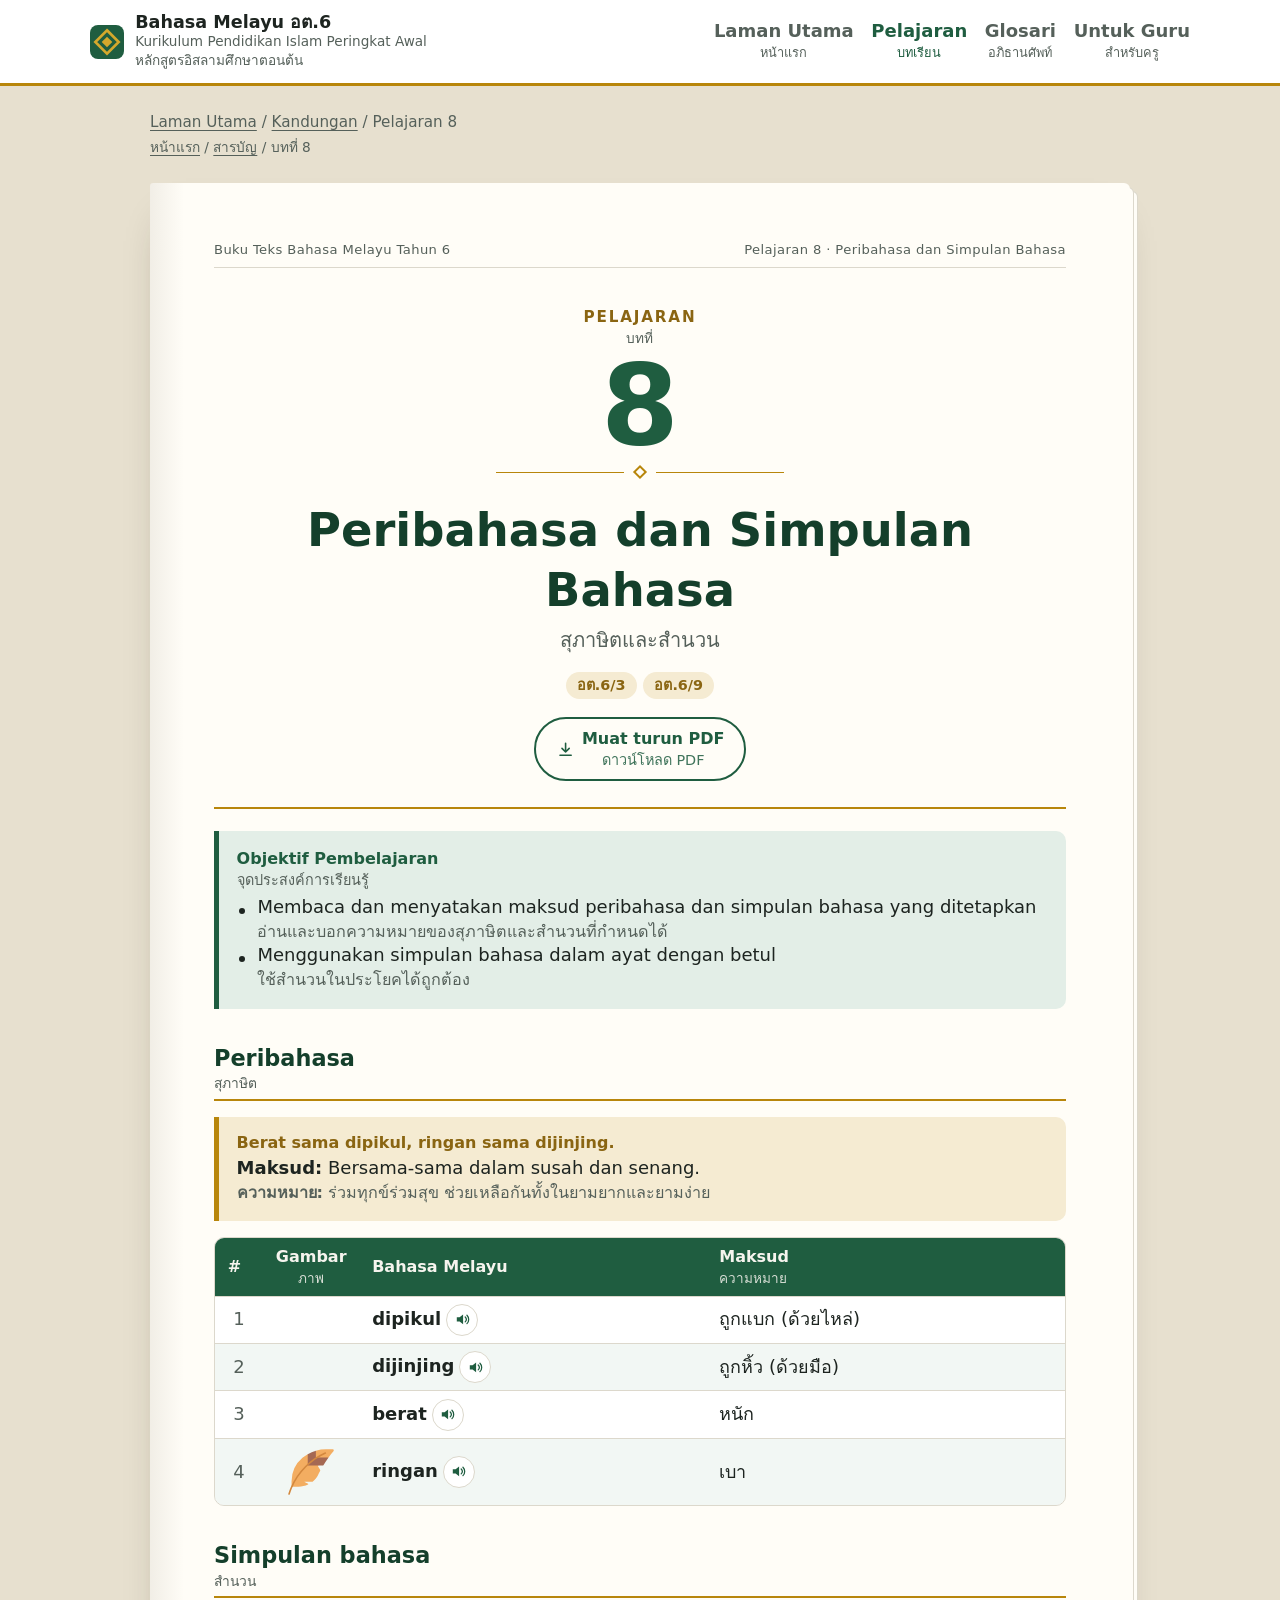
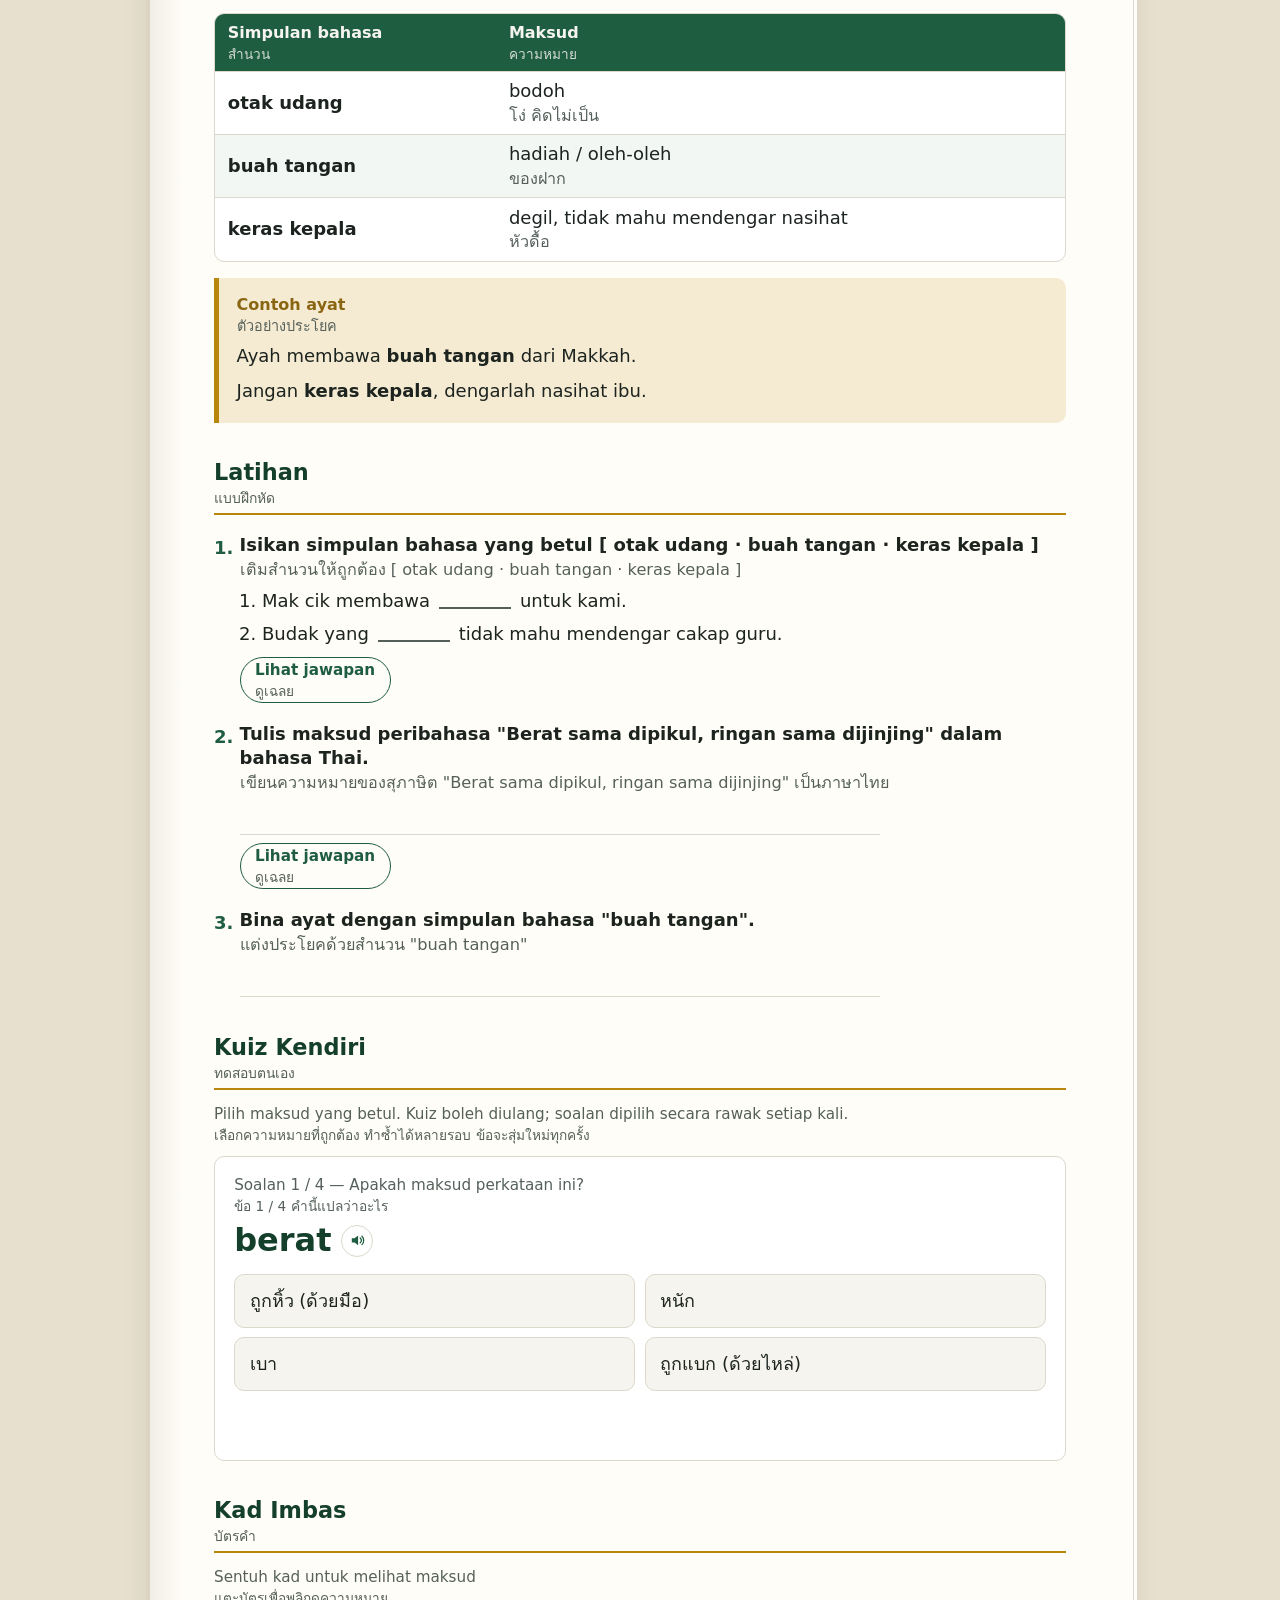
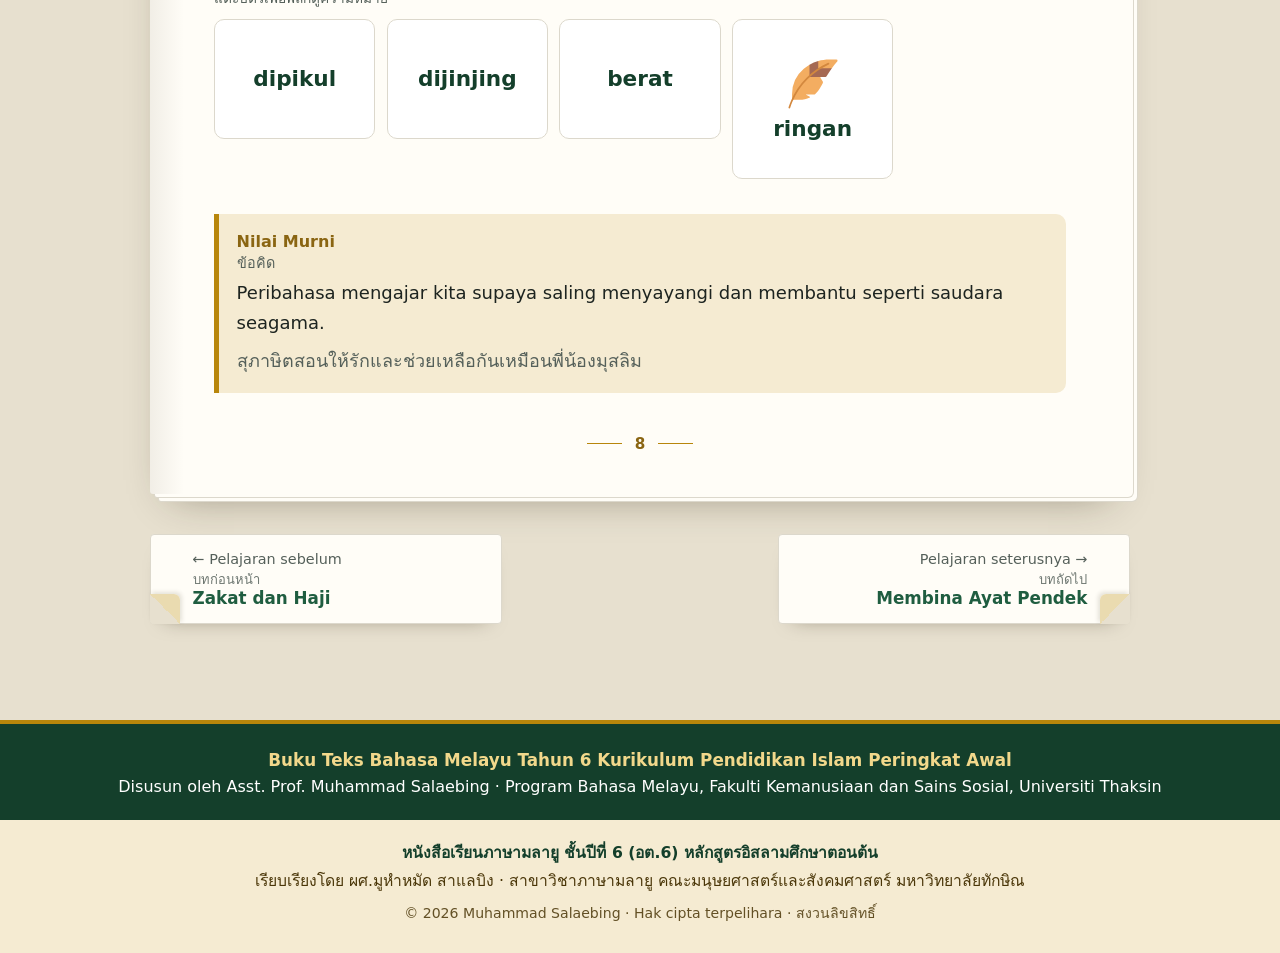
<file: pelajaran/08.html>
<!doctype html>
<html lang="th">
<head>
<meta charset="utf-8">
<meta name="viewport" content="width=device-width, initial-scale=1">
<meta http-equiv="Content-Security-Policy" content="default-src 'self'; script-src 'self' https://gc.zgo.at; style-src 'self' 'unsafe-inline' https://fonts.googleapis.com; font-src 'self' https://fonts.gstatic.com; img-src 'self' data: https://buku-bm-at6.goatcounter.com; connect-src 'self' https://buku-bm-at6.goatcounter.com; media-src 'self'; object-src 'none'; base-uri 'self'; form-action 'none'; upgrade-insecure-requests">
<meta name="referrer" content="strict-origin-when-cross-origin">
<title>Peribahasa dan Simpulan Bahasa (สุภาษิตและสำนวน) — Pelajaran 8 | Buku Teks Bahasa Melayu Tahun 6 · หนังสือเรียนภาษามลายู อต.6</title>
<meta name="description" content="Pelajaran 8 Peribahasa dan Simpulan Bahasa · บทที่ 8 สุภาษิตและสำนวน — Membaca dan menyatakan maksud peribahasa dan simpulan bahasa yang ditetapkan; Menggunakan simpulan bahasa dalam ayat dengan betul. บทเรียนภาษามลายู ชั้น อต.6 พร้อมเสียงอ่าน แบบฝึกหัด และ PDF">
<link rel="canonical" href="https://salaebing-bahasa.github.io/buku-bm-at6/pelajaran/08.html">
<meta name="author" content="Muhammad Salaebing (ผศ.มูหำหมัด สาแลบิง)">
<meta property="og:type" content="website">
<meta property="og:site_name" content="Buku Teks Bahasa Melayu Tahun 6 · หนังสือเรียนภาษามลายู อต.6">
<meta property="og:title" content="Peribahasa dan Simpulan Bahasa (สุภาษิตและสำนวน) — Pelajaran 8 | Buku Teks Bahasa Melayu Tahun 6 · หนังสือเรียนภาษามลายู อต.6">
<meta property="og:description" content="Pelajaran 8 Peribahasa dan Simpulan Bahasa · บทที่ 8 สุภาษิตและสำนวน — Membaca dan menyatakan maksud peribahasa dan simpulan bahasa yang ditetapkan; Menggunakan simpulan bahasa dalam ayat dengan betul. บทเรียนภาษามลายู ชั้น อต.6 พร้อมเสียงอ่าน แบบฝึกหัด และ PDF">
<meta property="og:url" content="https://salaebing-bahasa.github.io/buku-bm-at6/pelajaran/08.html">
<meta property="og:image" content="https://salaebing-bahasa.github.io/buku-bm-at6/assets/share.png">
<meta property="og:image:width" content="1200">
<meta property="og:image:height" content="630">
<meta property="og:locale" content="th_TH">
<meta property="og:locale:alternate" content="ms_MY">
<meta name="twitter:card" content="summary_large_image">
<script type="application/ld+json">{"@context":"https://schema.org","@type":"LearningResource","name":"Pelajaran 8: Peribahasa dan Simpulan Bahasa (สุภาษิตและสำนวน)","description":"Membaca dan menyatakan maksud peribahasa dan simpulan bahasa yang ditetapkan; Menggunakan simpulan bahasa dalam ayat dengan betul","inLanguage":["ms","th"],"learningResourceType":"Lesson","educationalLevel":"Tahun 6 (อต.6)","teaches":"Peribahasa dan Simpulan Bahasa","author":{"@type":"Person","name":"Muhammad Salaebing","alternateName":"ผศ.มูหำหมัด สาแลบิง","jobTitle":"Assistant Professor","affiliation":{"@type":"CollegeOrUniversity","name":"Thaksin University","alternateName":"มหาวิทยาลัยทักษิณ"}},"isAccessibleForFree":true,"isPartOf":{"@type":"Book","name":"Buku Teks Bahasa Melayu Tahun 6 · หนังสือเรียนภาษามลายู อต.6","url":"https://salaebing-bahasa.github.io/buku-bm-at6/"},"encoding":{"@type":"MediaObject","encodingFormat":"application/pdf","contentUrl":"https://salaebing-bahasa.github.io/buku-bm-at6/pdf/pelajaran-08.pdf"}}</script>
<link rel="preconnect" href="https://fonts.googleapis.com"><link rel="preconnect" href="https://fonts.gstatic.com" crossorigin><link href="https://fonts.googleapis.com/css2?family=Bai+Jamjuree:wght@500;600;700&family=Noto+Naskh+Arabic:wght@400;600&family=Sarabun:ital,wght@0,400;0,600;1,400&display=swap" rel="stylesheet">
<link rel="stylesheet" href="../assets/style.css">
<link rel="icon" href="../assets/favicon.svg" type="image/svg+xml">
</head>
<body>
<a class="skip" href="#isi"><span class="bi"><span lang="ms">Langkau ke kandungan</span><span class="tr">ข้ามไปยังเนื้อหา</span></span></a>
<header class="site-head">
  <a class="brand" href="../index.html"><span class="mark" aria-hidden="true"></span><span>Bahasa Melayu อต.6<small lang="ms">Kurikulum Pendidikan Islam Peringkat Awal</small><small>หลักสูตรอิสลามศึกษาตอนต้น</small></span></a>
  <nav aria-label="Menu utama · เมนูหลัก"><a href="../index.html"><span lang="ms">Laman Utama</span><small>หน้าแรก</small></a><a href="../index.html#pelajaran" aria-current="page"><span lang="ms">Pelajaran</span><small>บทเรียน</small></a><a href="../glosari.html"><span lang="ms">Glosari</span><small>อภิธานศัพท์</small></a><a href="../index.html#guru"><span lang="ms">Untuk Guru</span><small>สำหรับครู</small></a></nav>
</header>
<main id="isi">

<nav class="crumb" aria-label="Lokasi · ตำแหน่ง"><p lang="ms"><a href="../index.html">Laman Utama</a> / <a href="../index.html#pelajaran">Kandungan</a> / <span>Pelajaran 8</span></p><p class="tr"><a href="../index.html">หน้าแรก</a> / <a href="../index.html#pelajaran">สารบัญ</a> / <span>บทที่ 8</span></p></nav>
<article class="sheet">
<p class="running" aria-hidden="true"><span lang="ms">Buku Teks Bahasa Melayu Tahun 6</span><span>Pelajaran 8 · Peribahasa dan Simpulan Bahasa</span></p>
<header class="opener">
  <p class="op-k"><span class="bi"><span lang="ms">Pelajaran</span><span class="tr">บทที่</span></span></p>
  <p class="op-n" aria-hidden="true">8</p>
  <p class="orn" aria-hidden="true"><span></span></p>
  <h1>Peribahasa dan Simpulan Bahasa</h1>
  <p class="th-title">สุภาษิตและสำนวน</p>
  <ul class="chips" aria-label="Petunjuk · ตัวชี้วัด"><li title="Membaca dan menulis maksud peribahasa yang ditetapkan · อ่านและเขียนความหมายของคำสุภาษิตที่กำหนด">อต.6/3</li><li title="Menghargai nilai dan kepentingan penggunaan bahasa Melayu yang ditetapkan · เห็นคุณค่าและความสำคัญในการใช้ภาษามลายูที่กำหนด">อต.6/9</li></ul>
  <a class="btn-ghost dl" href="../pdf/pelajaran-08.pdf" download="Bahasa-Melayu-AT6-Pelajaran-08.pdf"><svg viewBox="0 0 24 24" aria-hidden="true"><path d="M12 4v11m0 0-4.5-4.5M12 15l4.5-4.5M5 19h14" fill="none" stroke="currentColor" stroke-width="2" stroke-linecap="round" stroke-linejoin="round"/></svg><span class="bi"><span lang="ms">Muat turun PDF</span><span class="tr">ดาวน์โหลด PDF</span></span></a>
</header>
<aside class="box obj"><p class="box-t"><span class="bi"><span lang="ms">Objektif Pembelajaran</span><span class="tr">จุดประสงค์การเรียนรู้</span></span></p><ul><li><span class="bi"><span lang="ms">Membaca dan menyatakan maksud peribahasa dan simpulan bahasa yang ditetapkan</span><span class="tr">อ่านและบอกความหมายของสุภาษิตและสำนวนที่กำหนดได้</span></span></li><li><span class="bi"><span lang="ms">Menggunakan simpulan bahasa dalam ayat dengan betul</span><span class="tr">ใช้สำนวนในประโยคได้ถูกต้อง</span></span></li></ul></aside>
<section class="sec"><h3><span lang="ms">Peribahasa</span><span class="h-th">สุภาษิต</span></h3><aside class="box note"><p class="box-t">Berat sama dipikul, ringan sama dijinjing.</p><p><span class="bi"><span lang="ms"><strong>Maksud:</strong> Bersama-sama dalam susah dan senang.</span><span class="tr"><strong>ความหมาย:</strong> ร่วมทุกข์ร่วมสุข ช่วยเหลือกันทั้งในยามยากและยามง่าย</span></span></p></aside>
<div class="tbl"><table class="vocab"><thead><tr><th>#</th><th class="pic-c"><span class="bi"><span lang="ms">Gambar</span><span class="tr">ภาพ</span></span></th><th>Bahasa Melayu</th><th><span class="bi"><span lang="ms">Maksud</span><span class="tr">ความหมาย</span></span></th></tr></thead><tbody><tr><td class="n">1</td><td class="pic-c"></td><td class="ms"><span>dipikul</span><button type="button" class="say" data-say="dipikul" aria-label="ฟังเสียง dipikul" title="ฟังเสียง"><svg viewBox="0 0 24 24" aria-hidden="true"><path d="M4 9h4l5-4v14l-5-4H4z" fill="currentColor"/><path d="M16 8.5a5 5 0 0 1 0 7M18.5 6a8.5 8.5 0 0 1 0 12" fill="none" stroke="currentColor" stroke-width="1.8" stroke-linecap="round"/></svg></button></td><td>ถูกแบก (ด้วยไหล่)</td></tr><tr><td class="n">2</td><td class="pic-c"></td><td class="ms"><span>dijinjing</span><button type="button" class="say" data-say="dijinjing" aria-label="ฟังเสียง dijinjing" title="ฟังเสียง"><svg viewBox="0 0 24 24" aria-hidden="true"><path d="M4 9h4l5-4v14l-5-4H4z" fill="currentColor"/><path d="M16 8.5a5 5 0 0 1 0 7M18.5 6a8.5 8.5 0 0 1 0 12" fill="none" stroke="currentColor" stroke-width="1.8" stroke-linecap="round"/></svg></button></td><td>ถูกหิ้ว (ด้วยมือ)</td></tr><tr><td class="n">3</td><td class="pic-c"></td><td class="ms"><span>berat</span><button type="button" class="say" data-say="berat" aria-label="ฟังเสียง berat" title="ฟังเสียง"><svg viewBox="0 0 24 24" aria-hidden="true"><path d="M4 9h4l5-4v14l-5-4H4z" fill="currentColor"/><path d="M16 8.5a5 5 0 0 1 0 7M18.5 6a8.5 8.5 0 0 1 0 12" fill="none" stroke="currentColor" stroke-width="1.8" stroke-linecap="round"/></svg></button></td><td>หนัก</td></tr><tr><td class="n">4</td><td class="pic-c"><img class="pic" src="../assets/gambar/ringan.svg" alt="" width="52" height="52" loading="lazy" decoding="async"></td><td class="ms"><span>ringan</span><button type="button" class="say" data-say="ringan" aria-label="ฟังเสียง ringan" title="ฟังเสียง"><svg viewBox="0 0 24 24" aria-hidden="true"><path d="M4 9h4l5-4v14l-5-4H4z" fill="currentColor"/><path d="M16 8.5a5 5 0 0 1 0 7M18.5 6a8.5 8.5 0 0 1 0 12" fill="none" stroke="currentColor" stroke-width="1.8" stroke-linecap="round"/></svg></button></td><td>เบา</td></tr></tbody></table></div></section>
<section class="sec"><h3><span lang="ms">Simpulan bahasa</span><span class="h-th">สำนวน</span></h3><div class="tbl"><table><thead><tr><th><span class="bi"><span lang="ms">Simpulan bahasa</span><span class="tr">สำนวน</span></span></th><th><span class="bi"><span lang="ms">Maksud</span><span class="tr">ความหมาย</span></span></th></tr></thead><tbody><tr><td><strong>otak udang</strong></td><td><span class="bi"><span lang="ms">bodoh</span><span class="tr">โง่ คิดไม่เป็น</span></span></td></tr><tr><td><strong>buah tangan</strong></td><td><span class="bi"><span lang="ms">hadiah / oleh-oleh</span><span class="tr">ของฝาก</span></span></td></tr><tr><td><strong>keras kepala</strong></td><td><span class="bi"><span lang="ms">degil, tidak mahu mendengar nasihat</span><span class="tr">หัวดื้อ</span></span></td></tr></tbody></table></div>
<aside class="box note"><p class="box-t"><span class="bi"><span lang="ms">Contoh ayat</span><span class="tr">ตัวอย่างประโยค</span></span></p><p>Ayah membawa <strong>buah tangan</strong> dari Makkah.</p><p>Jangan <strong>keras kepala</strong>, dengarlah nasihat ibu.</p></aside></section>
<section class="sec" id="latihan"><h3><span lang="ms">Latihan</span><span class="h-th">แบบฝึกหัด</span></h3><ol class="latihan"><li><p class="q"><span class="bi"><span lang="ms">Isikan simpulan bahasa yang betul  [ otak udang · buah tangan · keras kepala ]</span><span class="tr">เติมสำนวนให้ถูกต้อง  [ otak udang · buah tangan · keras kepala ]</span></span></p><ol class="items"><li>Mak cik membawa <span class="blank" aria-label="ช่องว่าง"></span> untuk kami.</li><li>Budak yang <span class="blank" aria-label="ช่องว่าง"></span> tidak mahu mendengar cakap guru.</li></ol><details class="ans"><summary><span class="bi"><span lang="ms">Lihat jawapan</span><span class="tr">ดูเฉลย</span></span></summary><p>buah tangan, keras kepala</p></details></li><li><p class="q"><span class="bi"><span lang="ms">Tulis maksud peribahasa &quot;Berat sama dipikul, ringan sama dijinjing&quot; dalam bahasa Thai.</span><span class="tr">เขียนความหมายของสุภาษิต &quot;Berat sama dipikul, ringan sama dijinjing&quot; เป็นภาษาไทย</span></span></p><div class="write" style="--n:1" aria-hidden="true"></div><details class="ans"><summary><span class="bi"><span lang="ms">Lihat jawapan</span><span class="tr">ดูเฉลย</span></span></summary><p>ร่วมทุกข์ร่วมสุข ช่วยเหลือกัน</p></details></li><li><p class="q"><span class="bi"><span lang="ms">Bina ayat dengan simpulan bahasa &quot;buah tangan&quot;.</span><span class="tr">แต่งประโยคด้วยสำนวน &quot;buah tangan&quot;</span></span></p><div class="write" style="--n:1" aria-hidden="true"></div></li></ol></section>

<section class="sec kuiz" id="kuiz">
  <h3><span lang="ms">Kuiz Kendiri</span><span class="h-th">ทดสอบตนเอง</span></h3>
  <p class="hint"><span class="bi"><span lang="ms">Pilih maksud yang betul. Kuiz boleh diulang; soalan dipilih secara rawak setiap kali.</span><span class="tr">เลือกความหมายที่ถูกต้อง ทำซ้ำได้หลายรอบ ข้อจะสุ่มใหม่ทุกครั้ง</span></span></p>
  <div class="quiz" data-vocab="[{&quot;ms&quot;:&quot;dipikul&quot;,&quot;th&quot;:&quot;ถูกแบก (ด้วยไหล่)&quot;},{&quot;ms&quot;:&quot;dijinjing&quot;,&quot;th&quot;:&quot;ถูกหิ้ว (ด้วยมือ)&quot;},{&quot;ms&quot;:&quot;berat&quot;,&quot;th&quot;:&quot;หนัก&quot;},{&quot;ms&quot;:&quot;ringan&quot;,&quot;th&quot;:&quot;เบา&quot;,&quot;img&quot;:&quot;ringan&quot;}]"></div>
</section>
<section class="sec" id="kad">
  <h3><span lang="ms">Kad Imbas</span><span class="h-th">บัตรคำ</span></h3>
  <p class="hint"><span class="bi"><span lang="ms">Sentuh kad untuk melihat maksud</span><span class="tr">แตะบัตรเพื่อพลิกดูความหมาย</span></span></p>
  <div class="cards" data-vocab="[{&quot;ms&quot;:&quot;dipikul&quot;,&quot;th&quot;:&quot;ถูกแบก (ด้วยไหล่)&quot;},{&quot;ms&quot;:&quot;dijinjing&quot;,&quot;th&quot;:&quot;ถูกหิ้ว (ด้วยมือ)&quot;},{&quot;ms&quot;:&quot;berat&quot;,&quot;th&quot;:&quot;หนัก&quot;},{&quot;ms&quot;:&quot;ringan&quot;,&quot;th&quot;:&quot;เบา&quot;,&quot;img&quot;:&quot;ringan&quot;}]"></div>
</section>
<aside class="box nilai"><p class="box-t"><span class="bi"><span lang="ms">Nilai Murni</span><span class="tr">ข้อคิด</span></span></p><p lang="ms">Peribahasa mengajar kita supaya saling menyayangi dan membantu seperti saudara seagama.</p><p class="tr nilai-th">สุภาษิตสอนให้รักและช่วยเหลือกันเหมือนพี่น้องมุสลิม</p></aside>
<p class="folio" aria-hidden="true"><span>8</span></p>
</article>
<nav class="pager" aria-label="Pelajaran sebelum dan seterusnya · บทก่อนหน้าและถัดไป">
  <a class="prev" href="07.html" rel="prev"><small><span class="bi"><span lang="ms">← Pelajaran sebelum</span><span class="tr">บทก่อนหน้า</span></span></small>Zakat dan Haji</a>
  <a class="next" href="09.html" rel="next"><small><span class="bi"><span lang="ms">Pelajaran seterusnya →</span><span class="tr">บทถัดไป</span></span></small>Membina Ayat Pendek</a>
</nav>
<p class="swipe-hint"><span class="bi"><span lang="ms">Leret ke kiri atau ke kanan untuk menukar pelajaran</span><span class="tr">ปัดซ้ายหรือขวาเพื่อเปลี่ยนบท</span></span></p>
</main>
<footer class="site-foot">
  <div class="foot-ms" lang="ms">
    <p>Buku Teks Bahasa Melayu Tahun 6 Kurikulum Pendidikan Islam Peringkat Awal</p>
    <p>Disusun oleh Asst. Prof. Muhammad Salaebing · Program Bahasa Melayu, Fakulti Kemanusiaan dan Sains Sosial, Universiti Thaksin</p>
  </div>
  <div class="foot-th">
    <p>หนังสือเรียนภาษามลายู ชั้นปีที่ 6 (อต.6) หลักสูตรอิสลามศึกษาตอนต้น</p>
    <p>เรียบเรียงโดย ผศ.มูหำหมัด สาแลบิง · สาขาวิชาภาษามลายู คณะมนุษยศาสตร์และสังคมศาสตร์ มหาวิทยาลัยทักษิณ</p>
    <p class="copy">© 2026 Muhammad Salaebing · <span lang="ms">Hak cipta terpelihara</span> · สงวนลิขสิทธิ์</p>
  </div>
</footer>
<script src="../assets/app.js"></script>
<script data-goatcounter="https://buku-bm-at6.goatcounter.com/count" async src="https://gc.zgo.at/count.js"></script>
</body>
</html>
</file>
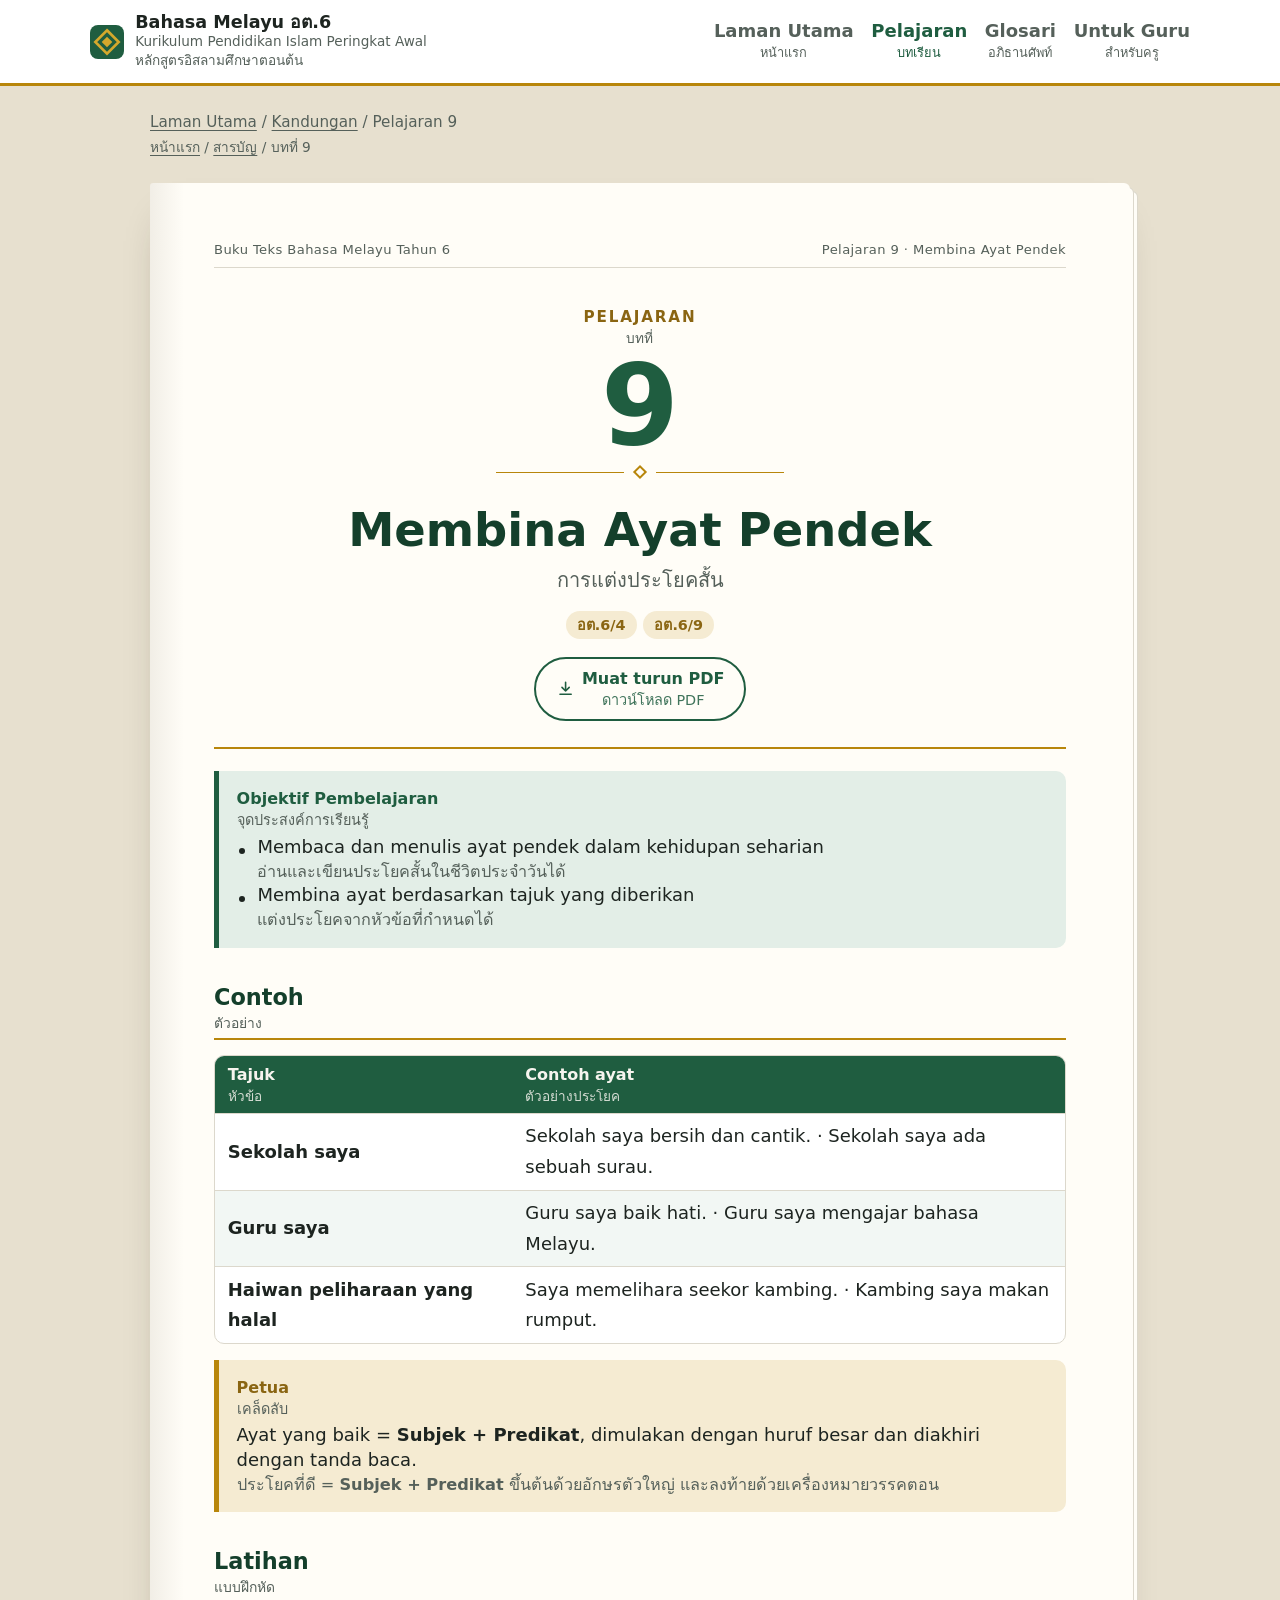
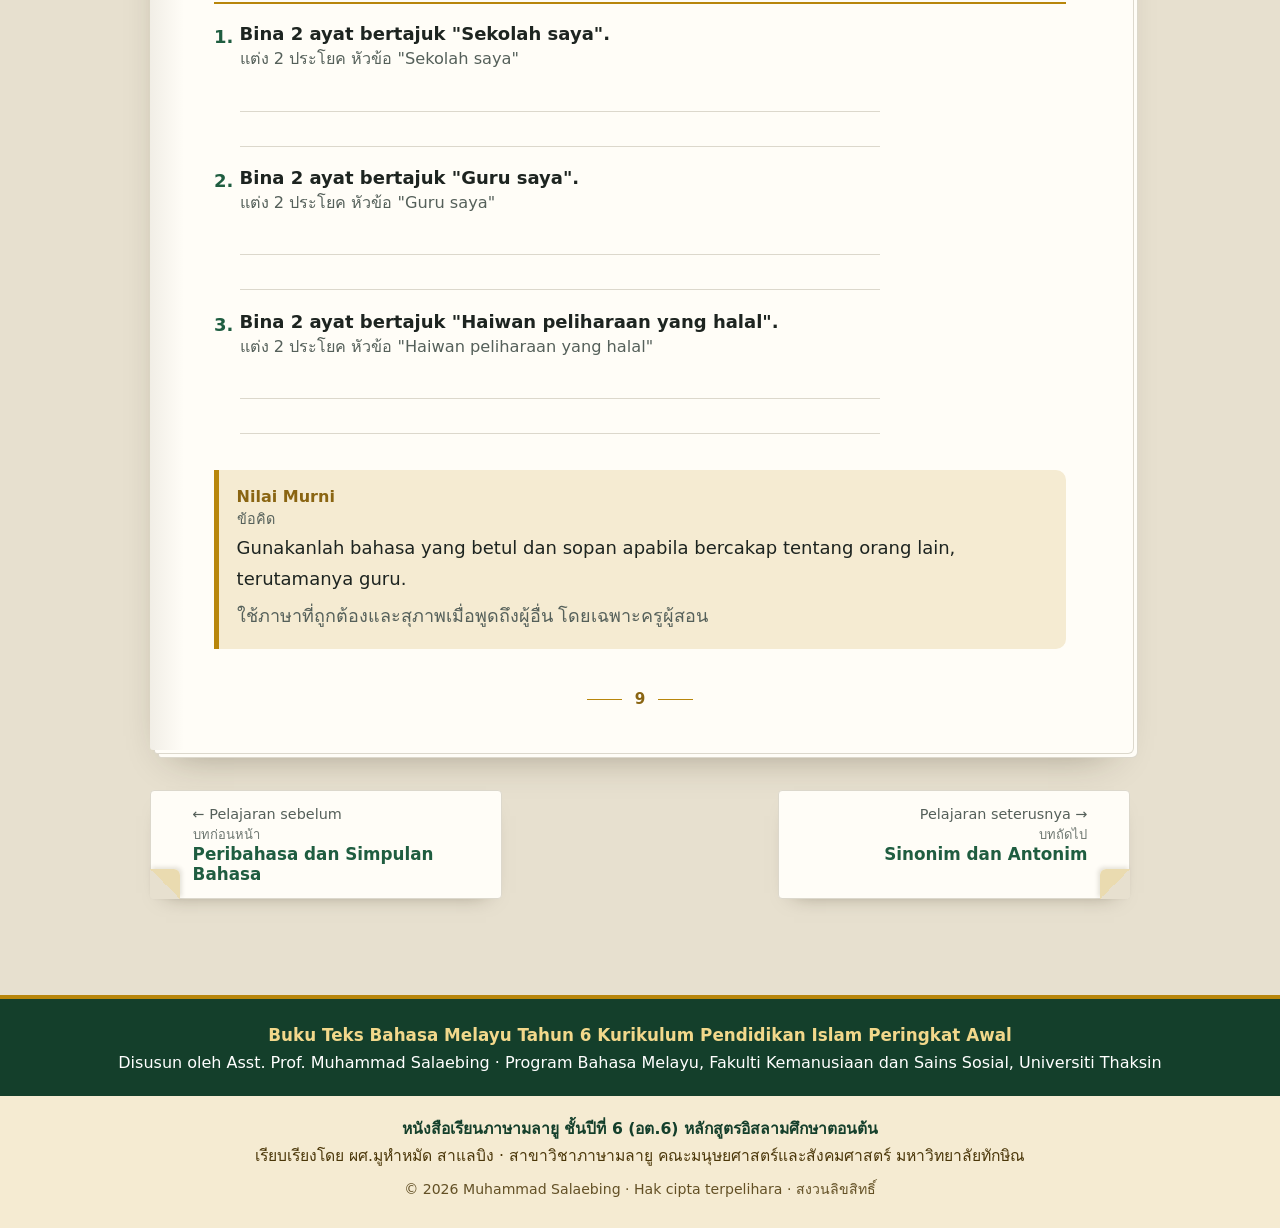
<file: pelajaran/09.html>
<!doctype html>
<html lang="th">
<head>
<meta charset="utf-8">
<meta name="viewport" content="width=device-width, initial-scale=1">
<meta http-equiv="Content-Security-Policy" content="default-src 'self'; script-src 'self' https://gc.zgo.at; style-src 'self' 'unsafe-inline' https://fonts.googleapis.com; font-src 'self' https://fonts.gstatic.com; img-src 'self' data: https://buku-bm-at6.goatcounter.com; connect-src 'self' https://buku-bm-at6.goatcounter.com; media-src 'self'; object-src 'none'; base-uri 'self'; form-action 'none'; upgrade-insecure-requests">
<meta name="referrer" content="strict-origin-when-cross-origin">
<title>Membina Ayat Pendek (การแต่งประโยคสั้น) — Pelajaran 9 | Buku Teks Bahasa Melayu Tahun 6 · หนังสือเรียนภาษามลายู อต.6</title>
<meta name="description" content="Pelajaran 9 Membina Ayat Pendek · บทที่ 9 การแต่งประโยคสั้น — Membaca dan menulis ayat pendek dalam kehidupan seharian; Membina ayat berdasarkan tajuk yang diberikan. บทเรียนภาษามลายู ชั้น อต.6 พร้อมเสียงอ่าน แบบฝึกหัด และ PDF">
<link rel="canonical" href="https://salaebing-bahasa.github.io/buku-bm-at6/pelajaran/09.html">
<meta name="author" content="Muhammad Salaebing (ผศ.มูหำหมัด สาแลบิง)">
<meta property="og:type" content="website">
<meta property="og:site_name" content="Buku Teks Bahasa Melayu Tahun 6 · หนังสือเรียนภาษามลายู อต.6">
<meta property="og:title" content="Membina Ayat Pendek (การแต่งประโยคสั้น) — Pelajaran 9 | Buku Teks Bahasa Melayu Tahun 6 · หนังสือเรียนภาษามลายู อต.6">
<meta property="og:description" content="Pelajaran 9 Membina Ayat Pendek · บทที่ 9 การแต่งประโยคสั้น — Membaca dan menulis ayat pendek dalam kehidupan seharian; Membina ayat berdasarkan tajuk yang diberikan. บทเรียนภาษามลายู ชั้น อต.6 พร้อมเสียงอ่าน แบบฝึกหัด และ PDF">
<meta property="og:url" content="https://salaebing-bahasa.github.io/buku-bm-at6/pelajaran/09.html">
<meta property="og:image" content="https://salaebing-bahasa.github.io/buku-bm-at6/assets/share.png">
<meta property="og:image:width" content="1200">
<meta property="og:image:height" content="630">
<meta property="og:locale" content="th_TH">
<meta property="og:locale:alternate" content="ms_MY">
<meta name="twitter:card" content="summary_large_image">
<script type="application/ld+json">{"@context":"https://schema.org","@type":"LearningResource","name":"Pelajaran 9: Membina Ayat Pendek (การแต่งประโยคสั้น)","description":"Membaca dan menulis ayat pendek dalam kehidupan seharian; Membina ayat berdasarkan tajuk yang diberikan","inLanguage":["ms","th"],"learningResourceType":"Lesson","educationalLevel":"Tahun 6 (อต.6)","teaches":"Membina Ayat Pendek","author":{"@type":"Person","name":"Muhammad Salaebing","alternateName":"ผศ.มูหำหมัด สาแลบิง","jobTitle":"Assistant Professor","affiliation":{"@type":"CollegeOrUniversity","name":"Thaksin University","alternateName":"มหาวิทยาลัยทักษิณ"}},"isAccessibleForFree":true,"isPartOf":{"@type":"Book","name":"Buku Teks Bahasa Melayu Tahun 6 · หนังสือเรียนภาษามลายู อต.6","url":"https://salaebing-bahasa.github.io/buku-bm-at6/"},"encoding":{"@type":"MediaObject","encodingFormat":"application/pdf","contentUrl":"https://salaebing-bahasa.github.io/buku-bm-at6/pdf/pelajaran-09.pdf"}}</script>
<link rel="preconnect" href="https://fonts.googleapis.com"><link rel="preconnect" href="https://fonts.gstatic.com" crossorigin><link href="https://fonts.googleapis.com/css2?family=Bai+Jamjuree:wght@500;600;700&family=Noto+Naskh+Arabic:wght@400;600&family=Sarabun:ital,wght@0,400;0,600;1,400&display=swap" rel="stylesheet">
<link rel="stylesheet" href="../assets/style.css">
<link rel="icon" href="../assets/favicon.svg" type="image/svg+xml">
</head>
<body>
<a class="skip" href="#isi"><span class="bi"><span lang="ms">Langkau ke kandungan</span><span class="tr">ข้ามไปยังเนื้อหา</span></span></a>
<header class="site-head">
  <a class="brand" href="../index.html"><span class="mark" aria-hidden="true"></span><span>Bahasa Melayu อต.6<small lang="ms">Kurikulum Pendidikan Islam Peringkat Awal</small><small>หลักสูตรอิสลามศึกษาตอนต้น</small></span></a>
  <nav aria-label="Menu utama · เมนูหลัก"><a href="../index.html"><span lang="ms">Laman Utama</span><small>หน้าแรก</small></a><a href="../index.html#pelajaran" aria-current="page"><span lang="ms">Pelajaran</span><small>บทเรียน</small></a><a href="../glosari.html"><span lang="ms">Glosari</span><small>อภิธานศัพท์</small></a><a href="../index.html#guru"><span lang="ms">Untuk Guru</span><small>สำหรับครู</small></a></nav>
</header>
<main id="isi">

<nav class="crumb" aria-label="Lokasi · ตำแหน่ง"><p lang="ms"><a href="../index.html">Laman Utama</a> / <a href="../index.html#pelajaran">Kandungan</a> / <span>Pelajaran 9</span></p><p class="tr"><a href="../index.html">หน้าแรก</a> / <a href="../index.html#pelajaran">สารบัญ</a> / <span>บทที่ 9</span></p></nav>
<article class="sheet">
<p class="running" aria-hidden="true"><span lang="ms">Buku Teks Bahasa Melayu Tahun 6</span><span>Pelajaran 9 · Membina Ayat Pendek</span></p>
<header class="opener">
  <p class="op-k"><span class="bi"><span lang="ms">Pelajaran</span><span class="tr">บทที่</span></span></p>
  <p class="op-n" aria-hidden="true">9</p>
  <p class="orn" aria-hidden="true"><span></span></p>
  <h1>Membina Ayat Pendek</h1>
  <p class="th-title">การแต่งประโยคสั้น</p>
  <ul class="chips" aria-label="Petunjuk · ตัวชี้วัด"><li title="Membaca dan menulis ayat pendek dalam kehidupan seharian yang ditetapkan · อ่านและเขียนประโยคสั้น ๆ ในชีวิตประจำวันที่กำหนด">อต.6/4</li><li title="Menghargai nilai dan kepentingan penggunaan bahasa Melayu yang ditetapkan · เห็นคุณค่าและความสำคัญในการใช้ภาษามลายูที่กำหนด">อต.6/9</li></ul>
  <a class="btn-ghost dl" href="../pdf/pelajaran-09.pdf" download="Bahasa-Melayu-AT6-Pelajaran-09.pdf"><svg viewBox="0 0 24 24" aria-hidden="true"><path d="M12 4v11m0 0-4.5-4.5M12 15l4.5-4.5M5 19h14" fill="none" stroke="currentColor" stroke-width="2" stroke-linecap="round" stroke-linejoin="round"/></svg><span class="bi"><span lang="ms">Muat turun PDF</span><span class="tr">ดาวน์โหลด PDF</span></span></a>
</header>
<aside class="box obj"><p class="box-t"><span class="bi"><span lang="ms">Objektif Pembelajaran</span><span class="tr">จุดประสงค์การเรียนรู้</span></span></p><ul><li><span class="bi"><span lang="ms">Membaca dan menulis ayat pendek dalam kehidupan seharian</span><span class="tr">อ่านและเขียนประโยคสั้นในชีวิตประจำวันได้</span></span></li><li><span class="bi"><span lang="ms">Membina ayat berdasarkan tajuk yang diberikan</span><span class="tr">แต่งประโยคจากหัวข้อที่กำหนดได้</span></span></li></ul></aside>
<section class="sec"><h3><span lang="ms">Contoh</span><span class="h-th">ตัวอย่าง</span></h3><div class="tbl"><table><thead><tr><th><span class="bi"><span lang="ms">Tajuk</span><span class="tr">หัวข้อ</span></span></th><th><span class="bi"><span lang="ms">Contoh ayat</span><span class="tr">ตัวอย่างประโยค</span></span></th></tr></thead><tbody><tr><td><strong>Sekolah saya</strong></td><td>Sekolah saya bersih dan cantik.  ·  Sekolah saya ada sebuah surau.</td></tr><tr><td><strong>Guru saya</strong></td><td>Guru saya baik hati.  ·  Guru saya mengajar bahasa Melayu.</td></tr><tr><td><strong>Haiwan peliharaan yang halal</strong></td><td>Saya memelihara seekor kambing.  ·  Kambing saya makan rumput.</td></tr></tbody></table></div>
<aside class="box note"><p class="box-t"><span class="bi"><span lang="ms">Petua</span><span class="tr">เคล็ดลับ</span></span></p><p><span class="bi"><span lang="ms">Ayat yang baik = <strong>Subjek + Predikat</strong>, dimulakan dengan huruf besar dan diakhiri dengan tanda baca.</span><span class="tr">ประโยคที่ดี = <strong>Subjek + Predikat</strong> ขึ้นต้นด้วยอักษรตัวใหญ่ และลงท้ายด้วยเครื่องหมายวรรคตอน</span></span></p></aside></section>
<section class="sec" id="latihan"><h3><span lang="ms">Latihan</span><span class="h-th">แบบฝึกหัด</span></h3><ol class="latihan"><li><p class="q"><span class="bi"><span lang="ms">Bina 2 ayat bertajuk &quot;Sekolah saya&quot;.</span><span class="tr">แต่ง 2 ประโยค หัวข้อ &quot;Sekolah saya&quot;</span></span></p><div class="write" style="--n:2" aria-hidden="true"></div></li><li><p class="q"><span class="bi"><span lang="ms">Bina 2 ayat bertajuk &quot;Guru saya&quot;.</span><span class="tr">แต่ง 2 ประโยค หัวข้อ &quot;Guru saya&quot;</span></span></p><div class="write" style="--n:2" aria-hidden="true"></div></li><li><p class="q"><span class="bi"><span lang="ms">Bina 2 ayat bertajuk &quot;Haiwan peliharaan yang halal&quot;.</span><span class="tr">แต่ง 2 ประโยค หัวข้อ &quot;Haiwan peliharaan yang halal&quot;</span></span></p><div class="write" style="--n:2" aria-hidden="true"></div></li></ol></section>

<aside class="box nilai"><p class="box-t"><span class="bi"><span lang="ms">Nilai Murni</span><span class="tr">ข้อคิด</span></span></p><p lang="ms">Gunakanlah bahasa yang betul dan sopan apabila bercakap tentang orang lain, terutamanya guru.</p><p class="tr nilai-th">ใช้ภาษาที่ถูกต้องและสุภาพเมื่อพูดถึงผู้อื่น โดยเฉพาะครูผู้สอน</p></aside>
<p class="folio" aria-hidden="true"><span>9</span></p>
</article>
<nav class="pager" aria-label="Pelajaran sebelum dan seterusnya · บทก่อนหน้าและถัดไป">
  <a class="prev" href="08.html" rel="prev"><small><span class="bi"><span lang="ms">← Pelajaran sebelum</span><span class="tr">บทก่อนหน้า</span></span></small>Peribahasa dan Simpulan Bahasa</a>
  <a class="next" href="10.html" rel="next"><small><span class="bi"><span lang="ms">Pelajaran seterusnya →</span><span class="tr">บทถัดไป</span></span></small>Sinonim dan Antonim</a>
</nav>
<p class="swipe-hint"><span class="bi"><span lang="ms">Leret ke kiri atau ke kanan untuk menukar pelajaran</span><span class="tr">ปัดซ้ายหรือขวาเพื่อเปลี่ยนบท</span></span></p>
</main>
<footer class="site-foot">
  <div class="foot-ms" lang="ms">
    <p>Buku Teks Bahasa Melayu Tahun 6 Kurikulum Pendidikan Islam Peringkat Awal</p>
    <p>Disusun oleh Asst. Prof. Muhammad Salaebing · Program Bahasa Melayu, Fakulti Kemanusiaan dan Sains Sosial, Universiti Thaksin</p>
  </div>
  <div class="foot-th">
    <p>หนังสือเรียนภาษามลายู ชั้นปีที่ 6 (อต.6) หลักสูตรอิสลามศึกษาตอนต้น</p>
    <p>เรียบเรียงโดย ผศ.มูหำหมัด สาแลบิง · สาขาวิชาภาษามลายู คณะมนุษยศาสตร์และสังคมศาสตร์ มหาวิทยาลัยทักษิณ</p>
    <p class="copy">© 2026 Muhammad Salaebing · <span lang="ms">Hak cipta terpelihara</span> · สงวนลิขสิทธิ์</p>
  </div>
</footer>
<script src="../assets/app.js"></script>
<script data-goatcounter="https://buku-bm-at6.goatcounter.com/count" async src="https://gc.zgo.at/count.js"></script>
</body>
</html>
</file>
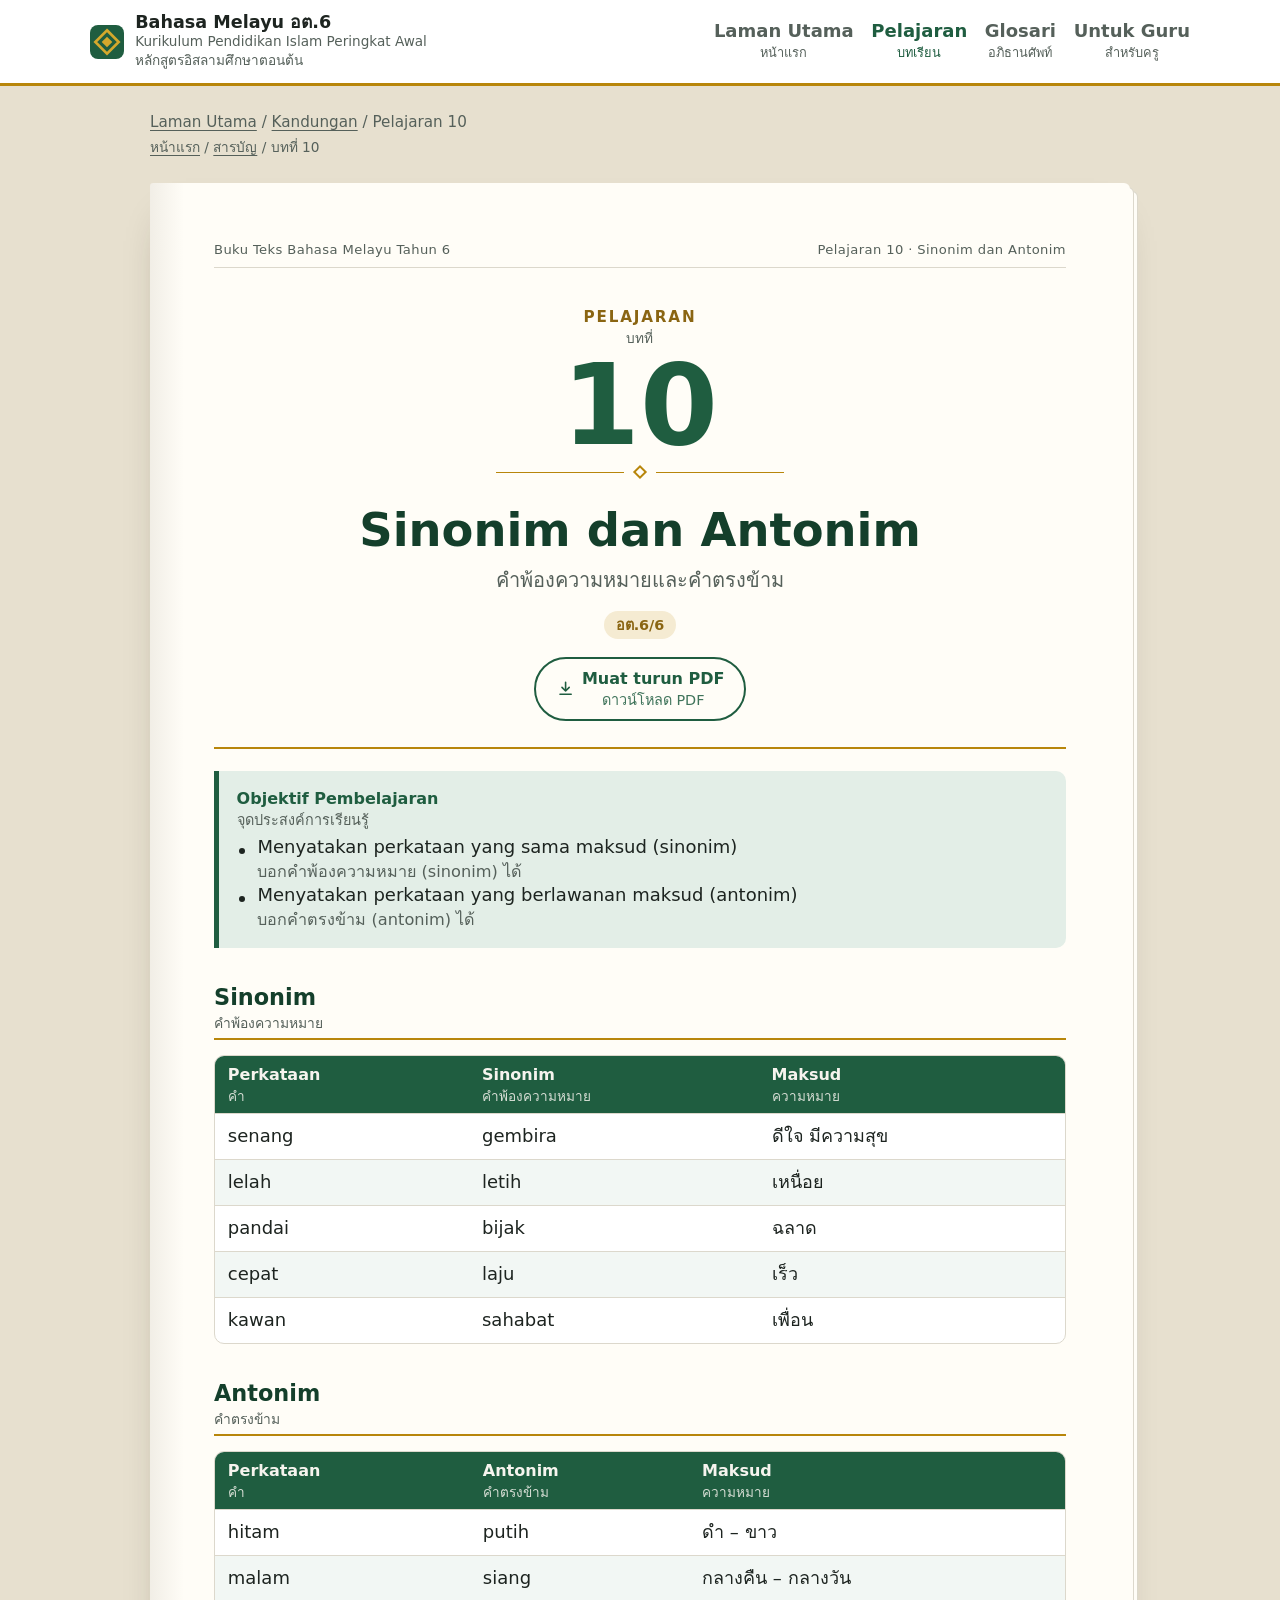
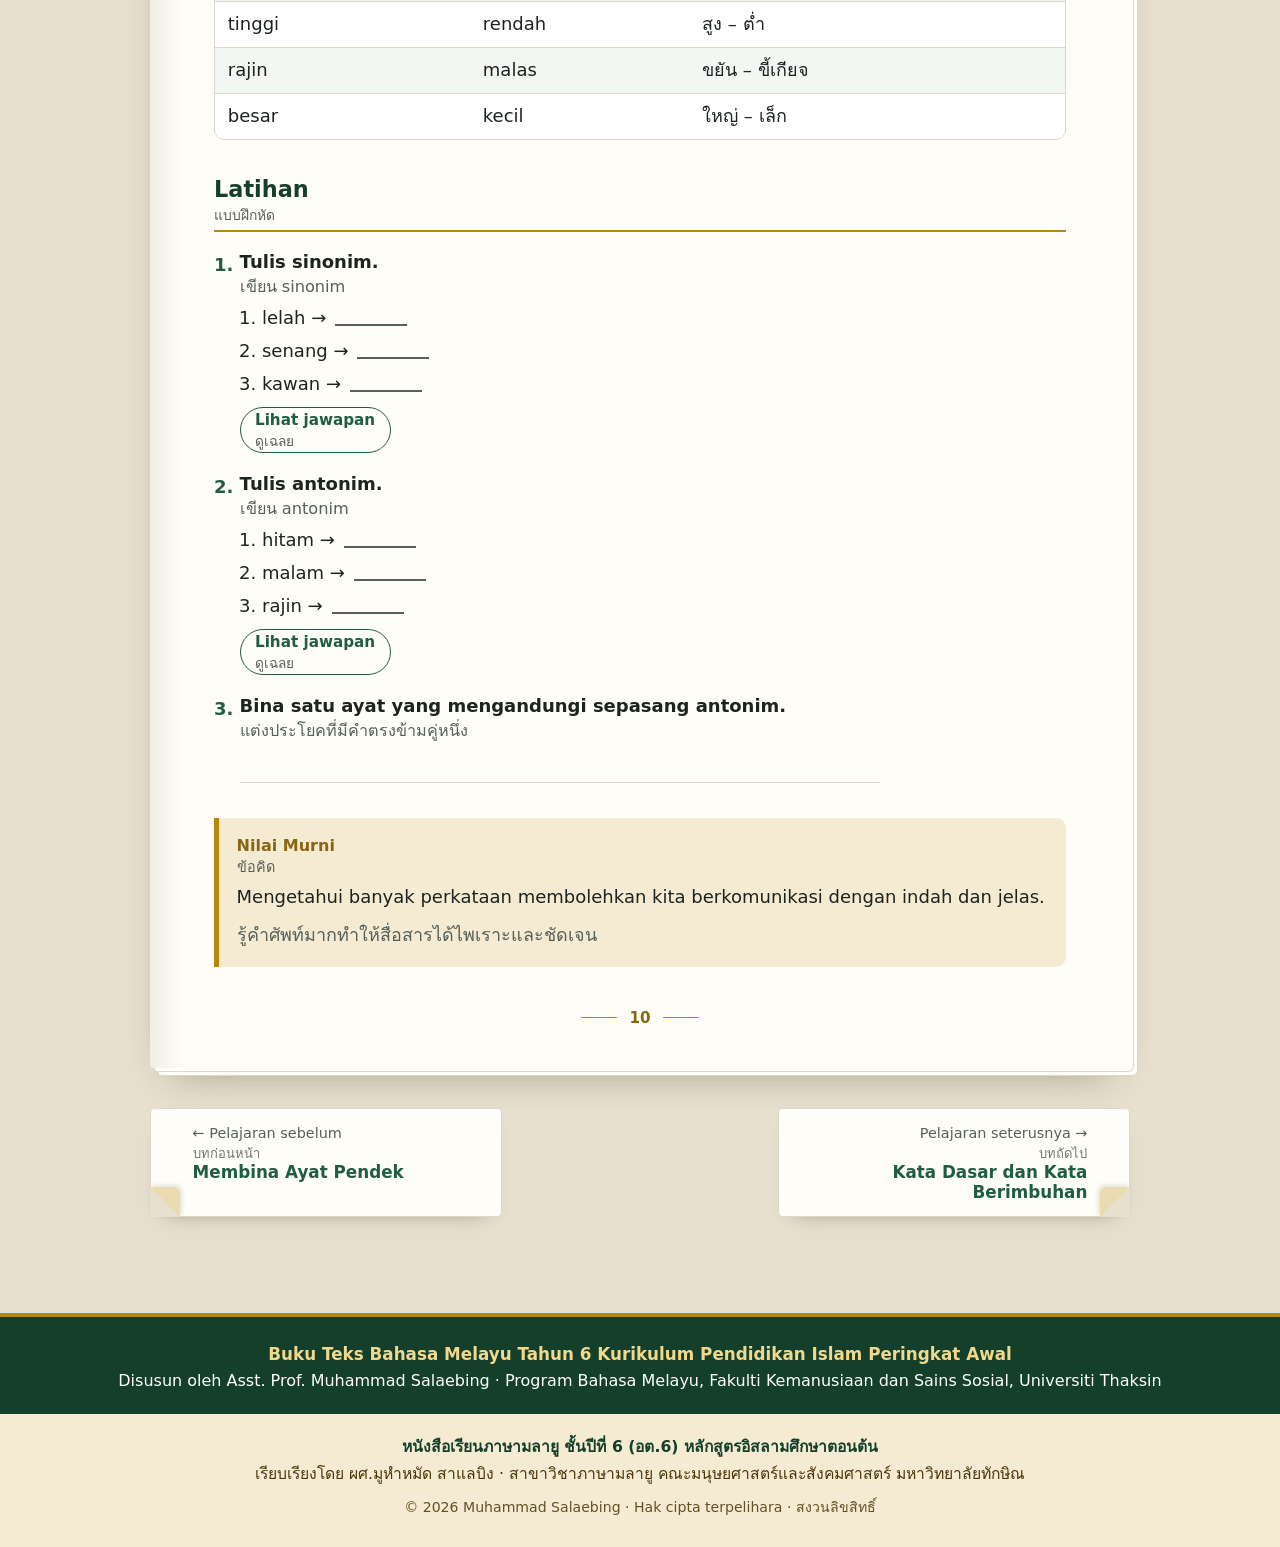
<file: pelajaran/10.html>
<!doctype html>
<html lang="th">
<head>
<meta charset="utf-8">
<meta name="viewport" content="width=device-width, initial-scale=1">
<meta http-equiv="Content-Security-Policy" content="default-src 'self'; script-src 'self' https://gc.zgo.at; style-src 'self' 'unsafe-inline' https://fonts.googleapis.com; font-src 'self' https://fonts.gstatic.com; img-src 'self' data: https://buku-bm-at6.goatcounter.com; connect-src 'self' https://buku-bm-at6.goatcounter.com; media-src 'self'; object-src 'none'; base-uri 'self'; form-action 'none'; upgrade-insecure-requests">
<meta name="referrer" content="strict-origin-when-cross-origin">
<title>Sinonim dan Antonim (คำพ้องความหมายและคำตรงข้าม) — Pelajaran 10 | Buku Teks Bahasa Melayu Tahun 6 · หนังสือเรียนภาษามลายู อต.6</title>
<meta name="description" content="Pelajaran 10 Sinonim dan Antonim · บทที่ 10 คำพ้องความหมายและคำตรงข้าม — Menyatakan perkataan yang sama maksud (sinonim); Menyatakan perkataan yang berlawanan maksud (antonim). บทเรียนภาษามลายู ชั้น อต.6 พร้อมเสียงอ่าน แบบฝึกหัด และ PDF">
<link rel="canonical" href="https://salaebing-bahasa.github.io/buku-bm-at6/pelajaran/10.html">
<meta name="author" content="Muhammad Salaebing (ผศ.มูหำหมัด สาแลบิง)">
<meta property="og:type" content="website">
<meta property="og:site_name" content="Buku Teks Bahasa Melayu Tahun 6 · หนังสือเรียนภาษามลายู อต.6">
<meta property="og:title" content="Sinonim dan Antonim (คำพ้องความหมายและคำตรงข้าม) — Pelajaran 10 | Buku Teks Bahasa Melayu Tahun 6 · หนังสือเรียนภาษามลายู อต.6">
<meta property="og:description" content="Pelajaran 10 Sinonim dan Antonim · บทที่ 10 คำพ้องความหมายและคำตรงข้าม — Menyatakan perkataan yang sama maksud (sinonim); Menyatakan perkataan yang berlawanan maksud (antonim). บทเรียนภาษามลายู ชั้น อต.6 พร้อมเสียงอ่าน แบบฝึกหัด และ PDF">
<meta property="og:url" content="https://salaebing-bahasa.github.io/buku-bm-at6/pelajaran/10.html">
<meta property="og:image" content="https://salaebing-bahasa.github.io/buku-bm-at6/assets/share.png">
<meta property="og:image:width" content="1200">
<meta property="og:image:height" content="630">
<meta property="og:locale" content="th_TH">
<meta property="og:locale:alternate" content="ms_MY">
<meta name="twitter:card" content="summary_large_image">
<script type="application/ld+json">{"@context":"https://schema.org","@type":"LearningResource","name":"Pelajaran 10: Sinonim dan Antonim (คำพ้องความหมายและคำตรงข้าม)","description":"Menyatakan perkataan yang sama maksud (sinonim); Menyatakan perkataan yang berlawanan maksud (antonim)","inLanguage":["ms","th"],"learningResourceType":"Lesson","educationalLevel":"Tahun 6 (อต.6)","teaches":"Sinonim dan Antonim","author":{"@type":"Person","name":"Muhammad Salaebing","alternateName":"ผศ.มูหำหมัด สาแลบิง","jobTitle":"Assistant Professor","affiliation":{"@type":"CollegeOrUniversity","name":"Thaksin University","alternateName":"มหาวิทยาลัยทักษิณ"}},"isAccessibleForFree":true,"isPartOf":{"@type":"Book","name":"Buku Teks Bahasa Melayu Tahun 6 · หนังสือเรียนภาษามลายู อต.6","url":"https://salaebing-bahasa.github.io/buku-bm-at6/"},"encoding":{"@type":"MediaObject","encodingFormat":"application/pdf","contentUrl":"https://salaebing-bahasa.github.io/buku-bm-at6/pdf/pelajaran-10.pdf"}}</script>
<link rel="preconnect" href="https://fonts.googleapis.com"><link rel="preconnect" href="https://fonts.gstatic.com" crossorigin><link href="https://fonts.googleapis.com/css2?family=Bai+Jamjuree:wght@500;600;700&family=Noto+Naskh+Arabic:wght@400;600&family=Sarabun:ital,wght@0,400;0,600;1,400&display=swap" rel="stylesheet">
<link rel="stylesheet" href="../assets/style.css">
<link rel="icon" href="../assets/favicon.svg" type="image/svg+xml">
</head>
<body>
<a class="skip" href="#isi"><span class="bi"><span lang="ms">Langkau ke kandungan</span><span class="tr">ข้ามไปยังเนื้อหา</span></span></a>
<header class="site-head">
  <a class="brand" href="../index.html"><span class="mark" aria-hidden="true"></span><span>Bahasa Melayu อต.6<small lang="ms">Kurikulum Pendidikan Islam Peringkat Awal</small><small>หลักสูตรอิสลามศึกษาตอนต้น</small></span></a>
  <nav aria-label="Menu utama · เมนูหลัก"><a href="../index.html"><span lang="ms">Laman Utama</span><small>หน้าแรก</small></a><a href="../index.html#pelajaran" aria-current="page"><span lang="ms">Pelajaran</span><small>บทเรียน</small></a><a href="../glosari.html"><span lang="ms">Glosari</span><small>อภิธานศัพท์</small></a><a href="../index.html#guru"><span lang="ms">Untuk Guru</span><small>สำหรับครู</small></a></nav>
</header>
<main id="isi">

<nav class="crumb" aria-label="Lokasi · ตำแหน่ง"><p lang="ms"><a href="../index.html">Laman Utama</a> / <a href="../index.html#pelajaran">Kandungan</a> / <span>Pelajaran 10</span></p><p class="tr"><a href="../index.html">หน้าแรก</a> / <a href="../index.html#pelajaran">สารบัญ</a> / <span>บทที่ 10</span></p></nav>
<article class="sheet">
<p class="running" aria-hidden="true"><span lang="ms">Buku Teks Bahasa Melayu Tahun 6</span><span>Pelajaran 10 · Sinonim dan Antonim</span></p>
<header class="opener">
  <p class="op-k"><span class="bi"><span lang="ms">Pelajaran</span><span class="tr">บทที่</span></span></p>
  <p class="op-n" aria-hidden="true">10</p>
  <p class="orn" aria-hidden="true"><span></span></p>
  <h1>Sinonim dan Antonim</h1>
  <p class="th-title">คำพ้องความหมายและคำตรงข้าม</p>
  <ul class="chips" aria-label="Petunjuk · ตัวชี้วัด"><li title="Membaca dan menulis perkataan yang sama maksud (sinonim) dan berlawanan maksud (antonim) · อ่านและเขียนคำที่มีความหมายเหมือนกัน (Sinonim) และคำที่มีความหมายตรงกันข้าม (Antonim)">อต.6/6</li></ul>
  <a class="btn-ghost dl" href="../pdf/pelajaran-10.pdf" download="Bahasa-Melayu-AT6-Pelajaran-10.pdf"><svg viewBox="0 0 24 24" aria-hidden="true"><path d="M12 4v11m0 0-4.5-4.5M12 15l4.5-4.5M5 19h14" fill="none" stroke="currentColor" stroke-width="2" stroke-linecap="round" stroke-linejoin="round"/></svg><span class="bi"><span lang="ms">Muat turun PDF</span><span class="tr">ดาวน์โหลด PDF</span></span></a>
</header>
<aside class="box obj"><p class="box-t"><span class="bi"><span lang="ms">Objektif Pembelajaran</span><span class="tr">จุดประสงค์การเรียนรู้</span></span></p><ul><li><span class="bi"><span lang="ms">Menyatakan perkataan yang sama maksud (sinonim)</span><span class="tr">บอกคำพ้องความหมาย (sinonim) ได้</span></span></li><li><span class="bi"><span lang="ms">Menyatakan perkataan yang berlawanan maksud (antonim)</span><span class="tr">บอกคำตรงข้าม (antonim) ได้</span></span></li></ul></aside>
<section class="sec"><h3><span lang="ms">Sinonim</span><span class="h-th">คำพ้องความหมาย</span></h3><div class="tbl"><table><thead><tr><th><span class="bi"><span lang="ms">Perkataan</span><span class="tr">คำ</span></span></th><th><span class="bi"><span lang="ms">Sinonim</span><span class="tr">คำพ้องความหมาย</span></span></th><th><span class="bi"><span lang="ms">Maksud</span><span class="tr">ความหมาย</span></span></th></tr></thead><tbody><tr><td>senang</td><td>gembira</td><td>ดีใจ มีความสุข</td></tr><tr><td>lelah</td><td>letih</td><td>เหนื่อย</td></tr><tr><td>pandai</td><td>bijak</td><td>ฉลาด</td></tr><tr><td>cepat</td><td>laju</td><td>เร็ว</td></tr><tr><td>kawan</td><td>sahabat</td><td>เพื่อน</td></tr></tbody></table></div></section>
<section class="sec"><h3><span lang="ms">Antonim</span><span class="h-th">คำตรงข้าม</span></h3><div class="tbl"><table><thead><tr><th><span class="bi"><span lang="ms">Perkataan</span><span class="tr">คำ</span></span></th><th><span class="bi"><span lang="ms">Antonim</span><span class="tr">คำตรงข้าม</span></span></th><th><span class="bi"><span lang="ms">Maksud</span><span class="tr">ความหมาย</span></span></th></tr></thead><tbody><tr><td>hitam</td><td>putih</td><td>ดำ – ขาว</td></tr><tr><td>malam</td><td>siang</td><td>กลางคืน – กลางวัน</td></tr><tr><td>tinggi</td><td>rendah</td><td>สูง – ต่ำ</td></tr><tr><td>rajin</td><td>malas</td><td>ขยัน – ขี้เกียจ</td></tr><tr><td>besar</td><td>kecil</td><td>ใหญ่ – เล็ก</td></tr></tbody></table></div></section>
<section class="sec" id="latihan"><h3><span lang="ms">Latihan</span><span class="h-th">แบบฝึกหัด</span></h3><ol class="latihan"><li><p class="q"><span class="bi"><span lang="ms">Tulis sinonim.</span><span class="tr">เขียน sinonim</span></span></p><ol class="items"><li>lelah  →  <span class="blank" aria-label="ช่องว่าง"></span></li><li>senang  →  <span class="blank" aria-label="ช่องว่าง"></span></li><li>kawan  →  <span class="blank" aria-label="ช่องว่าง"></span></li></ol><details class="ans"><summary><span class="bi"><span lang="ms">Lihat jawapan</span><span class="tr">ดูเฉลย</span></span></summary><p>letih, gembira, sahabat</p></details></li><li><p class="q"><span class="bi"><span lang="ms">Tulis antonim.</span><span class="tr">เขียน antonim</span></span></p><ol class="items"><li>hitam  →  <span class="blank" aria-label="ช่องว่าง"></span></li><li>malam  →  <span class="blank" aria-label="ช่องว่าง"></span></li><li>rajin  →  <span class="blank" aria-label="ช่องว่าง"></span></li></ol><details class="ans"><summary><span class="bi"><span lang="ms">Lihat jawapan</span><span class="tr">ดูเฉลย</span></span></summary><p>putih, siang, malas</p></details></li><li><p class="q"><span class="bi"><span lang="ms">Bina satu ayat yang mengandungi sepasang antonim.</span><span class="tr">แต่งประโยคที่มีคำตรงข้ามคู่หนึ่ง</span></span></p><div class="write" style="--n:1" aria-hidden="true"></div></li></ol></section>

<aside class="box nilai"><p class="box-t"><span class="bi"><span lang="ms">Nilai Murni</span><span class="tr">ข้อคิด</span></span></p><p lang="ms">Mengetahui banyak perkataan membolehkan kita berkomunikasi dengan indah dan jelas.</p><p class="tr nilai-th">รู้คำศัพท์มากทำให้สื่อสารได้ไพเราะและชัดเจน</p></aside>
<p class="folio" aria-hidden="true"><span>10</span></p>
</article>
<nav class="pager" aria-label="Pelajaran sebelum dan seterusnya · บทก่อนหน้าและถัดไป">
  <a class="prev" href="09.html" rel="prev"><small><span class="bi"><span lang="ms">← Pelajaran sebelum</span><span class="tr">บทก่อนหน้า</span></span></small>Membina Ayat Pendek</a>
  <a class="next" href="11.html" rel="next"><small><span class="bi"><span lang="ms">Pelajaran seterusnya →</span><span class="tr">บทถัดไป</span></span></small>Kata Dasar dan Kata Berimbuhan</a>
</nav>
<p class="swipe-hint"><span class="bi"><span lang="ms">Leret ke kiri atau ke kanan untuk menukar pelajaran</span><span class="tr">ปัดซ้ายหรือขวาเพื่อเปลี่ยนบท</span></span></p>
</main>
<footer class="site-foot">
  <div class="foot-ms" lang="ms">
    <p>Buku Teks Bahasa Melayu Tahun 6 Kurikulum Pendidikan Islam Peringkat Awal</p>
    <p>Disusun oleh Asst. Prof. Muhammad Salaebing · Program Bahasa Melayu, Fakulti Kemanusiaan dan Sains Sosial, Universiti Thaksin</p>
  </div>
  <div class="foot-th">
    <p>หนังสือเรียนภาษามลายู ชั้นปีที่ 6 (อต.6) หลักสูตรอิสลามศึกษาตอนต้น</p>
    <p>เรียบเรียงโดย ผศ.มูหำหมัด สาแลบิง · สาขาวิชาภาษามลายู คณะมนุษยศาสตร์และสังคมศาสตร์ มหาวิทยาลัยทักษิณ</p>
    <p class="copy">© 2026 Muhammad Salaebing · <span lang="ms">Hak cipta terpelihara</span> · สงวนลิขสิทธิ์</p>
  </div>
</footer>
<script src="../assets/app.js"></script>
<script data-goatcounter="https://buku-bm-at6.goatcounter.com/count" async src="https://gc.zgo.at/count.js"></script>
</body>
</html>
</file>
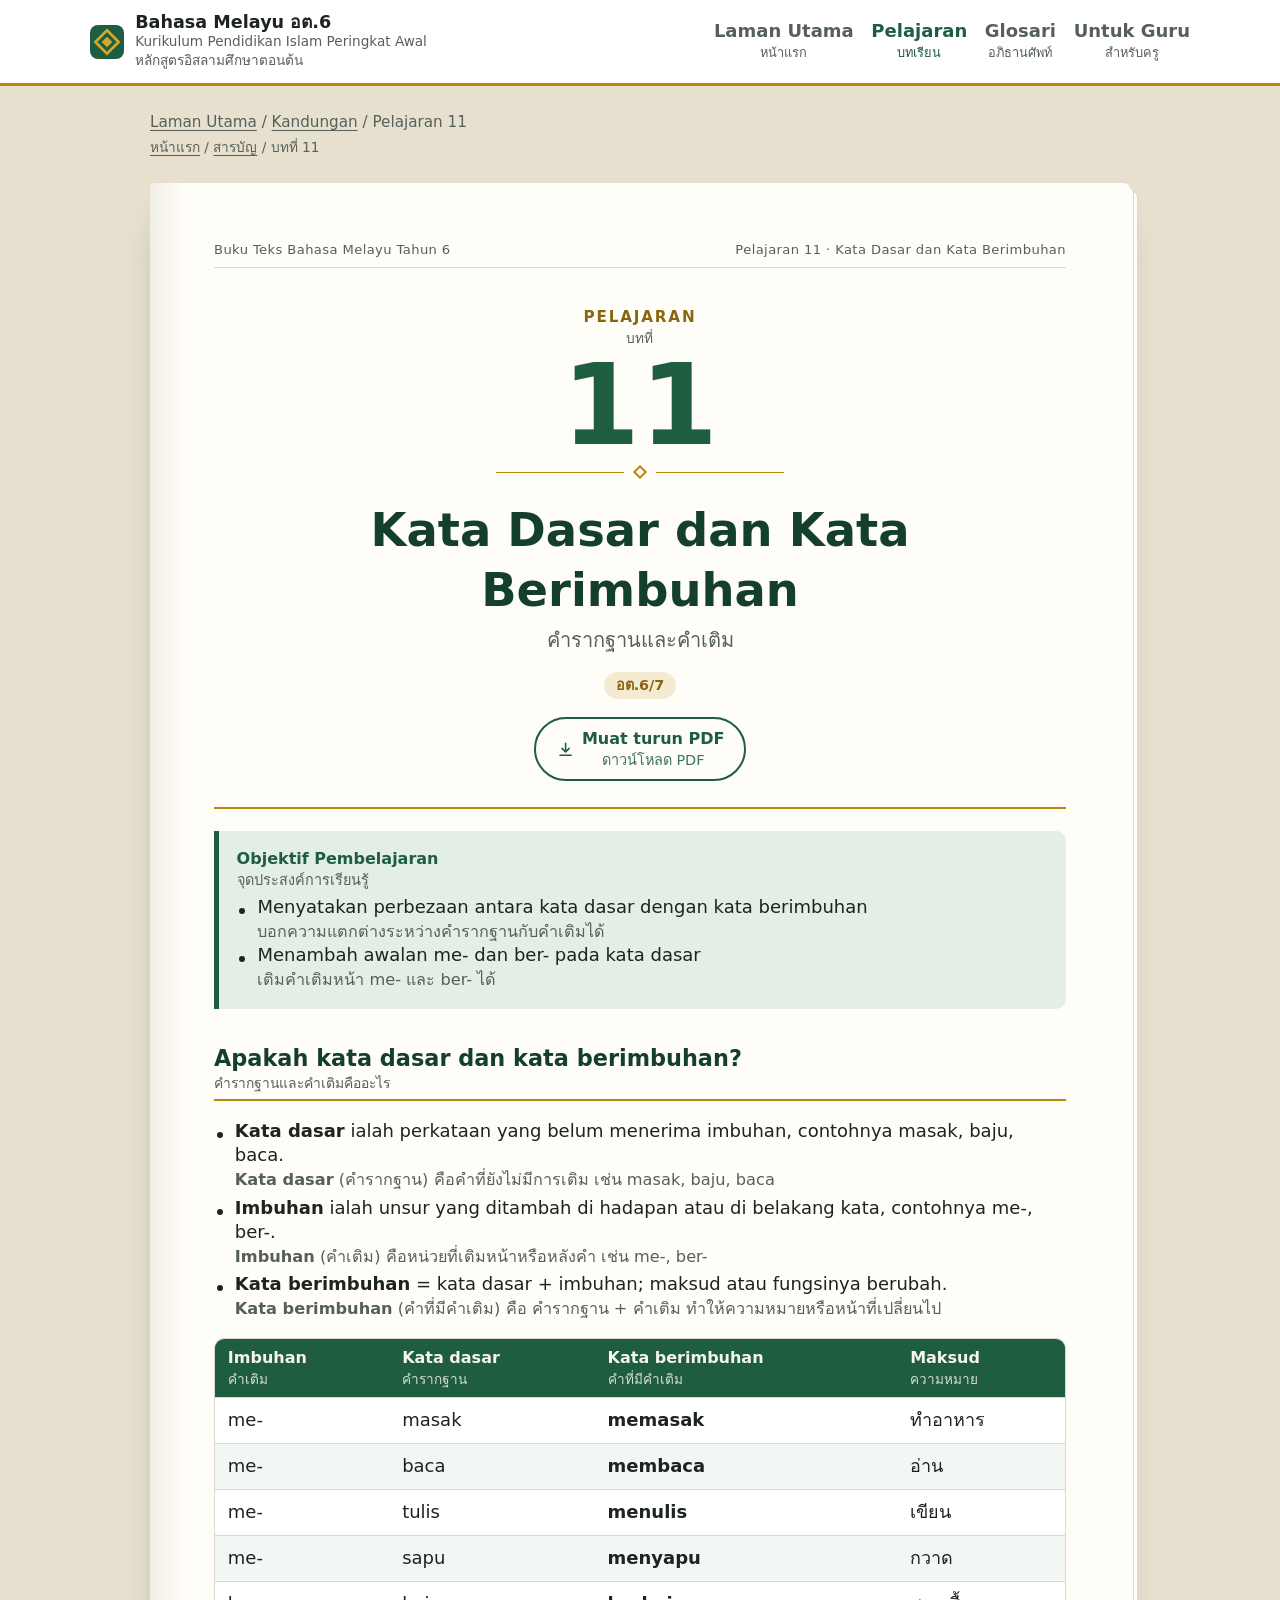
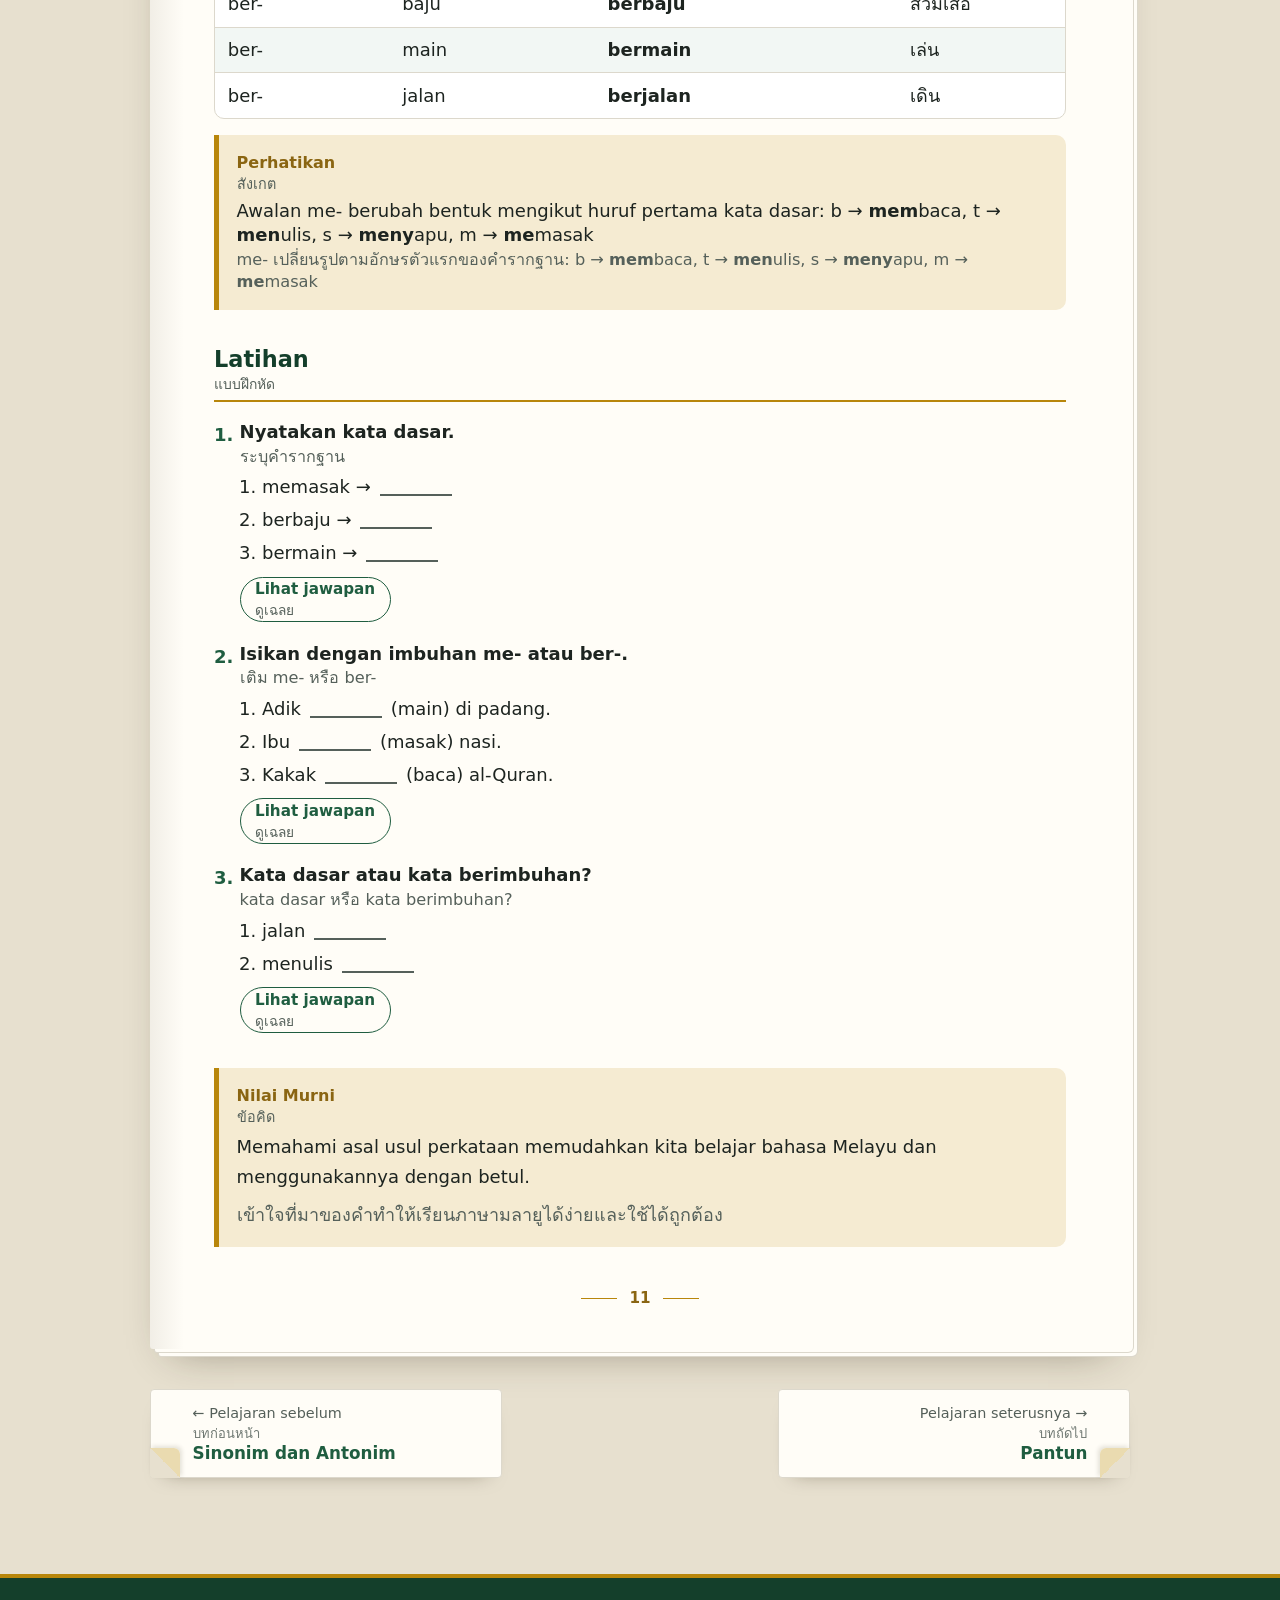
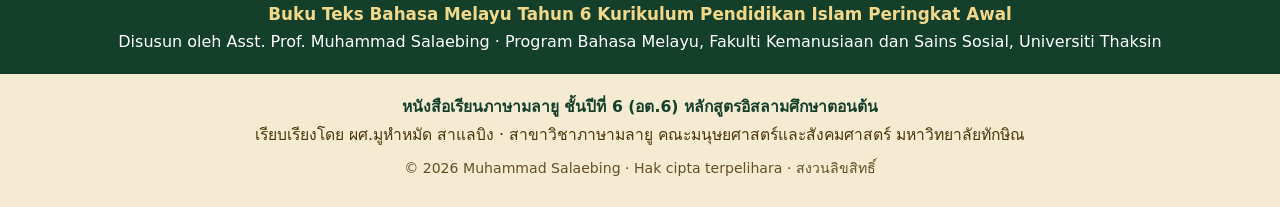
<file: pelajaran/11.html>
<!doctype html>
<html lang="th">
<head>
<meta charset="utf-8">
<meta name="viewport" content="width=device-width, initial-scale=1">
<meta http-equiv="Content-Security-Policy" content="default-src 'self'; script-src 'self' https://gc.zgo.at; style-src 'self' 'unsafe-inline' https://fonts.googleapis.com; font-src 'self' https://fonts.gstatic.com; img-src 'self' data: https://buku-bm-at6.goatcounter.com; connect-src 'self' https://buku-bm-at6.goatcounter.com; media-src 'self'; object-src 'none'; base-uri 'self'; form-action 'none'; upgrade-insecure-requests">
<meta name="referrer" content="strict-origin-when-cross-origin">
<title>Kata Dasar dan Kata Berimbuhan (คำรากฐานและคำเติม) — Pelajaran 11 | Buku Teks Bahasa Melayu Tahun 6 · หนังสือเรียนภาษามลายู อต.6</title>
<meta name="description" content="Pelajaran 11 Kata Dasar dan Kata Berimbuhan · บทที่ 11 คำรากฐานและคำเติม — Menyatakan perbezaan antara kata dasar dengan kata berimbuhan; Menambah awalan me- dan ber- pada kata dasar. บทเรียนภาษามลายู ชั้น อต.6 พร้อมเสียงอ่าน แบบฝึกหัด และ PDF">
<link rel="canonical" href="https://salaebing-bahasa.github.io/buku-bm-at6/pelajaran/11.html">
<meta name="author" content="Muhammad Salaebing (ผศ.มูหำหมัด สาแลบิง)">
<meta property="og:type" content="website">
<meta property="og:site_name" content="Buku Teks Bahasa Melayu Tahun 6 · หนังสือเรียนภาษามลายู อต.6">
<meta property="og:title" content="Kata Dasar dan Kata Berimbuhan (คำรากฐานและคำเติม) — Pelajaran 11 | Buku Teks Bahasa Melayu Tahun 6 · หนังสือเรียนภาษามลายู อต.6">
<meta property="og:description" content="Pelajaran 11 Kata Dasar dan Kata Berimbuhan · บทที่ 11 คำรากฐานและคำเติม — Menyatakan perbezaan antara kata dasar dengan kata berimbuhan; Menambah awalan me- dan ber- pada kata dasar. บทเรียนภาษามลายู ชั้น อต.6 พร้อมเสียงอ่าน แบบฝึกหัด และ PDF">
<meta property="og:url" content="https://salaebing-bahasa.github.io/buku-bm-at6/pelajaran/11.html">
<meta property="og:image" content="https://salaebing-bahasa.github.io/buku-bm-at6/assets/share.png">
<meta property="og:image:width" content="1200">
<meta property="og:image:height" content="630">
<meta property="og:locale" content="th_TH">
<meta property="og:locale:alternate" content="ms_MY">
<meta name="twitter:card" content="summary_large_image">
<script type="application/ld+json">{"@context":"https://schema.org","@type":"LearningResource","name":"Pelajaran 11: Kata Dasar dan Kata Berimbuhan (คำรากฐานและคำเติม)","description":"Menyatakan perbezaan antara kata dasar dengan kata berimbuhan; Menambah awalan me- dan ber- pada kata dasar","inLanguage":["ms","th"],"learningResourceType":"Lesson","educationalLevel":"Tahun 6 (อต.6)","teaches":"Kata Dasar dan Kata Berimbuhan","author":{"@type":"Person","name":"Muhammad Salaebing","alternateName":"ผศ.มูหำหมัด สาแลบิง","jobTitle":"Assistant Professor","affiliation":{"@type":"CollegeOrUniversity","name":"Thaksin University","alternateName":"มหาวิทยาลัยทักษิณ"}},"isAccessibleForFree":true,"isPartOf":{"@type":"Book","name":"Buku Teks Bahasa Melayu Tahun 6 · หนังสือเรียนภาษามลายู อต.6","url":"https://salaebing-bahasa.github.io/buku-bm-at6/"},"encoding":{"@type":"MediaObject","encodingFormat":"application/pdf","contentUrl":"https://salaebing-bahasa.github.io/buku-bm-at6/pdf/pelajaran-11.pdf"}}</script>
<link rel="preconnect" href="https://fonts.googleapis.com"><link rel="preconnect" href="https://fonts.gstatic.com" crossorigin><link href="https://fonts.googleapis.com/css2?family=Bai+Jamjuree:wght@500;600;700&family=Noto+Naskh+Arabic:wght@400;600&family=Sarabun:ital,wght@0,400;0,600;1,400&display=swap" rel="stylesheet">
<link rel="stylesheet" href="../assets/style.css">
<link rel="icon" href="../assets/favicon.svg" type="image/svg+xml">
</head>
<body>
<a class="skip" href="#isi"><span class="bi"><span lang="ms">Langkau ke kandungan</span><span class="tr">ข้ามไปยังเนื้อหา</span></span></a>
<header class="site-head">
  <a class="brand" href="../index.html"><span class="mark" aria-hidden="true"></span><span>Bahasa Melayu อต.6<small lang="ms">Kurikulum Pendidikan Islam Peringkat Awal</small><small>หลักสูตรอิสลามศึกษาตอนต้น</small></span></a>
  <nav aria-label="Menu utama · เมนูหลัก"><a href="../index.html"><span lang="ms">Laman Utama</span><small>หน้าแรก</small></a><a href="../index.html#pelajaran" aria-current="page"><span lang="ms">Pelajaran</span><small>บทเรียน</small></a><a href="../glosari.html"><span lang="ms">Glosari</span><small>อภิธานศัพท์</small></a><a href="../index.html#guru"><span lang="ms">Untuk Guru</span><small>สำหรับครู</small></a></nav>
</header>
<main id="isi">

<nav class="crumb" aria-label="Lokasi · ตำแหน่ง"><p lang="ms"><a href="../index.html">Laman Utama</a> / <a href="../index.html#pelajaran">Kandungan</a> / <span>Pelajaran 11</span></p><p class="tr"><a href="../index.html">หน้าแรก</a> / <a href="../index.html#pelajaran">สารบัญ</a> / <span>บทที่ 11</span></p></nav>
<article class="sheet">
<p class="running" aria-hidden="true"><span lang="ms">Buku Teks Bahasa Melayu Tahun 6</span><span>Pelajaran 11 · Kata Dasar dan Kata Berimbuhan</span></p>
<header class="opener">
  <p class="op-k"><span class="bi"><span lang="ms">Pelajaran</span><span class="tr">บทที่</span></span></p>
  <p class="op-n" aria-hidden="true">11</p>
  <p class="orn" aria-hidden="true"><span></span></p>
  <h1>Kata Dasar dan Kata Berimbuhan</h1>
  <p class="th-title">คำรากฐานและคำเติม</p>
  <ul class="chips" aria-label="Petunjuk · ตัวชี้วัด"><li title="Menyatakan perbezaan antara kata berimbuhan dengan kata dasar yang ditetapkan · บอกความแตกต่างของคำเติม (kata imbuhan) กับคำรากฐาน (kata dasar) ที่กำหนด">อต.6/7</li></ul>
  <a class="btn-ghost dl" href="../pdf/pelajaran-11.pdf" download="Bahasa-Melayu-AT6-Pelajaran-11.pdf"><svg viewBox="0 0 24 24" aria-hidden="true"><path d="M12 4v11m0 0-4.5-4.5M12 15l4.5-4.5M5 19h14" fill="none" stroke="currentColor" stroke-width="2" stroke-linecap="round" stroke-linejoin="round"/></svg><span class="bi"><span lang="ms">Muat turun PDF</span><span class="tr">ดาวน์โหลด PDF</span></span></a>
</header>
<aside class="box obj"><p class="box-t"><span class="bi"><span lang="ms">Objektif Pembelajaran</span><span class="tr">จุดประสงค์การเรียนรู้</span></span></p><ul><li><span class="bi"><span lang="ms">Menyatakan perbezaan antara kata dasar dengan kata berimbuhan</span><span class="tr">บอกความแตกต่างระหว่างคำรากฐานกับคำเติมได้</span></span></li><li><span class="bi"><span lang="ms">Menambah awalan me- dan ber- pada kata dasar</span><span class="tr">เติมคำเติมหน้า me- และ ber- ได้</span></span></li></ul></aside>
<section class="sec"><h3><span lang="ms">Apakah kata dasar dan kata berimbuhan?</span><span class="h-th">คำรากฐานและคำเติมคืออะไร</span></h3><ul class="bul"><li><span class="bi"><span lang="ms"><strong>Kata dasar</strong> ialah perkataan yang belum menerima imbuhan, contohnya masak, baju, baca.</span><span class="tr"><strong>Kata dasar</strong> (คำรากฐาน) คือคำที่ยังไม่มีการเติม เช่น masak, baju, baca</span></span></li><li><span class="bi"><span lang="ms"><strong>Imbuhan</strong> ialah unsur yang ditambah di hadapan atau di belakang kata, contohnya me-, ber-.</span><span class="tr"><strong>Imbuhan</strong> (คำเติม) คือหน่วยที่เติมหน้าหรือหลังคำ เช่น me-, ber-</span></span></li><li><span class="bi"><span lang="ms"><strong>Kata berimbuhan</strong> = kata dasar + imbuhan; maksud atau fungsinya berubah.</span><span class="tr"><strong>Kata berimbuhan</strong> (คำที่มีคำเติม) คือ คำรากฐาน + คำเติม ทำให้ความหมายหรือหน้าที่เปลี่ยนไป</span></span></li></ul>
<div class="tbl"><table><thead><tr><th><span class="bi"><span lang="ms">Imbuhan</span><span class="tr">คำเติม</span></span></th><th><span class="bi"><span lang="ms">Kata dasar</span><span class="tr">คำรากฐาน</span></span></th><th><span class="bi"><span lang="ms">Kata berimbuhan</span><span class="tr">คำที่มีคำเติม</span></span></th><th><span class="bi"><span lang="ms">Maksud</span><span class="tr">ความหมาย</span></span></th></tr></thead><tbody><tr><td>me-</td><td>masak</td><td><strong>memasak</strong></td><td>ทำอาหาร</td></tr><tr><td>me-</td><td>baca</td><td><strong>membaca</strong></td><td>อ่าน</td></tr><tr><td>me-</td><td>tulis</td><td><strong>menulis</strong></td><td>เขียน</td></tr><tr><td>me-</td><td>sapu</td><td><strong>menyapu</strong></td><td>กวาด</td></tr><tr><td>ber-</td><td>baju</td><td><strong>berbaju</strong></td><td>สวมเสื้อ</td></tr><tr><td>ber-</td><td>main</td><td><strong>bermain</strong></td><td>เล่น</td></tr><tr><td>ber-</td><td>jalan</td><td><strong>berjalan</strong></td><td>เดิน</td></tr></tbody></table></div>
<aside class="box note"><p class="box-t"><span class="bi"><span lang="ms">Perhatikan</span><span class="tr">สังเกต</span></span></p><p><span class="bi"><span lang="ms">Awalan me- berubah bentuk mengikut huruf pertama kata dasar: b → <strong>mem</strong>baca, t → <strong>men</strong>ulis, s → <strong>meny</strong>apu, m → <strong>me</strong>masak</span><span class="tr">me- เปลี่ยนรูปตามอักษรตัวแรกของคำรากฐาน: b → <strong>mem</strong>baca, t → <strong>men</strong>ulis, s → <strong>meny</strong>apu, m → <strong>me</strong>masak</span></span></p></aside></section>
<section class="sec" id="latihan"><h3><span lang="ms">Latihan</span><span class="h-th">แบบฝึกหัด</span></h3><ol class="latihan"><li><p class="q"><span class="bi"><span lang="ms">Nyatakan kata dasar.</span><span class="tr">ระบุคำรากฐาน</span></span></p><ol class="items"><li>memasak  →  <span class="blank" aria-label="ช่องว่าง"></span></li><li>berbaju  →  <span class="blank" aria-label="ช่องว่าง"></span></li><li>bermain  →  <span class="blank" aria-label="ช่องว่าง"></span></li></ol><details class="ans"><summary><span class="bi"><span lang="ms">Lihat jawapan</span><span class="tr">ดูเฉลย</span></span></summary><p>masak, baju, main</p></details></li><li><p class="q"><span class="bi"><span lang="ms">Isikan dengan imbuhan me- atau ber-.</span><span class="tr">เติม me- หรือ ber-</span></span></p><ol class="items"><li>Adik <span class="blank" aria-label="ช่องว่าง"></span> (main) di padang.</li><li>Ibu <span class="blank" aria-label="ช่องว่าง"></span> (masak) nasi.</li><li>Kakak <span class="blank" aria-label="ช่องว่าง"></span> (baca) al-Quran.</li></ol><details class="ans"><summary><span class="bi"><span lang="ms">Lihat jawapan</span><span class="tr">ดูเฉลย</span></span></summary><p>bermain, memasak, membaca</p></details></li><li><p class="q"><span class="bi"><span lang="ms">Kata dasar atau kata berimbuhan?</span><span class="tr">kata dasar หรือ kata berimbuhan?</span></span></p><ol class="items"><li>jalan  <span class="blank" aria-label="ช่องว่าง"></span></li><li>menulis  <span class="blank" aria-label="ช่องว่าง"></span></li></ol><details class="ans"><summary><span class="bi"><span lang="ms">Lihat jawapan</span><span class="tr">ดูเฉลย</span></span></summary><p>kata dasar, kata berimbuhan</p></details></li></ol></section>

<aside class="box nilai"><p class="box-t"><span class="bi"><span lang="ms">Nilai Murni</span><span class="tr">ข้อคิด</span></span></p><p lang="ms">Memahami asal usul perkataan memudahkan kita belajar bahasa Melayu dan menggunakannya dengan betul.</p><p class="tr nilai-th">เข้าใจที่มาของคำทำให้เรียนภาษามลายูได้ง่ายและใช้ได้ถูกต้อง</p></aside>
<p class="folio" aria-hidden="true"><span>11</span></p>
</article>
<nav class="pager" aria-label="Pelajaran sebelum dan seterusnya · บทก่อนหน้าและถัดไป">
  <a class="prev" href="10.html" rel="prev"><small><span class="bi"><span lang="ms">← Pelajaran sebelum</span><span class="tr">บทก่อนหน้า</span></span></small>Sinonim dan Antonim</a>
  <a class="next" href="12.html" rel="next"><small><span class="bi"><span lang="ms">Pelajaran seterusnya →</span><span class="tr">บทถัดไป</span></span></small>Pantun</a>
</nav>
<p class="swipe-hint"><span class="bi"><span lang="ms">Leret ke kiri atau ke kanan untuk menukar pelajaran</span><span class="tr">ปัดซ้ายหรือขวาเพื่อเปลี่ยนบท</span></span></p>
</main>
<footer class="site-foot">
  <div class="foot-ms" lang="ms">
    <p>Buku Teks Bahasa Melayu Tahun 6 Kurikulum Pendidikan Islam Peringkat Awal</p>
    <p>Disusun oleh Asst. Prof. Muhammad Salaebing · Program Bahasa Melayu, Fakulti Kemanusiaan dan Sains Sosial, Universiti Thaksin</p>
  </div>
  <div class="foot-th">
    <p>หนังสือเรียนภาษามลายู ชั้นปีที่ 6 (อต.6) หลักสูตรอิสลามศึกษาตอนต้น</p>
    <p>เรียบเรียงโดย ผศ.มูหำหมัด สาแลบิง · สาขาวิชาภาษามลายู คณะมนุษยศาสตร์และสังคมศาสตร์ มหาวิทยาลัยทักษิณ</p>
    <p class="copy">© 2026 Muhammad Salaebing · <span lang="ms">Hak cipta terpelihara</span> · สงวนลิขสิทธิ์</p>
  </div>
</footer>
<script src="../assets/app.js"></script>
<script data-goatcounter="https://buku-bm-at6.goatcounter.com/count" async src="https://gc.zgo.at/count.js"></script>
</body>
</html>
</file>
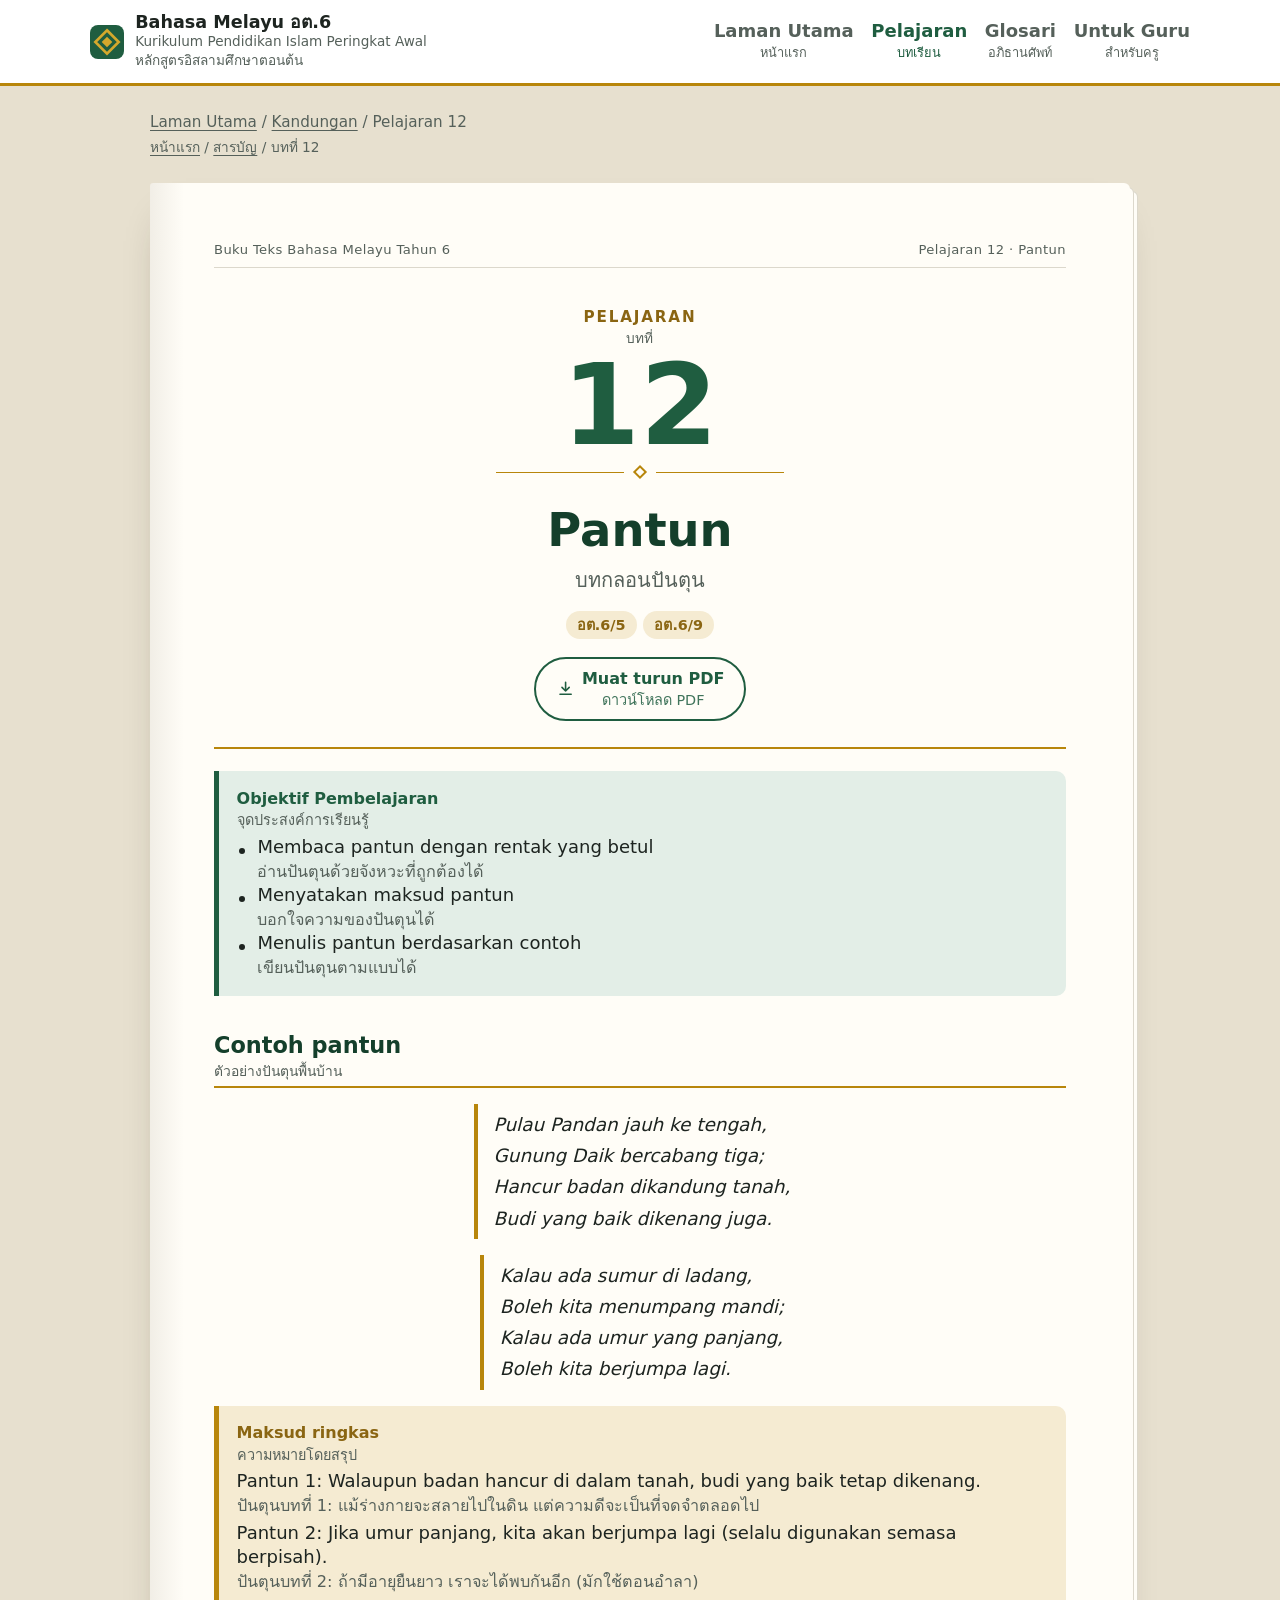
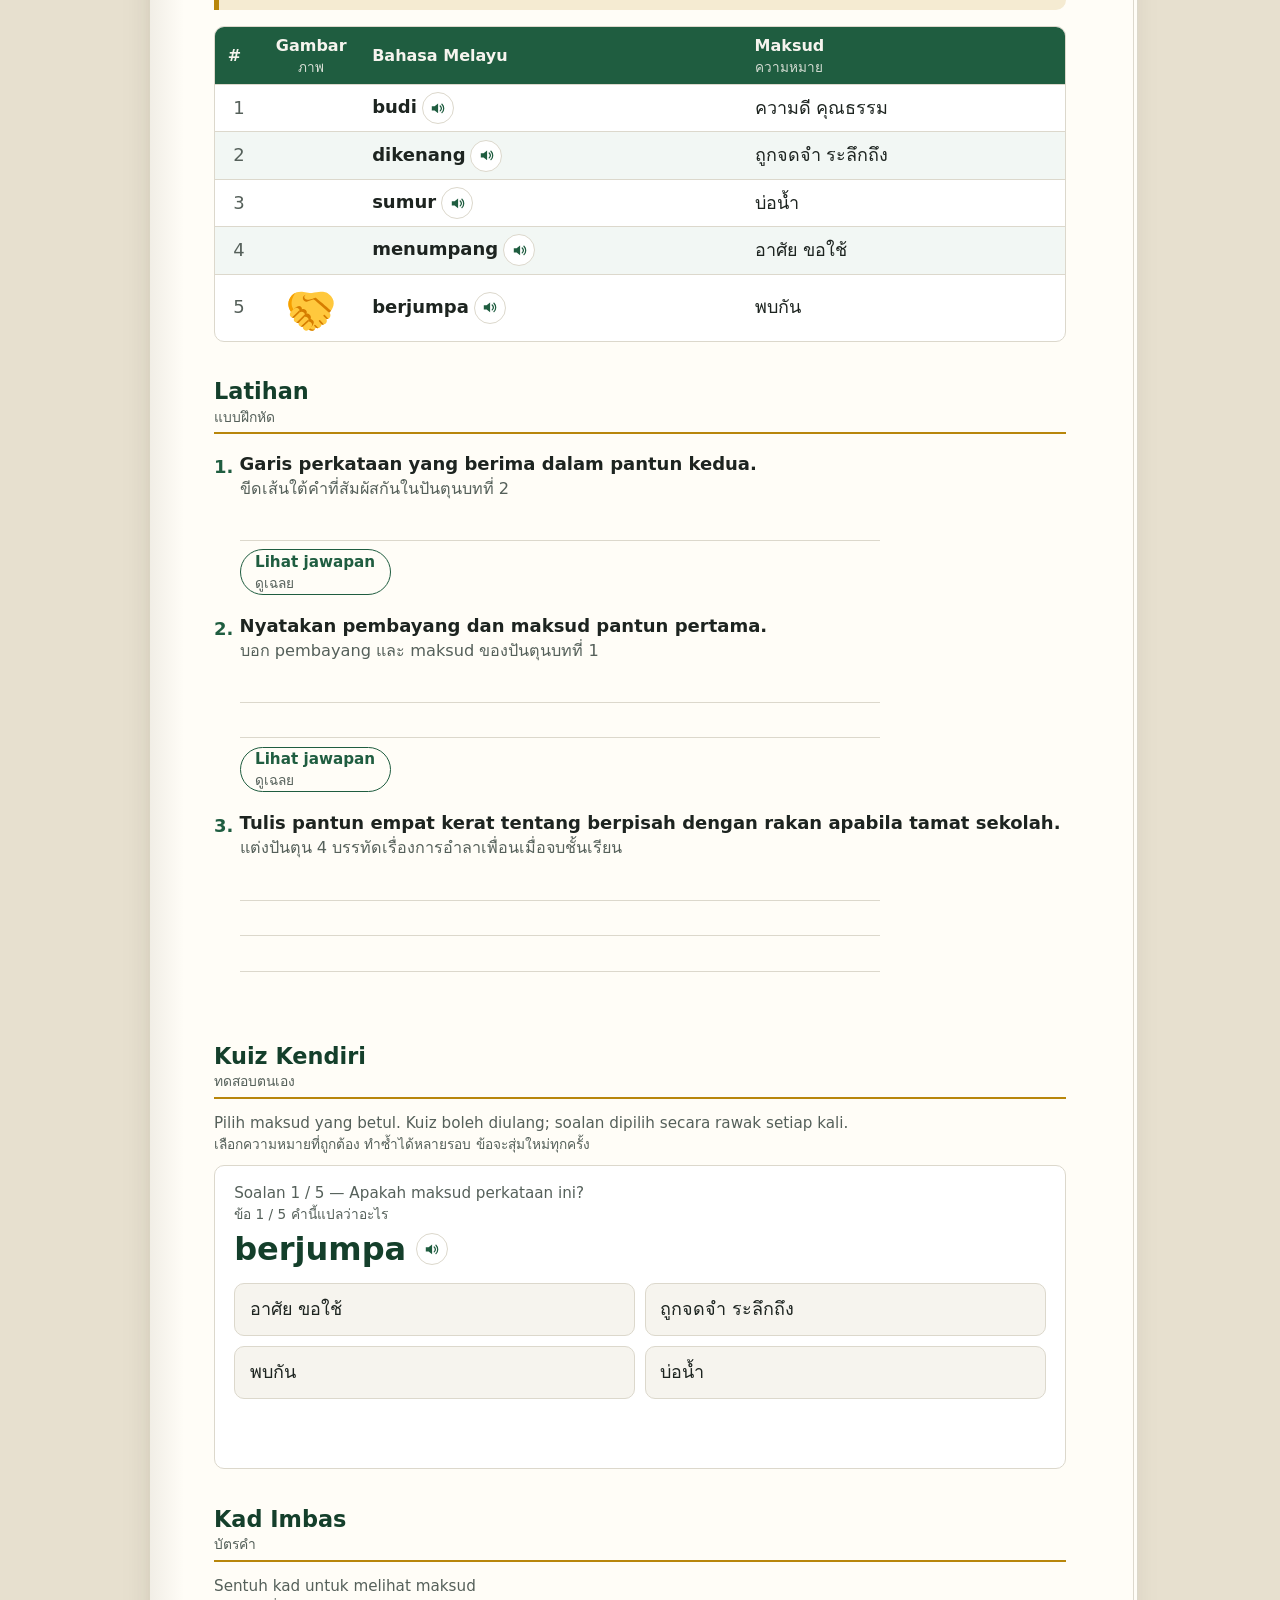
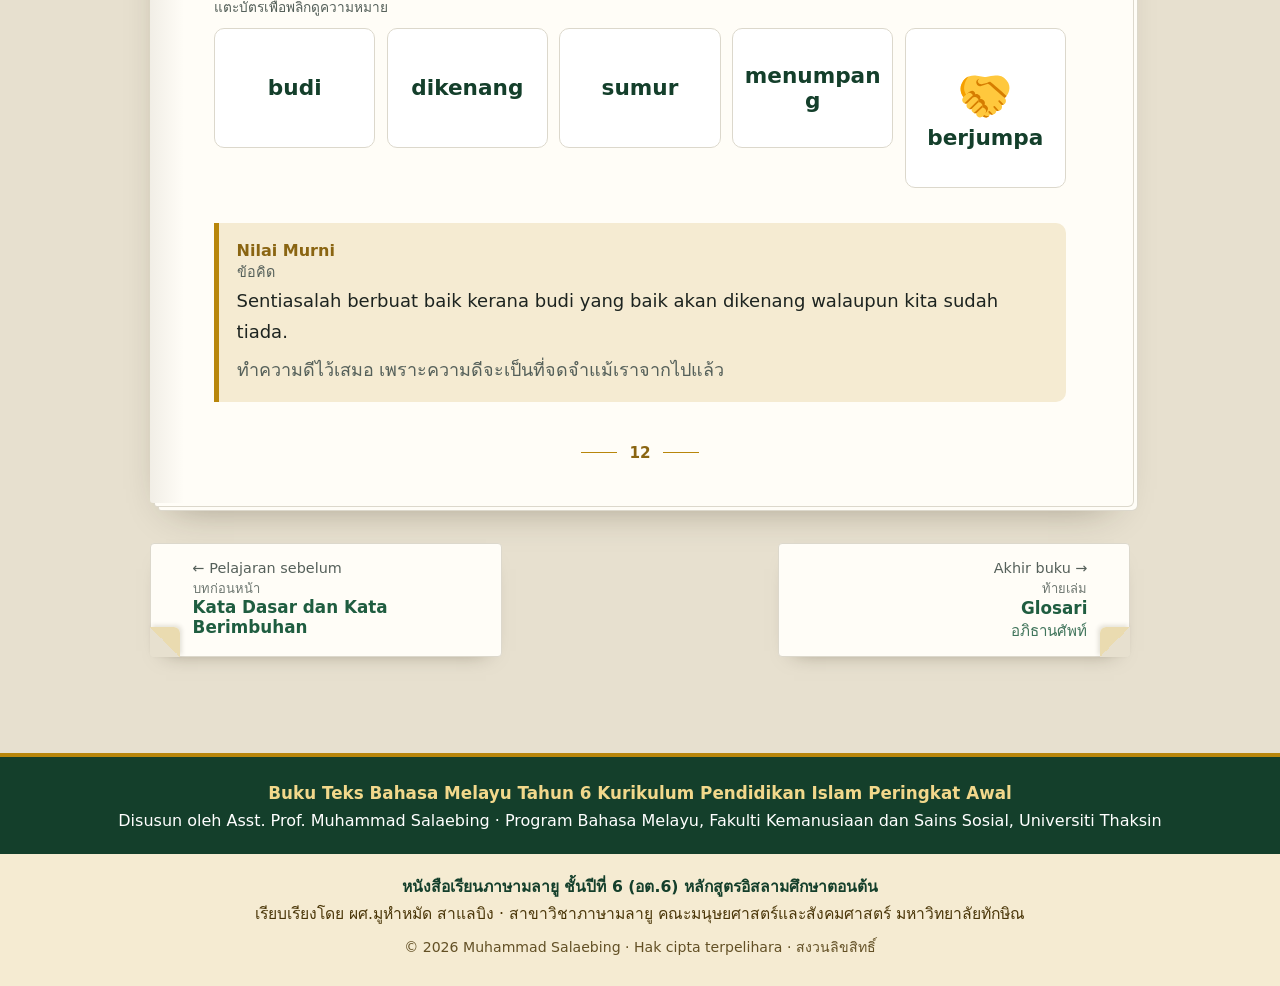
<file: pelajaran/12.html>
<!doctype html>
<html lang="th">
<head>
<meta charset="utf-8">
<meta name="viewport" content="width=device-width, initial-scale=1">
<meta http-equiv="Content-Security-Policy" content="default-src 'self'; script-src 'self' https://gc.zgo.at; style-src 'self' 'unsafe-inline' https://fonts.googleapis.com; font-src 'self' https://fonts.gstatic.com; img-src 'self' data: https://buku-bm-at6.goatcounter.com; connect-src 'self' https://buku-bm-at6.goatcounter.com; media-src 'self'; object-src 'none'; base-uri 'self'; form-action 'none'; upgrade-insecure-requests">
<meta name="referrer" content="strict-origin-when-cross-origin">
<title>Pantun (บทกลอนปันตุน) — Pelajaran 12 | Buku Teks Bahasa Melayu Tahun 6 · หนังสือเรียนภาษามลายู อต.6</title>
<meta name="description" content="Pelajaran 12 Pantun · บทที่ 12 บทกลอนปันตุน — Membaca pantun dengan rentak yang betul; Menyatakan maksud pantun; Menulis pantun berdasarkan contoh. บทเรียนภาษามลายู ชั้น อต.6 พร้อมเสียงอ่าน แบบฝึกหัด และ PDF">
<link rel="canonical" href="https://salaebing-bahasa.github.io/buku-bm-at6/pelajaran/12.html">
<meta name="author" content="Muhammad Salaebing (ผศ.มูหำหมัด สาแลบิง)">
<meta property="og:type" content="website">
<meta property="og:site_name" content="Buku Teks Bahasa Melayu Tahun 6 · หนังสือเรียนภาษามลายู อต.6">
<meta property="og:title" content="Pantun (บทกลอนปันตุน) — Pelajaran 12 | Buku Teks Bahasa Melayu Tahun 6 · หนังสือเรียนภาษามลายู อต.6">
<meta property="og:description" content="Pelajaran 12 Pantun · บทที่ 12 บทกลอนปันตุน — Membaca pantun dengan rentak yang betul; Menyatakan maksud pantun; Menulis pantun berdasarkan contoh. บทเรียนภาษามลายู ชั้น อต.6 พร้อมเสียงอ่าน แบบฝึกหัด และ PDF">
<meta property="og:url" content="https://salaebing-bahasa.github.io/buku-bm-at6/pelajaran/12.html">
<meta property="og:image" content="https://salaebing-bahasa.github.io/buku-bm-at6/assets/share.png">
<meta property="og:image:width" content="1200">
<meta property="og:image:height" content="630">
<meta property="og:locale" content="th_TH">
<meta property="og:locale:alternate" content="ms_MY">
<meta name="twitter:card" content="summary_large_image">
<script type="application/ld+json">{"@context":"https://schema.org","@type":"LearningResource","name":"Pelajaran 12: Pantun (บทกลอนปันตุน)","description":"Membaca pantun dengan rentak yang betul; Menyatakan maksud pantun; Menulis pantun berdasarkan contoh","inLanguage":["ms","th"],"learningResourceType":"Lesson","educationalLevel":"Tahun 6 (อต.6)","teaches":"Pantun","author":{"@type":"Person","name":"Muhammad Salaebing","alternateName":"ผศ.มูหำหมัด สาแลบิง","jobTitle":"Assistant Professor","affiliation":{"@type":"CollegeOrUniversity","name":"Thaksin University","alternateName":"มหาวิทยาลัยทักษิณ"}},"isAccessibleForFree":true,"isPartOf":{"@type":"Book","name":"Buku Teks Bahasa Melayu Tahun 6 · หนังสือเรียนภาษามลายู อต.6","url":"https://salaebing-bahasa.github.io/buku-bm-at6/"},"encoding":{"@type":"MediaObject","encodingFormat":"application/pdf","contentUrl":"https://salaebing-bahasa.github.io/buku-bm-at6/pdf/pelajaran-12.pdf"}}</script>
<link rel="preconnect" href="https://fonts.googleapis.com"><link rel="preconnect" href="https://fonts.gstatic.com" crossorigin><link href="https://fonts.googleapis.com/css2?family=Bai+Jamjuree:wght@500;600;700&family=Noto+Naskh+Arabic:wght@400;600&family=Sarabun:ital,wght@0,400;0,600;1,400&display=swap" rel="stylesheet">
<link rel="stylesheet" href="../assets/style.css">
<link rel="icon" href="../assets/favicon.svg" type="image/svg+xml">
</head>
<body>
<a class="skip" href="#isi"><span class="bi"><span lang="ms">Langkau ke kandungan</span><span class="tr">ข้ามไปยังเนื้อหา</span></span></a>
<header class="site-head">
  <a class="brand" href="../index.html"><span class="mark" aria-hidden="true"></span><span>Bahasa Melayu อต.6<small lang="ms">Kurikulum Pendidikan Islam Peringkat Awal</small><small>หลักสูตรอิสลามศึกษาตอนต้น</small></span></a>
  <nav aria-label="Menu utama · เมนูหลัก"><a href="../index.html"><span lang="ms">Laman Utama</span><small>หน้าแรก</small></a><a href="../index.html#pelajaran" aria-current="page"><span lang="ms">Pelajaran</span><small>บทเรียน</small></a><a href="../glosari.html"><span lang="ms">Glosari</span><small>อภิธานศัพท์</small></a><a href="../index.html#guru"><span lang="ms">Untuk Guru</span><small>สำหรับครู</small></a></nav>
</header>
<main id="isi">

<nav class="crumb" aria-label="Lokasi · ตำแหน่ง"><p lang="ms"><a href="../index.html">Laman Utama</a> / <a href="../index.html#pelajaran">Kandungan</a> / <span>Pelajaran 12</span></p><p class="tr"><a href="../index.html">หน้าแรก</a> / <a href="../index.html#pelajaran">สารบัญ</a> / <span>บทที่ 12</span></p></nav>
<article class="sheet">
<p class="running" aria-hidden="true"><span lang="ms">Buku Teks Bahasa Melayu Tahun 6</span><span>Pelajaran 12 · Pantun</span></p>
<header class="opener">
  <p class="op-k"><span class="bi"><span lang="ms">Pelajaran</span><span class="tr">บทที่</span></span></p>
  <p class="op-n" aria-hidden="true">12</p>
  <p class="orn" aria-hidden="true"><span></span></p>
  <h1>Pantun</h1>
  <p class="th-title">บทกลอนปันตุน</p>
  <ul class="chips" aria-label="Petunjuk · ตัวชี้วัด"><li title="Membaca dan menulis pantun yang ditetapkan · อ่านและเขียนบทกลอนที่กำหนด">อต.6/5</li><li title="Menghargai nilai dan kepentingan penggunaan bahasa Melayu yang ditetapkan · เห็นคุณค่าและความสำคัญในการใช้ภาษามลายูที่กำหนด">อต.6/9</li></ul>
  <a class="btn-ghost dl" href="../pdf/pelajaran-12.pdf" download="Bahasa-Melayu-AT6-Pelajaran-12.pdf"><svg viewBox="0 0 24 24" aria-hidden="true"><path d="M12 4v11m0 0-4.5-4.5M12 15l4.5-4.5M5 19h14" fill="none" stroke="currentColor" stroke-width="2" stroke-linecap="round" stroke-linejoin="round"/></svg><span class="bi"><span lang="ms">Muat turun PDF</span><span class="tr">ดาวน์โหลด PDF</span></span></a>
</header>
<aside class="box obj"><p class="box-t"><span class="bi"><span lang="ms">Objektif Pembelajaran</span><span class="tr">จุดประสงค์การเรียนรู้</span></span></p><ul><li><span class="bi"><span lang="ms">Membaca pantun dengan rentak yang betul</span><span class="tr">อ่านปันตุนด้วยจังหวะที่ถูกต้องได้</span></span></li><li><span class="bi"><span lang="ms">Menyatakan maksud pantun</span><span class="tr">บอกใจความของปันตุนได้</span></span></li><li><span class="bi"><span lang="ms">Menulis pantun berdasarkan contoh</span><span class="tr">เขียนปันตุนตามแบบได้</span></span></li></ul></aside>
<section class="sec"><h3><span lang="ms">Contoh pantun</span><span class="h-th">ตัวอย่างปันตุนพื้นบ้าน</span></h3><blockquote class="pantun"><em>Pulau Pandan jauh ke tengah,</em><br><em>Gunung Daik bercabang tiga;</em><br><em>Hancur badan dikandung tanah,</em><br><em>Budi yang baik dikenang juga.</em></blockquote><blockquote class="pantun"><em>Kalau ada sumur di ladang,</em><br><em>Boleh kita menumpang mandi;</em><br><em>Kalau ada umur yang panjang,</em><br><em>Boleh kita berjumpa lagi.</em><br></blockquote>
<aside class="box note"><p class="box-t"><span class="bi"><span lang="ms">Maksud ringkas</span><span class="tr">ความหมายโดยสรุป</span></span></p><p><span class="bi"><span lang="ms">Pantun 1: Walaupun badan hancur di dalam tanah, budi yang baik tetap dikenang.</span><span class="tr">ปันตุนบทที่ 1: แม้ร่างกายจะสลายไปในดิน แต่ความดีจะเป็นที่จดจำตลอดไป</span></span></p><p><span class="bi"><span lang="ms">Pantun 2: Jika umur panjang, kita akan berjumpa lagi (selalu digunakan semasa berpisah).</span><span class="tr">ปันตุนบทที่ 2: ถ้ามีอายุยืนยาว เราจะได้พบกันอีก (มักใช้ตอนอำลา)</span></span></p></aside>
<div class="tbl"><table class="vocab"><thead><tr><th>#</th><th class="pic-c"><span class="bi"><span lang="ms">Gambar</span><span class="tr">ภาพ</span></span></th><th>Bahasa Melayu</th><th><span class="bi"><span lang="ms">Maksud</span><span class="tr">ความหมาย</span></span></th></tr></thead><tbody><tr><td class="n">1</td><td class="pic-c"></td><td class="ms"><span>budi</span><button type="button" class="say" data-say="budi" aria-label="ฟังเสียง budi" title="ฟังเสียง"><svg viewBox="0 0 24 24" aria-hidden="true"><path d="M4 9h4l5-4v14l-5-4H4z" fill="currentColor"/><path d="M16 8.5a5 5 0 0 1 0 7M18.5 6a8.5 8.5 0 0 1 0 12" fill="none" stroke="currentColor" stroke-width="1.8" stroke-linecap="round"/></svg></button></td><td>ความดี คุณธรรม</td></tr><tr><td class="n">2</td><td class="pic-c"></td><td class="ms"><span>dikenang</span><button type="button" class="say" data-say="dikenang" aria-label="ฟังเสียง dikenang" title="ฟังเสียง"><svg viewBox="0 0 24 24" aria-hidden="true"><path d="M4 9h4l5-4v14l-5-4H4z" fill="currentColor"/><path d="M16 8.5a5 5 0 0 1 0 7M18.5 6a8.5 8.5 0 0 1 0 12" fill="none" stroke="currentColor" stroke-width="1.8" stroke-linecap="round"/></svg></button></td><td>ถูกจดจำ ระลึกถึง</td></tr><tr><td class="n">3</td><td class="pic-c"></td><td class="ms"><span>sumur</span><button type="button" class="say" data-say="sumur" aria-label="ฟังเสียง sumur" title="ฟังเสียง"><svg viewBox="0 0 24 24" aria-hidden="true"><path d="M4 9h4l5-4v14l-5-4H4z" fill="currentColor"/><path d="M16 8.5a5 5 0 0 1 0 7M18.5 6a8.5 8.5 0 0 1 0 12" fill="none" stroke="currentColor" stroke-width="1.8" stroke-linecap="round"/></svg></button></td><td>บ่อน้ำ</td></tr><tr><td class="n">4</td><td class="pic-c"></td><td class="ms"><span>menumpang</span><button type="button" class="say" data-say="menumpang" aria-label="ฟังเสียง menumpang" title="ฟังเสียง"><svg viewBox="0 0 24 24" aria-hidden="true"><path d="M4 9h4l5-4v14l-5-4H4z" fill="currentColor"/><path d="M16 8.5a5 5 0 0 1 0 7M18.5 6a8.5 8.5 0 0 1 0 12" fill="none" stroke="currentColor" stroke-width="1.8" stroke-linecap="round"/></svg></button></td><td>อาศัย ขอใช้</td></tr><tr><td class="n">5</td><td class="pic-c"><img class="pic" src="../assets/gambar/berjumpa.svg" alt="" width="52" height="52" loading="lazy" decoding="async"></td><td class="ms"><span>berjumpa</span><button type="button" class="say" data-say="berjumpa" aria-label="ฟังเสียง berjumpa" title="ฟังเสียง"><svg viewBox="0 0 24 24" aria-hidden="true"><path d="M4 9h4l5-4v14l-5-4H4z" fill="currentColor"/><path d="M16 8.5a5 5 0 0 1 0 7M18.5 6a8.5 8.5 0 0 1 0 12" fill="none" stroke="currentColor" stroke-width="1.8" stroke-linecap="round"/></svg></button></td><td>พบกัน</td></tr></tbody></table></div></section>
<section class="sec" id="latihan"><h3><span lang="ms">Latihan</span><span class="h-th">แบบฝึกหัด</span></h3><ol class="latihan"><li><p class="q"><span class="bi"><span lang="ms">Garis perkataan yang berima dalam pantun kedua.</span><span class="tr">ขีดเส้นใต้คำที่สัมผัสกันในปันตุนบทที่ 2</span></span></p><div class="write" style="--n:1" aria-hidden="true"></div><details class="ans"><summary><span class="bi"><span lang="ms">Lihat jawapan</span><span class="tr">ดูเฉลย</span></span></summary><p>ladang – panjang, mandi – lagi</p></details></li><li><p class="q"><span class="bi"><span lang="ms">Nyatakan pembayang dan maksud pantun pertama.</span><span class="tr">บอก pembayang และ maksud ของปันตุนบทที่ 1</span></span></p><div class="write" style="--n:2" aria-hidden="true"></div><details class="ans"><summary><span class="bi"><span lang="ms">Lihat jawapan</span><span class="tr">ดูเฉลย</span></span></summary><p><span class="bi"><span lang="ms">pembayang: baris 1–2; maksud: baris 3–4</span><span class="tr">pembayang: บรรทัด 1–2; maksud: บรรทัด 3–4</span></span></p></details></li><li><p class="q"><span class="bi"><span lang="ms">Tulis pantun empat kerat tentang berpisah dengan rakan apabila tamat sekolah.</span><span class="tr">แต่งปันตุน 4 บรรทัดเรื่องการอำลาเพื่อนเมื่อจบชั้นเรียน</span></span></p><div class="write" style="--n:4" aria-hidden="true"></div></li></ol></section>

<section class="sec kuiz" id="kuiz">
  <h3><span lang="ms">Kuiz Kendiri</span><span class="h-th">ทดสอบตนเอง</span></h3>
  <p class="hint"><span class="bi"><span lang="ms">Pilih maksud yang betul. Kuiz boleh diulang; soalan dipilih secara rawak setiap kali.</span><span class="tr">เลือกความหมายที่ถูกต้อง ทำซ้ำได้หลายรอบ ข้อจะสุ่มใหม่ทุกครั้ง</span></span></p>
  <div class="quiz" data-vocab="[{&quot;ms&quot;:&quot;budi&quot;,&quot;th&quot;:&quot;ความดี คุณธรรม&quot;},{&quot;ms&quot;:&quot;dikenang&quot;,&quot;th&quot;:&quot;ถูกจดจำ ระลึกถึง&quot;},{&quot;ms&quot;:&quot;sumur&quot;,&quot;th&quot;:&quot;บ่อน้ำ&quot;},{&quot;ms&quot;:&quot;menumpang&quot;,&quot;th&quot;:&quot;อาศัย ขอใช้&quot;},{&quot;ms&quot;:&quot;berjumpa&quot;,&quot;th&quot;:&quot;พบกัน&quot;,&quot;img&quot;:&quot;berjumpa&quot;}]"></div>
</section>
<section class="sec" id="kad">
  <h3><span lang="ms">Kad Imbas</span><span class="h-th">บัตรคำ</span></h3>
  <p class="hint"><span class="bi"><span lang="ms">Sentuh kad untuk melihat maksud</span><span class="tr">แตะบัตรเพื่อพลิกดูความหมาย</span></span></p>
  <div class="cards" data-vocab="[{&quot;ms&quot;:&quot;budi&quot;,&quot;th&quot;:&quot;ความดี คุณธรรม&quot;},{&quot;ms&quot;:&quot;dikenang&quot;,&quot;th&quot;:&quot;ถูกจดจำ ระลึกถึง&quot;},{&quot;ms&quot;:&quot;sumur&quot;,&quot;th&quot;:&quot;บ่อน้ำ&quot;},{&quot;ms&quot;:&quot;menumpang&quot;,&quot;th&quot;:&quot;อาศัย ขอใช้&quot;},{&quot;ms&quot;:&quot;berjumpa&quot;,&quot;th&quot;:&quot;พบกัน&quot;,&quot;img&quot;:&quot;berjumpa&quot;}]"></div>
</section>
<aside class="box nilai"><p class="box-t"><span class="bi"><span lang="ms">Nilai Murni</span><span class="tr">ข้อคิด</span></span></p><p lang="ms">Sentiasalah berbuat baik kerana budi yang baik akan dikenang walaupun kita sudah tiada.</p><p class="tr nilai-th">ทำความดีไว้เสมอ เพราะความดีจะเป็นที่จดจำแม้เราจากไปแล้ว</p></aside>
<p class="folio" aria-hidden="true"><span>12</span></p>
</article>
<nav class="pager" aria-label="Pelajaran sebelum dan seterusnya · บทก่อนหน้าและถัดไป">
  <a class="prev" href="11.html" rel="prev"><small><span class="bi"><span lang="ms">← Pelajaran sebelum</span><span class="tr">บทก่อนหน้า</span></span></small>Kata Dasar dan Kata Berimbuhan</a>
  <a class="next" href="../glosari.html"><small><span class="bi"><span lang="ms">Akhir buku →</span><span class="tr">ท้ายเล่ม</span></span></small><span class="bi"><span lang="ms">Glosari</span><span class="tr">อภิธานศัพท์</span></span></a>
</nav>
<p class="swipe-hint"><span class="bi"><span lang="ms">Leret ke kiri atau ke kanan untuk menukar pelajaran</span><span class="tr">ปัดซ้ายหรือขวาเพื่อเปลี่ยนบท</span></span></p>
</main>
<footer class="site-foot">
  <div class="foot-ms" lang="ms">
    <p>Buku Teks Bahasa Melayu Tahun 6 Kurikulum Pendidikan Islam Peringkat Awal</p>
    <p>Disusun oleh Asst. Prof. Muhammad Salaebing · Program Bahasa Melayu, Fakulti Kemanusiaan dan Sains Sosial, Universiti Thaksin</p>
  </div>
  <div class="foot-th">
    <p>หนังสือเรียนภาษามลายู ชั้นปีที่ 6 (อต.6) หลักสูตรอิสลามศึกษาตอนต้น</p>
    <p>เรียบเรียงโดย ผศ.มูหำหมัด สาแลบิง · สาขาวิชาภาษามลายู คณะมนุษยศาสตร์และสังคมศาสตร์ มหาวิทยาลัยทักษิณ</p>
    <p class="copy">© 2026 Muhammad Salaebing · <span lang="ms">Hak cipta terpelihara</span> · สงวนลิขสิทธิ์</p>
  </div>
</footer>
<script src="../assets/app.js"></script>
<script data-goatcounter="https://buku-bm-at6.goatcounter.com/count" async src="https://gc.zgo.at/count.js"></script>
</body>
</html>
</file>
<file: assets/style.css>
/* Bahasa Melayu อต.1 — hijau pandan + emas */
:root {
  --paper: #F6F4EE;
  --surface: #FFFFFF;
  --ink: #1D2420;
  --ink-soft: #55605A;
  --green: #1F5D40;
  --green-deep: #143F2B;
  --green-soft: #E3EEE7;
  --gold: #8A6512;
  --gold-line: #B8860B;
  --gold-soft: #F5EBD2;
  --line: #DCD8CC;
  --desk: #E7E0CF;
  --sheet: #FFFDF7;
  --fold: #EADBB0;
  --ok: #1F6B3F;
  --ok-bg: #DFF0E5;
  --no: #9B2C2C;
  --no-bg: #F7E3E3;
  --radius: 10px;
  --measure: 72ch;
  --f-head: "Bai Jamjuree", "Sarabun", system-ui, sans-serif;
  --f-body: "Sarabun", system-ui, sans-serif;
  --f-jawi: "Noto Naskh Arabic", "Traditional Arabic", serif;
  color-scheme: light;
}
@media (prefers-color-scheme: dark) {
  :root:not([data-theme="light"]) {
    --paper: #141A17; --surface: #1C2420; --ink: #EAF0EC; --ink-soft: #B3BFB8;
    --green: #8FD1AE; --green-deep: #BFE8D1; --green-soft: #22352B;
    --gold: #E3C06A; --gold-line: #B8913A; --gold-soft: #3A3120; --line: #33403A;
    --desk: #0D1310; --sheet: #19211D; --fold: #4A3F26;
    --ok: #8FD3A6; --ok-bg: #1F3A29; --no: #F0A3A3; --no-bg: #4A2323;
    color-scheme: dark;
  }
}
:root[data-theme="dark"] {
  --paper: #141A17; --surface: #1C2420; --ink: #EAF0EC; --ink-soft: #B3BFB8;
  --green: #8FD1AE; --green-deep: #BFE8D1; --green-soft: #22352B;
  --gold: #E3C06A; --gold-line: #B8913A; --gold-soft: #3A3120; --line: #33403A;
  --desk: #0D1310; --sheet: #19211D; --fold: #4A3F26;
  --ok: #8FD3A6; --ok-bg: #1F3A29; --no: #F0A3A3; --no-bg: #4A2323;
  color-scheme: dark;
}

* { box-sizing: border-box; }
html { scroll-behavior: smooth; -webkit-text-size-adjust: 100%; }
body { margin: 0; background: var(--desk); color: var(--ink); font: 400 1.125rem/1.7 var(--f-body); }
a { color: var(--green); text-underline-offset: 3px; }
h1, h2, h3, h4 { font-family: var(--f-head); line-height: 1.3; color: var(--green-deep); }
strong { font-weight: 600; }
.jw, [lang="ms-Arab"] { font-family: var(--f-jawi); font-size: 1.15em; line-height: 2; unicode-bidi: isolate; }
:focus-visible { outline: 3px solid var(--gold-line); outline-offset: 2px; border-radius: 4px; }

.skip { position: absolute; left: -999px; top: 0; background: var(--green); color: #fff; padding: .5rem 1rem; z-index: 10; }
.skip:focus { left: 1rem; }

/* หัวและท้ายเว็บ */
.site-head { display: flex; flex-wrap: wrap; gap: .5rem 1.5rem; align-items: center; justify-content: space-between; padding: .75rem max(16px, calc((100% - 1100px) / 2)); background: var(--surface); border-bottom: 3px solid var(--gold-line); }
.brand { display: flex; gap: .7rem; align-items: center; text-decoration: none; color: var(--ink); font: 600 1.1rem/1.2 var(--f-head); }
.brand small { display: block; font: 400 .85rem var(--f-body); color: var(--ink-soft); }
.mark { width: 34px; height: 34px; border-radius: 8px; background: var(--green) url("favicon.svg") center/cover; flex: none; }
.site-head nav { display: flex; gap: 1.1rem; flex-wrap: wrap; }
.site-head nav a { text-decoration: none; color: var(--ink-soft); font-weight: 600; display: flex; flex-direction: column; align-items: center; line-height: 1.2; }
.site-head nav a small { font: 400 .8rem var(--f-body); }
.site-head nav a:hover, .site-head nav a[aria-current] { color: var(--green); }
/* สองภาษา: มลายูก่อน ไทยตามหลัง */
.tr { color: var(--ink-soft); font-weight: 400; }
.bi { display: inline-flex; flex-direction: column; vertical-align: top; line-height: 1.35; }
.bi > .tr { font-size: .9em; margin-top: .1rem; }
.btn .bi, .btn-ghost .bi { align-items: center; }
.btn, .btn-ghost { border-radius: 16px; }
.word-foot .btn-ghost { min-width: 9rem; justify-content: center; }
th .bi > .tr { color: inherit; opacity: .85; font-size: .85em; }
.crumb p { margin: 0; }
.crumb p.tr { font-size: .9em; }
.pager .bi { display: flex; }
.pager .next .bi { align-items: flex-end; }
.skip .tr { color: inherit; }
.btn .tr, .btn-ghost .tr, .pager .tr { color: inherit; opacity: .85; }
.h-th { display: block; font: 500 .62em/1.4 var(--f-body); color: var(--ink-soft); margin-top: .1rem; }
.dw { margin: 0 0 1rem; }
.dw p { margin: 0; }
.dw p.tr { margin-top: .3rem; }
.dw.lede p.tr { font-size: 1rem; }
.guru li p { margin: 0; }
.guru li p.tr { margin: .2rem 0 .7rem; }
.td-th { display: block; color: var(--ink-soft); font-size: .95em; }
.sc-th { display: block; font-size: .6em; color: var(--ink-soft); }
main { max-width: 1100px; margin: 0 auto; padding: 1.5rem 16px 3rem; }
/* ท้ายเว็บ: แถบมลายู (เขียวเข้ม) + แถบไทย (ทองอ่อน) */
.site-foot { margin-top: 2rem; text-align: center; border-top: 4px solid #B8860B; }
.site-foot p { margin: .15rem 0; }
.site-foot .foot-ms { background: #143F2B; color: #FFFFFF; padding: 1.3rem 16px 1.1rem; }
.site-foot .foot-ms p { font: 500 1rem/1.55 var(--f-head); color: #FFFFFF; }
.site-foot .foot-ms p:first-child { font-weight: 600; font-size: 1.05rem; color: #F2D88B; }
.site-foot .foot-th { background: #F5EBD2; padding: 1.1rem 16px 1.6rem; }
.site-foot .foot-th p { font: 400 .98rem/1.6 var(--f-body); color: #4A3608; }
.site-foot .foot-th p:first-child { font-weight: 600; color: #143F2B; }
.site-foot .foot-th p.copy { margin-top: .6rem; font-size: .88rem; opacity: .85; }

/* ปุ่ม */
.btn, .btn-ghost { display: inline-flex; align-items: center; gap: .45rem; border-radius: 999px; padding: .55rem 1.2rem; font: 600 1rem var(--f-body); text-decoration: none; cursor: pointer; border: 2px solid var(--green); }
.btn { background: var(--green); color: var(--paper); }
.btn-ghost { background: transparent; color: var(--green); }
.btn:hover { background: var(--green-deep); border-color: var(--green-deep); }
.btn-ghost:hover { background: var(--green-soft); }
.btn-ghost svg { width: 1.2em; height: 1.2em; }
.actions { display: flex; flex-wrap: wrap; gap: .75rem; margin-top: 1.25rem; }

/* หน้าแรก */
.hero { display: grid; grid-template-columns: 1.4fr 1fr; gap: 2rem; align-items: center; padding: 1.5rem 0 2rem; }
.kicker { margin: 0 0 .3rem; color: var(--gold); font: 600 .95rem var(--f-head); letter-spacing: .02em; }
.hero h1 { font-size: clamp(2rem, 5vw, 3rem); margin: 0; }
.ms-title { display: block; font-size: .55em; color: var(--gold); font-weight: 600; margin-top: .3rem; }
.jw-title { font-size: 1.8rem; margin: .3rem 0 0; color: var(--green); text-align: left; }
.lede { font-size: 1.15rem; color: var(--ink-soft); max-width: 52ch; }
.word { margin: 0; background: var(--surface); border: 1px solid var(--line); border-top: 6px solid var(--green); border-radius: var(--radius); padding: 1.25rem 1.5rem; text-align: center; }
.word-label { margin: 0; color: var(--ink-soft); font-size: .95rem; }
.w-ms { font: 700 2.4rem/1.2 var(--f-head); color: var(--green-deep); margin: .6rem 0 0; overflow-wrap: anywhere; }
.w-jw { font-size: 2rem; margin: 0; min-height: 1.5em; }
.w-th { font-size: 1.2rem; margin: 0 0 .8rem; }
.word-foot { display: flex; gap: .6rem; justify-content: center; flex-wrap: wrap; }

.block { margin-top: 2.5rem; }
.block h2 { font-size: 1.6rem; border-bottom: 2px solid var(--gold-line); padding-bottom: .3rem; }
.prose { max-width: var(--measure); }
.unit-cards { list-style: none; padding: 0; margin: 0; display: grid; grid-template-columns: repeat(auto-fill, minmax(230px, 1fr)); gap: .9rem; }
.unit-cards a { display: grid; grid-template-columns: auto 1fr; gap: 0 .9rem; height: 100%; padding: 1rem 1.1rem; background: var(--surface); border: 1px solid var(--line); border-radius: var(--radius); text-decoration: none; color: var(--ink); transition: border-color .15s, transform .15s; }
.unit-cards a:hover { border-color: var(--green); transform: translateY(-2px); }
.c-num { grid-row: span 2; width: 2.4rem; height: 2.4rem; border-radius: 50%; background: var(--green); color: var(--paper); display: grid; place-items: center; font: 700 1.2rem var(--f-head); }
.c-title { font: 600 1.1rem/1.35 var(--f-head); color: var(--green-deep); }
.c-th { color: var(--ink-soft); font-size: 1rem; }
.map .code { white-space: nowrap; font-weight: 600; }
.map td:last-child { white-space: nowrap; }
.map td:last-child a { display: inline-block; min-width: 1.6rem; text-align: center; }

/* หน้าบทเรียน */
.crumb { font-size: .95rem; color: var(--ink-soft); }
.crumb a { color: var(--ink-soft); }
.unit-head { margin: 1rem 0 1.25rem; }
.unit-head h1 { font-size: clamp(1.9rem, 5vw, 2.6rem); margin: 0; }
.th-title { font-size: 1.25rem; color: var(--ink-soft); margin: .1rem 0 .6rem; }
.chips { list-style: none; padding: 0; margin: 0; display: flex; flex-wrap: wrap; gap: .4rem; }
.chips li { background: var(--gold-soft); color: var(--gold); border-radius: 999px; padding: .1rem .7rem; font-size: .9rem; font-weight: 600; cursor: help; }
.sec { margin-top: 2.2rem; }
.sec > h3 { font-size: 1.4rem; border-bottom: 2px solid var(--gold-line); padding-bottom: .3rem; margin-bottom: .9rem; }
.sec h4 { font-size: 1.2rem; text-align: center; margin: .2rem 0 .6rem; }
.hint { color: var(--ink-soft); font-size: .95rem; margin: .2rem 0 .7rem; }

.box { background: var(--green-soft); border-left: 5px solid var(--green); border-radius: 0 var(--radius) var(--radius) 0; padding: .8rem 1.1rem; margin: 1rem 0; }
.box p { margin: .25rem 0; }
.box ul { margin: .3rem 0; padding-left: 1.3rem; }
.box-t { font: 600 1rem var(--f-head); color: var(--green); }
.box.note, .box.nilai { background: var(--gold-soft); border-left-color: var(--gold-line); }
.box.note .box-t, .box.nilai .box-t { color: var(--gold); }
.box.nilai { margin-top: 2.2rem; }
.box.nilai .nilai-th { margin-top: .45rem; }

/* ตาราง */
.tbl { overflow-x: auto; margin: .8rem 0; border: 1px solid var(--line); border-radius: var(--radius); background: var(--surface); }
table { width: 100%; border-collapse: collapse; }
th { background: var(--green); color: var(--paper); text-align: left; font: 600 1rem var(--f-head); padding: .5rem .8rem; }
:root[data-theme="dark"] th { color: #10261A; }
@media (prefers-color-scheme: dark) { :root:not([data-theme="light"]) th { color: #10261A; } }
td { padding: .45rem .8rem; border-top: 1px solid var(--line); vertical-align: middle; }
tbody tr:nth-child(even) td { background: color-mix(in srgb, var(--green-soft) 45%, transparent); }
td.n { width: 3rem; color: var(--ink-soft); text-align: center; }
td.b { font-weight: 600; }
td.big { font-size: 1.9rem; text-align: center; font-weight: 600; color: var(--green-deep); white-space: nowrap; }
td.jw-cell { text-align: right; font-size: 1.15rem; white-space: nowrap; }
td.jw-cell .jw { font-size: 1.3em; }
td.big.jw-cell { text-align: center; }
td.big.jw-cell .jw { font-size: 1.2em; }
td.ms { font-weight: 600; white-space: nowrap; }
td.ms > span { margin-right: .3rem; }

/* ปุ่มฟังเสียง */
.say { display: inline-grid; place-items: center; width: 2rem; height: 2rem; padding: 0; vertical-align: middle; border: 1px solid var(--line); border-radius: 50%; background: var(--surface); color: var(--green); cursor: pointer; }
.say svg { width: 1.05rem; height: 1.05rem; }
.say:hover, .say.on { background: var(--green); color: var(--paper); border-color: var(--green); }
.no-voice .say, .no-voice .say-long, .no-voice #w-say { display: none; }
.say-long { margin-top: .5rem; }

/* ตารางตัวอักษร */
.letters { list-style: none; padding: 0; margin: 0; display: grid; grid-template-columns: repeat(var(--cols), minmax(0, 1fr)); gap: .5rem; }
.letters.rtl { direction: rtl; }
.tile { width: 100%; display: flex; flex-direction: column; align-items: center; justify-content: center; gap: .1rem; min-height: 5.2rem; padding: .4rem .2rem; background: var(--surface); border: 1px solid var(--line); border-radius: var(--radius); cursor: pointer; color: var(--green-deep); font: inherit; }
.tile:hover, .tile.on { border-color: var(--green); background: var(--green-soft); }
.glyph { font: 700 2rem/1.2 var(--f-head); }
.tile.is-jw .glyph { font: 600 2.3rem/1.5 var(--f-jawi); }
.nm { font-size: .9rem; color: var(--ink-soft); direction: ltr; }

/* บทสนทนา เรื่องอ่าน ปันตุน */
.dialog { margin: 1rem 0; background: var(--surface); border: 1px solid var(--line); border-radius: var(--radius); padding: .7rem 1rem; }
.dialog figcaption { color: var(--ink-soft); font-size: .95rem; margin-bottom: .4rem; }
.turn { display: grid; grid-template-columns: 6.5rem 1fr; gap: .8rem; padding: .3rem 0; align-items: baseline; }
.turn + .turn { border-top: 1px dashed var(--line); }
.who { font-weight: 600; color: var(--gold); }
.reading { background: var(--surface); border: 1px solid var(--line); border-radius: var(--radius); padding: 1rem 1.3rem; margin: 1rem 0; }
.reading p { text-indent: 2em; margin: .3rem 0; font-size: 1.2rem; line-height: 1.85; }
.pantun { margin: 1rem auto; width: fit-content; max-width: 100%; font-style: italic; font-size: 1.15rem; border-left: 4px solid var(--gold-line); padding: .3rem 1rem; }
.bul { padding-left: 1.3rem; }
.bul li { margin: .3rem 0; }

/* แบบฝึกหัด */
.latihan { padding-left: 1.6rem; }
.latihan > li { margin-bottom: 1.2rem; }
.latihan > li::marker { font-weight: 700; color: var(--green); }
.q { font-weight: 600; margin: 0 0 .3rem; }
.items { padding-left: 1.4rem; margin: .2rem 0; list-style: decimal; }
.items li { margin: .15rem 0; }
.blank { display: inline-block; width: 4.5rem; border-bottom: 2px solid var(--ink-soft); margin: 0 .2rem; vertical-align: -.15em; }
.write { height: calc(var(--n) * 2.2rem); background: repeating-linear-gradient(transparent 0 calc(2.2rem - 1px), var(--line) calc(2.2rem - 1px) 2.2rem); margin: .4rem 0; max-width: 40rem; }
.ans { margin-top: .4rem; }
.ans summary { display: inline-block; cursor: pointer; color: var(--green); font-weight: 600; border: 1px solid var(--green); border-radius: 999px; padding: .1rem .9rem; font-size: .95rem; list-style: none; }
.ans summary::-webkit-details-marker { display: none; }
.ans[open] summary { background: var(--green); color: var(--paper); }
.ans p { background: var(--ok-bg); color: var(--ok); border-radius: var(--radius); padding: .5rem .9rem; margin: .5rem 0 0; }

/* ทดสอบตนเอง */
.quiz { background: var(--surface); border: 1px solid var(--line); border-radius: var(--radius); padding: 1.1rem 1.2rem; }
.qz-prog { color: var(--ink-soft); font-size: .95rem; margin: 0; }
.qz-word { font: 700 2rem/1.3 var(--f-head); color: var(--green-deep); margin: .3rem 0; display: flex; gap: .6rem; align-items: center; flex-wrap: wrap; }
.qz-word .jw { font-size: .85em; font-weight: 400; color: var(--ink-soft); }
.qz-opts { display: grid; grid-template-columns: repeat(2, minmax(0, 1fr)); gap: .6rem; margin: .8rem 0; }
.qz-opts button { font: inherit; text-align: left; padding: .65rem .9rem; border-radius: var(--radius); border: 1px solid var(--line); background: var(--paper); color: var(--ink); cursor: pointer; }
.qz-opts button:hover:not(:disabled) { border-color: var(--green); }
.qz-opts button.right { background: var(--ok-bg); border-color: var(--ok); color: var(--ok); font-weight: 600; }
.qz-opts button.wrong { background: var(--no-bg); border-color: var(--no); color: var(--no); }
.qz-fb { min-height: 1.7em; margin: 0 0 .5rem; font-weight: 600; }
.qz-score { font: 700 1.6rem var(--f-head); color: var(--green); margin: .2rem 0 .8rem; }

/* บัตรคำ */
.cards { display: grid; grid-template-columns: repeat(auto-fill, minmax(160px, 1fr)); gap: .7rem; }
.card { perspective: 800px; height: 7.5rem; border: 0; padding: 0; background: none; cursor: pointer; font: inherit; color: inherit; }
.card-in { position: relative; display: block; width: 100%; height: 100%; transition: transform .4s; transform-style: preserve-3d; }
.card.flip .card-in { transform: rotateY(180deg); }
.face { position: absolute; inset: 0; display: flex; flex-direction: column; align-items: center; justify-content: center; padding: .5rem; border-radius: var(--radius); backface-visibility: hidden; border: 1px solid var(--line); text-align: center; }
.face.front { background: var(--surface); font: 700 1.35rem var(--f-head); color: var(--green-deep); overflow-wrap: anywhere; }
.face.back { background: var(--green); color: var(--paper); transform: rotateY(180deg); font-size: 1.1rem; }
.face .jw { font-weight: 400; font-size: 1.1rem; }
@media (prefers-reduced-motion: reduce) { .card-in { transition: none; } .unit-cards a { transition: none; } }

/* ปุ่มบทก่อน/ถัดไป */
.pager { display: flex; justify-content: space-between; gap: 1rem; margin-top: 2.5rem; flex-wrap: wrap; }
.pager a { flex: 1 1 14rem; max-width: 22rem; padding: .8rem 1.1rem; background: var(--surface); border: 1px solid var(--line); border-radius: var(--radius); text-decoration: none; font: 600 1.05rem var(--f-head); }
.pager a:hover { border-color: var(--green); }
.pager small { display: block; font: 400 .9rem var(--f-body); color: var(--ink-soft); }
.pager .next { text-align: right; margin-left: auto; }

/* อภิธานศัพท์ */
.search { display: block; max-width: 30rem; }
.search span { display: block; font-weight: 600; margin-bottom: .3rem; }
.search input { width: 100%; font: inherit; padding: .6rem .9rem; border: 2px solid var(--line); border-radius: var(--radius); background: var(--surface); color: var(--ink); }
.search input:focus { border-color: var(--green); outline: none; }

@media (max-width: 760px) {
  body { font-size: 1.05rem; }
  .hero { grid-template-columns: 1fr; padding-top: .5rem; }
  .letters { grid-template-columns: repeat(min(var(--cols), 4), minmax(0, 1fr)); }
  .turn { grid-template-columns: 1fr; gap: 0; }
  .qz-opts { grid-template-columns: 1fr; }
  td, th { padding: .4rem .55rem; }
  td.big { font-size: 1.5rem; }
}
.dl { margin-top: .9rem; }
.dl svg { width: 1.2em; height: 1.2em; }

/* ================= รูปแบบหนังสือ ================= */
.sheet { position: relative; max-width: 980px; margin: 1.5rem auto 2.5rem; padding: clamp(1.25rem, 4.5vw, 3.6rem) clamp(1.1rem, 5vw, 4rem) clamp(1.5rem, 4vw, 2.6rem); background: var(--sheet) linear-gradient(90deg, rgba(60,40,10,.07), transparent 34px); border-radius: 3px 6px 6px 3px;
  box-shadow: 4px 4px 0 -1px var(--sheet), 4px 4px 0 0 var(--line), 8px 8px 0 -1px var(--sheet), 8px 8px 0 0 var(--line), 0 22px 40px -22px rgba(40,30,10,.45); }
.running { display: flex; justify-content: space-between; gap: 1rem; margin: 0 0 1.6rem; padding-bottom: .5rem; border-bottom: 1px solid var(--line); color: var(--ink-soft); font: 500 .82rem/1.4 var(--f-head); letter-spacing: .03em; }
.running > span:last-child { text-align: right; }
.running .bi { align-items: flex-end; }
.folio { margin: 2.6rem 0 0; display: flex; align-items: center; justify-content: center; gap: .8rem; color: var(--gold); font: 600 .95rem var(--f-head); }
.folio::before, .folio::after { content: ""; width: 2.2rem; height: 1px; background: var(--gold-line); }
.orn { display: flex; align-items: center; justify-content: center; gap: .7rem; margin: .4rem 0 1.4rem; color: var(--gold-line); }
.orn::before, .orn::after { content: ""; height: 1px; width: min(28%, 8rem); background: currentColor; }
.orn span { width: 10px; height: 10px; border: 2px solid currentColor; transform: rotate(45deg); }
.sheet-title { text-align: center; font-size: clamp(1.6rem, 4vw, 2.1rem); margin: .5rem 0 0; }
.sheet-title .h-th { font-size: .55em; }
.sign { text-align: right; margin-top: 1.8rem; font: 600 1rem/1.5 var(--f-head); color: var(--green-deep); }
.sign span { display: block; }
.sign .tr { font: 400 .92rem var(--f-body); }

/* หน้าเปิดบท */
.opener { text-align: center; padding: .8rem 0 1.6rem; margin-bottom: 1.4rem; border-bottom: 2px solid var(--gold-line); }
.op-k { margin: 0; color: var(--gold); font: 600 .95rem/1.3 var(--f-head); letter-spacing: .12em; text-transform: uppercase; }
.op-k .bi { align-items: center; }
.op-k .tr { letter-spacing: 0; text-transform: none; }
.op-n { margin: .1rem 0 0; font: 700 clamp(4.5rem, 14vw, 7rem)/1 var(--f-head); color: var(--green); }
.opener h1 { font-size: clamp(2rem, 5.5vw, 2.9rem); margin: 0; }
.opener .th-title { margin: .2rem 0 .9rem; }
.opener .chips { justify-content: center; }
.opener .dl { margin-top: 1.1rem; }
.unit-head.opener { margin-top: 0; }
.crumb { max-width: 980px; margin: 0 auto; }

/* ปก */
.cover-wrap { display: grid; grid-template-columns: minmax(0, 440px) minmax(0, 1fr); gap: clamp(1.5rem, 5vw, 3.5rem); align-items: center; padding: 1rem 0 1.5rem; max-width: 1040px; margin: 0 auto; }
.cover { position: relative; aspect-ratio: 1 / 1.414; border-radius: 4px 12px 12px 4px; color: #FFFFFF; overflow: hidden;
  background: linear-gradient(90deg, rgba(0,0,0,.38) 0, rgba(0,0,0,.08) 16px, rgba(255,255,255,.10) 18px, rgba(0,0,0,0) 26px), url("data:image/svg+xml,%3Csvg xmlns='http://www.w3.org/2000/svg' width='64' height='64' viewBox='0 0 64 64'%3E%3Cg fill='none' stroke='%23D9B45A' stroke-opacity='.30' stroke-width='1.2'%3E%3Cpath d='M32 0L64 32L32 64L0 32Z'/%3E%3Cpath d='M32 18L46 32L32 46L18 32Z'/%3E%3Cpath d='M32 26L38 32L32 38L26 32Z' fill='%23D9B45A' fill-opacity='.18'/%3E%3Cpath d='M0 0L10 10M64 0L54 10M0 64L10 54M64 64L54 54'/%3E%3C/g%3E%3C/svg%3E") 0 0/64px 64px, #143F2B;
  box-shadow: 6px 6px 0 -2px #EFE6CF, 6px 6px 0 -1px #C9BC97, 12px 22px 40px -14px rgba(20,30,20,.55); }
.cv-frame { position: absolute; inset: 22px 20px 22px 34px; border: 2px solid #D9B45A; outline: 1px solid rgba(217,180,90,.45); outline-offset: 5px; display: flex; flex-direction: column; justify-content: space-between; align-items: center; text-align: center; padding: 1.4rem 1rem; background: radial-gradient(ellipse at center, rgba(20,63,43,.92) 0 55%, rgba(20,63,43,.55) 80%); }
.cv-top, .cv-author { margin: 0; font: 600 .95rem/1.45 var(--f-head); color: #F2D88B; }
.cv-top span, .cv-author span { display: block; }
.cv-th { font: 400 .88rem var(--f-body); color: #E3EEE7; }
.cv-year { margin: 0 0 .4rem; display: inline-block; padding: .15rem .9rem; border: 1px solid #D9B45A; border-radius: 999px; color: #F2D88B; font: 600 .95rem var(--f-head); }
.cover h1 { margin: .2rem 0 .3rem; color: #FFFFFF; font: 700 clamp(2rem, 7vw, 2.7rem)/1.12 var(--f-head); }
.cv-jw { margin: 0; font: 600 clamp(1.6rem, 5.5vw, 2.1rem)/1.6 var(--f-jawi); color: #F2D88B; }
.cv-th-title { margin: .2rem 0 0; font: 600 1.15rem var(--f-body); color: #E3EEE7; }
.cover-side .lede p.tr { font-size: 1rem; }
.cover-side .word { margin-top: 1.5rem; }

/* มุมกระดาษสำหรับเปลี่ยนบท */
.pager { max-width: 980px; margin: 0 auto 1rem; }
.pager a { position: relative; background: var(--sheet); border: 1px solid var(--line); border-radius: 4px; padding: .9rem 2.6rem .9rem 1.1rem; box-shadow: 0 10px 20px -16px rgba(40,30,10,.5); transition: transform .15s; }
.pager .prev { padding: .9rem 1.1rem .9rem 2.6rem; }
.pager a::after { content: ""; position: absolute; bottom: -1px; width: 30px; height: 30px; transition: width .15s, height .15s; }
.pager .next::after { right: -1px; background: linear-gradient(315deg, var(--desk) 0 50%, var(--fold) 50%); border-radius: 6px 0 4px 0; box-shadow: -2px -2px 4px rgba(40,30,10,.12); }
.pager .prev::after { left: -1px; background: linear-gradient(45deg, var(--desk) 0 50%, var(--fold) 50%); border-radius: 0 6px 0 4px; box-shadow: 2px -2px 4px rgba(40,30,10,.12); }
.pager a:hover { transform: translateY(-2px); }
.pager a:hover::after { width: 40px; height: 40px; }
.swipe-hint { display: none; text-align: center; color: var(--ink-soft); font-size: .9rem; margin: .5rem 0 0; }
.swipe-hint .bi { align-items: center; }
@media (pointer: coarse) { .swipe-hint { display: block; } }
main.turn-next .sheet { animation: turnNext .22s ease-in forwards; }
main.turn-prev .sheet { animation: turnPrev .22s ease-in forwards; }
@keyframes turnNext { to { transform: translateX(-12%) rotateY(8deg); opacity: 0; } }
@keyframes turnPrev { to { transform: translateX(12%) rotateY(-8deg); opacity: 0; } }
@media (prefers-reduced-motion: reduce) { main.turn-next .sheet, main.turn-prev .sheet { animation: none; } .pager a, .pager a::after { transition: none; } }

/* สารบัญ */
.toc { list-style: none; margin: 0 auto; padding: 0; max-width: 46rem; }
.toc li + li { border-top: 1px dotted var(--line); }
.toc a { display: grid; grid-template-columns: 7.2rem minmax(0, auto) 1fr auto; align-items: end; gap: .2rem .8rem; padding: .7rem .2rem; text-decoration: none; color: var(--ink); }
.toc a:hover .toc-t > :first-child, .toc a:hover .toc-t { color: var(--green); }
.toc-k { font: 600 .85rem/1.3 var(--f-head); color: var(--gold); }
.toc-t { font: 600 1.12rem/1.3 var(--f-head); color: var(--green-deep); }
.toc-t small { display: block; font: 400 .92rem var(--f-body); color: var(--ink-soft); }
.toc-dots { border-bottom: 2px dotted var(--line); margin-bottom: .45rem; min-width: 1rem; }
.toc-pg { font: 700 1.1rem var(--f-head); color: var(--green); min-width: 2.2rem; text-align: right; }
.toc-front a { grid-template-columns: minmax(0, auto) 1fr auto; }
.toc-front .toc-pg { font-style: italic; color: var(--gold); font-weight: 600; }
.toc li:nth-child(3) { border-bottom: 2px solid var(--gold-line); }

@media (max-width: 760px) {
  .cover-wrap { grid-template-columns: 1fr; }
  .cover { max-width: 420px; width: 100%; margin: 0 auto; }
  .toc a { grid-template-columns: minmax(0, 1fr) auto; }
  .toc-k { grid-column: 1 / -1; }
  .toc-dots { display: none; }
  .running > span:first-child { display: none; }
  .running { justify-content: center; }
  .running .bi { align-items: center; }
  .sheet { box-shadow: 3px 3px 0 -1px var(--sheet), 3px 3px 0 0 var(--line), 0 18px 30px -20px rgba(40,30,10,.45); }
}

/* ภาพประกอบคำศัพท์ */
.vocab .pic-c { width: 4.6rem; text-align: center; }
.vocab td.pic-c .pic { display: block; margin: 0 auto; width: 52px; height: 52px; }
td.ms .pic { vertical-align: middle; margin-right: .45rem; }
.face.front .pic { display: block; margin: 0 auto .25rem; width: 56px; height: 56px; }
.f-ms { display: block; }
.jw-in { display: none; }
.card:has(.pic) { height: 10rem; }
@media (max-width: 520px) {
  .vocab .pic-c { width: 2.8rem; padding-left: .3rem; padding-right: .3rem; }
  .vocab td.pic-c .pic { width: 36px; height: 36px; }
  .vocab th.pic-c .bi > .tr { display: none; }
  .vocab td, .vocab th { padding-left: .45rem; padding-right: .45rem; }
  .vocab td.n { padding-right: 0; }
  .vocab:has(.pic-c) td.n, .vocab:has(.pic-c) th:first-child { display: none; }
  .vocab:has(.pic-c) td.ms { white-space: normal; }
  .vocab:has(.pic-c) td.ms > span { display: block; margin: 0 0 .2rem; }
  .vocab th.pic-c { font-size: .78rem; }
  .vocab th .tr { white-space: nowrap; }
  /* มือถือ: ยาวีอยู่ใต้คำรูมีในช่องเดียวกัน แทนคอลัมน์แยก */
  .vocab td.jw-cell, .vocab th.jw-h { display: none; }
  .vocab .jw-in { display: block; font-weight: 400; font-size: 1.1rem; margin-top: .15rem; }
}
.w-pic { display: block; margin: .6rem auto 0; width: 84px; height: 84px; }
.w-pic[hidden] { display: none; }
@media print {
  @page { size: A4; margin: 14mm 14mm 16mm; }
  :root { --paper: #fff; --surface: #fff; }
  .site-head nav, .say, .say-long, .kuiz, #kad, .pager, .site-foot, .skip, .crumb, .dl, .hint, .ans { display: none !important; }
  body { background: #fff; font-size: 11.5pt; }
  .site-head { padding: 0 0 .4rem; }
  main { padding: .8rem 0 0; max-width: none; }
  .unit-head h1 { font-size: 24pt; }
  .sec { margin-top: 1.2rem; }
  .sec > h3, h4 { break-after: avoid; }
  .box, tr, .tile, .dialog, .reading, .pantun, .latihan > li, .vocab tr { break-inside: avoid; }
  .tbl { overflow: visible; }
  .unit-cards a, .tile { transform: none; }
  * { -webkit-print-color-adjust: exact; print-color-adjust: exact; }
  .sheet { box-shadow: none; background: #fff; padding: 0; margin: 0; max-width: none; border-radius: 0; }
  .running, .folio, .swipe-hint { display: none !important; }
  .opener { padding-top: 0; }
  .op-n { font-size: 54pt; }
}
@media (max-width: 480px) {
  .site-head nav { display: grid; grid-template-columns: repeat(4, 1fr); gap: .3rem; width: 100%; }
  .site-head nav a { font-size: .9rem; text-align: center; }
  .site-head nav a small { font-size: .72rem; }
}

/* รายการอ้างอิง (Rujukan) — ย่อหน้าแบบแขวน ตามรูปแบบ APA */
.refs { list-style: none; padding: 0; margin: 1.2rem 0 0; max-width: var(--measure); }
.refs li { padding-left: 2.2em; text-indent: -2.2em; margin: 0 0 .85rem; line-height: 1.65; overflow-wrap: anywhere; }
@media print { .refs a { color: inherit; text-decoration: none; } }
</file>
